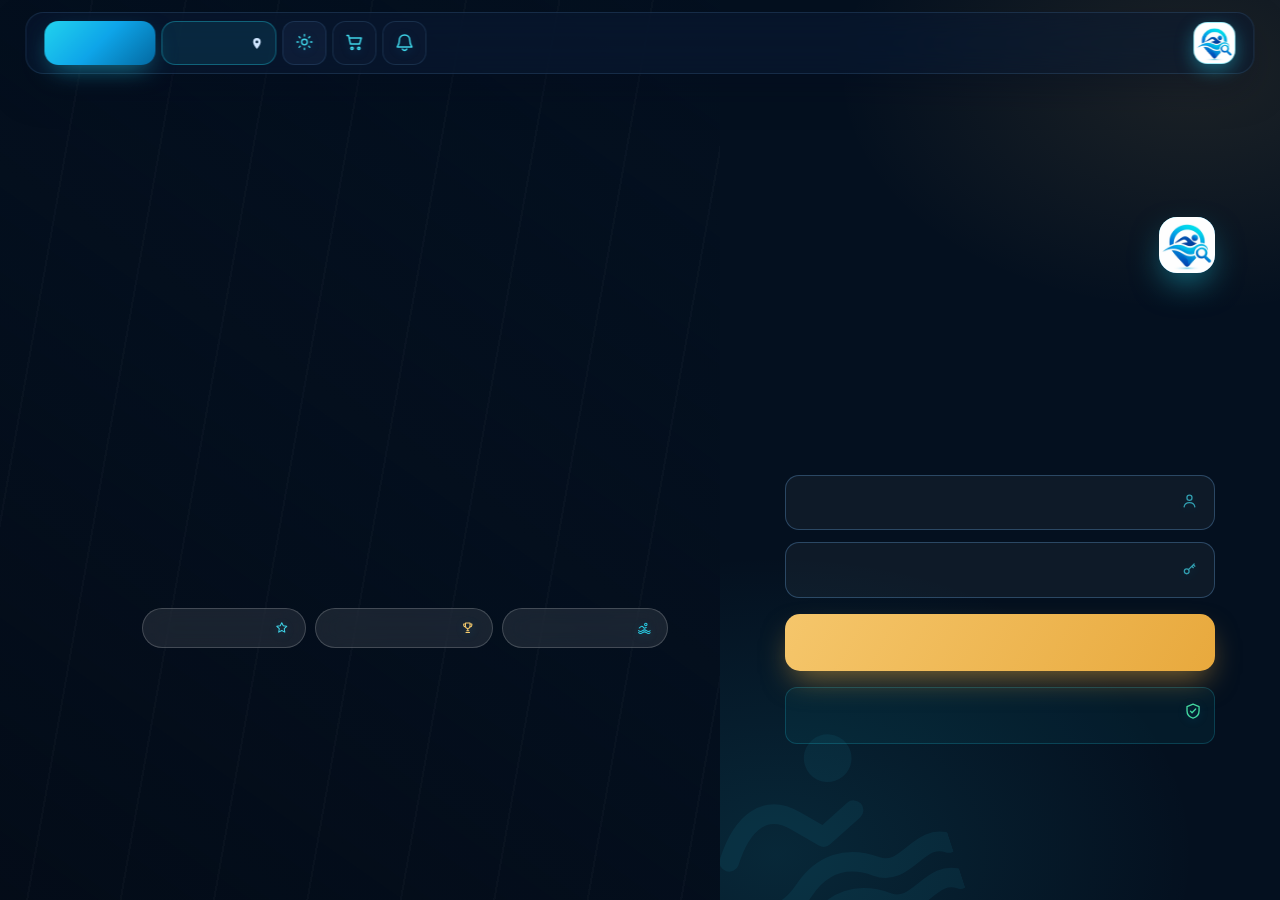
<file: index.html>
<!doctype html><html lang="fa" dir="rtl"><head><meta charset="utf-8">
<meta name="robots" content="noindex, nofollow">
<meta http-equiv="refresh" content="0; url=dashboard.html">
<title>در حال انتقال…</title></head>
<body><a href="dashboard.html">ادامه</a></body></html>
</file>
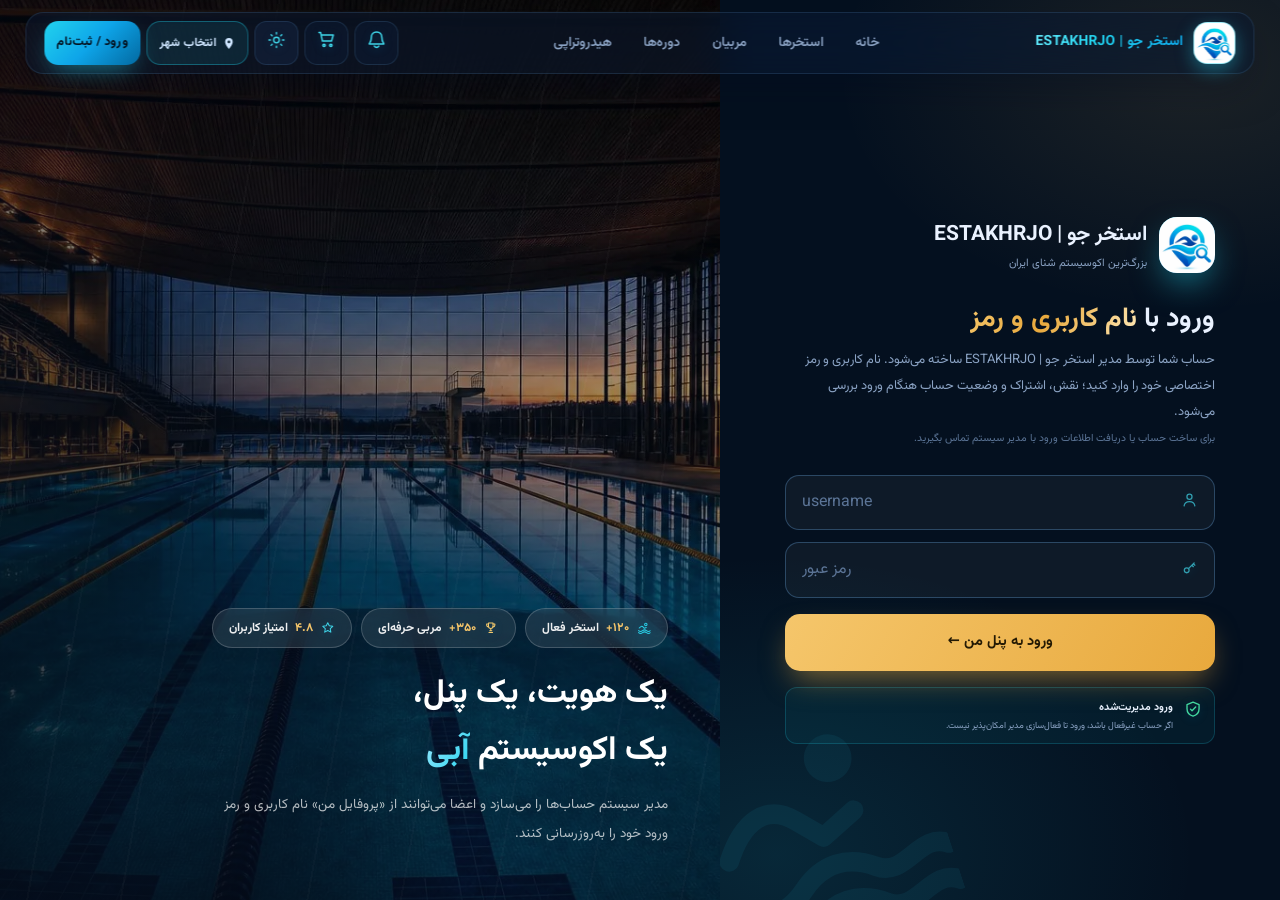
<file: dashboard.html>
<!DOCTYPE html>
<html lang="fa" dir="rtl" data-theme="dark">
<head>
<meta charset="UTF-8">
<meta http-equiv="Cache-Control" content="no-cache, no-store, must-revalidate">
<script>(function(){var u=new URL(location.href);if(u.searchParams.get("build")!=="ppf8"){u.searchParams.set("build","ppf8");location.replace(u.href);}})();</script>
<meta name="viewport" content="width=device-width, initial-scale=1.0, viewport-fit=cover">
<meta http-equiv="Content-Security-Policy" content="default-src 'self'; base-uri 'self'; object-src 'none'; script-src 'self' 'unsafe-inline'; style-src 'self' 'unsafe-inline'; font-src 'self' data:; img-src 'self' data: blob: https:; media-src 'self' data: blob:; connect-src 'self' https://mszrzhoezqrjvonxrefi.supabase.co; frame-src 'self' https://estakhrjo.ir https://www.estakhrjo.ir https://www.openstreetmap.org; worker-src 'self' blob:; form-action 'self'; upgrade-insecure-requests">
<meta name="referrer" content="strict-origin-when-cross-origin">
<meta name="robots" content="noindex, nofollow">
<title>داشبورد من — استخر جو | ESTAKHRJO</title>
<meta name="description" content="استخر جو | ESTAKHRJO — بزرگ‌ترین اکوسیستم شنای ایران؛ استخر، مربی، آموزش، تجهیزات و رزرو آنلاین">
<link rel="canonical" href="https://estakhrjo.ir/dashboard.html">
<meta property="og:site_name" content="استخر جو | ESTAKHRJO">
<meta property="og:locale" content="fa_IR">
<meta property="og:image" content="https://estakhrjo.ir/assets/estakhrjo-logo.webp">
<meta property="og:image:alt" content="لوگوی استخر جو | ESTAKHRJO">
<meta name="theme-color" content="#050d1a">
<meta name="referrer" content="strict-origin-when-cross-origin">
<link rel="icon" type="image/webp" href="assets/estakhrjo-mark.webp">
<link rel="stylesheet" href="css/app.css?v=2426">
<link rel="stylesheet" href="css/page-builder-runtime.css?v=4">
<link rel="stylesheet" href="css/experience-system.css?v=2505">
<link rel="stylesheet" href="css/cv-studio-admin.css?v=2411">
<link rel="stylesheet" href="css/cv-classic-executive.css?v=2411">
<link rel="stylesheet" href="css/page-builder.css?v=3">
<link rel="stylesheet" href="css/public-profile-panel.css?v=14">
<script>(function(){var t=localStorage.getItem('estakhrjo-theme')||localStorage.getItem('swimhub-theme')||'dark';localStorage.setItem('estakhrjo-theme',t);document.documentElement.setAttribute('data-theme',t);})();</script>
  <script src="js/seo-runtime.js?v=15ca7e7227" defer></script>
</head>
<body data-page="dashboard">

<div class="preloader" id="preloader">
  <div class="preloader-content">
    <img class="preloader-logo" src="assets/estakhrjo-mark.webp" width="72" height="72" alt="استخر جو">
    <div class="preloader-brand">استخر جو | ESTAKHRJO</div>
    <div class="preloader-bar"><span></span></div>
  </div>
</div>

<div class="announce">⚡ پیشنهاد ویژه مهر — ۲۰٪ تخفیف همه دوره‌ها با کد <b dir="ltr">MEHR20</b><a href="https://estakhrjo.ir/courses.html">مشاهده ←</a></div>
<div class="scroll-progress" id="scrollProgress"></div>
<header class="nav" id="nav">
  <div class="nav-inner container">
    <a href="https://estakhrjo.ir/index.html" class="nav-brand">
      <span class="nav-logo-w"><img class="nav-logo" src="assets/estakhrjo-mark.webp" width="42" height="42" alt=""></span>
      <span class="nav-name">استخر جو | ESTAKHRJO</span>
    </a>
    <nav class="nav-links" id="navLinks">
      <a href="https://estakhrjo.ir/index.html" data-lbl="nav-home">خانه</a>
      <a href="https://estakhrjo.ir/pools.html" data-lbl="nav-pools">استخرها</a>
      <a href="https://estakhrjo.ir/coaches.html" data-lbl="nav-coaches">مربیان</a>
      <a href="https://estakhrjo.ir/courses.html" data-lbl="nav-courses">دوره‌ها</a>
      <a href="https://estakhrjo.ir/hydro.html" data-lbl="nav-hydro">هیدروتراپی</a>
      <div class="nav-mobile-tools" aria-label="دسترسی‌های سریع موبایل">
        <button type="button" onclick="shLocModal(1)" aria-label="انتخاب شهر">📍 انتخاب شهر</button>
        <button type="button" onclick="toggleTheme()" aria-label="تغییر حالت رنگ">◐ تغییر تم</button>
        <a href="dashboard.html?build=ppf8&tab=inbox">💬 پیام‌ها</a>
        <a href="https://estakhrjo.ir/cart.html">🛒 سبد خرید</a>
      </div>
    </nav>
    <div class="nav-actions">
      <a href="dashboard.html?build=ppf8&tab=inbox" class="hdr-ic" title="صندوق پیام"><span>🔔</span><b class="hdr-badge" id="bellBadge" style="display:none">۳</b></a>
      <a href="https://estakhrjo.ir/cart.html" class="hdr-ic" title="سبد خرید"><span>🛒</span><b class="hdr-badge" id="cartBadge" style="display:none">۰</b></a>
      <button class="theme-toggle" onclick="toggleTheme()" title="تغییر تم"><span class="theme-ic">☀️</span></button>
      <button class="loc-pill" id="navLocBtn" onclick="shLocModal(1)" title="انتخاب استان و شهر" aria-label="انتخاب شهر"><svg viewBox="0 0 24 24" width="13" height="13" fill="currentColor"><path d="M12 2a7 7 0 0 0-7 7c0 5.25 7 13 7 13s7-7.75 7-13a7 7 0 0 0-7-7zm0 9.5A2.5 2.5 0 1 1 12 6.5a2.5 2.5 0 0 1 0 5z"/></svg><b id="navLocTxt">انتخاب شهر</b></button>
      <span id="navAuth"></span>
      <button class="nav-burger" onclick="document.getElementById('navLinks').classList.toggle('open')" aria-label="منو"><span></span><span></span><span></span></button>
    </div>
  </div>
</header>
<div class="orb orb-1"></div><div class="orb orb-2"></div><div class="orb orb-3"></div>
<div class="cursor-glow" id="cursorGlow"></div>
<main id="app"></main>

<footer class="footer">
  <div class="container">
    <div class="footer-glass">
      <div class="footer-grid">
        <div class="footer-brand">
          <div class="nav-brand"><span class="nav-logo-w"><img class="nav-logo" src="assets/estakhrjo-mark.webp" width="42" height="42" alt=""></span><span class="nav-name">استخر جو | ESTAKHRJO</span></div>
          <p>بزرگ‌ترین اکوسیستم شنای ایران — استخرها، مربیان حرفه‌ای، هیدروتراپی و فروشگاه تخصصی تجهیزات، همه در یک پلتفرم.</p>
          <div class="footer-social">
            <a href="#" title="اینستاگرام">📷</a><a href="#" title="تلگرام">✈️</a><a href="#" title="آپارات">▶️</a><a href="#" title="ایکس">𝕏</a>
          </div>
        </div>
        <div class="footer-col"><h4>کشف کنید</h4><a href="https://estakhrjo.ir/pools.html">استخرها</a><a href="https://estakhrjo.ir/coaches.html">مربیان برتر</a><a href="https://estakhrjo.ir/hydro.html">هیدروتراپی</a><a href="https://estakhrjo.ir/events.html">مسابقات</a></div>
        <div class="footer-col"><h4>کسب‌وکار</h4><a href="login.html">ثبت استخر</a><a href="login.html">همکاری مربیان</a><a href="https://estakhrjo.ir/jobs.html">فرصت‌های شغلی</a><a href="https://estakhrjo.ir/suppliers.html">تأمین‌کنندگان B2B</a><a href="https://estakhrjo.ir/resumes.html">برد رزومه</a></div>
        <div class="footer-col"><h4>خدمات</h4><a href="https://estakhrjo.ir/courses.html">دوره‌های آموزشی</a><a href="https://estakhrjo.ir/nearby.html">📍 نزدیک من</a><a href="https://estakhrjo.ir/chat.html">پیام‌رسان</a><a href="https://estakhrjo.ir/articles.html">مجله شنا</a></div>
        <div class="footer-col"><h4>عضویت در خبرنامه</h4>
          <p style="font-size:12px;color:var(--muted);margin-bottom:12px">از تخفیف‌های ویژه باخبر شوید</p>
          <form class="newsletter" onsubmit="event.preventDefault();toasglass('✓ عضو خبرنامه شدید');this.reset()">
            <input type="email" placeholder="ایمیل شما" dir="ltr" required>
            <button class="btn btn-primary" type="submit">→</button>
          </form>
        </div>
      </div>
      <div class="footer-bottom">
        <span>© ۱۴۰۵ استخر جو | ESTAKHRJO — ساخته‌شده با ❤️ برای جامعه شنا</span>
        <div style="display:flex;gap:14px;align-items:center">
          <span class="badge-ver" data-lbl="foot-badge">B.M</span>
        </div>
      </div>
    </div>
  </div>
</footer>
<nav class="bottom-nav">
  <a href="https://estakhrjo.ir/index.html"><span>🏠</span>خانه</a>
  <a href="https://estakhrjo.ir/pools.html"><span>🏊</span>استخرها</a>
  <a href="https://estakhrjo.ir/cart.html"><span>🛒</span>سبد</a>
  <a href="https://estakhrjo.ir/ads.html"><span>🛍️</span>آگهی‌ها</a>
  <a href="dashboard.html?build=ppf8"><span>👤</span>حساب من</a>
</nav>
<div class="m-sheet" id="mSheet" onclick="if(event.target===this)this.classList.remove('open')">
  <div class="m-sheet-card">
    <div class="ms-handle"></div>
    <a href="https://estakhrjo.ir/pools.html" class="ms-item">🏊 رزرو سریع سانس</a>
    <a href="https://estakhrjo.ir/ads.html" class="ms-item">➕ ثبت آگهی فروش رایگان</a>
    <a href="dashboard.html?build=ppf8&tab=inbox" class="ms-item">💬 پیام به پشتیبانی</a>
    <a href="https://estakhrjo.ir/nearby.html" class="ms-item">📍 نزدیک‌ترین‌ها</a>
  </div>
</div>
<button class="m-fab" onclick="document.getElementById('mSheet').classList.toggle('open')" aria-label="دسترسی سریع">✦</button>
<div class="toast" id="toast"></div>
<script src="js/data.js?v=15ca7e7227"></script>
<script src="js/supabase-config.js?v=15ca7e7227"></script>
<script src="js/cloud-auth.js?v=15ca7e7227"></script>
<script src="js/estakhrjo-icons.js?v=15ca7e7227" defer></script>
<script src="js/qrcode.min.js?v=15ca7e7227" defer></script>
<script src="js/sh-webp.js?v=15ca7e7227" defer></script>
<script src="js/profile-image-slots.js?v=15ca7e7227" defer></script>
<script src="js/public-profile-panel.js?v=15ca7e7227" defer></script>
<script src="js/page-builder-runtime.js?v=15ca7e7227" defer></script>
<script src="js/app.js?v=15ca7e7227" defer></script>
<script src="js/page-builder.js?v=15ca7e7227" defer></script>
<script src="js/effects.js?v=15ca7e7227" defer></script>

</body>
</html>
</file>
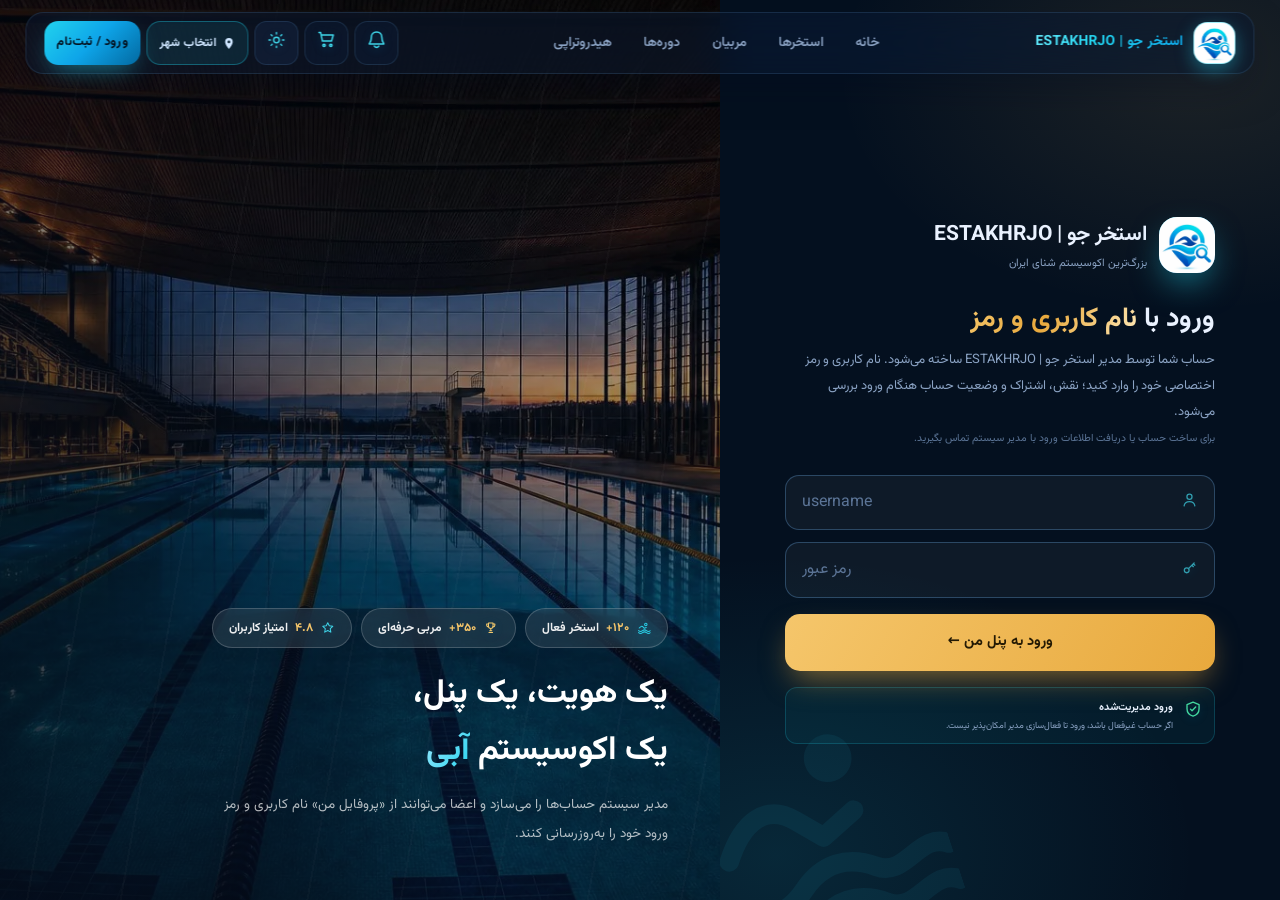
<file: login.html>
<!DOCTYPE html>
<html lang="fa" dir="rtl" data-theme="dark">
<head>
<meta charset="UTF-8">
<meta name="viewport" content="width=device-width, initial-scale=1.0, viewport-fit=cover">
<meta http-equiv="Content-Security-Policy" content="default-src 'self'; base-uri 'self'; object-src 'none'; script-src 'self' 'unsafe-inline'; style-src 'self' 'unsafe-inline'; font-src 'self' data:; img-src 'self' data: blob: https:; media-src 'self' data: blob:; connect-src 'self' https://mszrzhoezqrjvonxrefi.supabase.co; frame-src https://www.openstreetmap.org https://maps.google.com https://www.google.com; worker-src 'self' blob:; form-action 'self'; upgrade-insecure-requests">
<meta name="referrer" content="strict-origin-when-cross-origin">
<meta name="robots" content="noindex, nofollow">
<title>ورود کسب‌وکارها — استخر جو | ESTAKHRJO — استخر جو | ESTAKHRJO</title>
<meta name="description" content="استخر جو | ESTAKHRJO — بزرگ‌ترین اکوسیستم شنای ایران؛ استخر، مربی، آموزش، تجهیزات و رزرو آنلاین">
<link rel="canonical" href="https://estakhrjo.ir/login.html">
<meta property="og:site_name" content="استخر جو | ESTAKHRJO">
<meta property="og:locale" content="fa_IR">
<meta property="og:image" content="https://estakhrjo.ir/assets/estakhrjo-logo.webp">
<meta property="og:image:alt" content="لوگوی استخر جو | ESTAKHRJO">
<meta name="theme-color" content="#050d1a">
<meta name="referrer" content="strict-origin-when-cross-origin">
<link rel="icon" type="image/webp" href="assets/estakhrjo-mark.webp">
<link rel="stylesheet" href="css/app.css?v=2426">
<link rel="stylesheet" href="css/page-builder-runtime.css?v=4">
<link rel="stylesheet" href="css/experience-system.css?v=2505">
<link rel="stylesheet" href="css/cv-studio-admin.css?v=2411">
<link rel="stylesheet" href="css/cv-classic-executive.css?v=2411">
<script>(function(){var t=localStorage.getItem('estakhrjo-theme')||localStorage.getItem('swimhub-theme')||'dark';localStorage.setItem('estakhrjo-theme',t);document.documentElement.setAttribute('data-theme',t);})();</script>
  <script src="js/seo-runtime.js?v=15ca7e7227" defer></script>
</head>
<body data-page="login">

<div class="preloader" id="preloader">
  <div class="preloader-content">
    <img class="preloader-logo" src="assets/estakhrjo-mark.webp" width="72" height="72" alt="استخر جو">
    <div class="preloader-brand">استخر جو | ESTAKHRJO</div>
    <div class="preloader-bar"><span></span></div>
  </div>
</div>

<div class="announce">⚡ پیشنهاد ویژه مهر — ۲۰٪ تخفیف همه دوره‌ها با کد <b dir="ltr">MEHR20</b><a href="https://estakhrjo.ir/courses.html">مشاهده ←</a></div>
<div class="scroll-progress" id="scrollProgress"></div>
<header class="nav" id="nav">
  <div class="nav-inner container">
    <a href="https://estakhrjo.ir/index.html" class="nav-brand">
      <span class="nav-logo-w"><img class="nav-logo" src="assets/estakhrjo-mark.webp" width="42" height="42" alt=""></span>
      <span class="nav-name">استخر جو | ESTAKHRJO</span>
    </a>
    <nav class="nav-links" id="navLinks">
      <a href="https://estakhrjo.ir/index.html" data-lbl="nav-home">خانه</a>
      <a href="https://estakhrjo.ir/pools.html" data-lbl="nav-pools">استخرها</a>
      <a href="https://estakhrjo.ir/coaches.html" data-lbl="nav-coaches">مربیان</a>
      <a href="https://estakhrjo.ir/courses.html" data-lbl="nav-courses">دوره‌ها</a>
      <a href="https://estakhrjo.ir/hydro.html" data-lbl="nav-hydro">هیدروتراپی</a>
      <div class="nav-mobile-tools" aria-label="دسترسی‌های سریع موبایل">
        <button type="button" onclick="shLocModal(1)" aria-label="انتخاب شهر">📍 انتخاب شهر</button>
        <button type="button" onclick="toggleTheme()" aria-label="تغییر حالت رنگ">◐ تغییر تم</button>
        <a href="dashboard.html?build=ppf8&tab=inbox">💬 پیام‌ها</a>
        <a href="https://estakhrjo.ir/cart.html">🛒 سبد خرید</a>
      </div>
    </nav>
    <div class="nav-actions">
      <a href="dashboard.html?build=ppf8&tab=inbox" class="hdr-ic" title="صندوق پیام"><span>🔔</span><b class="hdr-badge" id="bellBadge" style="display:none">۳</b></a>
      <a href="https://estakhrjo.ir/cart.html" class="hdr-ic" title="سبد خرید"><span>🛒</span><b class="hdr-badge" id="cartBadge" style="display:none">۰</b></a>
      <button class="theme-toggle" onclick="toggleTheme()" title="تغییر تم"><span class="theme-ic">☀️</span></button>
      <button class="loc-pill" id="navLocBtn" onclick="shLocModal(1)" title="انتخاب استان و شهر" aria-label="انتخاب شهر"><svg viewBox="0 0 24 24" width="13" height="13" fill="currentColor"><path d="M12 2a7 7 0 0 0-7 7c0 5.25 7 13 7 13s7-7.75 7-13a7 7 0 0 0-7-7zm0 9.5A2.5 2.5 0 1 1 12 6.5a2.5 2.5 0 0 1 0 5z"/></svg><b id="navLocTxt">انتخاب شهر</b></button>
      <span id="navAuth"></span>
      <button class="nav-burger" onclick="document.getElementById('navLinks').classList.toggle('open')" aria-label="منو"><span></span><span></span><span></span></button>
    </div>
  </div>
</header>
<div class="orb orb-1"></div><div class="orb orb-2"></div><div class="orb orb-3"></div>
<div class="cursor-glow" id="cursorGlow"></div>
<main id="app"></main>

<footer class="footer">
  <div class="container">
    <div class="footer-glass">
      <div class="footer-grid">
        <div class="footer-brand">
          <div class="nav-brand"><span class="nav-logo-w"><img class="nav-logo" src="assets/estakhrjo-mark.webp" width="42" height="42" alt=""></span><span class="nav-name">استخر جو | ESTAKHRJO</span></div>
          <p>بزرگ‌ترین اکوسیستم شنای ایران — استخرها، مربیان حرفه‌ای، هیدروتراپی و فروشگاه تخصصی تجهیزات، همه در یک پلتفرم.</p>
          <div class="footer-social">
            <a href="#" title="اینستاگرام">📷</a><a href="#" title="تلگرام">✈️</a><a href="#" title="آپارات">▶️</a><a href="#" title="ایکس">𝕏</a>
          </div>
        </div>
        <div class="footer-col"><h4>کشف کنید</h4><a href="https://estakhrjo.ir/pools.html">استخرها</a><a href="https://estakhrjo.ir/coaches.html">مربیان برتر</a><a href="https://estakhrjo.ir/hydro.html">هیدروتراپی</a><a href="https://estakhrjo.ir/events.html">مسابقات</a></div>
        <div class="footer-col"><h4>کسب‌وکار</h4><a href="login.html">ثبت استخر</a><a href="login.html">همکاری مربیان</a><a href="https://estakhrjo.ir/jobs.html">فرصت‌های شغلی</a><a href="https://estakhrjo.ir/suppliers.html">تأمین‌کنندگان B2B</a><a href="https://estakhrjo.ir/resumes.html">برد رزومه</a></div>
        <div class="footer-col"><h4>خدمات</h4><a href="https://estakhrjo.ir/courses.html">دوره‌های آموزشی</a><a href="https://estakhrjo.ir/nearby.html">📍 نزدیک من</a><a href="https://estakhrjo.ir/chat.html">پیام‌رسان</a><a href="https://estakhrjo.ir/articles.html">مجله شنا</a></div>
        <div class="footer-col"><h4>عضویت در خبرنامه</h4>
          <p style="font-size:12px;color:var(--muted);margin-bottom:12px">از تخفیف‌های ویژه باخبر شوید</p>
          <form class="newsletter" onsubmit="event.preventDefault();toasglass('✓ عضو خبرنامه شدید');this.reset()">
            <input type="email" placeholder="ایمیل شما" dir="ltr" required>
            <button class="btn btn-primary" type="submit">→</button>
          </form>
        </div>
      </div>
      <div class="footer-bottom">
        <span>© ۱۴۰۵ استخر جو | ESTAKHRJO — ساخته‌شده با ❤️ برای جامعه شنا</span>
        <div style="display:flex;gap:14px;align-items:center">
          <span class="badge-ver" data-lbl="foot-badge">B.M</span>
        </div>
      </div>
    </div>
  </div>
</footer>
<nav class="bottom-nav">
  <a href="https://estakhrjo.ir/index.html"><span>🏠</span>خانه</a>
  <a href="https://estakhrjo.ir/pools.html"><span>🏊</span>استخرها</a>
  <a href="https://estakhrjo.ir/cart.html"><span>🛒</span>سبد</a>
  <a href="https://estakhrjo.ir/ads.html"><span>🛍️</span>آگهی‌ها</a>
  <a href="dashboard.html?build=ppf8"><span>👤</span>حساب من</a>
</nav>
<div class="m-sheet" id="mSheet" onclick="if(event.target===this)this.classList.remove('open')">
  <div class="m-sheet-card">
    <div class="ms-handle"></div>
    <a href="https://estakhrjo.ir/pools.html" class="ms-item">🏊 رزرو سریع سانس</a>
    <a href="https://estakhrjo.ir/ads.html" class="ms-item">➕ ثبت آگهی فروش رایگان</a>
    <a href="dashboard.html?build=ppf8&tab=inbox" class="ms-item">💬 پیام به پشتیبانی</a>
    <a href="https://estakhrjo.ir/nearby.html" class="ms-item">📍 نزدیک‌ترین‌ها</a>
  </div>
</div>
<button class="m-fab" onclick="document.getElementById('mSheet').classList.toggle('open')" aria-label="دسترسی سریع">✦</button>
<div class="toast" id="toast"></div>
<script src="js/data.js?v=15ca7e7227"></script>
<script src="js/supabase-config.js?v=15ca7e7227"></script>
<script src="js/cloud-auth.js?v=15ca7e7227"></script>
<script src="js/estakhrjo-icons.js?v=15ca7e7227" defer></script>
<script src="js/page-builder-runtime.js?v=15ca7e7227" defer></script>
<script src="js/sh-webp.js?v=15ca7e7227" defer></script>
<script src="js/app.js?v=15ca7e7227" defer></script>
<script src="js/effects.js?v=15ca7e7227" defer></script>

</body>
</html>
</file>
<file: css/app.css>
/* ════════════════════════════════════════════════════════════
   Estakhrjo — AQUA LUXE Design System v2
   Deep Ocean Luxury — Glassmorphism × Water Physics × Premium
   ════════════════════════════════════════════════════════════ */

/* ----------
   متغیرها
   ---------- */
:root {
  --bg: #050d1a;
  --bg-2: #0a1830;
  --card: rgba(14, 28, 52, .55);
  --card-solid: #0d1b33;
  --card-2: rgba(20, 38, 68, .5);
  --glass: rgba(13, 25, 48, .6);
  --border: rgba(120, 190, 255, .14);
  --border-strong: rgba(120, 190, 255, .28);
  --text: #eaf2ff;
  --muted: #8ba3c4;
  --muted2: #5b7496;
  --brand: #22d3ee;
  --brand-2: #0ea5e9;
  --brand-deep: #0369a1;
  --gold: #f5c66b;
  --pink: #f472b6;
  --ok: #34d399;
  --danger: #fb7185;
  --warn: #fbbf24;
  --grad-brand: linear-gradient(135deg, #22d3ee 0%, #0ea5e9 50%, #0369a1 100%);
  --grad-gold: linear-gradient(135deg, #f5c66b, #e8963c);
  --grad-text: linear-gradient(120deg, #67e8f9 0%, #22d3ee 40%, #0ea5e9 100%);
  --sh-sm: 0 4px 16px rgba(0, 8, 24, .3);
  --sh: 0 16px 44px -12px rgba(0, 10, 30, .5);
  --sh-lg: 0 32px 80px -20px rgba(0, 12, 36, .7);
  --glow-brand: 0 0 40px rgba(34, 211, 238, .35);
  --r-sm: 12px; --r: 18px; --r-lg: 24px; --r-xl: 32px;
  --font: 'Vazirmatn', system-ui, sans-serif;
}
[data-theme="light"] {
  --bg: #eef4fa; --bg-2: #e2ecf6;
  --card: rgba(255, 255, 255, .78); --card-solid: #ffffff; --card-2: rgba(248, 250, 252, .85);
  --glass: rgba(255, 255, 255, .72);
  --border: rgba(10, 80, 140, .12); --border-strong: rgba(10, 80, 140, .25);
  --text: #0b1a2e; --muted: #576d86;  /* 4.81:1 on --bg; the old #5b728c measured 4.48 and missed AA */ --muted2: #8ea5bd;
  --brand: #0891b2; --brand-2: #0284c7; --brand-deep: #0c4a6e;
  --sh-sm: 0 4px 16px rgba(30, 60, 100, .08);
  --sh: 0 16px 44px -12px rgba(30, 60, 100, .14);
  --sh-lg: 0 32px 80px -20px rgba(30, 60, 100, .2);
}

/* ---------- پایه ---------- */
*, *::before, *::after { margin: 0; padding: 0; box-sizing: border-box; }
html {
  scroll-behavior: smooth;
  /* Sideways scroll was only blocked on <body>, which the viewport ignores:
     <html> stayed scrollable, so a touch-drag panned the whole page and
     exposed empty space beside it. Lock it here as well.
     `clip` is preferred over `hidden` because `hidden` turns the element into
     a scroll container and that silently breaks every position:sticky inside
     it; `clip` does not. The `hidden` line above it is the fallback for
     browsers without `clip`. */
  overflow-x: hidden;
  overflow-x: clip;
  /* stop the horizontal rubber-band overscroll on touch */
  overscroll-behavior-x: none;
}
body {
  font-family: var(--font);
  background: var(--bg);
  color: var(--text);
  line-height: 1.75;
  direction: rtl;
  max-width: 100%;
  overflow-x: hidden;
  overflow-x: clip;
  transition: background .4s, color .4s;
}

/* Form controls carry an intrinsic min-width of roughly 210px (the default
   `size` attribute). Inside a grid or flex track that floor wins over
   `1fr`, the track refuses to shrink, and the whole page grows wider than
   the screen. This was the actual cause of the panel overflowing on every
   phone width. Opt every control out of that floor. */
input, select, textarea { min-width: 0; max-width: 100%; }

/* Nothing should be able to push the page sideways. */
img, video, canvas, svg, iframe, table, pre { max-width: 100%; }
a { text-decoration: none; color: inherit; }
button, input, select, textarea { font-family: inherit; }
img { max-width: 100%; display: block; }
::selection { background: var(--brand); color: #04121f; }
.container { max-width: 1240px; margin: 0 auto; padding: 0 24px; }
h1, h2, h3, h4 { line-height: 1.35; }

/* ---------- اسکرول‌بار ---------- */
::-webkit-scrollbar { width: 9px; height: 9px; }
::-webkit-scrollbar-track { background: transparent; }
::-webkit-scrollbar-thumb { background: var(--border-strong); border-radius: 20px; }
::-webkit-scrollbar-thumb:hover { background: var(--brand); }

/* ---------- پس‌زمینه محیطی (اورب‌ها) ---------- */
.orb { position: fixed; border-radius: 50%; filter: blur(90px); pointer-events: none; z-index: 0; opacity: .55; }
.orb-1 { width: 480px; height: 480px; background: radial-gradient(circle, rgba(34,211,238,.22), transparent 70%); top: -160px; left: -120px; animation: orbFloat 16s ease-in-out infinite; }
.orb-2 { width: 420px; height: 420px; background: radial-gradient(circle, rgba(14,165,233,.18), transparent 70%); bottom: 5%; right: -140px; animation: orbFloat 20s ease-in-out infinite reverse; }
.orb-3 { width: 360px; height: 360px; background: radial-gradient(circle, rgba(245,198,107,.1), transparent 70%); top: 45%; left: 30%; animation: orbFloat 24s ease-in-out infinite 4s; }
[data-theme="light"] .orb { opacity: .35; }
@keyframes orbFloat { 0%,100% { transform: translate(0,0) scale(1); } 33% { transform: translate(40px,-30px) scale(1.08); } 66% { transform: translate(-30px,25px) scale(.95); } }

/* ---------- کرسر نورانی ---------- */
.cursor-glow { position: fixed; width: 340px; height: 340px; border-radius: 50%; background: radial-gradient(circle, rgba(34,211,238,.09), transparent 65%); pointer-events: none; z-index: 1; transform: translate(-50%, -50%); transition: opacity .3s; opacity: 0; }
@media (hover: none) { .cursor-glow { display: none; } }

/* ---------- نوار پیشرفت اسکرول ---------- */
.scroll-progress { position: fixed; top: 0; right: 0; height: 3px; width: 0; background: var(--grad-brand); z-index: 300; box-shadow: 0 0 12px rgba(34,211,238,.8); transition: width .1s linear; border-radius: 0 0 0 4px; }

/* ---------- پره‌لودر ---------- */
.preloader { position: fixed; inset: 0; background: var(--bg); z-index: 9999; display: flex; align-items: center; justify-content: center; transition: opacity .7s ease, visibility .7s; }
.preloader.done { opacity: 0; visibility: hidden; }
.preloader-content { text-align: center; }
.preloader-logo { font-size: 54px; animation: preloadSwim 1.4s ease-in-out infinite; }
.preloader-brand { font-size: 26px; font-weight: 900; background: var(--grad-text); -webkit-background-clip: text; background-clip: text; -webkit-text-fill-color: transparent; margin-top: 8px; letter-spacing: .5px; }
.preloader-bar { width: 150px; height: 3px; background: var(--border); border-radius: 10px; margin: 18px auto 0; overflow: hidden; }
.preloader-bar span { display: block; height: 100%; width: 40%; background: var(--grad-brand); border-radius: 10px; animation: preloadBar 1.2s ease-in-out infinite; }
@keyframes preloadSwim { 0%,100% { transform: translateY(0) rotate(0); } 50% { transform: translateY(-14px) rotate(-8deg); } }
@keyframes preloadBar { 0% { transform: translateX(150px); } 100% { transform: translateX(-160px); } }

/* ---------- ناوبری شناور ---------- */
.nav { position: fixed; top: 14px; right: 50%; transform: translateX(50%); width: min(1240px, calc(100% - 32px)); z-index: 200; border-radius: 22px; background: var(--glass); backdrop-filter: blur(24px) saturate(160%); -webkit-backdrop-filter: blur(24px) saturate(160%); border: 1px solid var(--border); box-shadow: var(--sh); transition: all .35s ease; }
.nav.scrolled { top: 8px; border-color: var(--border-strong); box-shadow: var(--sh-lg); }
.nav-inner { display: flex; align-items: center; justify-content: space-between; gap: 14px; padding: 10px 20px; }
.nav-brand { display: flex; align-items: center; gap: 10px; font-weight: 800; font-size: 19px; }
.nav-logo-w { width: 42px; height: 42px; border-radius: 14px; background: var(--grad-brand); display: flex; align-items: center; justify-content: center; box-shadow: 0 6px 18px rgba(34, 211, 238, .4); position: relative; overflow: hidden; }
.nav-logo-w::after { content: ''; position: absolute; inset: 0; background: linear-gradient(105deg, transparent 40%, rgba(255,255,255,.5) 50%, transparent 60%); transform: translateX(120%); animation: sheen 4s ease infinite; }
.nav-logo { font-size: 22px; filter: drop-shadow(0 2px 4px rgba(0,0,0,.3)); }
.nav-name { background: var(--grad-text); -webkit-background-clip: text; background-clip: text; -webkit-text-fill-color: transparent; }
.nav-links { display: flex; gap: 2px; }
.nav-links a { padding: 9px 15px; border-radius: 12px; font-size: 13.5px; color: var(--muted); font-weight: 600; transition: all .25s; position: relative; }
.nav-links a:hover, .nav-links a.active { color: var(--brand); background: rgba(34, 211, 238, .1); }
.nav-actions { display: flex; align-items: center; gap: 9px; }
.theme-toggle { background: var(--card-2); border: 1px solid var(--border); border-radius: 12px; width: 40px; height: 40px; cursor: pointer; font-size: 16px; transition: all .3s; color: var(--text); }
.theme-toggle:hover { border-color: var(--brand); transform: rotate(20deg) scale(1.08); box-shadow: var(--glow-brand); }
.nav-bell { position: relative; width: 40px; height: 40px; display: inline-flex; align-items: center; justify-content: center; border-radius: 12px; background: var(--card-2); border: 1px solid var(--border); }
.badge-dot { position: absolute; top: -5px; left: -5px; background: var(--danger); color: #fff; font-size: 10px; font-weight: 800; min-width: 17px; height: 17px; border-radius: 20px; display: flex; align-items: center; justify-content: center; padding: 0 4px; box-shadow: 0 0 12px rgba(251, 113, 133, .7); }
.avatar { font-size: 19px; }
.nav-burger { display: none; flex-direction: column; gap: 4.5px; background: none; border: none; cursor: pointer; padding: 10px; }
.nav-burger span { width: 21px; height: 2.5px; background: var(--text); border-radius: 3px; transition: all .3s; }
@keyframes sheen { 0% { transform: translateX(120%); } 60%,100% { transform: translateX(-120%); } }

/* ---------- دکمه‌ها ---------- */
.btn { display: inline-flex; align-items: center; justify-content: center; gap: 8px; border: none; cursor: pointer; border-radius: 14px; font-size: 14px; font-weight: 700; padding: 12px 24px; transition: all .28s cubic-bezier(.34,1.56,.64,1); position: relative; overflow: hidden; letter-spacing: .2px; }
.btn::after { content: ''; position: absolute; inset: 0; background: linear-gradient(105deg, transparent 42%, rgba(255,255,255,.25) 50%, transparent 58%); transform: translateX(130%); transition: transform .6s ease; }
.btn:hover::after { transform: translateX(-130%); }
.btn:active { transform: scale(.96); }
.btn-primary { background: var(--grad-brand); color: #041220; box-shadow: 0 10px 26px -8px rgba(34, 211, 238, .55); }
.btn-primary:hover { transform: translateY(-2px); box-shadow: 0 16px 34px -8px rgba(34, 211, 238, .7), var(--glow-brand); }
.btn-gold { background: var(--grad-gold); color: #2a1a04; box-shadow: 0 10px 26px -8px rgba(245, 198, 107, .5); }
.btn-ghost { background: var(--card-2); color: var(--text); border: 1.5px solid var(--border); }
.btn-ghost:hover { border-color: var(--brand); color: var(--brand); transform: translateY(-2px); }
.btn-danger { background: linear-gradient(135deg, #fb7185, #e11d48); color: #fff; }
.btn-success { background: linear-gradient(135deg, #34d399, #059669); color: #fff; }
.btn-sm { padding: 8px 16px; font-size: 12.5px; border-radius: 11px; }
.btn-lg { padding: 15px 32px; font-size: 15.5px; border-radius: 16px; }
.btn-block { width: 100%; }
.badge-ver { font-size: 10.5px; background: rgba(34, 211, 238, .12); color: var(--brand); padding: 3px 12px; border-radius: 20px; font-weight: 800; border: 1px solid rgba(34, 211, 238, .25); }

/* ---------- هرو / قهرمان ---------- */
.hero { position: relative; min-height: 100vh; display: flex; align-items: center; padding: 130px 0 90px; overflow: hidden; }
#gl { position: absolute; inset: 0; z-index: 0; }
.hero-bg { position: absolute; inset: 0; z-index: 0; background-size: cover; background-position: center; opacity: .4; }
.hero-video-fallback { position: absolute; inset: 0; z-index: 1; background: radial-gradient(ellipse at 30% 20%, rgba(34,211,238,.12), transparent 50%), radial-gradient(ellipse at 75% 80%, rgba(14,165,233,.12), transparent 55%); }
.hero-bg::after { content: ''; position: absolute; inset: 0; background: linear-gradient(180deg, rgba(5,13,26,.45) 0%, rgba(5,13,26,.7) 60%, var(--bg) 100%); }
[data-theme="light"] .hero-bg::after { background: linear-gradient(180deg, rgba(238,244,250,.4) 0%, rgba(238,244,250,.75) 60%, var(--bg) 100%); }
.hero-wrap { position: relative; z-index: 3; width: 100%; }
.hero-badge { display: inline-flex; align-items: center; gap: 8px; background: rgba(34, 211, 238, .12); border: 1px solid rgba(34, 211, 238, .3); color: #9de9f8; padding: 9px 20px; border-radius: 40px; font-size: 13px; font-weight: 700; margin-bottom: 24px; backdrop-filter: blur(10px); box-shadow: 0 0 30px rgba(34, 211, 238, .15); animation: badgeGlow 3s ease-in-out infinite; }
[data-theme="light"] .hero-badge { color: var(--brand-deep); }
@keyframes badgeGlow { 0%,100% { box-shadow: 0 0 20px rgba(34, 211, 238, .15); } 50% { box-shadow: 0 0 40px rgba(34, 211, 238, .35); } }
.hero h1 { font-size: clamp(34px, 6.5vw, 72px); font-weight: 900; color: #fff; line-height: 1.2; margin-bottom: 18px; text-shadow: 0 8px 40px rgba(0, 0, 0, .5); letter-spacing: -.5px; }
[data-theme="light"] .hero h1 { color: var(--text); text-shadow: none; }
.hero h1 em { font-style: normal; background: var(--grad-text); -webkit-background-clip: text; background-clip: text; -webkit-text-fill-color: transparent; position: relative; }
.hero h1 .wave-word { display: inline-block; animation: titleWave 3.5s ease-in-out infinite; }
@keyframes titleWave { 0%,100% { transform: translateY(0); } 50% { transform: translateY(-8px); } }
.hero p { font-size: clamp(15px, 2vw, 19px); color: rgba(230, 240, 255, .82); max-width: 580px; margin-bottom: 36px; font-weight: 400; text-shadow: 0 2px 14px rgba(0,0,0,.4); }
[data-theme="light"] .hero p { color: var(--muted); text-shadow: none; }

/* ویجت جستجوی شیشه‌ای */
.glass-widget { background: var(--glass); backdrop-filter: blur(28px) saturate(170%); -webkit-backdrop-filter: blur(28px) saturate(170%); border: 1px solid var(--border-strong); border-radius: var(--r-xl); padding: 26px; box-shadow: var(--sh-lg), inset 0 1px 0 rgba(255,255,255,.08); position: relative; overflow: hidden; }
.glass-widget::before { content: ''; position: absolute; top: 0; right: 0; left: 0; height: 1.5px; background: linear-gradient(90deg, transparent, rgba(34,211,238,.7), transparent); }
.hero-search { max-width: 900px; }
.hero-search form, .hero-search-row { display: grid; grid-template-columns: 2fr 1.2fr 1fr auto; gap: 12px; }
.hero-search input, .hero-search select { padding: 15px 18px; border: 1.5px solid var(--border); border-radius: 15px; background: var(--card-2); font-size: 14.5px; color: var(--text); transition: all .25s; }
.hero-search input::placeholder { color: var(--muted2); }
.hero-search input:focus, .hero-search select:focus { outline: none; border-color: var(--brand); box-shadow: 0 0 0 4px rgba(34, 211, 238, .15); }
.hero-search-tags { display: flex; flex-wrap: wrap; gap: 9px; margin-top: 18px; }
.tag-chip { padding: 8px 16px; background: var(--card-2); border: 1.5px solid var(--border); border-radius: 40px; font-size: 12.5px; color: var(--muted); cursor: pointer; font-weight: 700; transition: all .25s; }
.tag-chip:hover { border-color: var(--brand); color: var(--brand); transform: translateY(-2px); background: rgba(34,211,238,.1); box-shadow: 0 8px 20px rgba(34,211,238,.2); }

/* اسکرول ایندیکیتور */
.scroll-hint { position: absolute; bottom: 28px; right: 50%; transform: translateX(50%); z-index: 3; display: flex; flex-direction: column; align-items: center; gap: 7px; color: var(--muted); font-size: 11px; font-weight: 600; }
.scroll-hint .mouse { width: 26px; height: 42px; border: 2px solid var(--border-strong); border-radius: 20px; position: relative; }
.scroll-hint .mouse::before { content: ''; position: absolute; top: 7px; right: 50%; transform: translateX(50%); width: 4px; height: 9px; background: var(--brand); border-radius: 4px; animation: scrollWheel 1.6s ease infinite; }
@keyframes scrollWheel { 0% { opacity: 1; transform: translateX(50%) translateY(0); } 100% { opacity: 0; transform: translateX(50%) translateY(16px); } }

/* ---------- تیکر برندها (مارکی) ---------- */
.ticker { border-block: 1px solid var(--border); background: var(--card); padding: 20px 0; overflow: hidden; position: relative; }
.ticker::before, .ticker::after { content: ''; position: absolute; top: 0; bottom: 0; width: 130px; z-index: 2; pointer-events: none; }
.ticker::before { right: 0; background: linear-gradient(270deg, transparent, var(--bg)); }
.ticker::after { left: 0; background: linear-gradient(90deg, transparent, var(--bg)); }
.ticker-track { display: flex; gap: 56px; width: max-content; animation: marquee 30s linear infinite; }
.ticker:hover .ticker-track { animation-play-state: paused; }
.ticker-item { display: flex; align-items: center; gap: 10px; font-size: 15px; font-weight: 800; color: var(--muted); white-space: nowrap; }
.ticker-item span { font-size: 22px; }
@keyframes marquee { 0% { transform: translateX(0); } 100% { transform: translateX(50%); } }

/* ---------- بخش‌ها ---------- */
.section { padding: 90px 0; position: relative; z-index: 2; }
.section-sm { padding: 56px 0; position: relative; z-index: 2; }
.sec-head { display: flex; justify-content: space-between; align-items: end; margin-bottom: 40px; flex-wrap: wrap; gap: 16px; }
.sec-title h2 { font-size: clamp(22px, 3.2vw, 34px); font-weight: 900; letter-spacing: -.3px; }
.sec-title h2 .grad { background: var(--grad-text); -webkit-background-clip: text; background-clip: text; -webkit-text-fill-color: transparent; }
.sec-title p { color: var(--muted); font-size: 14.5px; margin-top: 7px; }
.sec-kicker { display: inline-flex; align-items: center; gap: 7px; font-size: 12px; font-weight: 800; color: var(--brand); background: rgba(34,211,238,.1); border: 1px solid rgba(34,211,238,.25); padding: 5px 14px; border-radius: 30px; margin-bottom: 14px; }
.sec-link { color: var(--brand); font-weight: 800; font-size: 14px; display: inline-flex; align-items: center; gap: 6px; transition: all .25s; padding: 9px 18px; border-radius: 12px; border: 1.5px solid transparent; }
.sec-link:hover { gap: 12px; border-color: var(--border-strong); background: var(--card); }

/* ---------- کارت‌های شیشه‌ای ---------- */
.cards { display: grid; grid-template-columns: repeat(auto-fill, minmax(340px, 1fr)); gap: 24px; }
.features-grid { display: grid; grid-template-columns: repeat(auto-fit, minmax(230px, 1fr)); gap: 20px; }
.testi-grid { display: grid; grid-template-columns: repeat(auto-fit, minmax(280px, 1fr)); gap: 20px; }
.hero-eyebrow { display: inline-flex; }
.card { background: var(--card); border: 1px solid var(--border); border-radius: var(--r-lg); overflow: hidden; box-shadow: var(--sh-sm); transition: transform .45s cubic-bezier(.22,1,.36,1), box-shadow .45s, border-color .45s; display: flex; flex-direction: column; backdrop-filter: blur(16px); -webkit-backdrop-filter: blur(16px); position: relative; transform-style: preserve-3d; }
.card::before { content: ''; position: absolute; inset: 0; border-radius: inherit; padding: 1px; background: linear-gradient(135deg, rgba(34,211,238,.5), transparent 30%, transparent 70%, rgba(34,211,238,.3)); -webkit-mask: linear-gradient(#000 0 0) content-box, linear-gradient(#000 0 0); -webkit-mask-composite: xor; mask-composite: exclude; opacity: 0; transition: opacity .45s; pointer-events: none; z-index: 2; }
.card:hover { transform: translateY(-9px); box-shadow: var(--sh-lg), 0 0 50px rgba(34, 211, 238, .12); border-color: var(--border-strong); }
.card:hover::before { opacity: 1; }
.card-img { position: relative; height: 178px; overflow: hidden; }
.card-img .bg { position: absolute; inset: 0; font-size: 74px; display: flex; align-items: center; justify-content: center; transition: transform .6s ease; }
.card:hover .card-img .bg { transform: scale(1.12) rotate(-3deg); }
.card-img::after { content: ''; position: absolute; inset: 0; background: linear-gradient(180deg, transparent 35%, rgba(5, 13, 26, .6) 100%); }
.card-live { position: absolute; top: 13px; right: 13px; display: inline-flex; align-items: center; gap: 6px; background: rgba(4, 18, 32, .6); backdrop-filter: blur(10px); color: #a7f3d0; font-size: 11px; font-weight: 800; padding: 6px 13px; border-radius: 30px; z-index: 2; border: 1px solid rgba(52, 211, 153, .35); }
.card-live .dot { width: 7px; height: 7px; border-radius: 50%; background: #34d399; box-shadow: 0 0 10px #34d399; animation: pulse 1.6s infinite; }
.card-live.off { color: #fda4af; border-color: rgba(251, 113, 133, .35); }
.card-live.off .dot { background: #fb7185; box-shadow: 0 0 10px #fb7185; }
.card-ver { position: absolute; top: 13px; left: 13px; background: rgba(4, 18, 32, .6); backdrop-filter: blur(10px); color: #a5f3fc; font-size: 11px; font-weight: 800; padding: 6px 13px; border-radius: 30px; z-index: 2; border: 1px solid rgba(34, 211, 238, .35); }
.card-fav { position: absolute; bottom: 12px; left: 12px; z-index: 3; background: rgba(255, 255, 255, .92); backdrop-filter: blur(10px); border: none; width: 38px; height: 38px; border-radius: 50%; font-size: 16px; cursor: pointer; transition: all .25s cubic-bezier(.34,1.56,.64,1); box-shadow: 0 4px 14px rgba(0,0,0,.25); }
.card-fav:hover { transform: scale(1.2) rotate(-8deg); }
.card-fav.faved { background: #fb7185; box-shadow: 0 0 20px rgba(251, 113, 133, .6); }
.card-body { padding: 22px; flex: 1; display: flex; flex-direction: column; gap: 11px; }
.card-name { font-size: 17px; font-weight: 800; display: flex; justify-content: space-between; align-items: start; gap: 9px; }
.card-name .link:hover { color: var(--brand); }
.card-loc { font-size: 12.5px; color: var(--muted); }
.card-rate { display: flex; align-items: center; gap: 8px; font-size: 12.5px; }
.stars { color: var(--gold); font-size: 13px; letter-spacing: 1px; text-shadow: 0 0 12px rgba(245, 198, 107, .5); }
.rate-num { font-weight: 900; color: var(--text); }
.rate-cnt { color: var(--muted2); }
.card-tags { display: flex; flex-wrap: wrap; gap: 6px; }
.mini-tag { padding: 4px 11px; background: var(--card-2); border: 1px solid var(--border); border-radius: 30px; font-size: 11px; font-weight: 700; color: var(--muted); }
.card-foot { margin-top: auto; padding-top: 15px; border-top: 1px dashed var(--border); display: flex; justify-content: space-between; align-items: center; }
.price { font-weight: 900; color: var(--text); font-size: 15px; }
.price small { font-weight: 500; color: var(--muted); font-size: 11px; }
.occ-bar { height: 6px; background: var(--border); border-radius: 10px; overflow: hidden; margin-top: 5px; }
.occ-fill { display: block; height: 100%; border-radius: 10px; background: var(--grad-brand); transition: width .7s ease; box-shadow: 0 0 8px rgba(34,211,238,.5); }
.occ-fill.mid { background: linear-gradient(90deg, #fbbf24, #f59e0b); }
.occ-fill.high { background: linear-gradient(90deg, #fb7185, #e11d48); }

/* ---------- کارت مربی ---------- */
.coach-avatar { width: 96px; height: 96px; border-radius: 50%; display: flex; align-items: center; justify-content: center; font-size: 48px; border: 4px solid var(--card-2); box-shadow: 0 0 0 2px var(--border-strong), 0 12px 30px rgba(34, 211, 238, .25); transition: transform .4s; }
.card:hover .coach-avatar { transform: scale(1.07) rotate(4deg); }
.coach-badge { position: absolute; top: 15px; left: 15px; background: rgba(4, 18, 32, .6); backdrop-filter: blur(10px); color: #a5f3fc; font-size: 10.5px; font-weight: 800; padding: 5px 12px; border-radius: 30px; z-index: 2; border: 1px solid rgba(34, 211, 238, .35); }

/* ---------- اسلات سانس ---------- */
.slot { background: var(--card); border: 1px solid var(--border); border-radius: var(--r); padding: 20px; display: flex; flex-direction: column; gap: 9px; transition: all .3s cubic-bezier(.22,1,.36,1); backdrop-filter: blur(14px); position: relative; overflow: hidden; }
.slot::after { content: ''; position: absolute; top: 0; right: 0; width: 3px; height: 100%; background: var(--grad-brand); opacity: 0; transition: opacity .3s; }
.slot:hover { border-color: var(--brand); transform: translateY(-4px); box-shadow: var(--sh), 0 0 30px rgba(34, 211, 238, .12); }
.slot:hover::after { opacity: 1; }
.slot.full { opacity: .5; }
.slot-grid { display: grid; grid-template-columns: repeat(auto-fill, minmax(300px, 1fr)); gap: 16px; }
.slot-top { display: flex; justify-content: space-between; align-items: center; }
.slot-time { font-size: 23px; font-weight: 900; color: var(--text); font-variant-numeric: tabular-nums; }
.slot-kind { padding: 5px 13px; border-radius: 30px; font-size: 11px; font-weight: 800; }
.kind-free { background: rgba(34, 211, 238, .14); color: var(--brand); border: 1px solid rgba(34, 211, 238, .3); }
.kind-class { background: rgba(52, 211, 153, .14); color: var(--ok); border: 1px solid rgba(52, 211, 153, .3); }
.kind-kid { background: rgba(251, 191, 36, .14); color: var(--warn); border: 1px solid rgba(251, 191, 36, .3); }
.kind-women { background: rgba(244, 114, 182, .14); color: var(--pink); border: 1px solid rgba(244, 114, 182, .3); }
.slot-meta { font-size: 12.5px; color: var(--muted); display: flex; gap: 12px; flex-wrap: wrap; }
.cap.low { color: var(--danger); font-weight: 800; }
.slot-foot { display: flex; justify-content: space-between; align-items: center; margin-top: 4px; padding-top: 13px; border-top: 1px dashed var(--border); }

/* ---------- آمار ---------- */
.stats-strip { position: relative; z-index: 3; margin-top: -64px; }
.stats-grid { display: grid; grid-template-columns: repeat(4, 1fr); gap: 15px; }
.stat-pill { background: var(--glass); backdrop-filter: blur(22px); border: 1px solid var(--border-strong); border-radius: var(--r-lg); padding: 24px 18px; text-align: center; box-shadow: var(--sh); transition: all .35s; position: relative; overflow: hidden; }
.stat-pill::before { content: ''; position: absolute; top: 0; right: 0; left: 0; height: 2px; background: var(--grad-brand); opacity: 0; transition: opacity .3s; }
.stat-pill:hover { transform: translateY(-6px); border-color: var(--brand); box-shadow: var(--sh-lg), var(--glow-brand); }
.stat-pill:hover::before { opacity: 1; }
.stat-pill .num { font-size: clamp(26px, 3.4vw, 40px); font-weight: 900; background: var(--grad-text); -webkit-background-clip: text; background-clip: text; -webkit-text-fill-color: transparent; display: block; font-variant-numeric: tabular-nums; }
.stat-pill .lbl { font-size: 12.5px; color: var(--muted); font-weight: 600; }

/* ---------- جزئیات ---------- */
.detail-hero { position: relative; min-height: 360px; display: flex; align-items: flex-end; padding: 120px 0 40px; overflow: hidden; }
.detail-hero-bg { position: absolute; inset: 0; font-size: 90px; display: flex; align-items: center; justify-content: center; opacity: .3; filter: blur(1px); animation: bgFloat 8s ease-in-out infinite; }
@keyframes bgFloat { 0%,100% { transform: scale(1); } 50% { transform: scale(1.06); } }
.detail-hero::after { content: ''; position: absolute; inset: 0; background: linear-gradient(180deg, rgba(5,13,26,.3) 0%, var(--bg) 92%); }
.fact-grid { display: grid; grid-template-columns: repeat(auto-fit, minmax(160px, 1fr)); gap: 13px; margin: 22px 0; }
.fact { background: var(--card-2); border: 1px solid var(--border); border-radius: var(--r); padding: 16px 12px; text-align: center; transition: all .3s; }
.fact:hover { border-color: var(--brand); transform: translateY(-3px); box-shadow: 0 0 24px rgba(34, 211, 238, .14); }
.fact .fv { font-size: 20px; font-weight: 900; color: var(--brand); display: block; }
.fact .fl { font-size: 11.5px; color: var(--muted); }
.day-tabs { display: flex; gap: 9px; overflow-x: auto; padding-bottom: 12px; margin-bottom: 22px; }
.day-tab { flex-shrink: 0; padding: 12px 20px; border-radius: 15px; border: 1.5px solid var(--border); background: var(--card-2); cursor: pointer; font-size: 13.5px; font-weight: 700; color: var(--muted); transition: all .25s; text-align: center; min-width: 96px; }
.day-tab:hover { border-color: var(--brand); color: var(--brand); transform: translateY(-2px); }
.day-tab.active { border-color: var(--brand); background: rgba(34, 211, 238, .12); color: var(--brand); box-shadow: 0 0 22px rgba(34, 211, 238, .25); }
.day-tab .d-lbl { display: block; font-size: 10.5px; font-weight: 500; opacity: .8; }

/* ---------- نقدها ---------- */
.review { background: var(--card-2); border: 1px solid var(--border); border-radius: var(--r); padding: 19px; margin-bottom: 13px; transition: border-color .3s; }
.review:hover { border-color: var(--border-strong); }
.review-head { display: flex; justify-content: space-between; align-items: center; margin-bottom: 9px; flex-wrap: wrap; gap: 8px; }
.review-user { font-weight: 800; font-size: 14px; }
.criteria { display: flex; flex-wrap: wrap; gap: 7px; margin-top: 10px; }
.crit { font-size: 10.5px; padding: 4px 11px; border-radius: 30px; background: var(--card-2); color: var(--muted); border: 1px solid var(--border); }

/* ---------- پنل‌ها ---------- */
.panel { background: var(--card); border: 1px solid var(--border); border-radius: var(--r-lg); padding: 26px; box-shadow: var(--sh-sm); backdrop-filter: blur(16px); position: relative; }
.panel h3 { font-size: 17px; font-weight: 900; margin-bottom: 19px; display: flex; align-items: center; gap: 9px; }
.panel-grid { display: grid; grid-template-columns: repeat(auto-fit, minmax(320px, 1fr)); gap: 20px; }

/* ---------- جداول ---------- */
.table-card { background: var(--card); border: 1px solid var(--border); border-radius: var(--r); overflow: hidden; }
table { width: 100%; border-collapse: collapse; font-size: 13px; }
thead th { background: var(--card-2); padding: 13px 15px; text-align: right; font-size: 11px; color: var(--muted); font-weight: 800; border-bottom: 1px solid var(--border); white-space: nowrap; letter-spacing: .3px; }
tbody td { padding: 13px 15px; border-bottom: 1px solid var(--border); white-space: nowrap; vertical-align: middle; }
tbody tr { transition: background .2s; }
tbody tr:hover { background: rgba(34, 211, 238, .05); }
tbody tr:last-child td { border-bottom: none; }
.t-status { padding: 4px 14px; border-radius: 30px; font-size: 11px; font-weight: 800; }
.st-paid { background: rgba(52, 211, 153, .14); color: var(--ok); border: 1px solid rgba(52, 211, 153, .3); }
.st-cancelled { background: rgba(251, 113, 133, .14); color: var(--danger); border: 1px solid rgba(251, 113, 133, .3); }
.st-used { background: rgba(165, 180, 252, .14); color: #a5b4fc; border: 1px solid rgba(165, 180, 252, .3); }
.st-open { background: rgba(52, 211, 153, .14); color: var(--ok); }
.st-closed { background: rgba(251, 113, 133, .14); color: var(--danger); }

/* ---------- فرم‌ها ---------- */
.fg { margin-bottom: 18px; }
.fg label { display: block; font-size: 13px; font-weight: 800; margin-bottom: 7px; }
.fg input, .fg select, .fg textarea { width: 100%; padding: 13px 16px; border: 1.5px solid var(--border); border-radius: 13px; font-size: 14px; background: var(--card-2); color: var(--text); transition: all .25s; }
.fg input::placeholder { color: var(--muted2); }
.fg input:focus, .fg select:focus, .fg textarea:focus { outline: none; border-color: var(--brand); box-shadow: 0 0 0 4px rgba(34, 211, 238, .15); }
.fg .hint { font-size: 11px; color: var(--muted2); margin-top: 5px; }
.alert { padding: 14px 19px; border-radius: 13px; margin-bottom: 20px; font-size: 13.5px; display: flex; align-items: center; gap: 10px; }
.alert-info { background: rgba(34, 211, 238, .1); color: var(--brand); border: 1px solid rgba(34, 211, 238, .3); }
.alert-error { background: rgba(251, 113, 133, .1); color: var(--danger); border: 1px solid rgba(251, 113, 133, .3); }

/* ---------- نقش‌ها (ثبت‌نام) ---------- */
.role-pick { display: grid; grid-template-columns: repeat(auto-fill, minmax(105px, 1fr)); gap: 9px; margin: 10px 0; }
.role-opt { border: 1.5px solid var(--border); border-radius: 15px; padding: 14px 8px; text-align: center; cursor: pointer; transition: all .25s; background: var(--card-2); }
.role-opt:hover { border-color: var(--brand); transform: translateY(-2px); }
.role-opt.sel { border-color: var(--brand); background: rgba(34, 211, 238, .1); box-shadow: 0 0 24px rgba(34, 211, 238, .2); }
.role-opt .r-ic { font-size: 26px; display: block; margin-bottom: 6px; }
.role-opt .r-lbl { font-size: 11.5px; font-weight: 800; }

/* ---------- داشبورد ---------- */
.dash-head { background: var(--card); border-bottom: 1px solid var(--border); padding: 94px 0 20px; backdrop-filter: blur(16px); position: relative; z-index: 2; }
.dash-user { display: flex; align-items: center; gap: 15px; }
.dash-avatar { width: 58px; height: 58px; border-radius: 18px; background: var(--grad-brand); display: flex; align-items: center; justify-content: center; font-size: 28px; box-shadow: 0 8px 22px rgba(34, 211, 238, .35); }
.dash-tabs { display: flex; gap: 5px; margin-top: 20px; overflow-x: auto; padding-bottom: 4px; }
.d-tab { padding: 10px 20px; border-radius: 13px; font-size: 13px; font-weight: 700; color: var(--muted); white-space: nowrap; transition: all .25s; border: 1px solid transparent; }
.d-tab:hover { color: var(--brand); }
.d-tab.active { background: var(--grad-brand); color: #041220; box-shadow: 0 6px 20px rgba(34, 211, 238, .4); }
.dash-body { padding: 28px 0 50px; position: relative; z-index: 2; }
.kpi-grid { display: grid; grid-template-columns: repeat(auto-fit, minmax(200px, 1fr)); gap: 15px; margin-bottom: 26px; }
.kpi { background: var(--card); border: 1px solid var(--border); border-radius: var(--r); padding: 22px; box-shadow: var(--sh-sm); transition: all .3s; position: relative; overflow: hidden; }
.kpi::after { content: ''; position: absolute; bottom: 0; right: 0; left: 0; height: 2.5px; background: var(--grad-brand); }
.kpi:hover { transform: translateY(-4px); border-color: var(--border-strong); box-shadow: var(--sh); }
.kpi .k-ic { font-size: 24px; margin-bottom: 9px; display: block; }
.kpi .k-num { font-size: 25px; font-weight: 900; display: block; font-variant-numeric: tabular-nums; }
.kpi .k-lbl { font-size: 12px; color: var(--muted); font-weight: 600; }

/* ---------- کیف پول ---------- */
.wallet-hero { background: var(--card); border: 1px solid var(--border-strong); border-radius: var(--r-xl); padding: 32px; display: flex; justify-content: space-between; align-items: center; flex-wrap: wrap; gap: 20px; box-shadow: var(--sh); position: relative; overflow: hidden; }
.wallet-hero::before { content: ''; position: absolute; left: 26px; top: 50%; width: 110px; height: 110px; transform: translateY(-50%); opacity: .09; background: var(--brand); -webkit-mask: url("data:image/svg+xml,%3Csvg xmlns='http://www.w3.org/2000/svg' viewBox='0 0 24 24'%3E%3Cpath fill='none' stroke='black' stroke-width='1.8' stroke-linecap='round' stroke-linejoin='round' d='M4.2 6.1h14.3a1.8 1.8 0 0 1 1.8 1.8v10.2a1.8 1.8 0 0 1-1.8 1.8H5.5a2.3 2.3 0 0 1-2.3-2.3V6.5A2.3 2.3 0 0 1 5.5 4.2h12M15.4 12h4.9v3.2h-4.9a1.6 1.6 0 1 1 0-3.2Z'/%3E%3C/svg%3E") center/contain no-repeat; mask: url("data:image/svg+xml,%3Csvg xmlns='http://www.w3.org/2000/svg' viewBox='0 0 24 24'%3E%3Cpath fill='none' stroke='black' stroke-width='1.8' stroke-linecap='round' stroke-linejoin='round' d='M4.2 6.1h14.3a1.8 1.8 0 0 1 1.8 1.8v10.2a1.8 1.8 0 0 1-1.8 1.8H5.5a2.3 2.3 0 0 1-2.3-2.3V6.5A2.3 2.3 0 0 1 5.5 4.2h12M15.4 12h4.9v3.2h-4.9a1.6 1.6 0 1 1 0-3.2Z'/%3E%3C/svg%3E") center/contain no-repeat; }
.wallet-hero::after { content: ''; position: absolute; top: -60px; right: -60px; width: 220px; height: 220px; border-radius: 50%; background: radial-gradient(circle, rgba(34, 211, 238, .18), transparent 70%); }
.wallet-num { font-size: clamp(30px, 4.5vw, 44px); font-weight: 900; background: var(--grad-text); -webkit-background-clip: text; background-clip: text; -webkit-text-fill-color: transparent; font-variant-numeric: tabular-nums; }
.wallet-lbl { color: var(--muted); font-size: 13px; margin-bottom: 5px; font-weight: 600; }
.charge-row { display: flex; gap: 9px; flex-wrap: wrap; }
.charge-btn { padding: 10px 17px; border: 1.5px solid var(--border); border-radius: 12px; background: var(--card-2); cursor: pointer; font-size: 12.5px; font-weight: 800; transition: all .25s; color: var(--text); }
.charge-btn:hover { border-color: var(--brand); color: var(--brand); transform: translateY(-2px); box-shadow: 0 0 18px rgba(34, 211, 238, .2); }

/* ---------- بلیت ---------- */
.ticket { background: var(--card); border: 1px dashed var(--border-strong); border-radius: var(--r-xl); max-width: 450px; margin: 34px auto; overflow: hidden; box-shadow: var(--sh-lg); position: relative; backdrop-filter: blur(18px); }
.ticket::before, .ticket::after { content: ''; position: absolute; width: 34px; height: 34px; border-radius: 50%; background: var(--bg); top: 50%; border: 1px dashed var(--border-strong); }
.ticket::before { right: -19px; transform: translateY(-50%); }
.ticket::after { left: -19px; transform: translateY(-50%); }
.ticket-head { background: var(--grad-brand); color: #04121f; padding: 22px; text-align: center; font-weight: 800; }
.ticket-head h2 { font-size: 20px; margin-bottom: 4px; }
.ticket-body { padding: 28px; text-align: center; }
.ticket-qr { margin: 16px auto; padding: 14px; background: #fff; border-radius: 18px; display: inline-block; box-shadow: 0 10px 34px rgba(0,0,0,.25); }
.ticket-code { font-size: 22px; font-weight: 900; letter-spacing: 3px; margin-top: 10px; font-family: monospace, var(--font); }
.ticket-meta { display: grid; grid-template-columns: 1fr 1fr; gap: 10px; margin-top: 22px; text-align: right; }
.tm { background: var(--card-2); border-radius: 13px; padding: 11px 15px; border: 1px solid var(--border); }
.tm .tl { font-size: 10.5px; color: var(--muted); }
.tm .tv { font-size: 13px; font-weight: 800; }

/* ---------- فیلترها ---------- */
.filter-bar { background: var(--card); border: 1px solid var(--border); border-radius: var(--r-lg); padding: 18px 22px; margin-bottom: 28px; box-shadow: var(--sh-sm); backdrop-filter: blur(14px); }
.filter-row { display: flex; flex-wrap: wrap; gap: 10px; align-items: center; }
.filter-row .lbl { font-size: 12.5px; font-weight: 800; color: var(--muted); }
.filter-chip { padding: 8px 17px; border: 1.5px solid var(--border); border-radius: 40px; font-size: 12.5px; font-weight: 700; color: var(--muted); cursor: pointer; transition: all .25s; background: var(--card-2); }
.filter-chip:hover { border-color: var(--brand); color: var(--brand); transform: translateY(-2px); }
.filter-chip.on { background: var(--grad-brand); color: #041220; border-color: transparent; box-shadow: 0 6px 18px rgba(34, 211, 238, .45); }
.fd { display: flex; flex-direction: column; gap: 5px; }
.fd label { font-size: 11px; font-weight: 800; color: var(--muted); }
.fd select, .fd input { padding: 10px 14px; border: 1.5px solid var(--border); border-radius: 11px; font-size: 13px; background: var(--card-2); color: var(--text); }
.fd select:focus, .fd input:focus { outline: none; border-color: var(--brand); }

/* ---------- فیچر تایل ---------- */
.feature-tile { background: var(--card); border: 1px solid var(--border); border-radius: var(--r-lg); padding: 30px 24px; text-align: center; transition: all .35s cubic-bezier(.22,1,.36,1); position: relative; overflow: hidden; backdrop-filter: blur(14px); }
.feature-tile::before { content: ''; position: absolute; top: -50%; right: -50%; width: 100%; height: 100%; background: radial-gradient(circle, rgba(34, 211, 238, .12), transparent 70%); opacity: 0; transition: opacity .4s; }
.feature-tile:hover { transform: translateY(-8px); border-color: var(--brand); box-shadow: var(--sh-lg), 0 0 44px rgba(34, 211, 238, .15); }
.feature-tile:hover::before { opacity: 1; }
.feature-tile .f-ic { font-size: 46px; display: block; margin-bottom: 15px; transition: transform .35s; }
.feature-tile:hover .f-ic { transform: scale(1.15) translateY(-4px); }
.feature-tile h3 { font-size: 16px; margin-bottom: 8px; font-weight: 800; }
.feature-tile p { font-size: 12.5px; color: var(--muted); }

/* ---------- بنر CTA ---------- */
.promo-banner { background: var(--card); border: 1px solid var(--border-strong); border-radius: var(--r-xl); padding: 54px 40px; text-align: center; box-shadow: var(--sh-lg); position: relative; overflow: hidden; }
.promo-banner::before { content: ''; position: absolute; width: 300px; height: 300px; border-radius: 50%; background: radial-gradient(circle, rgba(34, 211, 238, .18), transparent 70%); top: -130px; left: -130px; }
.promo-banner::after { content: ''; position: absolute; width: 240px; height: 240px; border-radius: 50%; background: radial-gradient(circle, rgba(245, 198, 107, .12), transparent 70%); bottom: -110px; right: -110px; }
.promo-banner > * { position: relative; z-index: 1; }

/* ---------- نظرات مشتریان ---------- */
.testi { background: var(--card); border: 1px solid var(--border); border-radius: var(--r-lg); padding: 26px; backdrop-filter: blur(14px); position: relative; }
.testi::before { content: '❝'; position: absolute; top: 14px; left: 20px; font-size: 44px; color: var(--brand); opacity: .25; }
.testi-rate { color: var(--gold); font-size: 14px; margin-bottom: 10px; }
.testi-text { font-size: 14px; color: var(--muted); line-height: 1.9; }
.testi-user { display: flex; align-items: center; gap: 12px; margin-top: 16px; }
.testi-avatar { width: 42px; height: 42px; border-radius: 50%; background: var(--grad-brand); display: flex; align-items: center; justify-content: center; font-size: 20px; }
.testi-name { font-size: 13.5px; font-weight: 800; }
.testi-role { font-size: 11px; color: var(--muted2); }

/* ---------- تگ‌ها ---------- */
.tag { display: inline-block; padding: 4px 13px; border-radius: 30px; font-size: 11px; font-weight: 800; }
.tag-ok { background: rgba(52, 211, 153, .14); color: var(--ok); border: 1px solid rgba(52, 211, 153, .3); }
.tag-warn { background: rgba(251, 191, 36, .14); color: var(--warn); border: 1px solid rgba(251, 191, 36, .3); }
.tag-danger { background: rgba(251, 113, 133, .14); color: var(--danger); border: 1px solid rgba(251, 113, 133, .3); }
.tag-brand { background: rgba(34, 211, 238, .14); color: var(--brand); border: 1px solid rgba(34, 211, 238, .3); }
.tag-gray { background: var(--card-2); color: var(--muted); border: 1px solid var(--border); }
.tag-gold { background: rgba(245, 198, 107, .16); color: var(--gold); border: 1px solid rgba(245, 198, 107, .35); }

/* ---------- خالی ---------- */
.empty { text-align: center; padding: 60px 20px; color: var(--muted2); }
.empty .e-ic { font-size: 54px; display: block; margin-bottom: 15px; opacity: .7; }

/* ---------- خبرنامه ---------- */
.newsletter { display: flex; gap: 8px; }
.newsletter input { flex: 1; padding: 11px 15px; border: 1.5px solid var(--border); border-radius: 12px; background: var(--card-2); color: var(--text); font-size: 13px; }
.newsletter input:focus { outline: none; border-color: var(--brand); }

/* ---------- فوتر ---------- */
.footer { margin-top: 80px; padding-bottom: 20px; position: relative; z-index: 2; }
.footer-glass { background: var(--card); border: 1px solid var(--border); border-radius: var(--r-xl); padding: 48px 44px 26px; backdrop-filter: blur(18px); box-shadow: var(--sh); }
.footer-grid { display: grid; grid-template-columns: 2fr 1fr 1fr 1.2fr; gap: 38px; }
.footer-brand p { color: var(--muted); font-size: 13px; margin: 14px 0 18px; }
.footer-social { display: flex; gap: 9px; }
.footer-social a { width: 40px; height: 40px; border-radius: 12px; background: var(--card-2); border: 1px solid var(--border); display: flex; align-items: center; justify-content: center; font-size: 17px; transition: all .25s; }
.footer-social a:hover { border-color: var(--brand); transform: translateY(-3px); box-shadow: 0 0 20px rgba(34, 211, 238, .25); }
.footer-col h4 { font-size: 14px; font-weight: 900; margin-bottom: 17px; color: var(--brand); }
.footer-col a { display: block; font-size: 13px; color: var(--muted); margin-bottom: 10px; transition: all .2s; }
.footer-col a:hover { color: var(--brand); transform: translateX(-4px); display: inline-block; }
.footer-bottom { margin-top: 38px; padding-top: 20px; border-top: 1px solid var(--border); display: flex; justify-content: space-between; align-items: center; font-size: 12px; color: var(--muted); flex-wrap: wrap; gap: 10px; }

/* ---------- ناوبری پایین موبایل ---------- */
.bottom-nav { position: fixed; bottom: 12px; right: 14px; left: 14px; z-index: 250; background: var(--glass); backdrop-filter: blur(26px) saturate(160%); border: 1px solid var(--border-strong); border-radius: 20px; display: none; padding: 6px 4px calc(6px + env(safe-area-inset-bottom)); box-shadow: var(--sh-lg); }
.bottom-nav a { flex: 1; display: flex; flex-direction: column; align-items: center; gap: 3px; font-size: 10px; color: var(--muted); font-weight: 700; padding: 7px 0; border-radius: 14px; transition: all .25s; }
.bottom-nav a span { font-size: 20px; transition: transform .25s; }
.bottom-nav a.active { color: var(--brand); background: rgba(34, 211, 238, .12); }
.bottom-nav a.active span { transform: translateY(-2px) scale(1.1); }

/* ---------- انیمیشن‌های ورود ---------- */
.reveal { opacity: 0; transform: translateY(44px); transition: opacity .8s cubic-bezier(.22,1,.36,1), transform .8s cubic-bezier(.22,1,.36,1); will-change: opacity, transform; }
.reveal.in { opacity: 1; transform: none; }
.reveal-delay-1 { transition-delay: .1s; }
.reveal-delay-2 { transition-delay: .2s; }
.reveal-delay-3 { transition-delay: .3s; }
.reveal-delay-4 { transition-delay: .4s; }
.anim-up { animation: fadeUp .75s cubic-bezier(.22,1,.36,1) both; }
.anim-up-2 { animation: fadeUp .75s .15s cubic-bezier(.22,1,.36,1) both; }
.anim-up-3 { animation: fadeUp .75s .3s cubic-bezier(.22,1,.36,1) both; }
.anim-up-4 { animation: fadeUp .75s .45s cubic-bezier(.22,1,.36,1) both; }
@keyframes fadeUp { from { opacity: 0; transform: translateY(30px); } to { opacity: 1; transform: none; } }
@keyframes pulse { 0%,100% { opacity: 1; } 50% { opacity: .35; } }
@keyframes float { 0%,100% { transform: translateY(0); } 50% { transform: translateY(-9px); } }

/* ---------- Toast ---------- */
.toast { position: fixed; bottom: 100px; right: 50%; transform: translateX(50%) translateY(20px); background: var(--card-solid); color: var(--text); border: 1px solid var(--border-strong); padding: 13px 26px; border-radius: 15px; font-size: 13.5px; font-weight: 700; z-index: 999; opacity: 0; pointer-events: none; transition: all .35s cubic-bezier(.34,1.56,.64,1); box-shadow: var(--sh-lg); }
.toast.show { opacity: 1; transform: translateX(50%) translateY(0); }

/* ---------- شبکه‌ها ---------- */
.grid-4 { display: grid; grid-template-columns: repeat(4, 1fr); gap: 18px; }
.grid-3 { display: grid; grid-template-columns: repeat(3, 1fr); gap: 20px; }
.grid-2 { display: grid; grid-template-columns: repeat(2, 1fr); gap: 20px; }
@media (max-width: 1000px) { .grid-4, .grid-3 { grid-template-columns: repeat(2, 1fr); } }
@media (max-width: 640px) { .grid-4, .grid-3, .grid-2 { grid-template-columns: 1fr; } }

/* ---------- واکنش‌گرا ---------- */
@media (max-width: 860px) {
  .nav { top: 8px; width: calc(100% - 20px); }
  .nav-links { position: fixed; top: 70px; right: 10px; width: min(300px, 88vw); background: var(--card-solid); border: 1px solid var(--border-strong); flex-direction: column; padding: 20px; border-radius: 20px; transform: translateX(115%); transition: transform .35s cubic-bezier(.22,1,.36,1); z-index: 99; box-shadow: var(--sh-lg); }
  .nav-links.open { transform: translateX(0); }
  .nav-links a { padding: 13px 16px; font-size: 15px; border-bottom: 1px solid var(--border); }
  .nav-burger { display: flex; }
  .hero { min-height: auto; padding: 120px 0 100px; }
  .hero-search form, .hero-search-row { grid-template-columns: 1fr; }
  .stats-grid { grid-template-columns: repeat(2, 1fr); }
  .cards { grid-template-columns: 1fr; }
  .footer-grid { grid-template-columns: 1fr 1fr; gap: 26px; }
  .footer-glass { padding: 32px 24px 22px; }
  .bottom-nav { display: flex; }
  body { padding-bottom: 78px; }
  .fact-grid { grid-template-columns: repeat(2, 1fr); }
  .slot-grid { grid-template-columns: 1fr; }
  .ticket-meta { grid-template-columns: 1fr; }
  .dash-head { padding-top: 84px; }
  .sec-head { margin-bottom: 26px; }
}

/* ---------- چاپ بلیت ---------- */
@media print {
  .nav, .footer, .bottom-nav, .cursor-glow, .orb, .scroll-progress, .preloader, button, .toast, .alert { display: none !important; }
  body { padding: 0 !important; background: #fff !important; }
  .ticket { border: 2px dashed #000; box-shadow: none; max-width: 100%; background: #fff; color: #000; }
}

/* ================================================================
   v2 — قابلیت‌های جدید: منوی بیشتر، چت، تقویم مربی، دوره‌ها، B2B
   ================================================================ */

/* ---------- منوی کشویی «بیشتر» ---------- */
.nav-more-wrap { position: relative; }
.nav-more { position: absolute; top: calc(100% + 14px); left: 0; min-width: 220px; background: var(--card-solid); border: 1px solid var(--border-strong); border-radius: 18px; padding: 10px; box-shadow: var(--sh-lg); backdrop-filter: blur(22px); transform: translateY(10px); opacity: 0; pointer-events: none; transition: all .3s cubic-bezier(.22,1,.36,1); z-index: 100; }
.nav-more.open { transform: translateY(0); opacity: 1; pointer-events: auto; }
.nav-more a { display: flex; align-items: center; gap: 10px; padding: 12px 14px; font-size: 13.5px; font-weight: 600; border-radius: 12px; color: var(--text); border-bottom: none !important; transition: all .2s; }
.nav-more a:hover { background: rgba(34,211,238,.1); color: var(--brand); }
.nav-more-link { cursor: pointer; user-select: none; }

/* ---------- چت ---------- */
.chat-shell { display: grid; grid-template-columns: 320px 1fr; gap: 20px; height: min(680px, calc(100vh - 200px)); min-height: 480px; }
.chat-list { background: var(--card); border: 1px solid var(--border); border-radius: var(--r-lg); overflow: hidden; display: flex; flex-direction: column; backdrop-filter: blur(16px); }
.chat-list-head { padding: 18px; border-bottom: 1px solid var(--border); font-weight: 800; display: flex; justify-content: space-between; align-items: center; }
.chat-search { padding: 12px 14px; border-bottom: 1px solid var(--border); }
.chat-search input { width: 100%; padding: 11px 14px; background: var(--card-2); border: 1.5px solid var(--border); border-radius: 12px; font-size: 13px; color: var(--text); }
.chat-threads { flex: 1; overflow-y: auto; }
.chat-thread { display: flex; gap: 12px; padding: 14px 16px; cursor: pointer; border-bottom: 1px solid var(--border); transition: background .2s; align-items: center; }
.chat-thread:hover, .chat-thread.active { background: rgba(34,211,238,.07); }
.chat-thread.active { border-right: 3px solid var(--brand); }
.chat-avatar { width: 44px; height: 44px; border-radius: 50%; background: var(--grad-brand); display: flex; align-items: center; justify-content: center; font-size: 21px; flex-shrink: 0; box-shadow: 0 4px 14px rgba(34,211,238,.3); }
.chat-thread-info { flex: 1; min-width: 0; }
.chat-thread-name { font-size: 14px; font-weight: 700; white-space: nowrap; overflow: hidden; text-overflow: ellipsis; }
.chat-thread-last { font-size: 12px; color: var(--muted); white-space: nowrap; overflow: hidden; text-overflow: ellipsis; margin-top: 3px; }
.chat-thread-meta { text-align: left; flex-shrink: 0; }
.chat-time { font-size: 10.5px; color: var(--muted); }
.chat-unread { background: var(--grad-brand); color: #04202c; font-size: 10.5px; font-weight: 800; min-width: 19px; height: 19px; border-radius: 10px; display: inline-flex; align-items: center; justify-content: center; padding: 0 5px; margin-top: 5px; }

.chat-room { background: var(--card); border: 1px solid var(--border); border-radius: var(--r-lg); display: flex; flex-direction: column; overflow: hidden; backdrop-filter: blur(16px); }
.chat-room-head { padding: 15px 20px; border-bottom: 1px solid var(--border); display: flex; align-items: center; gap: 12px; background: rgba(34,211,238,.04); }
.chat-room-name { font-size: 15px; font-weight: 800; }
.chat-room-status { font-size: 11.5px; color: #34d399; display: flex; align-items: center; gap: 5px; }
.chat-room-status::before { content: ''; width: 7px; height: 7px; border-radius: 50%; background: #34d399; box-shadow: 0 0 8px #34d399; }
.chat-body { flex: 1; overflow-y: auto; padding: 22px; display: flex; flex-direction: column; gap: 14px; }
.chat-day-sep { text-align: center; font-size: 11px; color: var(--muted); margin: 8px 0; position: relative; }
.msg { max-width: 72%; padding: 12px 17px; border-radius: 20px; font-size: 14px; line-height: 1.8; position: relative; animation: msgIn .3s ease both; }
@keyframes msgIn { from { opacity: 0; transform: translateY(8px) scale(.97); } }
.msg-in { background: var(--card-2); border: 1px solid var(--border); border-bottom-right-radius: 6px; align-self: flex-start; }
.msg-out { background: linear-gradient(135deg, rgba(34,211,238,.22), rgba(14,165,233,.16)); border: 1px solid rgba(34,211,238,.4); border-bottom-left-radius: 6px; align-self: flex-end; }
.msg-time { font-size: 10px; color: var(--muted2); margin-top: 5px; display: flex; gap: 4px; align-items: center; justify-content: flex-end; }
.msg-out .msg-time { color: rgba(158,233,248,.8); }
.chat-input-bar { padding: 14px 16px; border-top: 1px solid var(--border); display: flex; gap: 10px; background: rgba(255,255,255,.02); }
.chat-input-bar input { flex: 1; padding: 13px 18px; background: var(--card-2); border: 1.5px solid var(--border); border-radius: 40px; font-size: 14px; color: var(--text); }
.chat-input-bar input:focus { outline: none; border-color: var(--brand); box-shadow: 0 0 0 4px rgba(34,211,238,.12); }
.chat-send { width: 48px; height: 48px; border-radius: 50%; border: none; background: var(--grad-brand); font-size: 19px; cursor: pointer; transition: all .25s; box-shadow: 0 6px 18px rgba(34,211,238,.35); }
.chat-send:hover { transform: scale(1.1) rotate(-12deg); }
.chat-empty { flex: 1; display: flex; flex-direction: column; align-items: center; justify-content: center; gap: 12px; color: var(--muted); }
.chat-empty .big { font-size: 56px; opacity: .5; }

/* ---------- تقویم اوقات آزاد مربی ---------- */
.avail-grid { display: grid; grid-template-columns: repeat(7, 1fr); gap: 10px; }
.avail-day { background: var(--card-2); border: 1px solid var(--border); border-radius: 16px; padding: 12px 10px; min-height: 130px; transition: all .25s; }
.avail-day:hover { border-color: var(--brand); }
.avail-day-name { font-size: 12px; font-weight: 800; color: var(--muted); text-align: center; margin-bottom: 10px; padding-bottom: 8px; border-bottom: 1px solid var(--border); }
.avail-slot { background: rgba(34,211,238,.12); border: 1px solid rgba(34,211,238,.35); color: var(--text); border-radius: 10px; padding: 7px 8px; font-size: 10.5px; margin-bottom: 6px; cursor: pointer; transition: all .2s; }
.avail-slot:hover { background: rgba(34,211,238,.25); transform: scale(1.03); }
.avail-slot .t { font-weight: 800; color: var(--brand); display: block; font-size: 11px; }
.avail-slot .r { color: var(--gold); font-weight: 700; font-size: 10px; }
.avail-slot.picked { background: var(--grad-brand); color: #04202c; border-color: transparent; }
.avail-slot.picked .t, .avail-slot.picked .r { color: #04202c; }
.avail-empty { font-size: 10.5px; color: var(--muted2); text-align: center; padding: 14px 4px; }
@media (max-width: 860px) { .avail-grid { grid-template-columns: repeat(2, 1fr); } }

/* ---------- کارت دوره ---------- */
.course-card { position: relative; }
.course-level { position: absolute; top: 13px; right: 13px; z-index: 2; background: rgba(4,18,32,.65); backdrop-filter: blur(10px); color: #9de9f8; font-size: 11px; font-weight: 800; padding: 6px 13px; border-radius: 30px; border: 1px solid rgba(34,211,238,.35); }
.course-cap { display: flex; align-items: center; gap: 8px; font-size: 11.5px; color: var(--muted); }
.cap-bar { flex: 1; height: 7px; background: var(--card-2); border-radius: 10px; overflow: hidden; border: 1px solid var(--border); }
.cap-fill { height: 100%; background: var(--grad-brand); border-radius: 10px; transition: width 1s cubic-bezier(.22,1,.36,1); box-shadow: 0 0 12px rgba(34,211,238,.5); }
.cap-fill.hot { background: linear-gradient(90deg, #fb7185, #f59e0b); }
.course-meta { display: flex; flex-wrap: wrap; gap: 8px; }
.course-meta span { font-size: 11.5px; color: var(--muted); background: var(--card-2); padding: 5px 11px; border-radius: 9px; border: 1px solid var(--border); }
.cat-swimming { --cat-c: #22d3ee; } .cat-kids { --cat-c: #f5c66b; } .cat-hydro { --cat-c: #2dd4bf; } .cat-lifeguard { --cat-c: #fb7185; } .cat-fitness { --cat-c: #a78bfa; }
.cat-chip { display: inline-flex; align-items: center; gap: 5px; font-size: 11px; font-weight: 800; color: var(--cat-c); background: color-mix(in srgb, var(--cat-c) 12%, transparent); border: 1px solid color-mix(in srgb, var(--cat-c) 40%, transparent); padding: 5px 12px; border-radius: 30px; }

/* ---------- کارت رزومه ---------- */
.resume-card .exp-badge { background: rgba(167,139,250,.14); color: #c4b5fd; border: 1px solid rgba(167,139,250,.4); padding: 5px 12px; border-radius: 30px; font-size: 11px; font-weight: 800; }
.skill-chip { display: inline-block; font-size: 11px; background: var(--card-2); border: 1px solid var(--border); padding: 5px 11px; border-radius: 9px; margin: 0 0 6px 6px; color: var(--muted); }
.seeking-dot { display: inline-flex; align-items: center; gap: 6px; font-size: 11px; color: #34d399; font-weight: 800; }
.seeking-dot::before { content: ''; width: 7px; height: 7px; border-radius: 50%; background: #34d399; box-shadow: 0 0 8px #34d399; animation: pulse 1.6s infinite; }

/* ---------- کارت تأمین‌کننده ---------- */
.sup-card { border: 1px solid var(--border); }
.sup-cat { font-size: 10.5px; font-weight: 800; color: var(--gold); background: rgba(245,198,107,.1); border: 1px solid rgba(245,198,107,.35); padding: 5px 12px; border-radius: 30px; }
.sup-product-list { list-style: none; padding: 0; margin: 0; display: flex; flex-wrap: wrap; gap: 6px; }
.sup-product-list li { font-size: 11px; background: var(--card-2); border: 1px solid var(--border); padding: 5px 10px; border-radius: 8px; color: var(--muted); }
.locked-overlay { position: absolute; inset: 0; border-radius: inherit; backdrop-filter: blur(9px); background: rgba(5,13,26,.45); display: flex; flex-direction: column; align-items: center; justify-content: center; gap: 12px; z-index: 3; }
.lock-ic { font-size: 40px; filter: drop-shadow(0 0 20px rgba(245,198,107,.5)); }
.b2b-banner { background: linear-gradient(135deg, rgba(245,198,107,.1), rgba(34,211,238,.08)); border: 1px solid rgba(245,198,107,.4); border-radius: var(--r-lg); padding: 22px 26px; display: flex; align-items: center; gap: 18px; backdrop-filter: blur(14px); }

/* ---------- نزدیک من ---------- */
.geo-hero { text-align: center; padding: 40px 0 10px; }
.geo-btn { display: inline-flex; align-items: center; gap: 10px; font-size: 16px; padding: 17px 38px; border-radius: 50px; border: none; background: var(--grad-brand); color: #04202c; font-weight: 900; cursor: pointer; box-shadow: 0 10px 34px rgba(34,211,238,.4), 0 0 0 0 rgba(34,211,238,.4); animation: geoPulse 2.2s infinite; transition: transform .25s; }
.geo-btn:hover { transform: translateY(-3px) scale(1.03); }
@keyframes geoPulse { 0% { box-shadow: 0 10px 34px rgba(34,211,238,.4), 0 0 0 0 rgba(34,211,238,.35); } 70% { box-shadow: 0 10px 34px rgba(34,211,238,.4), 0 0 0 22px rgba(34,211,238,0); } 100% { box-shadow: 0 10px 34px rgba(34,211,238,.4), 0 0 0 0 rgba(34,211,238,0); } }
.dist-badge { display: inline-flex; align-items: center; gap: 5px; font-size: 11.5px; font-weight: 800; color: #9de9f8; background: rgba(34,211,238,.14); border: 1px solid rgba(34,211,238,.4); padding: 5px 12px; border-radius: 30px; }
.dist-badge.nearest { background: linear-gradient(135deg, rgba(52,211,153,.25), rgba(34,211,238,.2)); color: #6ee7b7; border-color: rgba(52,211,153,.5); animation: badgeGlow 2s infinite; }
.geo-map { position: relative; background: var(--card); border: 1px solid var(--border-strong); border-radius: var(--r-xl); height: 380px; overflow: hidden; backdrop-filter: blur(14px); box-shadow: var(--sh-lg); }
.geo-map-bg { position: absolute; inset: 0; background:
  radial-gradient(circle at 20% 30%, rgba(34,211,238,.08) 0 8%, transparent 9%),
  radial-gradient(circle at 70% 60%, rgba(14,165,233,.08) 0 10%, transparent 11%),
  radial-gradient(circle at 45% 80%, rgba(45,212,191,.06) 0 7%, transparent 8%),
  repeating-linear-gradient(0deg, transparent 0 39px, rgba(34,211,238,.05) 39px 40px),
  repeating-linear-gradient(90deg, transparent 0 39px, rgba(34,211,238,.05) 39px 40px); }
.geo-pin { position: absolute; transform: translate(-50%, -100%); cursor: pointer; transition: all .3s cubic-bezier(.34,1.56,.64,1); z-index: 2; }
.geo-pin:hover { transform: translate(-50%, -100%) scale(1.25); z-index: 5; }
.geo-pin .pin-ic { font-size: 26px; display: block; filter: drop-shadow(0 4px 10px rgba(0,0,0,.5)); }
.geo-pin .pin-lbl { position: absolute; bottom: calc(100% + 5px); right: 50%; transform: translateX(50%); background: var(--card-solid); border: 1px solid var(--border-strong); padding: 6px 12px; border-radius: 10px; font-size: 11px; font-weight: 700; white-space: nowrap; opacity: 0; pointer-events: none; transition: opacity .2s; box-shadow: var(--sh); }
.geo-pin:hover .pin-lbl { opacity: 1; }
.geo-pin.me { z-index: 4; }
.geo-pin.me .pin-ring { position: absolute; top: -6px; right: 50%; transform: translateX(50%); width: 42px; height: 42px; border-radius: 50%; border: 2.5px solid var(--brand); animation: geoPulse 2s infinite; }

/* ادمین لاگین با بک‌گراند شنا */
.auth-bg { position: fixed; inset: 0; z-index: -1; background-image: url('../assets/swim-bg.webp'); background-size: cover; background-position: center; opacity: .25; }
.auth-bg::after { content: ''; position: absolute; inset: 0; background: linear-gradient(180deg, rgba(5,13,26,.55), var(--bg)); }

@media (max-width: 900px) { .chat-shell { grid-template-columns: 1fr; height: auto; } .chat-list { max-height: 300px; } }

/* ---------- فیلتر چیپ‌ها ---------- */
.filters { display: flex; flex-direction: column; gap: 12px; margin-bottom: 26px; }
.fchips { display: flex; flex-wrap: wrap; gap: 8px; }
.fchip { padding: 9px 17px; border-radius: 40px; font-size: 12.5px; font-weight: 700; background: var(--card); color: var(--muted); border: 1.5px solid var(--border); cursor: pointer; transition: all .25s; }
.fchip:hover { border-color: var(--brand); color: var(--brand); transform: translateY(-2px); }
.fchip.on { background: var(--grad-brand); color: #04202c; border-color: transparent; box-shadow: 0 6px 20px rgba(34,211,238,.35); }

/* ---------- چیپ وضعیت ---------- */
.chip { display: inline-flex; align-items: center; gap: 4px; padding: 4px 11px; border-radius: 30px; font-size: 11px; font-weight: 800; }
.chip.gold { background: rgba(245,198,107,.14); color: var(--gold); border: 1px solid rgba(245,198,107,.4); }
.chip.ok { background: rgba(52,211,153,.14); color: #34d399; border: 1px solid rgba(52,211,153,.4); }

/* ---------- فرم گرید ---------- */
.form-grid { display: flex; flex-direction: column; gap: 12px; }
.form-grid input, .form-grid select, .form-grid textarea { padding: 13px 16px; border: 1.5px solid var(--border); border-radius: 13px; background: var(--card-2); font-size: 14px; color: var(--text); font-family: inherit; transition: all .25s; resize: vertical; }
.form-grid input:focus, .form-grid select:focus, .form-grid textarea:focus { outline: none; border-color: var(--brand); box-shadow: 0 0 0 4px rgba(34,211,238,.12); }
.form-grid input::placeholder, .form-grid textarea::placeholder { color: var(--muted2); }
.btn-block { width: 100%; justify-content: center; }

/* ================================================================
   v3 — ساختار فروشگاهی حرفه‌ای + پنل مدیریت سایدباری + آگهی‌های اعضا
   ================================================================ */

/* ---------- ردیف حلقه‌های دسته‌بندی (الد دسته‌ها) ---------- */
.cat-circles { display: flex; gap: 14px; overflow-x: auto; padding: 26px 6px 14px; scrollbar-width: none; position: relative; z-index: 2; }
.cat-circles::-webkit-scrollbar { display: none; }
.cat-circ { flex-shrink: 0; display: flex; flex-direction: column; align-items: center; gap: 9px; text-decoration: none; cursor: pointer; }
.cat-circ .cc-img { width: 68px; height: 68px; border-radius: 50%; display: flex; align-items: center; justify-content: center; font-size: 30px; background: linear-gradient(145deg, rgba(34,211,238,.14), rgba(14,165,233,.06)); border: 2px solid var(--border-strong); transition: all .35s cubic-bezier(.34,1.56,.64,1); position: relative; box-shadow: 0 4px 16px rgba(0,0,0,.15); }
.cat-circ:hover .cc-img { transform: translateY(-6px) scale(1.08); border-color: var(--brand); box-shadow: 0 12px 30px rgba(34,211,238,.3); }
.cat-circ .cc-lbl { font-size: 11.5px; font-weight: 700; color: var(--muted); white-space: nowrap; }
.cat-circ:hover .cc-lbl { color: var(--brand); }
.cat-circ.hot .cc-img::after { content: ''; position: absolute; top: -5px; left: -4px; width: 17px; height: 17px; background: #f4c96c; -webkit-mask: url("data:image/svg+xml,%3Csvg xmlns='http://www.w3.org/2000/svg' viewBox='0 0 24 24'%3E%3Cpath fill='black' d='m13.3 2.8-8 10h5.5l-.3 8.4 8.2-10.4h-5.6l.2-8Z'/%3E%3C/svg%3E") center/contain no-repeat; mask: url("data:image/svg+xml,%3Csvg xmlns='http://www.w3.org/2000/svg' viewBox='0 0 24 24'%3E%3Cpath fill='black' d='m13.3 2.8-8 10h5.5l-.3 8.4 8.2-10.4h-5.6l.2-8Z'/%3E%3C/svg%3E") center/contain no-repeat; }

/* ---------- اسلات تبلیغات ---------- */
.ad-slot { position: relative; z-index: 2; }
.ad-slot .ad-banner { border-radius: var(--r-xl); min-height: 130px; display: flex; align-items: center; justify-content: space-between; gap: 20px; padding: 30px 36px; position: relative; overflow: hidden; border: 1px solid var(--border-strong); transition: all .3s; }
.ad-slot .ad-banner:hover { transform: translateY(-3px); box-shadow: var(--sh-lg); }
.ad-banner .ad-glow { position: absolute; inset: 0; opacity: .9; }
.ad-banner.g-1 .ad-glow { background: linear-gradient(120deg, rgba(124,58,237,.9), rgba(34,211,238,.75)); }
.ad-banner.g-2 .ad-glow { background: linear-gradient(120deg, rgba(245,158,11,.88), rgba(251,113,133,.8)); }
.ad-banner.g-3 .ad-glow { background: linear-gradient(120deg, rgba(5,150,105,.88), rgba(34,211,238,.7)); }
.ad-banner .ad-tag { position: absolute; top: 12px; left: 14px; background: rgba(0,0,0,.3); backdrop-filter: blur(8px); color: rgba(255,255,255,.8); font-size: 9.5px; padding: 4px 11px; border-radius: 20px; border: 1px solid rgba(255,255,255,.2); z-index: 2; }
.ad-banner .ad-body { position: relative; z-index: 2; color: #fff; }
.ad-banner .ad-title { font-size: clamp(17px, 2.4vw, 24px); font-weight: 900; text-shadow: 0 3px 14px rgba(0,0,0,.3); }
.ad-banner .ad-sub { font-size: 12.5px; opacity: .92; margin-top: 6px; font-weight: 500; }
.ad-banner .ad-cta { position: relative; z-index: 2; background: #fff; color: #1e293b; font-weight: 900; font-size: 13px; padding: 13px 26px; border-radius: 14px; white-space: nowrap; box-shadow: 0 8px 24px rgba(0,0,0,.25); transition: all .25s; }
.ad-banner .ad-cta:hover { transform: scale(1.06); }
.ad-banner .ad-ic { position: relative; z-index: 1; font-size: clamp(42px, 7vw, 74px); filter: drop-shadow(0 10px 22px rgba(0,0,0,.3)); }
@media (max-width: 640px) { .ad-slot .ad-banner { padding: 22px; flex-direction: column; text-align: center; min-height: 0; } }

/* ---------- پنل حرفه‌ای سایدباری ---------- */
.panel-shell { display: grid; grid-template-columns: 264px 1fr; gap: 0; min-height: 100vh; padding-top: 78px; }
.p-side { background: var(--card); border-left: 1px solid var(--border); padding: 24px 14px; display: flex; flex-direction: column; gap: 4px; position: sticky; top: 78px; height: calc(100vh - 78px); overflow-y: auto; backdrop-filter: blur(18px); z-index: 4; }
.p-brand { display: flex; align-items: center; gap: 12px; padding: 8px 12px 22px; border-bottom: 1px solid var(--border); margin-bottom: 16px; }
.p-brand .pb-avatar { width: 46px; height: 46px; border-radius: 14px; background: var(--grad-brand); display: flex; align-items: center; justify-content: center; font-size: 22px; box-shadow: 0 6px 18px rgba(34,211,238,.35); flex-shrink: 0; }
.p-brand .pb-name { font-size: 14.5px; font-weight: 800; }
.p-brand .pb-role { font-size: 11px; color: var(--gold); font-weight: 700; margin-top: 2px; }
.p-nav-lbl { font-size: 10px; color: var(--muted2); font-weight: 800; padding: 14px 12px 6px; letter-spacing: .5px; }
.p-item { display: flex; align-items: center; gap: 11px; padding: 11.5px 14px; border-radius: 13px; font-size: 13.5px; font-weight: 600; color: var(--muted); cursor: pointer; transition: all .22s; border: 1px solid transparent; background: none; text-align: right; width: 100%; font-family: inherit; }
.p-item .pi-ic { font-size: 17px; width: 22px; text-align: center; }
.p-item:hover { color: var(--text); background: rgba(34,211,238,.06); }
.p-item.on { background: linear-gradient(135deg, rgba(34,211,238,.16), rgba(14,165,233,.08)); color: var(--brand); border-color: rgba(34,211,238,.3); font-weight: 800; box-shadow: 0 0 20px rgba(34,211,238,.1); }
.p-item .pi-badge { margin-right: auto; background: #fb7185; color: #fff; font-size: 10px; font-weight: 800; min-width: 19px; height: 19px; padding: 0 6px; border-radius: 10px; display: inline-flex; align-items: center; justify-content: center; box-shadow: 0 3px 10px rgba(251,113,133,.5); }
.p-side-foot { margin-top: auto; padding-top: 16px; border-top: 1px solid var(--border); }

.p-main { padding: 28px clamp(16px, 3.4vw, 44px) 60px; position: relative; z-index: 2; min-width: 0; }
.p-topbar { display: flex; align-items: center; justify-content: space-between; gap: 14px; margin-bottom: 26px; flex-wrap: wrap; }
.p-title h2 { font-size: clamp(20px, 2.6vw, 27px); font-weight: 900; display: flex; align-items: center; gap: 10px; }
.p-title p { font-size: 12.5px; color: var(--muted); margin-top: 5px; }
.p-actions { display: flex; gap: 10px; align-items: center; flex-wrap: wrap; }

/* ویجت‌های پنل */
.w-grid { display: grid; grid-template-columns: repeat(auto-fit, minmax(215px, 1fr)); gap: 15px; margin-bottom: 26px; }
.w-card { background: var(--card); border: 1px solid var(--border); border-radius: 18px; padding: 20px; position: relative; overflow: hidden; transition: all .3s; }
.w-card:hover { transform: translateY(-3px); border-color: var(--border-strong); box-shadow: var(--sh); }
.w-card .w-top { display: flex; justify-content: space-between; align-items: start; margin-bottom: 12px; }
.w-card .w-ic { width: 44px; height: 44px; border-radius: 13px; display: flex; align-items: center; justify-content: center; font-size: 21px; }
.w-card .w-ic.c1 { background: rgba(34,211,238,.14); } .w-card .w-ic.c2 { background: rgba(52,211,153,.14); }
.w-card .w-ic.c3 { background: rgba(245,198,107,.14); } .w-card .w-ic.c4 { background: rgba(167,139,250,.14); }
.w-card .w-ic.c5 { background: rgba(251,113,133,.14); }
.w-card .w-num { font-size: 26px; font-weight: 900; font-variant-numeric: tabular-nums; }
.w-card .w-lbl { font-size: 12px; color: var(--muted); font-weight: 600; margin-top: 3px; }
.w-card .w-delta { font-size: 10.5px; font-weight: 800; padding: 4px 9px; border-radius: 20px; }
.w-delta.up { background: rgba(52,211,153,.14); color: #34d399; }
.w-delta.down { background: rgba(251,113,133,.14); color: #fb7185; }
.w-card .w-spark { display: flex; align-items: end; gap: 3px; height: 30px; margin-top: 12px; }
.w-card .w-spark span { flex: 1; background: linear-gradient(180deg, rgba(34,211,238,.5), rgba(34,211,238,.1)); border-radius: 3px 3px 0 0; transition: height .8s cubic-bezier(.22,1,.36,1); min-height: 3px; }

/* جدول پیشرفته */
.p-table { background: var(--card); border: 1px solid var(--border); border-radius: 18px; overflow: hidden; }
.p-table-head { display: flex; justify-content: space-between; align-items: center; padding: 17px 20px; border-bottom: 1px solid var(--border); }
.p-table-head h3 { font-size: 14.5px; font-weight: 800; }
.p-table table { width: 100%; border-collapse: collapse; }
.p-table th { font-size: 11px; color: var(--muted); font-weight: 800; padding: 13px 20px; text-align: right; border-bottom: 1px solid var(--border); background: rgba(255,255,255,.015); }
.p-table td { padding: 14px 20px; font-size: 13px; border-bottom: 1px solid var(--border); }
.p-table tr:last-child td { border-bottom: none; }
.p-table tr:hover td { background: rgba(34,211,238,.03); }
.st { display: inline-flex; align-items: center; gap: 5px; font-size: 10.5px; font-weight: 800; padding: 4px 11px; border-radius: 20px; }
.st::before { content: '●'; font-size: 8px; }
.st.ok { background: rgba(52,211,153,.14); color: #34d399; }
.st.warn { background: rgba(245,198,107,.14); color: var(--gold); }
.st.err { background: rgba(251,113,133,.14); color: #fb7185; }
.st.info { background: rgba(34,211,238,.14); color: var(--brand); }

/* صندوق پیام داخل پنل */
.inbox-shell { display: grid; grid-template-columns: 300px 1fr; gap: 0; background: var(--card); border: 1px solid var(--border); border-radius: 20px; overflow: hidden; height: min(560px, calc(100vh - 260px)); min-height: 420px; }
.inbox-list { border-left: 1px solid var(--border); overflow-y: auto; background: rgba(255,255,255,.012); }
.inbox-item { padding: 14px 16px; border-bottom: 1px solid var(--border); cursor: pointer; transition: background .2s; display: flex; gap: 11px; align-items: center; }
.inbox-item:hover, .inbox-item.on { background: rgba(34,211,238,.07); }
.inbox-item.on { border-right: 3px solid var(--brand); }
.inbox-item.unread .inbox-name { font-weight: 900; }
.inbox-item.unread .inbox-last { color: var(--text); font-weight: 700; }
.inbox-avatar { width: 40px; height: 40px; border-radius: 12px; background: var(--grad-brand); display: flex; align-items: center; justify-content: center; font-size: 19px; flex-shrink: 0; }
.inbox-name { font-size: 13px; font-weight: 700; }
.inbox-last { font-size: 11.5px; color: var(--muted); white-space: nowrap; overflow: hidden; text-overflow: ellipsis; margin-top: 2px; max-width: 150px; }
.inbox-dot { width: 9px; height: 9px; border-radius: 50%; background: #fb7185; box-shadow: 0 0 10px #fb7185; flex-shrink: 0; margin-right: auto; }
.inbox-room { display: flex; flex-direction: column; }
.inbox-body { flex: 1; overflow-y: auto; padding: 20px; display: flex; flex-direction: column; gap: 12px; }

/* ---------- کارت آگهی خرید و فروش ---------- */
.adc { position: relative; }
.adc-cond { position: absolute; top: 13px; right: 13px; z-index: 2; font-size: 10px; font-weight: 800; padding: 5px 12px; border-radius: 20px; backdrop-filter: blur(8px); }
.adc-cond.new { background: rgba(52,211,153,.85); color: #052e1b; }
.adc-cond.used { background: rgba(4,18,32,.75); color: #9de9f8; border: 1px solid rgba(34,211,238,.35); }
.adc-cond.used-like-new { background: rgba(245,198,107,.88); color: #3d2b05; }
.adc-neg { position: absolute; top: 13px; left: 13px; z-index: 2; background: rgba(251,113,133,.88); color: #fff; font-size: 10px; font-weight: 800; padding: 5px 11px; border-radius: 20px; }
.adc-seller { display: flex; align-items: center; gap: 9px; }
.adc-seller .sav { width: 32px; height: 32px; border-radius: 10px; background: linear-gradient(135deg, rgba(34,211,238,.3), rgba(14,165,233,.15)); display: flex; align-items: center; justify-content: center; font-size: 15px; }
.adc-seller .sn { font-size: 12px; font-weight: 700; }
.adc-seller .sl { font-size: 10.5px; color: var(--muted2); }

/* دکمه چسبان موبایل */
@media (max-width: 900px) {
  .panel-shell { grid-template-columns: 1fr; padding-top: 68px; }
  .p-side { position: fixed; bottom: 0; right: 0; left: 0; top: auto; height: auto; flex-direction: row; overflow-x: auto; padding: 8px 10px; gap: 6px; border-left: none; border-top: 1px solid var(--border-strong); z-index: 60; align-items: center; }
  .p-brand, .p-nav-lbl, .p-side-foot { display: none; }
  .p-item { flex-direction: column; gap: 3px; padding: 8px 12px; font-size: 10px; border-radius: 12px; min-width: 62px; text-align: center; white-space: nowrap; }
  .p-item .pi-ic { font-size: 19px; width: auto; }
  .p-item .pi-badge { position: absolute; top: 4px; left: 8px; margin: 0; }
  .p-main { padding: 20px 14px 100px; }
  .inbox-shell { grid-template-columns: 1fr; height: auto; }
  .inbox-list { max-height: 200px; border-left: none; border-bottom: 1px solid var(--border); }
}
@media (min-width: 901px) { .bottom-nav { display: none !important; } }

/* واکنش‌گرایی ستون‌های پنل */
@media (max-width: 860px) {
  .dash-cols { grid-template-columns: 1fr !important; }
  .panel-grid { grid-template-columns: 1fr !important; }
}

/* ================================================================
   v4 — ساختار فروشگاهی کامل: سبد خرید، شگفت‌انگیز، شیت موبایل
   ================================================================ */

/* ---------- نوار اعلان بالا ---------- */
.announce { position: relative; z-index: 96; background: linear-gradient(90deg, rgba(124,58,237,.92), rgba(34,211,238,.85)); color: #fff; text-align: center; font-size: 12.5px; font-weight: 600; padding: 9px 16px; display: flex; align-items: center; justify-content: center; gap: 10px; flex-wrap: wrap; }
.announce b { background: rgba(255,255,255,.2); padding: 2px 9px; border-radius: 7px; font-family: monospace, var(--font); }
.announce a { color: #fff; font-weight: 800; text-decoration: underline; }
.announce .a-x { position: absolute; left: 12px; background: none; border: none; color: rgba(255,255,255,.75); font-size: 16px; cursor: pointer; }
body { padding-top: 0; }
.nav { top: 12px; }

/* ---------- آیکون‌های هدر (سبد/زنگوله) ---------- */
.hdr-ic { position: relative; width: 40px; height: 40px; border-radius: 13px; display: flex; align-items: center; justify-content: center; font-size: 18px; background: var(--card); border: 1.5px solid var(--border); transition: all .25s; color: var(--text); }
.hdr-ic:hover { border-color: var(--brand); color: var(--brand); transform: translateY(-2px); box-shadow: 0 8px 20px rgba(34,211,238,.2); }
.hdr-badge { position: absolute; top: -6px; left: -6px; background: #fb7185; color: #fff; font-size: 10px; font-weight: 900; min-width: 18px; height: 18px; padding: 0 5px; border-radius: 10px; display: flex; align-items: center; justify-content: center; border: 2px solid var(--bg); box-shadow: 0 3px 10px rgba(251,113,133,.5); animation: pulse 2s infinite; }
@media (max-width: 860px) { .hdr-ic { width: 37px; height: 37px; font-size: 16px; } }

/* ---------- سکشن شگفت‌انگیز (پیشنهاد روز) ---------- */
.deal-strip { background: linear-gradient(100deg, #7c3aed 0%, #db2777 55%, #f59e0b 115%); border-radius: var(--r-xl); padding: 26px 28px; position: relative; overflow: hidden; box-shadow: var(--sh-lg), 0 0 60px rgba(219,39,119,.25); border: 1px solid rgba(255,255,255,.15); }
.deal-strip::before { content: '⚡'; position: absolute; left: -10px; top: -18px; font-size: 150px; opacity: .12; transform: rotate(-18deg); }
.deal-head { display: flex; align-items: center; justify-content: space-between; gap: 16px; margin-bottom: 18px; position: relative; z-index: 2; flex-wrap: wrap; }
.deal-head .d-t { color: #fff; font-size: clamp(19px, 2.8vw, 26px); font-weight: 900; display: flex; align-items: center; gap: 10px; text-shadow: 0 3px 14px rgba(0,0,0,.3); }
.deal-count { display: flex; gap: 6px; direction: ltr; }
.deal-count span { background: rgba(0,0,0,.35); backdrop-filter: blur(8px); color: #fff; font-weight: 900; font-size: 17px; min-width: 40px; text-align: center; padding: 7px 4px; border-radius: 9px; border: 1px solid rgba(255,255,255,.2); font-variant-numeric: tabular-nums; }
.deal-count i { color: rgba(255,255,255,.7); font-style: normal; font-size: 18px; align-self: center; }
.deal-row { display: flex; gap: 14px; overflow-x: auto; padding: 4px 2px 10px; scrollbar-width: thin; position: relative; z-index: 2; }
.deal-row::-webkit-scrollbar { height: 6px; }
.deal-row::-webkit-scrollbar-thumb { background: rgba(255,255,255,.3); border-radius: 10px; }
.deal-card { flex: 0 0 200px; background: rgba(255,255,255,.96); border-radius: 18px; padding: 14px; transition: all .3s cubic-bezier(.34,1.56,.64,1); cursor: pointer; position: relative; color: #1e293b; }
.deal-card:hover { transform: translateY(-6px) scale(1.02); box-shadow: 0 18px 40px rgba(0,0,0,.3); }
.deal-card .dc-off { position: absolute; top: 10px; right: 10px; background: #db2777; color: #fff; font-size: 11px; font-weight: 900; padding: 4px 10px; border-radius: 20px; z-index: 2; box-shadow: 0 4px 12px rgba(219,39,119,.4); }
.deal-card .dc-img { width: 100%; height: 98px; border-radius: 13px; display: flex; align-items: center; justify-content: center; font-size: 50px; background: linear-gradient(145deg, #e0f7fd, #f0fcff); margin-bottom: 10px; }
.deal-card .dc-name { font-size: 12.5px; font-weight: 800; line-height: 1.5; height: 38px; overflow: hidden; }
.deal-card .dc-price { display: flex; align-items: baseline; gap: 8px; margin-top: 8px; }
.deal-card .dc-new { font-size: 15px; font-weight: 900; color: #db2777; }
.deal-card .dc-old { font-size: 11px; color: #94a3b8; text-decoration: line-through; }

/* ---------- ردیف اسکرول افقی کارت‌ها (مثل دیجی‌کالا) ---------- */
.h-scroll { display: flex; gap: 16px; overflow-x: auto; padding: 8px 4px 18px; scrollbar-width: none; scroll-snap-type: x mandatory; }
.h-scroll::-webkit-scrollbar { display: none; }
.h-scroll .card { flex: 0 0 310px; scroll-snap-align: start; }
@media (max-width: 640px) { .h-scroll .card { flex: 0 0 268px; } }
.hs-nav { display: flex; gap: 8px; }
.hs-btn { width: 38px; height: 38px; border-radius: 50%; border: 1.5px solid var(--border-strong); background: var(--card); color: var(--text); font-size: 16px; cursor: pointer; transition: all .25s; display: flex; align-items: center; justify-content: center; }
.hs-btn:hover { border-color: var(--brand); color: var(--brand); box-shadow: 0 0 16px rgba(34,211,238,.25); }

/* ---------- سبد خرید ---------- */
.cart-layout { display: grid; grid-template-columns: 1fr 330px; gap: 22px; align-items: start; }
.cart-item { display: flex; gap: 15px; padding: 18px; background: var(--card); border: 1px solid var(--border); border-radius: 18px; margin-bottom: 13px; transition: all .25s; position: relative; }
.cart-item:hover { border-color: var(--border-strong); }
.cart-item .ci-img { width: 76px; height: 76px; border-radius: 15px; background: var(--card-2); display: flex; align-items: center; justify-content: center; font-size: 37px; flex-shrink: 0; border: 1px solid var(--border); }
.cart-item .ci-name { font-size: 14px; font-weight: 800; }
.cart-item .ci-meta { font-size: 11.5px; color: var(--muted); margin-top: 4px; }
.cart-item .ci-price { font-size: 14px; font-weight: 900; color: var(--brand); margin-top: 7px; }
.qty-ctl { display: inline-flex; align-items: center; gap: 0; border: 1.5px solid var(--border); border-radius: 12px; overflow: hidden; background: var(--card-2); }
.qty-ctl button { width: 33px; height: 33px; border: none; background: none; font-size: 16px; cursor: pointer; color: var(--text); transition: all .2s; font-weight: 800; }
.qty-ctl button:hover { background: rgba(34,211,238,.14); color: var(--brand); }
.qty-ctl b { min-width: 34px; text-align: center; font-size: 13px; font-variant-numeric: tabular-nums; }
.ci-del { background: none; border: none; color: var(--muted2); font-size: 17px; cursor: pointer; transition: color .2s; padding: 4px; }
.ci-del:hover { color: #fb7185; }
.cart-sum { background: var(--card); border: 1px solid var(--border-strong); border-radius: 20px; padding: 24px; position: sticky; top: 100px; box-shadow: var(--sh); }
.cart-sum .cs-row { display: flex; justify-content: space-between; font-size: 13.5px; padding: 9px 0; color: var(--muted); }
.cart-sum .cs-total { display: flex; justify-content: space-between; font-size: 17px; font-weight: 900; padding: 15px 0 4px; border-top: 1px dashed var(--border-strong); margin-top: 10px; }
.promo-row { display: flex; gap: 8px; margin-top: 14px; }
.promo-row input { flex: 1; padding: 11px 14px; background: var(--card-2); border: 1.5px solid var(--border); border-radius: 12px; font-size: 13px; color: var(--text); }
.promo-row input:focus { outline: none; border-color: var(--brand); }
.promo-ok { color: #34d399; font-size: 11.5px; font-weight: 800; margin-top: 7px; }
@media (max-width: 860px) { .cart-layout { grid-template-columns: 1fr; } .cart-sum { position: static; } }
.cart-empty { text-align: center; padding: 70px 20px; }
.cart-empty .big { font-size: 74px; opacity: .45; display: block; margin-bottom: 18px; }

/* ---------- شیت پایین موبایل ---------- */
.m-sheet { position: fixed; inset: 0; background: rgba(4,12,24,.62); backdrop-filter: blur(6px); z-index: 98; opacity: 0; pointer-events: none; transition: opacity .3s; display: flex; align-items: flex-end; }
.m-sheet.open { opacity: 1; pointer-events: auto; }
.m-sheet-card { width: 100%; background: var(--card-solid); border-radius: 26px 26px 0 0; padding: 14px 20px calc(20px + env(safe-area-inset-bottom)); transform: translateY(100%); transition: transform .38s cubic-bezier(.22,1,.36,1); border-top: 1px solid var(--border-strong); box-shadow: 0 -20px 60px rgba(0,0,0,.4); }
.m-sheet.open .m-sheet-card { transform: translateY(0); }
.ms-handle { width: 44px; height: 4.5px; border-radius: 10px; background: var(--border-strong); margin: 0 auto 18px; }
.ms-item { display: flex; align-items: center; gap: 13px; padding: 15px 16px; border-radius: 16px; font-size: 14.5px; font-weight: 700; color: var(--text); border-bottom: 1px solid var(--border); transition: background .2s; }
.ms-item:active { background: rgba(34,211,238,.1); }
.m-fab { position: fixed; bottom: calc(92px + env(safe-area-inset-bottom)); left: 18px; width: 56px; height: 56px; border-radius: 50%; border: none; background: var(--grad-brand); color: #04202c; font-size: 23px; font-weight: 900; cursor: pointer; z-index: 70; box-shadow: 0 12px 32px rgba(34,211,238,.45), 0 0 0 0 rgba(34,211,238,.4); animation: geoPulse 2.6s infinite; display: none; transition: transform .3s; }
.m-fab:active { transform: scale(.92) rotate(45deg); }
@media (max-width: 900px) { .m-fab { display: flex; align-items: center; justify-content: center; } }
@media (min-width: 901px) { .m-sheet { display: none; } }

/* نمایش منوی «بیشتر» در دسکتاپ */
@media (max-width: 1100px) { .nav-links a { padding: 9px 10px; font-size: 12.5px; } }
.nav-more-wrap:hover .nav-more { transform: translateY(0); opacity: 1; pointer-events: auto; }

/* ================================================================
   v5 — پنل سایدباری راست استاتیک (ثابت) به سبک PuttClub + وضعیت عضویت
   ================================================================ */
.panel-shell { grid-template-columns: 300px 1fr; }
.p-side { border-right: none; border-left: 1px solid var(--border); }
.p-main { order: 0; }

/* کارت برند + تاریخ + وضعیت */
.p-brand { flex-direction: column; align-items: stretch; gap: 14px; padding-bottom: 18px; }
.p-brand-top { display: flex; align-items: center; gap: 12px; }
.p-date-bar { display: flex; gap: 7px; flex-wrap: wrap; }
.p-chip { display: inline-flex; align-items: center; gap: 6px; background: var(--card-2); border: 1px solid var(--border); border-radius: 10px; padding: 7px 12px; font-size: 11px; font-weight: 700; color: var(--muted); font-variant-numeric: tabular-nums; }
.p-chip.today { border-color: rgba(245,198,107,.45); color: var(--gold); background: rgba(245,198,107,.07); }
.p-chip .online-dot { width: 8px; height: 8px; border-radius: 50%; background: #34d399; box-shadow: 0 0 10px #34d399; animation: pulse 1.8s infinite; }

.membership-card { position: relative; border-radius: 16px; padding: 15px 15px 13px; overflow: hidden; }
.membership-card.verified { background: linear-gradient(135deg, rgba(5,150,105,.2), rgba(34,211,238,.07)); border: 1px solid rgba(52,211,153,.45); box-shadow: 0 0 24px rgba(52,211,153,.1); }
.membership-card.pending { background: linear-gradient(135deg, rgba(245,158,11,.16), rgba(251,113,133,.06)); border: 1px solid rgba(245,198,107,.45); }
.membership-card .mc-ic { position: absolute; left: -8px; bottom: -12px; font-size: 74px; opacity: .1; }
.mc-status { display: flex; align-items: center; gap: 8px; font-size: 13px; font-weight: 900; }
.mc-status .mc-badge { width: 24px; height: 24px; border-radius: 50%; display: flex; align-items: center; justify-content: center; font-size: 13px; }
.membership-card.verified .mc-badge { background: #34d399; color: #052e1b; box-shadow: 0 0 14px rgba(52,211,153,.6); }
.membership-card.verified .mc-status { color: #6ee7b7; }
.membership-card.pending .mc-badge { background: var(--gold); color: #3d2b05; }
.membership-card.pending .mc-status { color: var(--gold); }
.mc-sub { font-size: 10.5px; color: var(--muted); margin-top: 5px; padding-right: 32px; }
.mc-sub2 { font-size: 10px; color: var(--muted2); margin-top: 8px; display: flex; justify-content: space-between; }
.mc-sub2 b { color: var(--gold); font-variant-numeric: tabular-nums; }

/* هدر تصویری پنل */
.panel-hero { position: relative; border-radius: var(--r-xl); overflow: hidden; min-height: 210px; display: flex; align-items: flex-end; padding: 26px; margin-bottom: 26px; border: 1px solid var(--border-strong); box-shadow: var(--sh-lg); }
.panel-hero-bg { position: absolute; inset: 0; background-size: cover; background-position: center 35%; transition: transform 6s ease; }
.panel-hero:hover .panel-hero-bg { transform: scale(1.05); }
.panel-hero::after { content: ''; position: absolute; inset: 0; background: linear-gradient(180deg, rgba(5,13,26,.25) 0%, rgba(5,13,26,.55) 50%, rgba(5,13,26,.92) 100%); }
.panel-hero-content { position: relative; z-index: 2; width: 100%; }
.panel-hero h2 { color: #fff; font-size: clamp(20px, 2.6vw, 27px); text-shadow: 0 4px 20px rgba(0,0,0,.5); display: flex; align-items: center; gap: 10px; flex-wrap: wrap; }
.panel-hero p { color: rgba(226,240,255,.85); font-size: 13px; margin-top: 6px; text-shadow: 0 2px 10px rgba(0,0,0,.5); }
.panel-hero .ph-chips { display: flex; gap: 8px; margin-top: 14px; flex-wrap: wrap; }
.panel-hero .ph-chip { background: rgba(8,20,40,.55); backdrop-filter: blur(10px); border: 1px solid rgba(255,255,255,.2); color: #e0f2fe; padding: 8px 15px; border-radius: 12px; font-size: 12px; font-weight: 700; }
.panel-hero .ph-chip.gold { border-color: rgba(245,198,107,.45); color: var(--gold); }
.panel-hero .ph-chip.green { border-color: rgba(52,211,153,.45); color: #6ee7b7; }

/* ---------- مدیریت کار مربی: استخر + سانس ---------- */
.work-pool { background: var(--card); border: 1px solid var(--border); border-radius: 20px; padding: 20px; margin-bottom: 18px; position: relative; overflow: hidden; }
.work-pool::before { content: ''; position: absolute; top: 0; right: 0; left: 0; height: 3px; background: var(--grad-brand); }
.wp-head { display: flex; justify-content: space-between; align-items: center; gap: 12px; margin-bottom: 14px; flex-wrap: wrap; }
.wp-name { font-size: 15px; font-weight: 900; display: flex; align-items: center; gap: 9px; }
.wp-name .wpn-ic { width: 40px; height: 40px; border-radius: 12px; background: rgba(34,211,238,.14); display: flex; align-items: center; justify-content: center; font-size: 20px; }
.wsn-grid { display: grid; grid-template-columns: repeat(auto-fill, minmax(250px, 1fr)); gap: 12px; }
.wsn { background: var(--card-2); border: 1px solid var(--border); border-radius: 15px; padding: 13px 14px; position: relative; transition: all .25s; }
.wsn:hover { border-color: var(--brand); transform: translateY(-2px); }
.wsn .t { font-size: 12.5px; font-weight: 900; color: var(--brand); }
.wsn .d { font-size: 10.5px; color: var(--muted); margin-top: 3px; display: flex; gap: 10px; flex-wrap: wrap; }
.wsn .cap-row { display: flex; align-items: center; gap: 8px; margin-top: 9px; }
.wsn .cap-bar2 { flex: 1; height: 6px; background: rgba(0,0,0,.25); border-radius: 8px; overflow: hidden; border: 1px solid var(--border); }
.wsn .cap-fill2 { height: 100%; background: var(--grad-brand); border-radius: 8px; }
.wsn .cap-fill2.almost { background: linear-gradient(90deg, #f59e0b, #fb7185); }
.wsn .cap-txt { font-size: 10px; font-weight: 800; color: var(--muted); white-space: nowrap; }
.wsn .c-free { color: #34d399; }
.wsn .pr { font-size: 12px; font-weight: 900; color: var(--gold); margin-top: 8px; }
.wsn .del { position: absolute; top: 10px; left: 10px; background: none; border: none; color: var(--muted2); cursor: pointer; font-size: 14px; }
.wsn .del:hover { color: #fb7185; }
.wsn-add { border: 2px dashed var(--border-strong); border-radius: 15px; padding: 18px; text-align: center; color: var(--muted); cursor: pointer; transition: all .25s; font-size: 13px; font-weight: 700; }
.wsn-add:hover { border-color: var(--brand); color: var(--brand); background: rgba(34,211,238,.05); }
.add-pool-bar { background: var(--card); border: 1px solid var(--border-strong); border-radius: 18px; padding: 18px 20px; display: flex; gap: 12px; align-items: center; margin-bottom: 22px; flex-wrap: wrap; }
.add-pool-bar select { flex: 1; min-width: 200px; padding: 13px 16px; background: var(--card-2); border: 1.5px solid var(--border); border-radius: 13px; color: var(--text); font-family: inherit; }

/* سانس مربی در صفحه استخر (مشتری) */
.coach-presence { background: var(--card); border: 1px solid var(--border); border-radius: 20px; padding: 20px; }
.cp-item { display: flex; gap: 14px; padding: 15px; border: 1px solid var(--border); border-radius: 16px; margin-bottom: 11px; background: var(--card-2); align-items: center; flex-wrap: wrap; }
.cp-item:last-child { margin-bottom: 0; }
.cp-av { width: 48px; height: 48px; border-radius: 14px; background: var(--grad-brand); display: flex; align-items: center; justify-content: center; font-size: 23px; flex-shrink: 0; }
.cp-info { flex: 1; min-width: 180px; }
.cp-name { font-size: 14px; font-weight: 800; }
.cp-meta { font-size: 11px; color: var(--muted); margin-top: 3px; display: flex; gap: 10px; flex-wrap: wrap; }

/* سایدبار در موبایل → نوار پایینِ بدون تغییر در ترتیب DOM */
@media (max-width: 900px) {
  .panel-shell { grid-template-columns: 1fr; }
  .p-side { order: 1; border-right: none; }
  .p-brand { flex-direction: row; align-items: center; justify-content: space-between; }
  .p-brand-top { order: 2; }
  .p-date-bar { display: none; }
  .membership-card { display: none; }
}
/* در دسکتاپ وقتی پنل باز است فوتر را پنهان کن تا سایدبار تمام صفحه باشد */
body[data-page="dashboard"] .footer, body[data-page="login"] .footer, body[data-page="login"] .announce,
body[data-page="dashboard"] .nav, body[data-page="dashboard"] .announce, body[data-page="dashboard"] .scroll-progress,
body[data-page="admin"] .nav, body[data-page="admin"] .announce, body[data-page="admin"] .scroll-progress, body[data-page="admin"] .footer { display: none; }
body[data-page="dashboard"] .panel-shell { padding-top: 0; }
@media (min-width: 901px) { body[data-page="dashboard"] .p-side { top: 0; height: 100vh; } }
body[data-page="admin"] .bottom-nav { display: none !important; }
body[data-page="dashboard"] .bottom-nav { display: none !important; }
body[data-page="dashboard"] .announce { display: none; }
body[data-page="dashboard"] .nav { top: 10px; }
.panel-shell { padding-top: 68px; }
.p-side { top: 68px; height: calc(100vh - 68px); }


/* ================================================================
   v6 — صفحه ورود لاکچری (split-screen + طلایی + شیشه‌ای)
   ================================================================ */
.lx-shell { min-height: 100vh; display: grid; grid-template-columns: minmax(430px, 560px) 1fr; background: #04101f; }
.lx-form-side { position: relative; display: flex; align-items: center; justify-content: center; padding: 116px 44px 56px; overflow: hidden; }
.lx-form-side::before { content: ''; position: absolute; inset: 0; background: radial-gradient(600px 400px at 85% 8%, rgba(245,198,107,.10), transparent 60%), radial-gradient(700px 500px at 10% 95%, rgba(34,211,238,.12), transparent 60%); pointer-events: none; }
.lx-form-side::after { content: ''; position: absolute; bottom: -60px; left: -40px; width: 260px; height: 260px; opacity: .07; transform: rotate(-18deg); pointer-events: none; background: #22c7e6; -webkit-mask: url("data:image/svg+xml,%3Csvg xmlns='http://www.w3.org/2000/svg' viewBox='0 0 24 24'%3E%3Ccircle cx='15.6' cy='6.2' r='2.2'/%3E%3Cpath fill='none' stroke='black' stroke-width='1.8' stroke-linecap='round' stroke-linejoin='round' d='M4 12.5c2.3-3.2 4.9-4.1 7-1.7l2 2.2 3.4-1.5M2.8 17.1c2.3 1.8 4.7 1.8 7 0s4.7-1.8 7 0 4.7-1.8 7 0M2.8 20.6c2.3 1.8 4.7 1.8 7 0s4.7-1.8 7 0 4.7-1.8 7 0'/%3E%3C/svg%3E") center/contain no-repeat; mask: url("data:image/svg+xml,%3Csvg xmlns='http://www.w3.org/2000/svg' viewBox='0 0 24 24'%3E%3Ccircle cx='15.6' cy='6.2' r='2.2'/%3E%3Cpath fill='none' stroke='black' stroke-width='1.8' stroke-linecap='round' stroke-linejoin='round' d='M4 12.5c2.3-3.2 4.9-4.1 7-1.7l2 2.2 3.4-1.5M2.8 17.1c2.3 1.8 4.7 1.8 7 0s4.7-1.8 7 0 4.7-1.8 7 0M2.8 20.6c2.3 1.8 4.7 1.8 7 0s4.7-1.8 7 0 4.7-1.8 7 0'/%3E%3C/svg%3E") center/contain no-repeat; }
.lx-card-lux { position: relative; z-index: 2; width: 100%; max-width: 430px; }
.lx-logo-row { display: flex; align-items: center; gap: 12px; margin-bottom: 26px; }
.lx-logo-badge { width: 56px; height: 56px; border-radius: 18px; background: var(--grad-brand); display: flex; align-items: center; justify-content: center; font-size: 28px; box-shadow: 0 14px 34px -8px rgba(34,211,238,.6); position: relative; overflow: hidden; }
.lx-logo-badge img { width:100%; height:100%; object-fit:cover; position:relative; z-index:1; }
.lx-logo-badge::after { content: ''; position: absolute; inset: 0; background: linear-gradient(105deg, transparent 40%, rgba(255,255,255,.55) 50%, transparent 60%); transform: translateX(120%); animation: sheen 4.5s ease infinite; }
.lx-title { font-size: 27px; font-weight: 900; line-height: 1.4; }
.lx-title b { background: linear-gradient(120deg, #f5c66b, #e8a93d 45%, #ffe9b8); -webkit-background-clip: text; background-clip: text; -webkit-text-fill-color: transparent; }
.lx-sub { color: var(--muted); font-size: 13px; margin: 8px 0 24px; line-height: 2; }
.lx-field { position: relative; margin-bottom: 12px; }
.lx-field > span { position: absolute; top: 50%; transform: translateY(-50%); right: 16px; font-size: 15px; opacity: .7; }
.lx-inp { width: 100%; background: rgba(255,255,255,.045); border: 1px solid var(--border-strong); border-radius: 15px; padding: 14px 46px 14px 16px; color: var(--text); font-family: inherit; font-size: 13.5px; transition: all .25s; }
.lx-inp::placeholder { color: var(--muted2); }
.lx-inp:focus { outline: none; border-color: rgba(245,198,107,.55); box-shadow: 0 0 0 4px rgba(245,198,107,.12); background: rgba(255,255,255,.07); }
.lx-btn-gold { width: 100%; margin-top: 4px; background: linear-gradient(120deg, #f5c66b, #e8a93d); color: #241a04; border: none; border-radius: 15px; padding: 15px; font-family: inherit; font-size: 14.5px; font-weight: 900; cursor: pointer; box-shadow: 0 14px 30px -8px rgba(232,169,61,.55); transition: all .28s cubic-bezier(.34,1.56,.64,1); position: relative; overflow: hidden; }
.lx-btn-gold::after { content: ''; position: absolute; inset: 0; background: linear-gradient(105deg, transparent 42%, rgba(255,255,255,.4) 50%, transparent 58%); transform: translateX(130%); transition: transform .6s; }
.lx-btn-gold:hover { transform: translateY(-2px); box-shadow: 0 20px 40px -8px rgba(232,169,61,.7); }
.lx-btn-gold:hover::after { transform: translateX(-130%); }
.lx-or { display: flex; align-items: center; gap: 12px; margin: 22px 0 16px; color: var(--muted2); font-size: 11.5px; font-weight: 700; }
.lx-or::before, .lx-or::after { content: ''; flex: 1; height: 1px; background: linear-gradient(90deg, transparent, var(--border-strong), transparent); }
.lx-roles { display: grid; grid-template-columns: 1fr 1fr; gap: 10px; }
.lx-role { position: relative; display: flex; align-items: center; gap: 11px; background: rgba(255,255,255,.04); border: 1px solid var(--border); border-radius: 16px; padding: 13px 13px; cursor: pointer; transition: all .3s cubic-bezier(.22,1,.36,1); font-family: inherit; color: var(--text); text-align: right; }
.lx-role:hover { border-color: rgba(245,198,107,.55); background: rgba(245,198,107,.06); transform: translateY(-2px); box-shadow: 0 12px 26px -10px rgba(245,198,107,.35); }
.lx-role.wide { grid-column: 1 / -1; }
.lx-ic { width: 42px; height: 42px; flex-shrink: 0; border-radius: 13px; display: flex; align-items: center; justify-content: center; font-size: 21px; background: var(--glass); border: 1px solid var(--border-strong); position: relative; }
.lx-role:hover .lx-ic { border-color: rgba(245,198,107,.5); box-shadow: 0 0 16px rgba(245,198,107,.25); }
.lx-rl { display: flex; flex-direction: column; gap: 2px; }
.lx-rl b { font-size: 12.5px; font-weight: 800; }
.lx-rl small { font-size: 10px; color: var(--muted2); }
.lx-visual { position: relative; overflow: hidden; }
.lx-visual-img { position: absolute; inset: 0; background: url('../assets/panel-hero.webp') center/cover no-repeat; transform: scale(1.07); animation: lxZoom 22s ease-in-out infinite alternate; }
@keyframes lxZoom { to { transform: scale(1.18); } }
.lx-visual-veil { position: absolute; inset: 0; background: linear-gradient(215deg, rgba(4,20,38,.12) 0%, rgba(4,14,28,.55) 55%, rgba(4,12,24,.92) 100%); }
.lx-visual-content { position: absolute; inset-inline: 0; bottom: 0; padding: 52px; z-index: 3; }
.lx-chip-row { display: flex; gap: 9px; flex-wrap: wrap; margin-bottom: 18px; }
.lx-chip { background: rgba(255,255,255,.09); backdrop-filter: blur(14px); border: 1px solid rgba(255,255,255,.18); border-radius: 999px; padding: 8px 16px; font-size: 12px; font-weight: 700; color: rgba(255,255,255,.92); display: inline-flex; align-items: center; gap: 7px; }
.lx-chip b { color: #f5c66b; }
.lx-visual-title { font-size: clamp(24px, 2.6vw, 36px); font-weight: 900; color: #fff; line-height: 1.7; max-width: 560px; }
.lx-visual-title em { font-style: normal; background: linear-gradient(120deg, #9fe8ff, #22d3ee); -webkit-background-clip: text; background-clip: text; -webkit-text-fill-color: transparent; }
.lx-visual-sub { color: rgba(255,255,255,.7); font-size: 13.5px; margin-top: 12px; max-width: 460px; line-height: 2.1; }
.lx-waves { position: absolute; top: 0; right: 0; left: 0; height: 100%; z-index: 2; pointer-events: none; background: repeating-linear-gradient(100deg, transparent 0 90px, rgba(255,255,255,.02) 90px 92px); }
@media (max-width: 980px) {
  .lx-shell { grid-template-columns: 1fr; }
  .lx-visual { display: none; }
  .lx-form-side { padding: 104px 20px 48px; min-height: 100vh; }
  .lx-roles { grid-template-columns: 1fr; }
  .lx-ic { width: 38px; height: 38px; font-size: 18px; }
}


/* ================================================================
   v7 — پنل SPA (تعویض تب بدون رفرش) + کنترل نمایش/فروش ادمین
   ================================================================ */
.p-main { transition: opacity .16s ease, transform .16s ease; }
.pm-fade { opacity: 0; transform: translateY(10px); }
@keyframes shakeX { 0%,100% { transform: translateX(0); } 20% { transform: translateX(-9px); } 45% { transform: translateX(8px); } 70% { transform: translateX(-5px); } 90% { transform: translateX(3px); } }
.price-lock { font-size: 11.5px; color: var(--muted); font-weight: 800; }

/* جدول قوانین سراسری */
.cfg-head { display: grid; grid-template-columns: 1.4fr repeat(3, .62fr) 1.05fr; gap: 8px; font-size: 10.5px; color: var(--muted2); font-weight: 800; padding: 0 8px 10px; border-bottom: 1px solid var(--border); text-align: center; }
.cfg-head span:first-child { text-align: right; }
.cfg-row { display: grid; grid-template-columns: 1.4fr repeat(3, .62fr) 1.05fr; gap: 8px; align-items: center; padding: 11px 8px; border-bottom: 1px solid var(--border); }
.cfg-row:last-child { border-bottom: none; }
.cfg-row > span:not(:first-child) { text-align: center; }
.cfg-sec { font-weight: 800; font-size: 13px; }
.cfg-tgl { width: 44px; height: 24px; border-radius: 99px; background: var(--card-2); border: 1px solid var(--border-strong); position: relative; cursor: pointer; transition: all .25s; vertical-align: middle; }
.cfg-tgl i { position: absolute; top: 2px; right: 2px; width: 18px; height: 18px; border-radius: 50%; background: var(--muted); transition: all .25s cubic-bezier(.34,1.56,.64,1); }
.cfg-tgl.on { background: rgba(52,211,153,.18); border-color: rgba(52,211,153,.6); }
.cfg-tgl.on i { background: #34d399; transform: translateX(-20px); box-shadow: 0 0 10px rgba(52,211,153,.8); }
.cfg-mode { font-size: 10.5px; font-weight: 800; padding: 5px 10px; border-radius: 99px; display: inline-block; white-space: nowrap; }
.cfg-mode.sell { background: rgba(52,211,153,.13); color: #34d399; border: 1px solid rgba(52,211,153,.4); }
.cfg-mode.price { background: rgba(245,198,107,.12); color: var(--gold); border: 1px solid rgba(245,198,107,.4); }
.cfg-mode.contact { background: var(--card-2); color: var(--muted); border: 1px solid var(--border); }

/* کارت‌های استثنای کاربر */
.cfg-acc { border: 1px solid var(--border); border-radius: 16px; padding: 14px; margin-bottom: 12px; background: var(--card-2); background: color-mix(in srgb, var(--card-2) 55%, transparent); }
.cfg-acc-head { display: flex; align-items: center; gap: 10px; margin-bottom: 8px; }
.cfg-acc-ic { width: 38px; height: 38px; border-radius: 12px; background: var(--glass); border: 1px solid var(--border-strong); display: flex; align-items: center; justify-content: center; font-size: 19px; flex-shrink: 0; }
.cfg-acc-head small { display: block; font-size: 10.5px; color: var(--muted2); margin-top: 1px; }
.cfg-ov-chip { font-size: 10px; background: rgba(245,198,107,.14); color: var(--gold); border: 1px solid rgba(245,198,107,.4); border-radius: 99px; padding: 4px 10px; margin-right: auto; white-space: nowrap; }
.cfg-acc-row { display: flex; align-items: center; gap: 8px; flex-wrap: wrap; padding: 8px 0; border-top: 1px dashed var(--border); font-size: 12px; }
.cfg-acc-sec { flex: 1; min-width: 90px; font-weight: 700; color: var(--muted); font-size: 12px; }
.cfg-tri { display: inline-flex; align-items: center; gap: 5px; background: var(--card-2); border: 1px solid var(--border); border-radius: 10px; padding: 6px 10px; font-size: 11px; cursor: pointer; color: var(--muted); transition: all .2s; font-family: inherit; }
.cfg-tri small { font-size: 10px; }
.cfg-tri:hover { transform: translateY(-1px); }
.cfg-tri.ok { border-color: rgba(52,211,153,.55); color: #34d399; background: rgba(52,211,153,.1); }
.cfg-tri.no { border-color: rgba(251,113,133,.55); color: #fb7185; background: rgba(251,113,133,.08); }
@media (max-width: 720px) {
  .cfg-head { display: none; }
  .cfg-row { grid-template-columns: 1fr auto auto auto; row-gap: 8px; }
  .cfg-mode { grid-column: 1 / -1; text-align: right; }
}

/* ================================================================
   v8 — پنل موبایل: نوار بالای شناور + تب‌بار پایین + شیت منوی کامل
   ================================================================ */
.p-mtop, .p-mbar, .p-msheet, .p-msheet-bg { display: none; }
@media (max-width: 900px) {
  /* سایدبار دسکتاپ مخفی، کروم موبایل جایگزین */
  body[data-page="dashboard"] .p-side { display: none !important; }
  body[data-page="dashboard"] .panel-shell { padding-top: 0; grid-template-columns: 1fr; }
  body[data-page="dashboard"] .p-main { padding: 14px 14px calc(108px + env(safe-area-inset-bottom)); }
  body[data-page="dashboard"] .m-fab { display: none !important; }

  /* ── نوار بالای موبایل ── */
  .p-mtop { display: flex; align-items: center; gap: 10px; background: var(--glass); backdrop-filter: blur(22px) saturate(160%); -webkit-backdrop-filter: blur(22px) saturate(160%); border: 1px solid var(--border-strong); border-radius: 18px; padding: 10px 13px; margin-bottom: 18px; position: sticky; top: 8px; z-index: 50; box-shadow: var(--sh); }
  .pmt-r { display: flex; align-items: center; gap: 9px; min-width: 0; }
  .pmt-av { width: 40px; height: 40px; flex-shrink: 0; border-radius: 13px; background: var(--grad-brand); display: flex; align-items: center; justify-content: center; font-size: 20px; box-shadow: 0 5px 14px rgba(34,211,238,.35); }
  .pmt-r b { display: block; font-size: 12.5px; white-space: nowrap; }
  .pmt-status { font-size: 10px; font-weight: 800; }
  .pmt-status.verified { color: #34d399; }
  .pmt-status.pending { color: var(--gold); }
  .pmt-tab { font-size: 11.5px; font-weight: 800; color: var(--muted2); white-space: nowrap; overflow: hidden; text-overflow: ellipsis; }
  .pmt-l { margin-right: auto; display: flex; align-items: center; gap: 7px; flex-shrink: 0; }
  .pmt-date { font-size: 9.5px; font-weight: 800; color: var(--muted); background: var(--card-2); border: 1px solid var(--border); padding: 6px 9px; border-radius: 9px; white-space: nowrap; }
  .pmt-bell { position: relative; width: 36px; height: 36px; border-radius: 11px; background: var(--card-2); border: 1px solid var(--border); font-size: 15px; cursor: pointer; }
  .pmt-bell b { position: absolute; top: -5px; left: -5px; background: var(--danger); color: #fff; font-size: 9px; min-width: 15px; height: 15px; border-radius: 20px; display: flex; align-items: center; justify-content: center; font-weight: 800; }

  /* ── تب‌بار پایین ── */
  .p-mbar { display: flex; align-items: flex-end; justify-content: space-around; position: fixed; bottom: calc(10px + env(safe-area-inset-bottom)); right: 12px; left: 12px; z-index: 90; background: var(--glass); backdrop-filter: blur(26px) saturate(170%); -webkit-backdrop-filter: blur(26px) saturate(170%); border: 1px solid var(--border-strong); border-radius: 24px; padding: 9px 10px; box-shadow: 0 18px 44px rgba(2,10,20,.55); }
  .pm-item { display: flex; flex-direction: column; align-items: center; gap: 3px; background: none; border: none; color: var(--muted); font-family: inherit; cursor: pointer; padding: 6px 10px; border-radius: 13px; min-width: 56px; position: relative; transition: all .22s; }
  .pm-item span { font-size: 21px; }
  .pm-item small { font-size: 10px; font-weight: 800; }
  .pm-item.on { color: var(--brand); }
  .pm-item.on::before { content: ''; position: absolute; top: -10px; right: 50%; transform: translateX(50%); width: 22px; height: 3.5px; border-radius: 3px; background: var(--grad-brand); box-shadow: 0 0 10px rgba(34,211,238,.8); }
  .pm-badge { position: absolute; top: 2px; left: 6px; background: var(--danger); color: #fff; font-size: 9px; min-width: 15px; height: 15px; border-radius: 20px; display: flex; align-items: center; justify-content: center; font-weight: 800; }
  .pm-fab { width: 58px; height: 58px; margin-top: -30px; border-radius: 19px; background: var(--grad-brand); border: none; cursor: pointer; display: flex; flex-direction: column; align-items: center; justify-content: center; font-size: 24px; box-shadow: 0 14px 30px -6px rgba(34,211,238,.6), 0 0 0 5px var(--bg); transition: transform .2s; position: relative; }
  .pm-fab:active { transform: scale(.9); }
  .pm-fab small { position: absolute; bottom: -15px; font-size: 9px; font-weight: 800; color: var(--muted); white-space: nowrap; }

  /* ── شیت منوی کامل ── */
  .p-msheet-bg { display: block; position: fixed; inset: 0; background: rgba(3,10,20,.62); backdrop-filter: blur(5px); z-index: 94; opacity: 0; pointer-events: none; transition: opacity .3s; }
  .p-msheet-bg.open { opacity: 1; pointer-events: auto; }
  .p-msheet { display: block; position: fixed; right: 0; left: 0; bottom: 0; z-index: 95; background: var(--card-solid); border: 1px solid var(--border-strong); border-bottom: none; border-radius: 26px 26px 0 0; padding: 12px 16px calc(18px + env(safe-area-inset-bottom)); max-height: 82vh; overflow-y: auto; transform: translateY(104%); transition: transform .38s cubic-bezier(.22,1,.36,1); box-shadow: 0 -20px 60px rgba(2,10,20,.6); }
  .p-msheet.open { transform: translateY(0); }
  .pms-grab { width: 44px; height: 4.5px; border-radius: 4px; background: var(--border-strong); margin: 0 auto 14px; }
  .pms-mc { display: flex; align-items: center; gap: 11px; background: var(--card-2); border: 1px solid var(--border); border-radius: 16px; padding: 12px 13px; margin-bottom: 6px; }
  .pms-lbl { font-size: 10.5px; font-weight: 800; color: var(--muted2); margin: 14px 4px 8px; }
  .pms-grid { display: grid; grid-template-columns: repeat(4, 1fr); gap: 9px; }
  .pms-item { display: flex; flex-direction: column; align-items: center; justify-content: center; gap: 7px; background: var(--card-2); border: 1px solid var(--border); border-radius: 15px; padding: 13px 6px; font-family: inherit; font-size: 10.5px; font-weight: 800; color: var(--text); cursor: pointer; transition: all .22s; text-align: center; }
  .pms-item span { font-size: 22px; }
  .pms-item:active { transform: scale(.94); }
  .pms-item.on { border-color: var(--brand); color: var(--brand); background: rgba(34,211,238,.07); box-shadow: var(--glow-brand); }
  .pms-item.danger { color: #fb7185; }
  .pms-item.danger:active { background: rgba(251,113,133,.1); }

  /* ── محتوا ── */
  .w-grid { grid-template-columns: 1fr 1fr; gap: 11px; }
  .dash-cols { grid-template-columns: 1fr !important; }
  .p-table { overflow-x: auto; -webkit-overflow-scrolling: touch; }
  .p-table table { min-width: 560px; }
  .panel-hero { border-radius: 20px !important; }
  .panel-hero-content h2 { font-size: 20px !important; }
  .panel-hero-content p { font-size: 12px !important; }
  .ph-chips { flex-wrap: wrap; }
  .wallet-hero { flex-direction: column; align-items: flex-start; padding: 24px 22px; }
  .charge-row { flex-wrap: wrap; }
  .add-pool-bar { flex-direction: column; align-items: stretch; }
  .wsn-form .fd { min-width: 0; }
  .cfg-row { grid-template-columns: 1fr auto; gap: 10px; }
  .cfg-row > span:nth-child(n+2) { grid-column: auto; }
  .cfg-head { display: none; }
  .pms-grid .pms-item { -webkit-tap-highlight-color: transparent; }
  .lx-roles { grid-template-columns: 1fr; }
  .ads-wrap { grid-template-columns: 1fr !important; }
}
@media (max-width: 420px) {
  .w-grid { grid-template-columns: 1fr; }
  .pmt-date { display: none; }
  .pms-grid { grid-template-columns: repeat(3, 1fr); }
}

/* ================= V9 — صندوق پیام تلگرامی + تب‌های جدید پنل ================= */
.tg-shell { display: grid; gap: 14px; }
.tg-search { display: flex; align-items: center; gap: 9px; padding: 11px 16px; background: var(--card); border: 1px solid var(--border); border-radius: 99px; backdrop-filter: blur(14px); }
.tg-search input { flex: 1; border: 0; background: transparent; color: var(--text); font: inherit; font-size: 13px; outline: none; }
.tg-cols { display: grid; grid-template-columns: 330px 1fr; gap: 16px; align-items: start; }
.tg-list { display: grid; gap: 4px; padding: 8px; background: var(--card); border: 1px solid var(--border); border-radius: var(--r-lg, 22px); backdrop-filter: blur(16px); max-height: 72vh; overflow-y: auto; scrollbar-width: thin; }
.tg-item { display: flex; gap: 11px; align-items: center; padding: 10px 11px; border-radius: 16px; cursor: pointer; transition: background .2s ease, transform .2s ease; border: 1px solid transparent; }
.tg-item:hover { background: rgba(34, 211, 238, .07); transform: translateX(-2px); }
.tg-item.on { background: linear-gradient(120deg, rgba(34, 211, 238, .16), rgba(14, 165, 233, .10)); border-color: rgba(34, 211, 238, .35); }
.tg-av { position: relative; width: 47px; height: 47px; flex: 0 0 auto; border-radius: 50%; display: grid; place-items: center; font-size: 21px; background: linear-gradient(135deg, rgba(34, 211, 238, .25), rgba(14, 165, 233, .18)); border: 1.5px solid rgba(34, 211, 238, .35); }
.tg-on { position: absolute; bottom: 1px; left: 2px; width: 11px; height: 11px; background: #34d399; border: 2.5px solid var(--card-solid, #0c1c36); border-radius: 50%; animation: tgPulse 2.4s ease-in-out infinite; }
@keyframes tgPulse { 0%, 100% { box-shadow: 0 0 0 0 rgba(52, 211, 153, .45); } 55% { box-shadow: 0 0 0 5px rgba(52, 211, 153, 0); } }
.tg-info { flex: 1; min-width: 0; }
.tg-row1 { display: flex; justify-content: space-between; align-items: center; gap: 8px; }
.tg-name { font-weight: 800; font-size: 13.5px; white-space: nowrap; overflow: hidden; text-overflow: ellipsis; }
.tg-time { font-size: 10px; color: var(--muted); flex: 0 0 auto; font-weight: 700; }
.tg-row2 { display: flex; justify-content: space-between; align-items: center; gap: 8px; margin-top: 4px; }
.tg-last { font-size: 11.5px; color: var(--muted); white-space: nowrap; overflow: hidden; text-overflow: ellipsis; }
.tg-you { color: var(--brand); font-weight: 800; }
.tg-un { flex: 0 0 auto; min-width: 20px; height: 20px; padding: 0 6px; border-radius: 99px; display: grid; place-items: center; background: linear-gradient(135deg, var(--brand), #0891b2); color: #fff; font-size: 10.5px; font-weight: 900; box-shadow: 0 4px 10px rgba(34, 211, 238, .4); }
.tg-room { display: flex; flex-direction: column; background: var(--card); border: 1px solid var(--border); border-radius: var(--r-lg, 22px); backdrop-filter: blur(16px); overflow: hidden; min-height: 560px; }
.tg-room-head { display: flex; align-items: center; gap: 10px; padding: 11px 15px; border-bottom: 1px solid var(--border); background: rgba(34, 211, 238, .05); }
.tg-room-name { font-weight: 800; font-size: 13.5px; }
.tg-room-sub { font-size: 10.5px; color: #34d399; font-weight: 700; margin-top: 2px; }
.tg-hact { cursor: pointer; opacity: .7; font-size: 16px; padding: 6px; border-radius: 10px; transition: .2s; }
.tg-hact:hover { opacity: 1; background: rgba(34, 211, 238, .12); }
.tg-back { display: none; border: 0; background: rgba(34, 211, 238, .14); color: var(--brand); width: 34px; height: 34px; border-radius: 12px; font-size: 15px; cursor: pointer; font-weight: 900; }
.tg-body { flex: 1; display: flex; flex-direction: column; gap: 7px; padding: 16px; overflow-y: auto; max-height: 58vh; background: radial-gradient(120% 90% at 50% 0%, rgba(34, 211, 238, .05), transparent 60%); }
.tg-day { align-self: center; font-size: 10.5px; font-weight: 800; color: var(--muted); background: var(--card-2, rgba(255, 255, 255, .5)); border: 1px solid var(--border); padding: 4px 14px; border-radius: 99px; margin-bottom: 6px; }
.msg .msg-txt { display: block; }
.msg-meta { display: flex; gap: 4px; align-items: center; justify-content: flex-end; font-size: 10px; color: var(--muted2, var(--muted)); margin-top: 4px; font-weight: 700; }
.tk { font-style: normal; font-size: 9.5px; opacity: .65; }
.tk.tk2 { color: #38bdf8; opacity: 1; text-shadow: 0 0 8px rgba(56, 189, 248, .55); }
.tg-input-bar { display: flex; align-items: center; gap: 7px; padding: 10px 13px; border-top: 1px solid var(--border); }
.tg-input-bar input { flex: 1; border: 0; background: var(--card-2, rgba(255, 255, 255, .55)); border-radius: 99px; padding: 11px 17px; font: inherit; font-size: 13px; color: var(--text); outline: none; border: 1.5px solid transparent; transition: .2s; }
.tg-input-bar input:focus { border-color: rgba(34, 211, 238, .5); box-shadow: 0 0 0 4px rgba(34, 211, 238, .13); }
.tg-send { width: 43px; height: 43px; flex: 0 0 auto; border-radius: 50%; border: 0; cursor: pointer; color: #fff; font-size: 16px; background: linear-gradient(135deg, var(--brand), #0891b2); box-shadow: 0 6px 16px rgba(34, 211, 238, .38); transition: .2s; transform: rotate(180deg); }
.tg-send:hover { transform: rotate(180deg) scale(1.09); }
.tg-empty { min-height: 480px; display: grid; place-content: center; justify-items: center; gap: 8px; color: var(--muted); text-align: center; }
.tg-empty span { font-size: 54px; opacity: .5; animation: floaty 3s ease-in-out infinite; }
@media (max-width: 900px) {
  .tg-cols { grid-template-columns: 1fr; }
  .tg-list { max-height: none; }
  .tg-room { display: none; position: fixed; inset: 0; z-index: 500; border-radius: 0; border: 0; min-height: 0; padding-bottom: env(safe-area-inset-bottom); background: var(--bg, #060d1c); backdrop-filter: none; }
  .tg-shell.in-room .tg-room { display: flex; }
  #tgRoom.in-room { display: flex; }
  .tg-back { display: grid; place-items: center; }
  .tg-body { max-height: none; }
}

/* ---------- ردیف‌های لیست پنلی (B2B/استخدام/رزومه/هیدرو/رویداد/مقاله) ---------- */
.plist { display: grid; gap: 10px; margin-top: 18px; }
.pl-row { display: flex; align-items: center; gap: 13px; padding: 13px 15px; background: var(--card); border: 1px solid var(--border); border-radius: 18px; backdrop-filter: blur(14px); transition: transform .22s ease, box-shadow .22s ease, border-color .22s ease; }
.pl-row:hover { transform: translateY(-2px); border-color: rgba(34, 211, 238, .38); box-shadow: 0 12px 28px rgba(2, 18, 43, .14); }
.pl-ic { width: 45px; height: 45px; flex: 0 0 auto; border-radius: 15px; display: grid; place-items: center; font-size: 20px; background: linear-gradient(135deg, rgba(34, 211, 238, .18), rgba(14, 165, 233, .10)); border: 1px solid rgba(34, 211, 238, .28); }
.pl-t { flex: 1; min-width: 0; }
.pl-t b { display: block; font-size: 13.5px; margin-bottom: 3px; white-space: nowrap; overflow: hidden; text-overflow: ellipsis; }
.pl-t span { font-size: 11px; color: var(--muted); }
.pl-a { display: flex; gap: 7px; flex-wrap: wrap; justify-content: flex-end; }
.mini-tag { font-size: 10px; font-weight: 800; color: var(--muted); padding: 6px 10px; border-radius: 99px; border: 1px dashed var(--border); display: inline-flex; align-items: center; }
@media (max-width: 640px) {
  .pl-row { flex-wrap: wrap; }
  .pl-a { width: 100%; justify-content: stretch; }
  .pl-a .btn { flex: 1; justify-content: center; }
}

/* ================= V10 — انتخاب آدرس، جستجوی بزرگ، فروشگاه B2B، ویرایشگر مدیر ================= */
#app { transition: opacity .18s ease, transform .18s ease; min-height: 60vh; }
body.ui-no-announce .announce { display: none !important; }
.is-off .cat-circles, body.ui-no-quick .cat-circles { display: none !important; }

/* --- نوار انتخاب آدرس (استان/شهر) --- */
.locbar { display: flex; align-items: center; flex-wrap: wrap; gap: 9px; justify-content: center; margin: 0 auto 14px; padding: 9px 14px; background: rgba(9, 22, 44, .55); border: 1px solid rgba(34, 211, 238, .28); border-radius: 18px; backdrop-filter: blur(14px); max-width: 980px; }
.locbar-ic { font-size: 15px; }
.locbar select { background: rgba(255, 255, 255, .07); color: #fff; border: 1px solid rgba(34, 211, 238, .3); border-radius: 12px; padding: 8px 12px; font: inherit; font-size: 12.5px; font-weight: 800; outline: none; cursor: pointer; }
.locbar select option { color: #0f172a; }
.loc-cities { display: flex; gap: 6px; flex-wrap: wrap; }
.loc-city { border: 1px solid rgba(34, 211, 238, .25); background: rgba(255, 255, 255, .05); color: #cfe9ff; padding: 6px 13px; border-radius: 99px; font: inherit; font-size: 11.5px; font-weight: 800; cursor: pointer; transition: .18s; }
.loc-city:hover { background: rgba(34, 211, 238, .16); }
.loc-city.on { background: linear-gradient(135deg, var(--brand), #0891b2); color: #04121f; border-color: transparent; box-shadow: 0 5px 14px rgba(34, 211, 238, .35); }
.loc-now { font-size: 11.5px; font-weight: 900; color: var(--gold); }
@media (max-width: 700px) { .locbar { gap: 6px; padding: 8px 10px; } .locbar select { font-size: 11.5px; } }

/* --- جستجوی بزرگ وسط‌چین --- */
.hero-search-xl { max-width: 960px; margin: 0 auto !important; width: 100%; }
.hero-search-xl form { display: grid; grid-template-columns: 1fr auto auto; gap: 10px; }
.hero-search-xl form input { padding: 16px 20px !important; font-size: 15px !important; border-radius: 16px !important; }
.hero-search-xl form select { padding: 14px 14px !important; font-size: 13px !important; border-radius: 16px !important; }
.hero-search-xl form .btn { padding: 14px 30px !important; font-size: 15px !important; border-radius: 16px !important; }
.hero-search-xl .hero-search-tags { justify-content: center; }
@media (max-width: 680px) { .hero-search-xl form { grid-template-columns: 1fr; } }

/* --- زیرنویس پایین هیرو (در نمای اول بدون اسکرول) --- */
.hero { min-height: 100svh; }
.hero-wrap { padding-bottom: 110px !important; }
.hero-foot { position: absolute; bottom: 14px; left: 0; right: 0; z-index: 4; text-align: center; padding: 0 16px; }
.hero-foot .hero-sub { max-width: 660px; margin: 0 auto; font-size: clamp(12px, 2.6vw, 15.5px); font-weight: 600; line-height: 1.9; color: #d7eafd; text-shadow: 0 2px 14px rgba(2, 10, 24, .8); }
.hero-foot .scroll-hint { position: static; transform: none; margin-top: 10px; }
@media (max-height: 700px) { .hero-foot .scroll-hint { display: none; } }

/* --- فروشگاه تأمین‌کنندگان (پنل) --- */
.shop-cats { display: flex; gap: 8px; flex-wrap: wrap; margin-top: 18px; }
.shop-cat { display: flex; flex-direction: column; align-items: center; gap: 3px; min-width: 74px; padding: 10px 9px; border-radius: 16px; border: 1px solid rgba(34, 211, 238, .22); background: rgba(9, 22, 44, .5); color: #cfe9ff; cursor: pointer; font: inherit; transition: .2s; }
.shop-cat span { font-size: 19px; }
.shop-cat small { font-size: 10px; font-weight: 800; }
.shop-cat:hover { transform: translateY(-2px); background: rgba(34, 211, 238, .1); }
.shop-cat.on { background: linear-gradient(135deg, rgba(34, 211, 238, .25), rgba(14, 165, 233, .15)); border-color: var(--brand); color: #fff; box-shadow: 0 8px 20px rgba(34, 211, 238, .2); }
.shop-sups { display: flex; gap: 10px; overflow-x: auto; padding: 14px 2px 8px; scrollbar-width: thin; }
.shop-sup { display: flex; flex-direction: column; align-items: center; gap: 5px; min-width: 82px; padding: 10px 8px; border-radius: 16px; border: 1px solid var(--border); background: var(--card); cursor: pointer; font: inherit; color: inherit; transition: .2s; }
.ss-av { width: 46px; height: 46px; border-radius: 50%; display: grid; place-items: center; font-size: 22px; background: linear-gradient(135deg, rgba(34, 211, 238, .2), rgba(14, 165, 233, .12)); border: 2px solid rgba(34, 211, 238, .3); }
.shop-sup small { font-size: 10px; font-weight: 800; max-width: 76px; white-space: nowrap; overflow: hidden; text-overflow: ellipsis; }
.shop-sup.on { border-color: var(--brand); box-shadow: 0 0 0 3px rgba(34, 211, 238, .18); }
.shop-sup.on .ss-av { border-color: #34d399; }
.shop-grid { display: grid; grid-template-columns: repeat(auto-fill, minmax(215px, 1fr)); gap: 13px; margin-top: 16px; }
.shop-card { display: flex; flex-direction: column; background: var(--card); border: 1px solid var(--border); border-radius: 20px; overflow: hidden; backdrop-filter: blur(14px); transition: .22s; }
.shop-card:hover { transform: translateY(-3px); border-color: rgba(34, 211, 238, .4); box-shadow: 0 14px 32px rgba(2, 18, 43, .18); }
.shc-img { height: 92px; display: grid; place-items: center; background: linear-gradient(135deg, rgba(34, 211, 238, .13), rgba(14, 165, 233, .06)); font-size: 38px; overflow: hidden; }
.shc-img img { width: 100%; height: 100%; object-fit: cover; }
.shc-body { padding: 12px 13px; }
.shc-body b { font-size: 12.5px; display: block; line-height: 1.7; }
.shc-meta { font-size: 10.5px; color: var(--muted); margin-top: 3px; }
.shc-foot { display: flex; align-items: center; justify-content: space-between; margin-top: 9px; }
.shc-price { font-size: 12px; font-weight: 900; color: #34d399; }
.pend-tag { font-size: 9.5px; font-weight: 800; color: var(--gold); border: 1px dashed var(--gold); padding: 2px 8px; border-radius: 99px; }

/* --- چیپ در انتظار تأیید --- */
.pend-chip { font-size: 10.5px; font-weight: 800; color: var(--gold); background: rgba(251, 191, 36, .1); border: 1px dashed rgba(251, 191, 36, .45); padding: 6px 12px; border-radius: 12px; margin-bottom: 8px; text-align: center; }

/* --- ویرایشگرهای مدیر --- */
.ui-row { display: flex; align-items: center; justify-content: space-between; padding: 10px 4px; border-bottom: 1px dashed var(--border); font-size: 12.5px; font-weight: 700; }
.ui-row:last-child { border-bottom: 0; }
.lbl-grid { display: grid; grid-template-columns: 1fr 1fr; gap: 10px; }
.lbl-row { display: flex; flex-direction: column; gap: 5px; }
.lbl-key { font-size: 10.5px; color: var(--muted); font-weight: 800; }
.lbl-key small { opacity: .6; font-weight: 600; }
.lbl-row input { background: var(--card-2, rgba(255, 255, 255, .5)); border: 1px solid var(--border); border-radius: 11px; padding: 9px 12px; font: inherit; font-size: 12px; color: var(--text); outline: none; }
.lbl-row input:focus { border-color: rgba(34, 211, 238, .5); }
.img-grid { display: grid; grid-template-columns: 1fr 1fr; gap: 12px; }
.img-row { display: flex; gap: 11px; align-items: flex-start; padding: 10px; border: 1px solid var(--border); border-radius: 15px; background: var(--card-2, rgba(255, 255, 255, .4)); }
.img-pv { width: 76px; height: 56px; flex: 0 0 auto; border-radius: 11px; overflow: hidden; position: relative; background: #0c1c36; display: grid; place-items: center; font-size: 22px; }
.img-pv img { width: 100%; height: 100%; object-fit: cover; }
.img-custom { position: absolute; bottom: 3px; left: 4px; background: rgba(0, 0, 0, .65); color: #34d399; font-size: 8px; font-weight: 800; padding: 1.5px 7px; border-radius: 99px; }
.img-url { flex: 1; min-width: 120px; background: var(--card); border: 1px solid var(--border); border-radius: 10px; padding: 7px 10px; font: inherit; font-size: 11px; color: var(--text); outline: none; }
@media (max-width: 800px) { .lbl-grid, .img-grid { grid-template-columns: 1fr; } }

/* --- V10 tweak: زیرنویس هیرو در نمای اول (حتی بالای تب‌بار موبایل) --- */
.hero-wrap { display: flex; flex-direction: column; justify-content: center; }
@media (max-width: 900px) {
  .hero { min-height: 100dvh; padding-top: 62px; }
  .hero h1 { font-size: clamp(26px, 8.2vw, 40px) !important; line-height: 1.5 !important; }
  .hero-wrap { padding-bottom: 150px !important; }
  .hero-foot { bottom: calc(78px + env(safe-area-inset-bottom)); }
  .hero-sub { font-size: 12px; line-height: 1.85; }
}
@media (max-width: 900px) and (max-height: 760px) {
  .hero-wrap { padding-bottom: 132px !important; }
  .loc-cities { display: none; }
}


/* ================= V11 — رزومه‌ساز + آگهی جایگزینی + کتابخانه رسانه ================= */
/* --- ویزارد رزومه --- */
.cv-shell { display: grid; grid-template-columns: 1.15fr .85fr; gap: 20px; align-items: start; }
@media (max-width: 1100px) { .cv-shell { grid-template-columns: 1fr; } }
.cv-steps { display: flex; gap: 6px; margin: 16px 0 18px; align-items: center; flex-wrap: wrap; }
.cv-step-pill { display: flex; align-items: center; gap: 6px; padding: 8px 13px; border-radius: 99px; border: 1px solid var(--border); background: var(--card); font-size: 11.5px; font-weight: 800; color: var(--muted); cursor: pointer; transition: .2s; }
.cv-step-pill.on { background: linear-gradient(135deg, var(--brand), #0891b2); color: #04121f; border-color: transparent; box-shadow: 0 6px 16px rgba(34, 211, 238, .3); }
.cv-step-pill.done { border-color: #34d399; color: #34d399; }
.cv-bar { flex: 1; min-width: 44px; height: 4px; border-radius: 99px; background: var(--border); overflow: hidden; }
.cv-bar i { display: block; height: 100%; background: linear-gradient(90deg, var(--brand), #34d399); transition: width .4s ease; }
.cv-panel h3 { font-size: 15px; margin-bottom: 4px; }
.cv-note { font-size: 11px; color: var(--muted); margin-bottom: 14px; }
.cv-grid2 { display: grid; grid-template-columns: 1fr 1fr; gap: 10px; }
.cv-grid2 input, .cv-grid2 select, .cv-full textarea, .cv-full input { background: var(--card-2, rgba(255, 255, 255, .5)); border: 1px solid var(--border); border-radius: 12px; padding: 11px 13px; font: inherit; font-size: 13px; color: var(--text); outline: none; width: 100%; }
.cv-full { grid-column: 1/-1; margin-top: 9px; }
.cv-skill-row { display: flex; align-items: center; gap: 10px; padding: 9px 11px; border: 1px solid var(--border); border-radius: 13px; margin-bottom: 7px; background: var(--card); cursor: pointer; transition: .18s; }
.cv-skill-row.on { border-color: var(--brand); background: rgba(34, 211, 238, .08); }
.cv-skill-row .sname { flex: 1; font-size: 12.5px; font-weight: 700; }
.cv-dots { display: flex; gap: 4px; }
.cv-dot { width: 15px; height: 15px; border-radius: 50%; border: 2px solid var(--border-strong, rgba(150, 180, 220, .4)); cursor: pointer; transition: .18s; }
.cv-dot.on { background: linear-gradient(135deg, var(--brand), #0891b2); border-color: transparent; box-shadow: 0 0 8px rgba(34, 211, 238, .5); }
.cv-cert-chip { display: inline-flex; align-items: center; gap: 6px; padding: 8px 12px; border-radius: 99px; border: 1px solid var(--border); background: var(--card); font-size: 11px; font-weight: 700; cursor: pointer; margin: 3px; transition: .18s; }
.cv-cert-chip.on { background: rgba(52, 211, 153, .14); border-color: #34d399; color: #34d399; }
.cv-exp { border: 1px dashed var(--border); border-radius: 15px; padding: 12px; margin-bottom: 10px; position: relative; }
.cv-exp .form-grid { display: grid; grid-template-columns: 1fr 1fr; gap: 8px; margin-top: 8px; }
.cv-exp .form-grid input, .cv-exp .form-grid textarea { background: var(--card-2, rgba(255, 255, 255, .5)); border: 1px solid var(--border); border-radius: 11px; padding: 9px 11px; font: inherit; font-size: 12px; color: var(--text); outline: none; }
.cv-exp .cv-del { position: absolute; top: 9px; left: 9px; border: 0; background: rgba(244, 63, 94, .14); color: #fb7185; border-radius: 9px; font-size: 11px; padding: 4px 8px; cursor: pointer; }
.cv-nav { display: flex; gap: 9px; justify-content: space-between; margin-top: 18px; }
.cv-tpls { display: grid; grid-template-columns: repeat(3, 1fr); gap: 9px; }
.cv-tpl { border: 2px solid var(--border); border-radius: 15px; padding: 11px 7px; text-align: center; cursor: pointer; transition: .2s; background: var(--card); font: inherit; color: var(--text); }
.cv-tpl.on { border-color: var(--brand); box-shadow: 0 0 0 3px rgba(34, 211, 238, .18); }
.cv-tpl .cv-mini { height: 64px; border-radius: 9px; margin-bottom: 7px; overflow: hidden; }
.cv-lang { display: flex; gap: 6px; }
.cv-lang button { flex: 1; padding: 9px; border-radius: 12px; border: 1px solid var(--border); background: var(--card); font: inherit; font-size: 12px; font-weight: 800; color: var(--text); cursor: pointer; }
.cv-lang button.on { background: rgba(34, 211, 238, .14); border-color: var(--brand); color: var(--brand); }

/* --- پیش‌نمایش کاغذ --- */
.cv-preview-col { position: sticky; top: 16px; }
.cv-paper-wrap { background: linear-gradient(160deg, #1a2c4e, #0d1a33); border-radius: 18px; padding: 16px; border: 1px solid rgba(34, 211, 238, .18); }
.cv-paper { background: #fff; border-radius: 8px; overflow: hidden; box-shadow: 0 14px 40px rgba(0, 0, 0, .35); transform-origin: top center; min-height: 320px; }
.cv-paper > * { direction: rtl; }
.cv-paper.en > * { direction: ltr; text-align: left; }
.cv-pv-btns { display: flex; gap: 7px; margin-top: 13px; }
.cv-pv-btns .btn { flex: 1; font-size: 12px; }

/* ═══ قالب‌های رزومه (PDF) ═══ */
.cvdoc { font-family:var(--cv-font-fa,'Vazirmatn'),Tahoma,sans-serif; color:var(--cv-text,#1e293b); background:#fff; display:grid; grid-template-columns:27% 73%; min-height:100%; }
.cvdoc[dir="ltr"] { font-family:var(--cv-font-en,'Inter'),Arial,sans-serif; }
/* ستون اطلاعات شخصی عمداً باریک و هم‌اندازه فرم حرفه‌ای مرجع است. */
.cvd-side { background:var(--cv-side,#0a2540); color:#eaf6ff; padding:19px 14px; }
.cvd-photo { width:90px; height:90px; border-radius:50%; object-fit:cover; border:3px solid rgba(255,255,255,.35); display:block; margin:0 auto 9px; }
.cvd-side h1 { font-size:16px; text-align:center; margin:0 0 2px; line-height:1.45; }
.cvd-role { text-align:center; font-size:9.5px; color:var(--cv-accent,#9fd9ff); font-weight:800; margin-bottom:10px; }
.cvd-sec { margin-bottom:12px; }
.cvd-sec h3 { font-size:11px; letter-spacing:1px; color:var(--cv-accent,#7dd3fc); border-bottom:1px solid rgba(255,255,255,.28); padding-bottom:5px; margin-bottom:8px; font-weight:800; }
.cvd-kv { font-size: 11px; line-height: 2.1; }
/* کارت مشخصات تکمیلی، مستقیم زیر تصویر/نام رزومه قرار می‌گیرد. */
.cvd-profile-details { margin:9px 0 12px; padding:8px 0; border-top:1px solid rgba(255,255,255,.24); border-bottom:1px solid rgba(255,255,255,.24); }
.cvd-profile-details h3 { margin:0 0 5px; padding-bottom:4px; border-bottom:1px solid rgba(255,255,255,.2); color:var(--cv-accent,#7dd3fc); font-size:9.5px; font-weight:800; }
.cvd-profile-row { display:flex; flex-direction:column; align-items:flex-start; gap:0; padding:3px 0; }
.cvd-profile-row > span { color:rgba(255,255,255,.73); font-size:7.8px; font-weight:600; }
.cvd-profile-row > b { color:#fff; font-size:9.5px; line-height:1.45; overflow-wrap:anywhere; }
.cvd-profile-job { display:flex; flex-direction:column; gap:1px; padding:3px 0 5px; }.cvd-profile-job b { color:#fff; font-size:10px; }.cvd-profile-job small { color:rgba(255,255,255,.75); font-size:8.2px; }
.cvd-profile-divider { height:1px; margin:4px 0; background:rgba(255,255,255,.22); }
.cvd-skill { margin-bottom: 7px; }
.cvd-sname { font-size: 11px; font-weight: 700; }
.cvd-meter { height: 4px; border-radius: 99px; background: rgba(255, 255, 255, .18); margin-top: 3px; overflow: hidden; }
.cvd-meter i { display:block; height:100%; background:var(--cv-accent,#0ea5e9); }
.cvd-main { padding:26px 24px; background:#fff; }
.cvd-msec { margin-bottom:17px; }
.cvd-msec h2 { font-size:13.5px; color:var(--cv-heading,#0a2540); font-weight:900; display:flex; align-items:center; gap:7px; margin-bottom:10px; }
.cvd-msec h2::before { content:''; width:5px; height:17px; border-radius:3px; background:var(--cv-accent,#0ea5e9); }
.cvd-item { margin-bottom:12px; padding-inline-start:13px; border-inline-start:2px solid var(--cv-accent,#dbeafe); }
.cvd-it-h { display:flex; justify-content:space-between; align-items:baseline; gap:8px; }
.cvd-it-t { font-size:12.5px; font-weight:900; color:var(--cv-heading,#0f172a); }
.cvd-it-o { font-size:10.5px; color:var(--cv-accent,#0284c7); font-weight:700; }
.cvd-item-sub { color:var(--cv-muted,#64748b); }
.cvd-it-d { font-size:10.5px; color:var(--cv-muted,#64748b); line-height:1.95; margin-top:3px; text-align:justify; }
.cvd-cert { font-size:11px; padding:4px 10px; border-radius:99px; background:#eff6ff; color:var(--cv-heading,#1d4ed8); border:1px solid var(--cv-accent,#cfe2ff); display:inline-block; margin:2.5px; font-weight:700; }
.cvd-cert-row { font-size:10.5px; line-height:2; }
.cvd-bio { font-size:11.5px; color:var(--cv-text,#334155); line-height:2.05; text-align:justify; }
.cv-brand-strip { grid-column:1/-1; margin-top:10px; padding:7px 15px; font-size:8.5px; color:var(--cv-muted,#94a3b8); display:flex; justify-content:space-between; align-items:center; border-top:1px dashed #e2e8f0; }
.cv-brand-strip b,.cv-brand-mark { color:var(--cv-accent,#0ea5e9); font-weight:900; }
/* قالب مینیمال */
.cvdoc.t-min { grid-template-columns: 1fr; }
.cvdoc.t-min .cvd-side { display: none; }
.cvdoc.t-min .cvd-main { padding: 30px 32px; }
.tmin-h { text-align:center; margin-bottom:20px; border-bottom:2px solid var(--cv-accent,#0ea5e9); padding-bottom:14px; }
.tmin-h h1 { font-size:24px; color:var(--cv-heading,#0f172a); }
.tmin-h .cvd-role { color:var(--cv-accent,#0284c7); font-size:12px; margin:4px 0; }
.tmin-kv { font-size:10.5px; color:var(--cv-muted,#64748b); }
.cvdoc.t-min .cvd-sec h3 { color:var(--cv-heading,#0a2540); border-color:var(--cv-accent,#cbd5e1); }
.cvdoc.t-min .cvd-cert-row { color:var(--cv-text,#1e293b); }
.cvdoc.t-min .cvd-profile-details { display:grid; grid-template-columns:repeat(2,minmax(0,1fr)); gap:0 16px; margin:0 0 18px; padding:12px 0; border-color:#dbe6ef; }
.cvdoc.t-min .cvd-profile-details h3 { grid-column:1/-1; color:var(--cv-heading,#0a2540); border-color:#dbe6ef; }.cvdoc.t-min .cvd-profile-row > span,.cvdoc.t-min .cvd-profile-job small { color:var(--cv-muted,#64748b); }.cvdoc.t-min .cvd-profile-row > b,.cvdoc.t-min .cvd-profile-job b { color:var(--cv-text,#1e293b); }.cvdoc.t-min .cvd-profile-divider { display:none; }
/* قالب کلاسیک دوستونه */
.cvdoc.t-cls { grid-template-columns:73% 27%; }
.cvdoc.t-cls .cvd-side { order:1; background:var(--cv-side,#0a2540); color:#fff; }
.cvdoc.t-cls .cvd-sec h3 { color:var(--cv-accent,#7dd3fc); border-color:rgba(255,255,255,.28); }
.cvdoc.t-cls .cvd-meter { background:rgba(255,255,255,.18); }
.cvdoc.t-cls .cvd-main { order:2; background:#fff; }
.cvdoc.t-cls .cvd-role { color:var(--cv-accent,#0369a1); }
.cvdoc.t-cls .cvd-kv,.cvdoc.t-cls .cvd-sname { color:#fff; }

/* --- آگهی جایگزینی --- */
.sub-card { border: 1px solid var(--border); border-radius: 18px; padding: 15px; background: var(--card); backdrop-filter: blur(14px); position: relative; overflow: hidden; transition: .2s; }
.sub-card::before { content: ''; position: absolute; top: 0; right: 0; width: 4px; height: 100%; background: linear-gradient(180deg, var(--brand), #34d399); }
.sub-card:hover { transform: translateY(-2px); border-color: rgba(34, 211, 238, .4); }
.sub-h { display: flex; justify-content: space-between; align-items: baseline; gap: 8px; }
.sub-h b { font-size: 13.5px; }
.sub-pill { font-size: 9.5px; font-weight: 800; padding: 3px 9px; border-radius: 99px; background: rgba(52, 211, 153, .14); color: #34d399; border: 1px solid rgba(52, 211, 153, .35); }
.sub-meta { font-size: 11px; color: var(--muted); margin-top: 5px; line-height: 2; }
.sub-tags { display: flex; gap: 5px; flex-wrap: wrap; margin-top: 9px; }
.sub-tag { font-size: 9.5px; font-weight: 800; padding: 4px 9px; border-radius: 99px; background: rgba(34, 211, 238, .1); color: var(--brand); border: 1px solid rgba(34, 211, 238, .3); }
.sub-foot { display: flex; justify-content: space-between; align-items: center; margin-top: 11px; }
.sub-price { font-size: 12px; font-weight: 900; color: #34d399; }

/* --- کتابخانه رسانه --- */
.mu-row { display: flex; align-items: center; gap: 10px; padding: 8px; border: 1px solid var(--border); border-radius: 13px; margin-bottom: 7px; background: var(--card-2, rgba(255, 255, 255, .4)); }
.mu-pv { width: 52px; height: 38px; border-radius: 8px; overflow: hidden; flex: 0 0 auto; background: #0c1c36; }
.mu-pv img { width: 100%; height: 100%; object-fit: cover; }
.mu-mid { flex: 1; min-width: 0; font-size: 10.5px; color: var(--muted); }
.mu-mid b { display: block; color: var(--text); font-size: 11px; }
.mu-size { font-size: 9.5px; font-weight: 800; color: #34d399; }

/* --- PDF print --- */
#cvPrint { display: none; }
@media print {
  body.cv-printing > *:not(#cvPrint) { display: none !important; }
  body.cv-printing #cvPrint { display: block !important; }
  body.cv-printing { background: #fff !important; }
  @page { size: A4; margin: 12mm; }
}


/* ============================ v13-loc-gnd: انتخاب شهر + جنسیت + صندوق پیام تمام‌صفحه ============================ */
.loc-pill { display: inline-flex; align-items: center; gap: 6px; background: rgba(34, 211, 238, .1); border: 1px solid rgba(34, 211, 238, .35); color: var(--txt2, #cfe6ff); border-radius: 14px; padding: 8px 12px; font: inherit; font-size: 12px; font-weight: 800; cursor: pointer; transition: .25s; }
.loc-pill:hover { border-color: rgba(34, 211, 238, .7); box-shadow: 0 6px 18px -8px rgba(34, 211, 238, .5); transform: translateY(-1px); }
.loc-pill.on { background: linear-gradient(135deg, #0e7490, #0891b2); color: #fff; border-color: transparent; box-shadow: 0 8px 20px -8px rgba(8, 145, 178, .6); }
.loc-pill svg { flex-shrink: 0; }
.loc-pill b { font-size: 12px; max-width: 90px; overflow: hidden; text-overflow: ellipsis; white-space: nowrap; }
@media (max-width: 900px) { .loc-pill b { max-width: 64px; font-size: 11px; } .loc-pill { padding: 7px 10px; } }

.loc-ov { position: fixed; inset: 0; z-index: 900; display: flex; align-items: flex-start; justify-content: center; padding: max(64px, 10vh) 14px 20px; background: rgba(4, 12, 26, .72); backdrop-filter: blur(10px); animation: fadeIn .2s; }
.loc-modal { width: min(620px, 100%); max-height: min(78vh, 640px); display: flex; flex-direction: column; background: var(--surface, #0b1a30); border: 1px solid rgba(34, 211, 238, .3); border-radius: 22px; box-shadow: 0 30px 80px -20px rgba(2, 8, 20, .9); overflow: hidden; animation: upIn .28s cubic-bezier(.2, .9, .3, 1.1); }
@keyframes upIn { from { transform: translateY(26px) scale(.97); opacity: 0; } }
.locm-head { display: flex; align-items: center; gap: 10px; padding: 14px 16px; border-bottom: 1px solid rgba(34, 211, 238, .16); background: linear-gradient(90deg, rgba(34, 211, 238, .08), transparent); }
.locm-head b { flex: 1; font-size: 14px; }
.locm-back, .locm-x { width: 32px; height: 32px; border-radius: 10px; border: 1px solid rgba(34, 211, 238, .3); background: rgba(34, 211, 238, .07); color: var(--txt2, #cfe6ff); font: inherit; font-size: 15px; font-weight: 900; cursor: pointer; transition: .2s; }
.locm-back:hover, .locm-x:hover { background: rgba(34, 211, 238, .18); }
.locm-now { display: flex; align-items: center; justify-content: space-between; gap: 10px; padding: 10px 16px; border-bottom: 1px dashed rgba(34, 211, 238, .2); }
.loc-now-chip { display: inline-flex; align-items: center; gap: 6px; padding: 7px 14px; border-radius: 999px; background: rgba(52, 211, 153, .12); border: 1px solid rgba(52, 211, 153, .45); color: #6ee7b7; font-size: 12.5px; font-weight: 900; }
.locm-grid { display: grid; grid-template-columns: repeat(auto-fill, minmax(120px, 1fr)); gap: 8px; padding: 14px 16px 18px; overflow-y: auto; }
.locm-grid.cities { grid-template-columns: repeat(auto-fill, minmax(140px, 1fr)); }
.locm-cell { padding: 12px 10px; border-radius: 14px; border: 1px solid rgba(34, 211, 238, .18); background: rgba(255, 255, 255, .03); color: var(--txt2, #cfe6ff); font: inherit; font-size: 12.5px; font-weight: 800; cursor: pointer; transition: .18s; text-align: center; }
.locm-cell:hover { border-color: rgba(34, 211, 238, .65); background: rgba(34, 211, 238, .08); transform: translateY(-2px); }
.locm-cell.on { background: linear-gradient(135deg, #0e7490, #0891b2); color: #fff; border-color: transparent; }

/* انتخاب حالت نمایش جنسیتی */
.gnd-sw { display: flex; align-items: center; gap: 6px; margin: 6px 4px 12px; padding: 8px 10px; border-radius: 16px; background: rgba(255, 255, 255, .04); border: 1px solid var(--border, rgba(148, 163, 184, .18)); }
.gnd-sw .gnd-t { font-size: 10px; color: var(--muted); font-weight: 800; white-space: nowrap; }
.gnd-sw .gnd { flex: 1; padding: 7px 4px; border-radius: 10px; border: 1px solid transparent; background: transparent; color: var(--muted); font: inherit; font-size: 11.5px; font-weight: 900; cursor: pointer; transition: .2s; }
.gnd-sw .gnd:hover { background: rgba(34, 211, 238, .1); }
.gnd-sw .gnd.on { background: linear-gradient(135deg, #0e7490, #0891b2); color: #fff; box-shadow: 0 6px 14px -6px rgba(8, 145, 178, .6); }
.gnd-sw .gnd.on:nth-child(3) { background: linear-gradient(135deg, #be185d, #db2777); box-shadow: 0 6px 14px -6px rgba(219, 39, 119, .6); }
.gnd-sw.tight { margin: 10px 0 14px; }
.gnd-sw.tight .gnd-t { font-size: 11px; }
.gnd-note { margin: 6px 4px 12px; padding: 9px 12px; border-radius: 14px; font-size: 10.5px; font-weight: 800; color: #6ee7b7; background: rgba(52, 211, 153, .09); border: 1px dashed rgba(52, 211, 153, .35); }
.gnd-note.tight { margin: 10px 0 14px; }
.sub-tag.gnd { border-color: rgba(219, 39, 119, .5); color: #f9a8d4; }

/* صندوق پیام تمام‌صفحه */
body.tgp-mode { overflow: hidden; }
body.tgp-mode header.nav { display: none; }
body.tgp-mode .orb, body.tgp-mode .cursor-glow { display: none; }
.tgp { height: 100dvh; display: flex; flex-direction: column; background: var(--bg, #06101f); }
.tgp-head { display: flex; align-items: center; gap: 12px; padding: 10px clamp(12px, 3vw, 28px); border-bottom: 1px solid rgba(34, 211, 238, .2); background: linear-gradient(180deg, rgba(9, 21, 41, .95), rgba(9, 21, 41, .78)); backdrop-filter: blur(16px); flex-shrink: 0; min-height: 62px; }
.tgp-back { display: inline-flex; align-items: center; gap: 7px; padding: 9px 16px; border-radius: 14px; border: 1px solid rgba(34, 211, 238, .3); background: rgba(34, 211, 238, .07); color: var(--txt2, #cfe6ff); font: inherit; font-size: 12.5px; font-weight: 900; cursor: pointer; transition: .2s; }
.tgp-back:hover { background: rgba(34, 211, 238, .16); transform: translateY(-1px); }
.tgp-back .tb-ar { font-size: 15px; }
.tgp-brand { display: flex; align-items: center; gap: 11px; }
.tgp-icw { position: relative; width: 44px; height: 44px; border-radius: 16px; display: grid; place-items: center; background: linear-gradient(135deg, #0e7490, #0891b2); box-shadow: 0 8px 22px -8px rgba(8, 145, 178, .7); }
.tgp-ic { font-size: 22px; }
.tgp-badge { position: absolute; top: -6px; left: -6px; min-width: 19px; height: 19px; padding: 0 4px; border-radius: 10px; background: #f43f5e; color: #fff; font-size: 10.5px; font-weight: 900; display: grid; place-items: center; border: 2px solid #0b1a30; }
.tgp-tt b { display: block; font-size: 14.5px; }
.tgp-tt small { color: var(--muted); font-size: 10.5px; font-weight: 700; }
.tgp-hint { font-size: 10.5px; color: var(--muted); font-weight: 700; white-space: nowrap; }
.tgp-body { flex: 1; min-height: 0; display: flex; overflow: hidden; }
.tgp-body .tg-shell { flex: 1; min-height: 0; margin: 0; border-radius: 0; border: none; }
.tgp-body .tg-cols { min-height: 0; flex: 1; }
.tgp-body .tg-list, .tgp-body .tg-room { min-height: 0; }
@media (max-width: 700px) { .tgp-hint, .tgp-tt small { display: none; } .tgp-back .tb-t { display: none; } .tgp-back { padding: 9px 12px; } }

/* هیرو: زیرعنوان بدون اسکرول */
.hero-sub-inline { margin: 22px auto 0; max-width: 700px; text-align: center; font-size: clamp(12.5px, 2.4vw, 16px); font-weight: 600; line-height: 1.9; color: #d7eafd; text-shadow: 0 2px 14px rgba(2, 10, 24, .85); }
.hero-wrap { padding-bottom: 64px !important; }
@media (max-width: 900px) { .hero-wrap { padding-bottom: 40px !important; } .hero-sub-inline { margin-top: 16px; } }
/* ============================ v13b: اصلاحات بصری هیرو و اینباکس ============================ */
/* هیرو همیشه تیره — تا متن و فرم جستجو در هر دو تم خوانا باشد */
[data-theme="light"] .hero { background: #05101f; }
[data-theme="light"] .hero-bg::after { background: linear-gradient(180deg, rgba(5, 13, 26, .5) 0%, rgba(5, 13, 26, .75) 60%, rgba(5, 13, 26, .92) 100%); }
.hero .glass-widget { background: rgba(9, 22, 44, .58) !important; border: 1px solid rgba(34, 211, 238, .3) !important; backdrop-filter: blur(18px); -webkit-backdrop-filter: blur(18px); color: #eaf6ff; }
.hero .glass-widget input, .hero .glass-widget select { background: rgba(255, 255, 255, .09); color: #fff; border: 1px solid rgba(34, 211, 238, .28); }
.hero .glass-widget input::placeholder { color: #9fc4e8; }
.hero .glass-widget select option { color: #0f172a; }

/* اینباکس تمام‌صفحه: قاب‌بندی تمیز دسکتاپ */
body.tgp-mode .bottom-nav, body.tgp-mode .m-fab, body.tgp-mode .scroll-progress { display: none !important; }
.tgp-body { padding: 14px clamp(10px, 2.4vw, 28px); }
.tgp-body .tg-shell { height: 100%; width: 100%; max-width: 1240px; margin: 0 auto; display: flex; flex-direction: column; border-radius: 20px; border: 1px solid rgba(34, 211, 238, .22); overflow: hidden; background: var(--card, rgba(9, 20, 38, .75)); }
.tgp-body .tg-cols { flex: 1; min-height: 0; grid-template-columns: minmax(300px, 350px) 1fr; }
.tgp-body .tg-list { height: 100%; overflow-y: auto; overflow-x: hidden; }
.tgp-body .tg-room { height: 100%; min-width: 0; overflow: hidden; display: flex; flex-direction: column; }
.tgp-body .tg-room .tg-body { flex: 1; overflow-y: auto; }
@media (max-width: 700px) {
  .tgp-body { padding: 0; }
  .tgp-body .tg-shell { border: none; border-radius: 0; }
}

/* ============================ v14 — پیام‌رسان واقعی‌تر، PDF مستقیم و فیلتر B2B ============================ */
/* برند رزومه: مهر کوچک و حرفه‌ای در اندازه‌ای نزدیک به نمونه‌ی رزومه‌های شرکتی؛ نه تبلیغ بزرگ */
.cv-brand-strip { min-height: 18px; margin-top: 4px; padding: 4px 10px; border-top: 1px solid #edf2f7; color: #a1afbf; font-size: 6.4px; line-height: 1; justify-content: flex-end; gap: 6px; }
.cv-brand-mark { display: inline-flex; align-items: center; gap: 3px; color: #64748b; font-weight: 700; letter-spacing: .05px; }
.cv-brand-mark img { display:block; width: 18px; height: 18px; object-fit:cover; border-radius:5px; }
.cv-brand-strip b { color: #0284c7; font-weight: 900; font-size: 7.3px; }
.cv-brand-strip small { font-size: 6.2px; color: #94a3b8; }
.cvdoc.t-cls[dir="rtl"] .cvd-side { order: 1; }
.cvdoc.t-cls[dir="rtl"] .cvd-main { order: 2; }
.cvdoc.t-cls[dir="ltr"] .cvd-side { order: 1; }
.cvdoc.t-cls[dir="ltr"] .cvd-main { order: 2; }

/* پنجره انتخاب مالک استخر برای رزومه */
.cvsend-ov { position: fixed; inset: 0; z-index: 1200; display: grid; place-items: center; padding: 18px; background: rgba(3, 10, 24, .72); backdrop-filter: blur(9px); animation: fadeIn .18s ease; }
.cvsend-modal { width: min(610px, 100%); max-height: min(78dvh, 680px); display: flex; flex-direction: column; overflow: hidden; border-radius: 22px; background: var(--surface, #0b1a30); border: 1px solid rgba(34,211,238,.34); box-shadow: 0 30px 80px rgba(0,0,0,.42); }
.cvsend-head { display: flex; align-items: center; gap: 12px; padding: 16px 18px; background: linear-gradient(110deg,rgba(34,211,238,.12),transparent); border-bottom: 1px solid var(--border); }
.cvsend-head > div { flex: 1; min-width: 0; }
.cvsend-head b { display: block; font-size: 15px; }
.cvsend-head small { display: block; margin-top: 4px; color: var(--muted); font-size: 11px; line-height: 1.7; }
.cvsend-x { width: 34px; height: 34px; border-radius: 11px; border: 1px solid rgba(34,211,238,.35); background: rgba(34,211,238,.08); color: var(--text); font-size: 22px; line-height: 1; cursor: pointer; }
.cvsend-note { margin: 13px 16px 8px; padding: 9px 11px; border-radius: 12px; color: #8adff0; background: rgba(14,165,233,.09); border: 1px dashed rgba(34,211,238,.3); font-size: 11px; line-height: 1.8; }
.cvsend-list { flex: 1; overflow-y: auto; padding: 8px 16px 16px; display: grid; gap: 8px; }
.cvsend-row { display: flex; align-items: center; gap: 10px; padding: 10px; border: 1px solid var(--border); border-radius: 15px; cursor: pointer; transition: .18s; background: rgba(255,255,255,.025); }
.cvsend-row:hover { border-color: rgba(34,211,238,.52); background: rgba(34,211,238,.07); }
.cvsend-row input { position: absolute; opacity: 0; pointer-events: none; }
.cvsend-row input:checked ~ .cvsend-check { background: #059669; border-color: #34d399; color: #fff; }
.cvsend-row input:checked + .cvsend-pool-ic { border-color: #34d399; box-shadow: 0 0 0 3px rgba(52,211,153,.12); }
.cvsend-pool-ic { width: 42px; height: 42px; display: grid; place-items: center; border-radius: 13px; flex: 0 0 auto; font-size: 20px; background: rgba(34,211,238,.1); border: 1px solid rgba(34,211,238,.25); }
.cvsend-row > span:nth-child(3) { flex: 1; min-width: 0; }
.cvsend-row b { display: block; font-size: 12.5px; }
.cvsend-row small { display: block; margin-top: 3px; color: var(--muted); font-size: 10.5px; white-space: nowrap; overflow: hidden; text-overflow: ellipsis; }
.cvsend-check { width: 21px; height: 21px; display: grid; place-items: center; border-radius: 8px; flex: 0 0 auto; border: 1px solid var(--border); color: transparent; background: var(--card-2); font-size: 12px; font-weight: 900; }
.cvsend-actions { display: flex; justify-content: flex-end; gap: 8px; padding: 13px 16px; border-top: 1px solid var(--border); }

/* پیام‌رسان: یک کادر تمام‌قد با جست‌وجو + انتخاب وضعیت */
.tgp-homebrand { display: inline-flex; align-items: center; gap: 8px; color: var(--txt2, #dff5ff); text-decoration: none; font-size: 15px; font-weight: 900; letter-spacing: -.2px; padding-left: 4px; }
.tgp-homebrand .nav-logo-w { width: 34px; height: 34px; border-radius: 12px; }
.tgp-homebrand .nav-logo { font-size: 18px; }
.tgp-head { gap: 14px; box-shadow: 0 6px 24px rgba(1,8,22,.16); }
.tgp-back { order: -1; }
.tg-tools { display: flex; align-items: stretch; gap: 10px; flex: 0 0 auto; }
.tgp-body .tg-search { flex: 1; min-width: 0; border-radius: 14px; min-height: 48px; }
.tg-presence { display: inline-flex; align-items: center; gap: 6px; padding: 6px 8px; flex: 0 0 auto; background: var(--card); border: 1px solid var(--border); border-radius: 14px; }
.tg-presence-title { color: var(--muted); font-size: 10px; font-weight: 800; white-space: nowrap; padding: 0 3px; }
.tg-presence-title b { color: var(--text); }
.tg-presence-btn { display: inline-flex; align-items: center; gap: 4px; min-height: 32px; border-radius: 9px; border: 1px solid transparent; padding: 4px 8px; background: transparent; color: var(--muted); font: inherit; font-size: 10.5px; font-weight: 800; cursor: pointer; transition: .18s; }
.tg-presence-btn i { width: 7px; height: 7px; border-radius: 50%; background: #94a3b8; display: inline-block; }
.tg-presence-btn.online i { background: #34d399; }.tg-presence-btn.offline i { background: #94a3b8; }
.tg-presence-btn.on { color: #fff; background: rgba(14,165,233,.18); border-color: rgba(34,211,238,.37); }
.tg-presence-btn.on.offline { background: rgba(100,116,139,.25); border-color: rgba(148,163,184,.38); }
.tgp-body .tg-cols { gap: 0; border-top: 1px solid var(--border); }
.tgp-body .tg-list { display: block; padding: 7px; border: 0; border-radius: 0; border-left: 1px solid var(--border); background: color-mix(in srgb, var(--card) 88%, transparent); }
.tgp-body .tg-item { min-height: 70px; margin-bottom: 3px; padding: 10px 10px; }
.tg-item.unread .tg-name { color: var(--brand, #22d3ee); }.tg-item.unread .tg-last { color: var(--text); font-weight: 700; }
.tg-off { position:absolute; bottom:2px; left:2px; width:10px; height:10px; border:2px solid var(--card-solid,#0c1c36); border-radius:50%; background:#94a3b8; }
.tg-room-sub.off { color: #94a3b8; }
.tgp-body .tg-room { border: 0; border-radius: 0; min-height: 0; }
.tgp-body .tg-room-head { min-height: 64px; padding: 10px 18px; background: rgba(34,211,238,.045); }
.tgp-body .tg-body { max-height: none; padding: 18px clamp(14px,2vw,26px); }
.tg-input-bar { position: relative; min-height: 64px; padding: 10px 13px; background: color-mix(in srgb, var(--card) 96%, transparent); }
.tg-composer-field { position: relative; display: flex; flex: 1; min-width: 0; }
.tg-composer-field input { min-height: 42px; }
.tg-composer-btn { border: 0; background: transparent; color: var(--muted); font: inherit; }
.tg-composer-btn:hover { color: var(--brand); }
.tg-emoji-pop, .tg-attach-pop { position: absolute; bottom: calc(100% + 8px); z-index: 30; box-shadow: 0 18px 42px rgba(0,0,0,.3); }
.tg-emoji-pop { right: 0; width: min(370px, calc(100vw - 38px)); padding: 9px; border: 1px solid rgba(34,211,238,.32); border-radius: 17px; background: var(--surface,#0b1a30); }
.tg-emoji-pop[hidden], .tg-attach-pop[hidden] { display: none; }
.tg-emoji-tabs { display: flex; justify-content: space-around; gap: 3px; padding-bottom: 7px; border-bottom: 1px solid var(--border); }
.tg-emoji-tabs button { border: 0; padding: 5px 8px; border-radius: 8px; background: transparent; cursor: pointer; font-size: 16px; opacity: .62; }.tg-emoji-tabs button.on { opacity: 1; background: rgba(34,211,238,.12); }
.tg-emoji-grid { display: grid; grid-template-columns: repeat(8,1fr); gap: 3px; max-height: 214px; overflow-y: auto; padding-top: 8px; }
.tg-emoji-grid button { height: 31px; border: 0; border-radius: 8px; background: transparent; cursor: pointer; font-size: 19px; line-height: 1; transition: .14s; }.tg-emoji-grid button:hover { background: rgba(34,211,238,.13); transform: scale(1.15); }
.tg-attach-pop { left: 62px; width: 245px; padding: 10px; border: 1px solid rgba(34,211,238,.32); border-radius: 16px; background: var(--surface,#0b1a30); }
.tg-attach-pop > b { display:block; margin:2px 4px 7px; font-size:11px; color:var(--muted); }
.tg-attach-pop button { width:100%; display:flex; align-items:center; gap:9px; padding:9px; border:0; border-radius:11px; background:transparent; color:var(--text); text-align:right; cursor:pointer; font:inherit; }.tg-attach-pop button:hover { background:rgba(34,211,238,.1); }
.tg-attach-pop button > span:first-child { font-size:21px; }.tg-attach-pop strong,.tg-attach-pop small { display:block; }.tg-attach-pop strong { font-size:12px; }.tg-attach-pop small { margin-top:2px; color:var(--muted); font-size:9.5px; }.tg-att-safe { display:block; padding:7px 4px 1px; color:#8adff0 !important; line-height:1.65; }.tg-att-empty { padding:8px; font-size:11px; color:var(--muted); }
.msg-attachment { min-width: 180px; }.msg-att-note { display:block; padding:5px 7px; margin-top:6px; border-radius:7px; color:#9fd9ff; background:rgba(34,211,238,.08); font-size:9.5px; }.msg-out .msg-att-note { color:#ecfeff; background:rgba(255,255,255,.13); }
.p-inbox-fixed { margin-top: 6px; background: rgba(34,211,238,.07) !important; border: 1px solid rgba(34,211,238,.2) !important; }
.p-inbox-fixed .pi-badge { margin-right: auto; }

/* فروشگاه تأمین‌کنندگان: یک خط افقی و زیر‌فیلتر بازشونده بین/کنار دو گروه اصلی */
.shop-filter-line { display: flex; align-items: center; gap: 7px; margin-top: 18px; padding: 5px 2px 11px; overflow-x: auto; overscroll-behavior-inline: contain; scrollbar-width: thin; white-space: nowrap; }
.shop-filter-main, .shop-filter-sub { flex: 0 0 auto; display: inline-flex; align-items: center; gap: 6px; min-height: 47px; border-radius: 14px; font: inherit; cursor: pointer; transition: .18s; }
.shop-filter-main { padding: 7px 12px; border: 1px solid rgba(34,211,238,.25); background: var(--card); color: var(--text); }.shop-filter-main span { font-size:20px; }.shop-filter-main small { font-size:11px; font-weight:900; }.shop-filter-main:hover,.shop-filter-main.on { background:linear-gradient(135deg,rgba(14,165,233,.25),rgba(34,211,238,.12)); border-color:var(--brand); color:#fff; box-shadow:0 7px 17px rgba(8,145,178,.16); }
.shop-sub-group { display: inline-flex; align-items: center; gap: 6px; padding: 0 2px; animation: shopExpand .22s ease both; }.shop-sub-group::before { content:''; width:1px; height:30px; background:rgba(34,211,238,.35); margin:0 1px; }
.shop-filter-sub { padding:6px 9px; min-height:40px; border:1px solid var(--border); background:rgba(255,255,255,.035); color:var(--muted); }.shop-filter-sub span { font-size:16px; }.shop-filter-sub small { font-size:10px; font-weight:800; }.shop-filter-sub:hover,.shop-filter-sub.on { color:#fff; border-color:rgba(34,211,238,.55); background:rgba(34,211,238,.12); }
.shop-filter-state { margin: -2px 0 8px; color:var(--muted); font-size:11.5px; }.shop-filter-state b { color:var(--brand); }.shop-filter-state button { border:0; background:transparent; color:#fda4af; cursor:pointer; font:inherit; font-size:10.5px; margin-right:6px; }
@keyframes shopExpand { from { opacity:0; transform:translateX(10px); } to { opacity:1; transform:none; } }

@media (max-width: 760px) {
  .tgp-homebrand > span:last-child { display:none; }.tgp-homebrand { padding:0; }.tgp-head { gap:9px; }.tgp-head .tgp-brand { gap:7px; }.tgp-hint { display:none; }
  .tg-tools { flex-wrap:wrap; gap:7px; }.tgp-body .tg-search { flex-basis:100%; }.tg-presence { width:100%; justify-content:space-between; }.tg-presence-title { margin-left:auto; }
  .tgp-body .tg-list { border-left:0; }.tg-emoji-grid { grid-template-columns:repeat(7,1fr); }.tg-attach-pop { left:11px; width:min(245px,calc(100vw - 46px)); }
  .cvsend-ov { padding:10px; }.cvsend-modal { max-height:88dvh; }.cvsend-head { padding:14px; }.cvsend-actions { padding:11px 14px; }
  .shop-filter-line { margin-inline: -2px; }.shop-filter-main { min-height:44px; padding:6px 10px; }.shop-filter-sub { min-height:38px; padding:5px 8px; }
}
@media (min-width: 901px) {
  /* میانبر صندوق پیام زیر خروج از حساب در منوی راست، حتی با اسکرول منو در دسترس می‌ماند */
  .p-side-foot { position: sticky; bottom: 0; z-index: 7; background: var(--card); box-shadow: 0 -10px 20px rgba(2, 12, 28, .16); }
}
@media (max-width: 900px) {
  /* در موبایل ابتدا فقط فهرست گفتگوها دیده می‌شود؛ اتاق گفتگو پس از لمس مخاطب تمام‌صفحه باز می‌شود. */
  .tgp-body .tg-cols { display: grid; grid-template-columns: 1fr; }
  .tgp-body .tg-room { display: none !important; position: fixed; inset: 0; z-index: 1000; height: 100dvh; min-height: 0; background: var(--bg,#06101f); }
  .tgp-body .tg-shell.in-room .tg-room, #tgRoom.in-room { display: flex !important; }
}

/* ============================ v15 — شهر یکپارچه، پنل منظم و هیروی متمرکز ============================ */
/* آیکن‌های میانبر بزرگ صفحه اصلی فعلاً پنهان‌اند؛ لینک‌ها و قابلیت‌ها حفظ شده‌اند. */
.home-quick, .container:has(.home-quick) { display: none !important; }

/* تیتر، متن روان و جستجو در مرکز نمای اول قرار می‌گیرند. */
.hero { min-height: calc(100svh - 68px); padding: 74px 0 38px; }
.hero-wrap { display: flex; flex-direction: column; align-items: center; justify-content: center; text-align: center; padding: 22px 0 54px !important; }
.hero h1 { margin: 0 auto 10px; text-align: center; }
.hero-sub-inline { order: 1; max-width: 720px; margin: 10px auto 16px !important; text-align: center; font-size: clamp(13px, 2vw, 16px); line-height: 1.9; }
.hero-wrap .anim-up-4 { order: 2; width: min(960px, 100%); }
.hero-search-tags { justify-content: center; margin-top: 12px; }
.hero-foot { bottom: 9px; }
@media (max-width: 900px) {
  .hero { min-height: calc(100svh - 62px); padding: 64px 0 26px; }
  .hero-wrap { padding: 10px 0 36px !important; }
  .hero h1 { font-size: clamp(25px, 7.8vw, 38px) !important; line-height: 1.38 !important; }
  .hero-sub-inline { margin: 8px auto 12px !important; font-size: 12.5px; line-height: 1.8; }
  .hero-search-tags { display: none; }
  .hero-foot { display: none; }
}

/* نوار انتخاب شهر در فهرست‌های مکان‌محور */
.city-scope-bar, .city-scope-note { display:flex; align-items:center; justify-content:space-between; gap:10px; margin:0 0 16px; padding:10px 13px; border:1px solid rgba(34,211,238,.22); border-radius:13px; color:var(--muted); background:rgba(34,211,238,.055); font-size:11.5px; font-weight:700; }
.city-scope-bar select { min-width:130px; padding:7px 9px; border:1px solid var(--border); border-radius:9px; background:var(--card); color:var(--text); font:inherit; font-size:11px; }
.city-scope-note { justify-content:flex-start; }

/* منوی پنل: ابتدا داشبورد و صندوق پیام؛ هویت و وضعیت به پایین منتقل شد. */
@media (min-width: 901px) {
  .p-side { padding: 14px 12px 12px; gap: 2px; }
  .p-nav-top { padding-top: 4px; }
  .p-item { min-height: 42px; gap: 10px; padding: 7px 10px; border-radius: 12px; font-size: 12.5px; }
  .p-item .pi-ic { width: 27px; height: 27px; display:grid; place-items:center; flex:0 0 auto; border-radius:9px; font-size:15px; font-family: ui-rounded, "Vazirmatn", sans-serif; color:#bcefff; background:linear-gradient(145deg,rgba(34,211,238,.18),rgba(14,165,233,.06)); border:1px solid rgba(34,211,238,.24); box-shadow:inset 0 1px 0 rgba(255,255,255,.1),0 4px 10px rgba(2,12,30,.12); }
  .p-item:hover .pi-ic { border-color:rgba(34,211,238,.62); color:#fff; transform:translateY(-1px); }
  .p-item.on { color:#dfffff; background:linear-gradient(100deg,rgba(14,165,233,.24),rgba(34,211,238,.08)); box-shadow:inset 3px 0 0 var(--brand),0 8px 18px rgba(4,75,115,.12); }
  .p-item.on .pi-ic { color:#041927; background:linear-gradient(145deg,#35e5f3,#1599dc); border-color:transparent; box-shadow:0 6px 14px rgba(34,211,238,.33); }
  .p-nav-lbl { padding: 11px 10px 4px; font-size: 9px; }
  .p-side-profile { margin-top:auto; position:sticky; bottom:0; z-index:9; padding:10px 3px 0; border-top:1px solid rgba(148,163,184,.15); background:linear-gradient(180deg,rgba(7,19,39,.78),var(--card) 18%); box-shadow:0 -10px 18px rgba(2,12,28,.13); }
  .p-bottom-person { display:flex; align-items:center; gap:8px; padding:7px 8px; border-radius:13px; background:rgba(255,255,255,.035); border:1px solid var(--border); }
  .p-bottom-person .pb-avatar { width:31px; height:31px; display:grid; place-items:center; flex:0 0 auto; border-radius:10px; background:linear-gradient(145deg,#1ccbe8,#177bc7); font-size:16px; box-shadow:0 4px 10px rgba(34,211,238,.2); }
  .p-bottom-person > div { flex:1; min-width:0; }.p-bottom-person b,.p-bottom-person small { display:block; overflow:hidden; white-space:nowrap; text-overflow:ellipsis; }.p-bottom-person b { font-size:11.5px; }.p-bottom-person small { margin-top:2px; color:var(--gold); font-size:9px; }
  .p-verify { width:20px; height:20px; display:grid; place-items:center; border-radius:50%; font-size:11px; font-weight:900; }.p-verify.verified { background:#34d399; color:#053e32; }.p-verify.pending { background:var(--gold); color:#3d2b05; }
  .p-bottom-meta { display:grid; grid-template-columns:1fr 1fr 1fr; gap:3px; margin-top:6px; }.p-bottom-meta span { min-width:0; padding:5px 3px; border-radius:7px; text-align:center; color:var(--muted); background:rgba(255,255,255,.035); font-size:8.5px; font-weight:700; white-space:nowrap; overflow:hidden; }.p-bottom-meta .p-system { color:#70efbe; }.p-system i { display:inline-block; width:5px; height:5px; margin-left:4px; border-radius:50%; background:#34d399; box-shadow:0 0 8px #34d399; }
  .p-bottom-status { display:flex; align-items:center; justify-content:space-between; gap:5px; padding:6px 4px 2px; font-size:9.5px; color:#7ee6bb; }.p-bottom-status small { color:var(--muted); font-size:9px; }
  .p-bottom-actions { display:flex; gap:5px; padding-top:5px; }.p-bottom-actions button { flex:1; min-height:27px; padding:4px 6px; border:1px solid var(--border); border-radius:8px; background:transparent; color:var(--muted); font:inherit; font-size:9px; font-weight:800; cursor:pointer; }.p-bottom-actions button:hover { color:var(--text); border-color:rgba(34,211,238,.45); }.p-bottom-actions .exit { color:#fda4af; }
}

/* صندوق پیام، یک تب از همان پوسته پنل است — منوی راست همیشه دیده می‌شود. */
@media (min-width: 901px) {
  .p-main .tg-shell { min-height:calc(100vh - 152px); height:calc(100vh - 152px); grid-template-rows:auto 1fr; gap:10px; }
  .p-main .tg-cols { min-height:0; height:100%; grid-template-columns:310px minmax(0,1fr); align-items:stretch; }
  .p-main .tg-list { max-height:none; height:100%; }
  .p-main .tg-room { min-height:0; height:100%; }
  .p-main .tg-body { max-height:none; }
  .p-main .tg-tools { margin-bottom:0; }
}
@media (max-width: 900px) { .city-scope-bar { flex-wrap:wrap; }.city-scope-bar select { flex:1; }.pms-mc { margin-bottom:10px; } }

/* نسخه موبایل همان منطق سایدبار را حفظ می‌کند: منو جلو، هویت و وضعیت فشرده در انتها. */
@media (max-width: 900px) {
  .p-msheet { padding-bottom: 18px; }
  .pms-grid .pms-item > span { width:27px; height:27px; display:grid; place-items:center; border-radius:9px; background:linear-gradient(145deg,rgba(34,211,238,.16),rgba(14,165,233,.05)); border:1px solid rgba(34,211,238,.18); box-shadow:inset 0 1px rgba(255,255,255,.08); font-size:14px; }
  .pms-grid .pms-item.on > span { background:linear-gradient(145deg,#35e5f3,#168fd5); border-color:transparent; box-shadow:0 4px 12px rgba(34,211,238,.25); }
  .pms-mobile-foot { margin-top:15px; padding:11px; border:1px solid var(--border); border-radius:16px; background:linear-gradient(145deg,rgba(34,211,238,.09),rgba(255,255,255,.025)); }
  .pms-mobile-person { display:flex; align-items:center; gap:8px; }.pms-mobile-person .pmt-av { width:34px; height:34px; font-size:17px; }.pms-mobile-person > div { flex:1; min-width:0; }.pms-mobile-person b,.pms-mobile-person small { display:block; overflow:hidden; white-space:nowrap; text-overflow:ellipsis; }.pms-mobile-person b { font-size:12px; }.pms-mobile-person small { margin-top:2px; color:#79e7c0; font-size:9.5px; font-weight:700; }
  .pms-v { width:20px; height:20px; display:grid; place-items:center; border-radius:50%; font-size:10px; font-weight:900; }.pms-v.verified { background:#34d399; color:#063f33; }.pms-v.pending { background:var(--gold); color:#3d2b05; }
  .pms-mobile-meta { display:grid; grid-template-columns:1.3fr .75fr 1.15fr 1.1fr; gap:4px; margin-top:9px; }.pms-mobile-meta span { padding:5px 3px; min-width:0; overflow:hidden; white-space:nowrap; text-align:center; border-radius:7px; background:rgba(255,255,255,.05); color:var(--muted); font-size:8.5px; font-weight:700; }.pms-mobile-meta i { width:5px; height:5px; display:inline-block; margin-left:3px; border-radius:50%; background:#34d399; box-shadow:0 0 7px #34d399; }
  .pms-mobile-actions { display:flex; gap:6px; margin-top:8px; }.pms-mobile-actions button { flex:1; min-height:28px; border:1px solid var(--border); border-radius:8px; background:transparent; color:var(--muted); font:inherit; font-size:9px; font-weight:800; }.pms-mobile-actions .danger { color:#fda4af; }
}
@media (min-width: 901px) {
  .p-bottom-meta { grid-template-columns: minmax(0,1.65fr) minmax(0,1fr); }
  .p-bottom-meta .p-date-time { letter-spacing:-.15px; }
  .p-bottom-meta .p-system.offline { color:#fbbf24; }.p-system.offline i { background:#fbbf24; box-shadow:0 0 8px #fbbf24; }
}
@media (max-width:900px) { .pms-mobile-meta .offline { color:#fbbf24; }.pms-mobile-meta .offline i { background:#fbbf24; box-shadow:0 0 7px #fbbf24; } }

/* ============================ v16 — رزومه حرفه‌ای و پنل یکپارچه ============================ */
/* وزیرمتن به‌صورت محلی بسته‌بندی شده تا وب، پیش‌نمایش و PDF یک تایپوگرافی پایدار داشته باشند. */
@font-face { font-family:'Vazirmatn'; src:url('../assets/fonts/Vazirmatn-400.ttf') format('truetype'); font-weight:400; font-style:normal; font-display:block; }
@font-face { font-family:'Vazirmatn'; src:url('../assets/fonts/Vazirmatn-600.ttf') format('truetype'); font-weight:600; font-style:normal; font-display:block; }
@font-face { font-family:'Vazirmatn'; src:url('../assets/fonts/Vazirmatn-700.ttf') format('truetype'); font-weight:700; font-style:normal; font-display:block; }
@font-face { font-family:'Noto Sans Arabic'; src:url('../assets/fonts/NotoSansArabic-400.ttf') format('truetype'); font-weight:400; font-style:normal; font-display:block; }
@font-face { font-family:'Noto Sans Arabic'; src:url('../assets/fonts/NotoSansArabic-600.ttf') format('truetype'); font-weight:600; font-style:normal; font-display:block; }
@font-face { font-family:'Noto Sans Arabic'; src:url('../assets/fonts/NotoSansArabic-700.ttf') format('truetype'); font-weight:700; font-style:normal; font-display:block; }
@font-face { font-family:'Noto Naskh Arabic'; src:url('../assets/fonts/NotoNaskhArabic-400.ttf') format('truetype'); font-weight:400; font-style:normal; font-display:block; }
@font-face { font-family:'Noto Naskh Arabic'; src:url('../assets/fonts/NotoNaskhArabic-600.ttf') format('truetype'); font-weight:600; font-style:normal; font-display:block; }
@font-face { font-family:'Noto Naskh Arabic'; src:url('../assets/fonts/NotoNaskhArabic-700.ttf') format('truetype'); font-weight:700; font-style:normal; font-display:block; }
@font-face { font-family:'Inter'; src:url('../assets/fonts/Inter-400.ttf') format('truetype'); font-weight:400; font-style:normal; font-display:block; }
@font-face { font-family:'Inter'; src:url('../assets/fonts/Inter-600.ttf') format('truetype'); font-weight:600; font-style:normal; font-display:block; }
@font-face { font-family:'Inter'; src:url('../assets/fonts/Inter-700.ttf') format('truetype'); font-weight:700; font-style:normal; font-display:block; }
@font-face { font-family:'DM Sans'; src:url('../assets/fonts/DMSans-400.ttf') format('truetype'); font-weight:400; font-style:normal; font-display:block; }
@font-face { font-family:'DM Sans'; src:url('../assets/fonts/DMSans-600.ttf') format('truetype'); font-weight:600; font-style:normal; font-display:block; }
@font-face { font-family:'DM Sans'; src:url('../assets/fonts/DMSans-700.ttf') format('truetype'); font-weight:700; font-style:normal; font-display:block; }
@font-face { font-family:'Playfair Display'; src:url('../assets/fonts/PlayfairDisplay-600.ttf') format('truetype'); font-weight:400; font-style:normal; font-display:block; }
@font-face { font-family:'Playfair Display'; src:url('../assets/fonts/PlayfairDisplay-600.ttf') format('truetype'); font-weight:600; font-style:normal; font-display:block; }
@font-face { font-family:'Playfair Display'; src:url('../assets/fonts/PlayfairDisplay-700.ttf') format('truetype'); font-weight:700; font-style:normal; font-display:block; }
.cvdoc, #cvPdfRender, .cv-paper { font-synthesis:none; }

/* زیرنویس هیرو مستقل از ارتفاع و عرض نمایشگر همیشه خوانا و در نمای اول است. */
.hero-wrap > .hero-sub-inline { display:block !important; visibility:visible !important; opacity:1 !important; width:min(92vw,720px); min-height:1em; }
@media (max-width:680px) { .hero-wrap > .hero-sub-inline { width:min(92vw,480px); font-size:clamp(12px,3.45vw,14px) !important; line-height:1.78 !important; } }
@media (max-height:680px) and (min-width:681px) { .hero { min-height:calc(100svh - 54px); padding:60px 0 20px; }.hero-wrap { padding-bottom:26px !important; }.hero-search-tags { display:none; } }

/* هدر داخلی صندوق پیام؛ گفتگو همچنان در پوسته پنل باقی می‌ماند. */
@media (min-width:901px) { .p-main .panel-hero + .tg-shell { min-height:480px; height:calc(100vh - 334px); } }

/* پروفایل یکپارچه عضو */
.profile-shell { display:grid; grid-template-columns:280px minmax(0,1fr); gap:16px; align-items:start; }
.profile-card { padding:18px; border:1px solid var(--border); border-radius:18px; background:linear-gradient(145deg,rgba(255,255,255,.055),rgba(255,255,255,.018)); box-shadow:var(--sh); }
.profile-identity { display:flex; flex-direction:column; align-items:center; text-align:center; position:sticky; top:14px; }.profile-identity h3 { margin:12px 0 5px; font-size:17px; }.profile-identity p { margin:0 0 13px; color:var(--muted); font-size:11px; }
.profile-avatar { width:112px; height:112px; display:grid; place-items:center; overflow:hidden; border-radius:32px; background:linear-gradient(145deg,#2dd4e7,#136cb7); border:3px solid rgba(255,255,255,.16); box-shadow:0 14px 32px rgba(34,211,238,.27); color:#fff; font-size:50px; }.profile-avatar img { width:100%; height:100%; object-fit:cover; }
.profile-photo-btn { position:relative; overflow:hidden; }.profile-photo-btn input { position:absolute; inset:0; opacity:0; cursor:pointer; }
.profile-card-head { display:flex; align-items:flex-start; justify-content:space-between; gap:12px; margin-bottom:15px; }.profile-card-head h3 { margin:0 0 4px; font-size:15px; }.profile-card-head p { margin:0; color:var(--muted); font-size:11px; line-height:1.7; }.profile-card-head > span { display:grid; place-items:center; width:32px; height:32px; border-radius:10px; color:var(--brand); background:rgba(34,211,238,.1); }
.profile-form { grid-template-columns:repeat(2,minmax(0,1fr)); }.profile-gallery { display:grid; grid-template-columns:repeat(3,minmax(0,1fr)); gap:9px; }.profile-gallery-item { position:relative; aspect-ratio:1.25; border-radius:12px; overflow:hidden; border:1px solid var(--border); }.profile-gallery-item img { width:100%; height:100%; object-fit:cover; }.profile-gallery-item button { position:absolute; top:5px; left:5px; width:23px; height:23px; border:0; border-radius:50%; background:rgba(30,41,59,.78); color:#fff; cursor:pointer; }.profile-gallery-empty { grid-column:1/-1; min-height:90px; display:grid; place-items:center; border:1px dashed var(--border); border-radius:12px; color:var(--muted); font-size:11px; }
@media(max-width:900px) { .profile-shell{grid-template-columns:1fr}.profile-identity{position:static;flex-direction:row;text-align:right;gap:13px}.profile-identity h3{margin:0 0 3px}.profile-identity p{margin:0}.profile-identity .profile-photo-btn{margin-right:auto}.profile-avatar{width:61px;height:61px;border-radius:19px;font-size:29px}.profile-form{grid-template-columns:1fr}.profile-gallery{grid-template-columns:repeat(2,1fr)} }

/* فیلتر ساختاری رزومه برای تصمیم سریع کارفرما */
.resume-filter-panel { margin:0 0 15px; padding:14px; border:1px solid rgba(34,211,238,.24); border-radius:16px; background:linear-gradient(125deg,rgba(34,211,238,.1),rgba(15,23,42,.08)); }.resume-filter-title { display:flex; align-items:baseline; justify-content:space-between; gap:10px; margin-bottom:11px; }.resume-filter-title span{font-size:13px;font-weight:900;color:var(--text)}.resume-filter-title small{color:var(--muted);font-size:10px}.resume-filter-grid { display:grid; grid-template-columns:1.45fr repeat(3,minmax(105px,1fr)) auto; gap:8px; }.resume-filter-grid input,.resume-filter-grid select { width:100%; min-width:0; min-height:39px; padding:8px 10px; border:1px solid var(--border); border-radius:10px; background:var(--card); color:var(--text); font:inherit; font-size:11px; }.resume-filter-grid .btn { min-height:39px; white-space:nowrap; }
@media(max-width:900px){.resume-filter-grid{grid-template-columns:1fr 1fr}.resume-filter-grid input,.resume-filter-grid .btn{grid-column:1/-1}.resume-filter-title{align-items:flex-start;flex-direction:column;gap:3px}}

/* پاپ‌آپ‌های جزئیات داخلی — بدون خروج از پوسته پنل */
.sh-detail-ov { position:fixed; inset:0; z-index:1200; display:grid; place-items:center; padding:18px; background:rgba(2,10,24,.72); backdrop-filter:blur(9px); animation:detailIn .18s ease; }.sh-detail { width:min(720px,100%); max-height:min(780px,calc(100dvh - 36px)); display:flex; flex-direction:column; overflow:hidden; border:1px solid rgba(34,211,238,.34); border-radius:22px; background:var(--card-solid); box-shadow:0 28px 80px rgba(0,0,0,.47); }.sh-detail-head{display:flex;justify-content:space-between;align-items:center;gap:10px;padding:15px 18px;border-bottom:1px solid var(--border);font-size:15px}.sh-detail-head button{width:29px;height:29px;border:1px solid var(--border);border-radius:9px;background:transparent;color:var(--muted);font-size:21px;line-height:1;cursor:pointer}.sh-detail-body{padding:19px;overflow-y:auto}.sh-detail-foot{display:flex;justify-content:flex-end;padding:11px 18px;border-top:1px solid var(--border)}@keyframes detailIn{from{opacity:0;transform:scale(.97)}to{opacity:1;transform:scale(1)}}
.resume-view-top,.supplier-view-top{display:flex;align-items:center;gap:13px;padding-bottom:15px;border-bottom:1px solid var(--border)}.resume-view-av,.supplier-view-top>span{width:58px;height:58px;flex:0 0 auto;display:grid;place-items:center;border-radius:18px;background:linear-gradient(145deg,#25d5e7,#177cc5);font-size:28px}.resume-view-top h2,.supplier-view-top h2{margin:0 0 5px;font-size:18px}.resume-view-top p,.supplier-view-top p{margin:0 0 4px;color:var(--brand);font-size:12px;font-weight:800}.resume-view-top span:not(.resume-view-av),.supplier-view-top small{color:var(--muted);font-size:11px}.supplier-view-top em{font-style:normal;color:#34d399;font-size:10px}.resume-view-about{margin:16px 0}.resume-view-about b,.resume-view-grid b{font-size:12px}.resume-view-about p,.supplier-view-desc{margin:7px 0 0;color:var(--muted);font-size:12px;line-height:1.95}.resume-view-grid{display:grid;grid-template-columns:1fr 1fr;gap:12px;margin-top:15px}.resume-view-grid>div{padding:12px;border:1px solid var(--border);border-radius:13px;background:rgba(255,255,255,.028)}.resume-view-chips{display:flex;flex-wrap:wrap;gap:5px;margin-top:9px}.resume-view-chips span{padding:4px 8px;border-radius:20px;background:rgba(34,211,238,.1);color:#a5f3fc;font-size:10px}.resume-view-chips.cert span{background:rgba(245,198,107,.1);color:var(--gold)}.resume-view-chips small{color:var(--muted);font-size:10px}.resume-view-facts{display:flex;gap:8px;flex-wrap:wrap;margin-top:14px}.resume-view-facts span,.detail-note{padding:8px 10px;border-radius:9px;background:rgba(255,255,255,.045);color:var(--muted);font-size:11px}.detail-note{margin-top:13px}.detail-contact{display:flex;gap:8px;align-items:center;flex-wrap:wrap;margin-top:16px}.detail-list{padding:0 17px 0 0;margin:8px 0 0;color:var(--muted);font-size:11px;line-height:2}.detail-list li::marker{color:var(--brand)}
@media(max-width:600px){.sh-detail-ov{padding:10px}.sh-detail{max-height:calc(100dvh - 20px);border-radius:18px}.sh-detail-body{padding:14px}.resume-view-grid{grid-template-columns:1fr}.resume-view-top h2,.supplier-view-top h2{font-size:16px}}

/* ============================ v17 — مرکز فرمان مدیر سیستم ============================ */
/* مرکز مدیریت، عمداً از تجربهٔ عضو جداست: فرمان‌های عملیاتی، عضوها و سطح اشتراک در یک قاب. */
.admin-command-grid { display:grid; grid-template-columns:repeat(5,minmax(0,1fr)); gap:10px; margin:0 0 18px; }
.admin-command { min-height:132px; display:flex; flex-direction:column; align-items:flex-start; justify-content:center; gap:5px; padding:15px; border:1px solid rgba(34,211,238,.23); border-radius:17px; background:linear-gradient(145deg,rgba(34,211,238,.105),rgba(14,165,233,.025)); color:var(--text); text-align:right; font:inherit; cursor:pointer; transition:transform .2s ease,border-color .2s ease,box-shadow .2s ease,background .2s ease; }
.admin-command > span { width:35px; height:35px; display:grid; place-items:center; margin-bottom:2px; border-radius:11px; background:rgba(34,211,238,.14); color:#a5f3fc; font-size:18px; }
.admin-command b { font-size:13px; font-weight:900; }.admin-command small { color:var(--muted); font-size:10px; line-height:1.65; }
.admin-command:hover { transform:translateY(-3px); border-color:rgba(34,211,238,.66); background:linear-gradient(145deg,rgba(34,211,238,.19),rgba(14,165,233,.07)); box-shadow:0 13px 27px rgba(2,100,142,.18); }
.admin-members,.admin-plans,.admin-governance { margin-top:20px; padding:19px; scroll-margin-top:18px; }
.admin-sec-head { display:flex; align-items:flex-start; justify-content:space-between; gap:14px; margin-bottom:14px; }.admin-sec-head h3,.admin-governance h3 { margin:0 0 5px; font-size:15px; }.admin-sec-head p { max-width:620px; margin:0; color:var(--muted); font-size:11px; line-height:1.8; }.admin-sec-head > span { flex:0 0 auto; padding:6px 9px; border:1px solid rgba(34,211,238,.22); border-radius:20px; background:rgba(34,211,238,.08); color:#a5f3fc; font-size:10px; font-weight:800; }
.admin-member-list { display:grid; gap:8px; }.admin-member-row { display:grid; grid-template-columns:40px minmax(150px,1fr) max-content max-content; align-items:center; gap:10px; min-height:62px; padding:9px 10px; border:1px solid var(--border); border-radius:13px; background:rgba(255,255,255,.025); }.admin-member-row:hover { border-color:rgba(34,211,238,.32); background:rgba(34,211,238,.045); }.admin-member-ic { width:38px; height:38px; display:grid; place-items:center; border-radius:12px; background:linear-gradient(145deg,rgba(34,211,238,.23),rgba(14,165,233,.1)); font-size:19px; }.admin-member-row b,.admin-member-row small { display:block; }.admin-member-row b { margin-bottom:3px; font-size:12px; }.admin-member-row small { overflow:hidden; color:var(--muted); font-size:10px; line-height:1.5; text-overflow:ellipsis; white-space:nowrap; }.admin-member-row .btn { min-height:33px; padding:7px 10px; border-radius:10px; font-size:10px; }
.admin-state,.admin-plan { min-width:80px; padding:6px 8px; border-radius:20px; text-align:center; font-size:9.5px; font-weight:900; white-space:nowrap; }.admin-state.active { color:#74f2c2; background:rgba(52,211,153,.12); }.admin-state.inactive,.admin-state.suspended { color:#fda4af; background:rgba(251,113,133,.12); }.admin-state.review { color:#f8d777; background:rgba(245,198,107,.13); }.admin-plan { color:#fde7a5; border:1px solid rgba(245,198,107,.25); background:rgba(245,198,107,.09); }
.admin-note { margin:12px 2px 0; color:var(--muted); font-size:10.5px; line-height:1.8; }.admin-governance { background:linear-gradient(135deg,rgba(34,211,238,.08),rgba(245,198,107,.045)); }.admin-governance-grid { display:grid; grid-template-columns:repeat(4,minmax(0,1fr)); gap:9px; }.admin-governance-grid > div { min-height:84px; padding:11px; border:1px solid rgba(148,163,184,.16); border-radius:12px; background:rgba(3,16,35,.16); }.admin-governance-grid b,.admin-governance-grid span { display:block; }.admin-governance-grid b { margin-bottom:5px; font-size:10.5px; }.admin-governance-grid span { color:var(--muted); font-size:9.5px; line-height:1.65; }
#control-site,#control-panel,#control-moderation { scroll-margin-top:18px; }
@media (max-width:1100px) { .admin-command-grid { grid-template-columns:repeat(3,minmax(0,1fr)); }.admin-governance-grid { grid-template-columns:repeat(2,minmax(0,1fr)); } }
@media (max-width:650px) { .admin-command-grid { grid-template-columns:repeat(2,minmax(0,1fr)); gap:8px; }.admin-command { min-height:116px; padding:12px; }.admin-command > span { width:31px; height:31px; font-size:16px; }.admin-command b { font-size:12px; }.admin-command small { font-size:9px; }.admin-members,.admin-plans,.admin-governance { margin-top:13px; padding:13px; }.admin-sec-head { align-items:flex-start; }.admin-sec-head > span { font-size:9px; }.admin-member-row { grid-template-columns:34px minmax(0,1fr) max-content; gap:7px; padding:8px; }.admin-member-ic { width:33px; height:33px; border-radius:10px; font-size:16px; }.admin-member-row small { font-size:9px; }.admin-member-row .admin-state,.admin-member-row .admin-plan { grid-column:2; justify-self:start; min-width:0; padding:4px 7px; font-size:8.5px; }.admin-member-row .btn { grid-column:3; grid-row:1 / span 2; font-size:9px; padding:7px; }.admin-governance-grid { grid-template-columns:1fr; }.admin-governance-grid > div { min-height:0; }.admin-note { font-size:9.5px; } }

/* ============================ v18 — صندوق همگام و جریان‌های ثبت مرحله‌ای ============================ */
/* پیش‌نمایش هر گفتگو در همان عرض باقی می‌ماند و نشان نخوانده هیچ‌وقت با متن بلند پنهان نمی‌شود. */
.tg-row1,.tg-row2 { min-width:0; }.tg-name,.tg-last { min-width:0; flex:1 1 auto; }.tg-time,.tg-un { flex:0 0 auto; }.tg-last { display:block; overflow:hidden; text-overflow:ellipsis; }.tg-un { position:relative; z-index:1; }
.tg-start-message { width:min(430px,calc(100% - 28px)); display:grid; gap:9px; margin-top:9px; padding:14px; border:1px solid rgba(34,211,238,.3); border-radius:16px; background:linear-gradient(135deg,rgba(34,211,238,.09),rgba(14,165,233,.04)); text-align:right; }.tg-start-message > div:first-child b,.tg-start-message > div:first-child small { display:block; }.tg-start-message > div:first-child b { color:var(--text); font-size:12px; }.tg-start-message > div:first-child small { margin-top:3px; color:var(--muted); font-size:10px; }.tg-start-message select { width:100%; min-width:0; min-height:38px; padding:7px 9px; border:1px solid var(--border); border-radius:10px; background:var(--card-solid,var(--card)); color:var(--text); font:inherit; font-size:11px; }.tg-start-compose { display:flex; align-items:center; gap:7px; }.tg-start-compose input { min-width:0; flex:1; min-height:42px; padding:8px 12px; border:1px solid var(--border); border-radius:12px; background:var(--card-solid,var(--card)); color:var(--text); font:inherit; font-size:11px; outline:none; }.tg-start-compose input:focus { border-color:rgba(34,211,238,.55); box-shadow:0 0 0 3px rgba(34,211,238,.1); }.tg-start-compose .tg-send { width:40px; height:40px; }
.profile-direct-toggle { display:flex; align-items:center; justify-content:space-between; gap:12px; padding:11px 12px; border:1px solid rgba(34,211,238,.24); border-radius:13px; background:rgba(34,211,238,.055); cursor:pointer; }.profile-direct-toggle span { min-width:0; }.profile-direct-toggle b,.profile-direct-toggle small { display:block; }.profile-direct-toggle b { font-size:11.5px; }.profile-direct-toggle small { margin-top:4px; color:var(--muted); font-size:9.5px; line-height:1.65; }.profile-direct-toggle input { position:absolute; opacity:0; pointer-events:none; }.profile-direct-toggle i { position:relative; flex:0 0 auto; width:39px; height:22px; border-radius:99px; background:#64748b; transition:.2s; }.profile-direct-toggle i::after { content:''; position:absolute; top:3px; right:3px; width:16px; height:16px; border-radius:50%; background:#fff; box-shadow:0 1px 4px rgba(0,0,0,.25); transition:.2s; }.profile-direct-toggle input:checked + i { background:#14b8a6; }.profile-direct-toggle input:checked + i::after { transform:translateX(-17px); }
.panel-compose-empty { display:grid; justify-items:center; padding:34px !important; text-align:center; }.panel-compose-empty > span { font-size:48px; opacity:.62; }.panel-compose-empty h3 { margin:10px 0 5px; font-size:15px; }.panel-compose-empty p { max-width:430px; margin:0 0 15px; color:var(--muted); font-size:11.5px; line-height:1.8; }.panel-compose-form { margin-top:18px; padding:18px; animation:detailIn .18s ease both; }.panel-compose-head { display:flex; justify-content:space-between; align-items:flex-start; gap:12px; margin-bottom:15px; }.panel-compose-head h3 { margin:0 0 4px; font-size:15px; }.panel-compose-head p { margin:0; color:var(--muted); font-size:10.5px; line-height:1.7; }
@media(max-width:650px) { .tg-start-message { width:calc(100% - 18px); padding:11px; }.tg-start-message select { font-size:10px; }.profile-direct-toggle { align-items:flex-start; }.panel-compose-form { padding:13px; }.panel-compose-head { gap:8px; }.panel-compose-head .btn { flex:0 0 auto; padding:7px 9px; font-size:10px; } }
.tg-start-mobile { display:none; }
@media(max-width:900px) { .tg-list .tg-start-mobile { display:grid; gap:8px; margin:8px 3px 3px; padding:11px; border:1px solid rgba(34,211,238,.25); border-radius:13px; background:rgba(34,211,238,.06); }.tg-start-mobile b { font-size:11px; }.tg-start-mobile select,.tg-start-mobile input { min-width:0; min-height:37px; padding:7px 9px; border:1px solid var(--border); border-radius:10px; background:var(--card-solid,var(--card)); color:var(--text); font:inherit; font-size:10px; }.tg-start-mobile > div { display:flex; align-items:center; gap:7px; }.tg-start-mobile input { flex:1; }.tg-start-mobile .tg-send { width:37px; height:37px; font-size:14px; } }

/* ============================ v20 — مرکز عملیات و مدیریت سازمانی ============================ */
.admin-shell { display:grid; grid-template-columns:205px minmax(0,1fr); gap:16px; align-items:start; }
.admin-nav { position:sticky; top:14px; display:grid; gap:5px; padding:8px; border:1px solid var(--border); border-radius:18px; background:linear-gradient(165deg,rgba(13,34,61,.78),rgba(5,18,37,.56)); box-shadow:var(--sh); }
.admin-nav-item { width:100%; min-height:43px; display:flex; align-items:center; gap:8px; padding:8px 9px; border:1px solid transparent; border-radius:12px; background:transparent; color:var(--muted); text-align:right; font:inherit; font-size:11px; cursor:pointer; transition:.18s; }.admin-nav-item > span { width:25px; height:25px; display:grid; place-items:center; border-radius:8px; background:rgba(34,211,238,.1); color:#9cecf5; }.admin-nav-item b { flex:1; font-weight:800; }.admin-nav-item i { min-width:19px; padding:2px 5px; border-radius:10px; background:rgba(245,198,107,.16); color:#fde68a; font-size:8px; font-style:normal; text-align:center; }.admin-nav-item:hover,.admin-nav-item.on { color:#effeff; border-color:rgba(34,211,238,.28); background:linear-gradient(100deg,rgba(14,165,233,.22),rgba(34,211,238,.07)); }.admin-nav-item.on > span { background:linear-gradient(145deg,#33dcec,#168bd2); color:#07213b; box-shadow:0 4px 12px rgba(34,211,238,.25); }
.admin-workspace { min-width:0; }.admin-overview-grid { display:grid; grid-template-columns:repeat(4,minmax(0,1fr)); gap:10px; }.admin-score { position:relative; min-height:142px; display:flex; flex-direction:column; align-items:flex-start; padding:15px; overflow:hidden; border:1px solid var(--border); border-radius:17px; background:linear-gradient(145deg,rgba(255,255,255,.06),rgba(255,255,255,.018)); }.admin-score::after { content:''; position:absolute; width:90px; height:90px; left:-30px; bottom:-40px; border-radius:50%; background:rgba(34,211,238,.08); }.admin-score > span { font-size:21px; }.admin-score > b { margin-top:8px; font-size:25px; line-height:1; }.admin-score > small { margin-top:6px; color:var(--muted); font-size:9.5px; line-height:1.6; }.admin-score > em,.admin-score > button { position:relative; z-index:1; margin-top:auto; padding:5px 8px; border:0; border-radius:8px; background:rgba(34,211,238,.09); color:#9cecf5; font:inherit; font-size:9px; font-style:normal; cursor:pointer; }.admin-score.warning { border-color:rgba(245,198,107,.32); }.admin-score.warning::after { background:rgba(245,198,107,.09); }.admin-score.warning > button { color:#fde68a; background:rgba(245,198,107,.1); }
.admin-command-deck,.admin-priority,.admin-billing-table,.admin-audit,.admin-process { margin-top:16px; padding:18px; border:1px solid var(--border); border-radius:18px; background:var(--card); box-shadow:var(--sh); }.admin-command-deck > div:last-child { display:grid; grid-template-columns:repeat(5,minmax(0,1fr)); gap:8px; }.admin-command-deck button { position:relative; min-height:130px; display:flex; flex-direction:column; align-items:flex-start; gap:5px; padding:13px; border:1px solid rgba(34,211,238,.19); border-radius:14px; background:rgba(34,211,238,.035); color:var(--text); text-align:right; font:inherit; cursor:pointer; transition:.18s; }.admin-command-deck button:hover { transform:translateY(-2px); border-color:rgba(34,211,238,.54); background:rgba(34,211,238,.1); }.admin-command-deck button > span { font-size:19px; }.admin-command-deck button b { font-size:11.5px; }.admin-command-deck button small { color:var(--muted); font-size:9px; line-height:1.65; }.admin-command-deck button i { position:absolute; left:10px; bottom:9px; color:var(--brand); font-style:normal; }.admin-priority { display:flex; align-items:center; justify-content:space-between; gap:20px; background:linear-gradient(125deg,rgba(14,165,233,.17),rgba(245,198,107,.055)); }.admin-priority span,.admin-view-head > div:first-child > span { color:#7dd3fc; font-size:9px; font-weight:900; letter-spacing:.3px; }.admin-priority h3 { margin:5px 0; font-size:16px; }.admin-priority p { max-width:650px; margin:0; color:var(--muted); font-size:11px; line-height:1.8; }
.admin-view-head { display:flex; justify-content:space-between; align-items:flex-start; gap:14px; margin-bottom:14px; padding:3px 2px; }.admin-view-head h3 { margin:5px 0 4px; font-size:19px; }.admin-view-head p { max-width:620px; margin:0; color:var(--muted); font-size:11px; line-height:1.8; }.admin-view-actions { display:flex; align-items:center; gap:7px; flex-wrap:wrap; justify-content:flex-end; }.admin-live,.admin-alert { padding:7px 9px; border-radius:10px; color:#83efbf; background:rgba(52,211,153,.1); font-size:9.5px; font-weight:800; white-space:nowrap; }.admin-live i { display:inline-block; width:6px; height:6px; margin-left:4px; border-radius:50%; background:#34d399; box-shadow:0 0 8px #34d399; }.admin-alert { color:#fde68a; background:rgba(245,198,107,.12); }
.admin-filter-bar { display:flex; align-items:center; gap:7px; margin-bottom:10px; padding:8px; border:1px solid var(--border); border-radius:14px; background:var(--card); overflow-x:auto; }.admin-filter-bar label { flex:1; min-width:190px; display:flex; align-items:center; gap:6px; padding:6px 8px; border-radius:9px; background:rgba(255,255,255,.045); color:var(--muted); }.admin-filter-bar input { width:100%; min-width:0; border:0; background:transparent; color:var(--text); outline:0; font:inherit; font-size:10px; }.admin-filter-bar button { flex:0 0 auto; padding:7px 9px; border:1px solid transparent; border-radius:9px; background:transparent; color:var(--muted); font:inherit; font-size:9px; cursor:pointer; }.admin-filter-bar button.on { color:#a5f3fc; border-color:rgba(34,211,238,.27); background:rgba(34,211,238,.1); }
.admin-member-directory { display:grid; gap:8px; }.admin-member-card { display:grid; grid-template-columns:42px minmax(160px,1fr) max-content max-content; align-items:center; gap:10px; min-height:73px; padding:10px; border:1px solid var(--border); border-radius:15px; background:var(--card); transition:.18s; }.admin-member-card:hover { transform:translateY(-1px); border-color:rgba(34,211,238,.42); box-shadow:var(--sh); }.admin-member-main { min-width:0; }.admin-member-main b,.admin-member-main small,.admin-member-sections { display:block; }.admin-member-main b { overflow:hidden; text-overflow:ellipsis; white-space:nowrap; font-size:12.5px; }.admin-member-main small { margin-top:3px; color:var(--muted); font-size:9.5px; }.admin-member-sections { margin-top:5px; color:#9cecf5; font-size:8.5px; }.admin-member-meta { display:flex; flex-direction:column; gap:4px; align-items:flex-end; }.admin-member-actions { display:flex; gap:5px; }.admin-member-actions .btn { min-height:30px; padding:6px 8px; font-size:9px; }
.admin-plan-grid { display:grid; grid-template-columns:repeat(3,minmax(0,1fr)); gap:10px; }.admin-plan-card { position:relative; display:grid; grid-template-columns:42px 1fr; gap:8px; padding:15px; border:1px solid var(--border); border-radius:17px; background:var(--card); overflow:hidden; }.admin-plan-card.featured { border-color:rgba(245,198,107,.42); background:linear-gradient(145deg,rgba(245,198,107,.1),rgba(34,211,238,.04)); }.admin-plan-card > span { width:38px; height:38px; display:grid; place-items:center; border-radius:12px; background:rgba(34,211,238,.12); font-size:18px; }.admin-plan-card b,.admin-plan-card small { display:block; }.admin-plan-card b { font-size:14px; }.admin-plan-card small { margin-top:3px; color:var(--muted); font-size:9px; }.admin-plan-card strong { grid-column:1/-1; font-size:21px; }.admin-plan-card p { grid-column:1/-1; min-height:34px; margin:0; color:var(--muted); font-size:10px; line-height:1.7; }.admin-plan-card .btn { grid-column:1/-1; justify-self:start; min-height:31px; padding:6px 9px; font-size:9px; }.admin-billing-row { display:grid; grid-template-columns:31px minmax(130px,1fr) 100px 125px max-content; align-items:center; gap:8px; padding:10px 0; border-top:1px solid var(--border); font-size:10.5px; }.admin-billing-row > span { font-size:17px; }.admin-billing-row b { font-size:11px; }.admin-billing-row small { color:var(--muted); }.admin-billing-row .btn { min-height:30px; padding:6px 8px; font-size:9px; }
.admin-queue-grid,.admin-experience-grid { display:grid; grid-template-columns:repeat(4,minmax(0,1fr)); gap:10px; }.admin-queue-card,.admin-experience-grid article { min-height:150px; display:grid; align-content:start; gap:7px; padding:14px; border:1px solid var(--border); border-radius:16px; background:var(--card); }.admin-queue-card { grid-template-columns:34px 1fr; }.admin-queue-card > span,.admin-experience-grid article > span { font-size:20px; }.admin-queue-card b,.admin-queue-card small { display:block; }.admin-queue-card b { font-size:11px; }.admin-queue-card small { margin-top:3px; color:var(--muted); font-size:9px; line-height:1.5; }.admin-queue-card strong { grid-column:1/-1; margin-top:auto; font-size:22px; }.admin-queue-card button { grid-column:1/-1; justify-self:start; padding:5px 0; border:0; background:transparent; color:var(--brand); font:inherit; font-size:9.5px; font-weight:900; cursor:pointer; }.admin-queue-card.waiting { border-color:rgba(245,198,107,.35); }.admin-queue-card.clear { opacity:.75; }.admin-process h3 { margin:0 0 12px; font-size:13px; }.admin-process > div { display:flex; align-items:center; gap:8px; flex-wrap:wrap; }.admin-process > div span { padding:7px 9px; border-radius:9px; background:rgba(34,211,238,.09); color:#bff8fb; font-size:9.5px; font-weight:800; }.admin-process > div i { width:20px; height:1px; background:rgba(34,211,238,.35); }.admin-process p { margin:12px 0 0; color:var(--muted); font-size:10px; line-height:1.8; }.admin-experience-grid article h3 { margin:0; font-size:12px; }.admin-experience-grid article p { margin:0; color:var(--muted); font-size:9.5px; line-height:1.75; }.admin-experience-grid article .btn { justify-self:start; margin-top:auto; min-height:30px; padding:6px 8px; font-size:9px; }.admin-governance-grid.modern { margin:0; }.admin-audit-row { display:flex; align-items:center; gap:9px; padding:10px 0; border-top:1px solid var(--border); }.admin-audit-row > span { width:22px; height:22px; display:grid; place-items:center; border-radius:8px; background:rgba(52,211,153,.13); color:#74f2c2; font-size:10px; }.admin-audit-row b,.admin-audit-row small { display:block; }.admin-audit-row b { font-size:10.5px; }.admin-audit-row small { margin-top:3px; color:var(--muted); font-size:9px; }
#control-content,#control-media { scroll-margin-top:18px; }
@media(max-width:1120px) { .admin-shell { grid-template-columns:1fr; }.admin-nav { position:static; display:flex; overflow-x:auto; padding:7px; }.admin-nav-item { width:auto; flex:0 0 auto; }.admin-overview-grid,.admin-queue-grid,.admin-experience-grid { grid-template-columns:repeat(2,minmax(0,1fr)); }.admin-command-deck > div:last-child { grid-template-columns:repeat(3,minmax(0,1fr)); } }
@media(max-width:680px) { .admin-overview-grid,.admin-plan-grid,.admin-queue-grid,.admin-experience-grid { grid-template-columns:1fr 1fr; }.admin-command-deck > div:last-child { grid-template-columns:1fr 1fr; }.admin-score { min-height:123px; padding:12px; }.admin-score > b { font-size:21px; }.admin-member-card { grid-template-columns:38px minmax(0,1fr) max-content; gap:7px; }.admin-member-meta { grid-column:2; justify-self:start; flex-direction:row; align-items:center; }.admin-member-actions { grid-column:3; grid-row:1 / span 2; flex-direction:column; }.admin-member-actions .btn { min-width:48px; padding:5px; font-size:8px; }.admin-view-head,.admin-priority { align-items:flex-start; flex-direction:column; }.admin-view-actions { justify-content:flex-start; }.admin-billing-row { grid-template-columns:27px minmax(0,1fr) max-content; }.admin-billing-row small { grid-column:2; }.admin-billing-row .btn { grid-column:3; grid-row:1 / span 2; }.admin-process > div { gap:5px; }.admin-process > div i { display:none; }.admin-plan-card { padding:11px; }.admin-plan-card strong { font-size:18px; } }

/* ============================ v21 — تحصیلات و انتخاب زنده رزومه‌ساز ============================ */
.cv-skill-row { width:100%; color:var(--text); text-align:right; font:inherit; }.cv-skill-row .cv-dots { margin-right:auto; }.cv-details-form-title { display:flex; align-items:baseline; gap:8px; padding:9px 11px; border:1px solid rgba(34,211,238,.26); border-radius:11px; background:rgba(34,211,238,.055); }.cv-details-form-title b { font-size:11px; color:#a5f3fc; }.cv-details-form-title small { color:var(--muted); font-size:9px; }.cv-salary-input { display:grid; gap:4px; min-width:0; }.cv-salary-input small { color:var(--muted); font-size:9px; line-height:1.55; padding:0 2px; }.cv-salary-input input { direction:rtl; font-variant-numeric:tabular-nums; }.cv-offline-translate { display:flex; align-items:center; justify-content:space-between; gap:10px; margin:11px 0; padding:9px 11px; border:1px solid rgba(52,211,153,.32); border-radius:12px; background:rgba(52,211,153,.06); color:var(--muted); font-size:10px; line-height:1.7; }.cv-offline-translate span { flex:1; }.cv-offline-translate .btn { flex:0 0 auto; white-space:nowrap; }.cv-skill-row:focus-visible,.cv-cert-chip:focus-visible { outline:2px solid var(--brand); outline-offset:2px; }.cv-skill-row.on .sname { color:#baf5f8; }.cv-education { position:relative; padding:13px; margin-bottom:10px; border:1px dashed rgba(34,211,238,.38); border-radius:15px; background:linear-gradient(145deg,rgba(34,211,238,.055),rgba(255,255,255,.018)); }.cv-education > b { display:block; margin-bottom:9px; font-size:11.5px; }.cv-education .form-grid { display:grid; grid-template-columns:1fr 1fr; gap:8px; }.cv-education input,.cv-education select { min-width:0; padding:9px 10px; border:1px solid var(--border); border-radius:10px; background:var(--card-2,rgba(255,255,255,.5)); color:var(--text); font:inherit; font-size:11px; }.cv-education .cv-del { position:absolute; top:8px; left:8px; border:0; border-radius:8px; padding:4px 7px; background:rgba(244,63,94,.14); color:#fb7185; font:inherit; font-size:9px; cursor:pointer; }.cv-education-empty { display:grid; place-items:center; min-height:90px; margin-bottom:10px; border:1px dashed var(--border); border-radius:14px; color:var(--muted); font-size:11px; }
@media(max-width:600px){.cv-education .form-grid{grid-template-columns:1fr}.cv-step-pill{padding:7px 10px;font-size:10px}.cv-steps{gap:5px}.cv-bar{display:none}}

/* ============================ v22 — هویت مدیریت‌شده، نام کاربری و رمز ============================ */
.login-managed-note { display:flex; align-items:flex-start; gap:9px; margin-top:16px; padding:10px 11px; border:1px solid rgba(34,211,238,.2); border-radius:12px; background:rgba(34,211,238,.055); color:var(--muted); }
.login-managed-note > span { font-size:16px; }.login-managed-note b,.login-managed-note small { display:block; }.login-managed-note b { color:var(--text); font-size:10.5px; }.login-managed-note small { margin-top:2px; font-size:9px; line-height:1.6; }
.profile-credentials { border-color:rgba(245,198,107,.26); background:linear-gradient(135deg,rgba(245,198,107,.07),rgba(34,211,238,.025)); }.credential-profile-note { padding:9px 10px; border-radius:10px; background:rgba(255,255,255,.045); color:var(--muted); font-size:9.5px; line-height:1.7; }
.admin-create-member { margin-bottom:12px; padding:16px; border:1px solid rgba(34,211,238,.32); border-radius:18px; background:linear-gradient(135deg,rgba(34,211,238,.09),rgba(245,198,107,.045)); box-shadow:var(--sh); }.admin-create-head { display:flex; align-items:flex-start; justify-content:space-between; gap:12px; margin-bottom:12px; }.admin-create-head > div > span { color:#8debf5; font-size:9px; font-weight:900; }.admin-create-head h3 { margin:3px 0 4px; font-size:13px; }.admin-create-head p { max-width:620px; margin:0; color:var(--muted); font-size:10px; line-height:1.7; }.admin-create-grid,.admin-member-edit-grid { display:grid; grid-template-columns:repeat(4,minmax(0,1fr)); gap:8px; }.admin-create-grid input,.admin-create-grid select,.admin-member-edit-grid input,.admin-member-edit-grid select { min-width:0; min-height:37px; padding:8px 10px; border:1px solid var(--border); border-radius:10px; outline:0; background:rgba(255,255,255,.055); color:var(--text); font:inherit; font-size:10px; }.admin-create-grid input:focus,.admin-create-grid select:focus,.admin-member-edit-grid input:focus,.admin-member-edit-grid select:focus { border-color:var(--brand); box-shadow:0 0 0 3px rgba(34,211,238,.11); }.admin-create-grid .btn { min-height:37px; font-size:9.5px; }.admin-password-field { display:flex; min-width:0; gap:5px; }.admin-password-field input { width:100%; }.admin-password-field button { flex:0 0 auto; border:1px solid rgba(245,198,107,.32); border-radius:10px; padding:0 8px; background:rgba(245,198,107,.1); color:#fde68a; font:inherit; font-size:8.5px; font-weight:900; cursor:pointer; white-space:nowrap; }.admin-member-card-auth { grid-template-rows:auto auto auto; }.admin-member-card-auth > .admin-credential-strip,.admin-member-card-auth > .admin-member-edit { grid-column:1/-1; }.admin-credential-strip { display:flex; align-items:center; gap:6px; flex-wrap:wrap; padding:8px 9px; border:1px solid rgba(245,198,107,.19); border-radius:10px; background:rgba(245,198,107,.055); color:#ddd6c0; font-size:9.5px; }.admin-credential-strip span { display:inline-flex; align-items:center; gap:4px; padding:3px 5px; border-radius:6px; background:rgba(255,255,255,.035); }.admin-credential-strip b { font-family:ui-monospace,SFMono-Regular,Consolas,monospace; font-size:10px; color:#fff4c7; letter-spacing:.15px; }.admin-member-edit { border:1px solid var(--border); border-radius:11px; background:rgba(255,255,255,.025); overflow:hidden; }.admin-member-edit summary { padding:9px 10px; color:#a8edf4; font-size:9.5px; font-weight:900; cursor:pointer; list-style:none; }.admin-member-edit summary::-webkit-details-marker { display:none; }.admin-member-edit summary:before { content:'⌄'; display:inline-block; margin-left:5px; transition:.15s; }.admin-member-edit[open] summary:before { transform:rotate(180deg); }.admin-member-edit-grid { padding:0 10px 10px; grid-template-columns:repeat(4,minmax(0,1fr)); }.admin-member-edit-grid .btn { min-height:37px; font-size:9.5px; }
@media(max-width:900px) { .admin-create-grid,.admin-member-edit-grid { grid-template-columns:repeat(2,minmax(0,1fr)); } }
@media(max-width:680px) { .admin-create-member { padding:12px; }.admin-create-head { flex-direction:column; }.admin-create-grid,.admin-member-edit-grid { grid-template-columns:1fr; }.admin-member-card-auth { display:grid; grid-template-columns:36px minmax(0,1fr) max-content; }.admin-member-card-auth .admin-member-actions { grid-column:3; grid-row:1 / span 2; }.admin-member-card-auth .admin-credential-strip,.admin-member-card-auth .admin-member-edit { grid-column:1/-1; }.admin-credential-strip { gap:4px; font-size:8.5px; }.admin-credential-strip span { max-width:100%; overflow-wrap:anywhere; }.admin-member-edit-grid { padding:0 8px 8px; }.admin-password-field { min-height:37px; }.admin-create-grid .btn,.admin-member-edit-grid .btn { width:100%; }.profile-credentials .profile-card-head { align-items:flex-start; } }

/* ============================ v23 — خروجی A4 و تایپوگرافی فارسی رزومه ============================ */
/* فاصله‌گذاری بین حروف، اتصال حروف فارسی را در Canvas/PDF می‌شکند؛ فقط نسخهٔ انگلیسی می‌تواند فاصله داشته باشد. */
.cvdoc[dir="rtl"] .cvd-sec h3,
.cvdoc[dir="rtl"] .cvd-kv,
.cvdoc[dir="rtl"] .cvd-sname,
.cvdoc[dir="rtl"] .cvd-cert,
.cvdoc[dir="rtl"] .cvd-msec h2,
.cvdoc[dir="rtl"] .cvd-it-t,
.cvdoc[dir="rtl"] .cvd-it-o,
.cvdoc[dir="rtl"] .cvd-it-d,
.cvdoc[dir="rtl"] .cvd-bio,
.cvdoc[dir="rtl"] .cv-brand-strip small { letter-spacing:normal !important; word-spacing:normal; font-kerning:normal; }
.cvdoc[dir="ltr"] .cvd-sec h3 { letter-spacing:.55px; }
.cvdoc .cvd-side h1,.cvdoc .cvd-role,.cvdoc .cvd-sec h3,.cvdoc .cvd-sname,.cvdoc .cvd-msec h2,.cvdoc .cvd-it-t,.cvdoc .cvd-it-o,.cvdoc .cvd-cert,.cvdoc .cv-brand-mark b { font-weight:700; }
.cvd-sec h3 { letter-spacing:normal; }
.cvd-sname { display:block; line-height:1.55; }
.cvd-meter { position:relative; clear:both; margin-top:7px; }
.cvd-skill { margin-bottom:10px; }
/* پاورقی با لوگوی بزرگ‌تر و متن برند دقیقاً زیر آن؛ از فضای خالی انتهای PDF جلوگیری می‌شود. */
.cv-brand-strip { box-sizing:border-box; min-height:48px; height:48px; margin:0; padding:3px 16px; display:flex; align-items:center; justify-content:flex-start; border-top:1px solid #dbe6ef; background:#fff; }
.cv-brand-lockup { width:142px; display:flex; flex-direction:column; align-items:center; justify-content:center; gap:2px; text-align:center; }
.cv-brand-mark { width:100%; display:inline-flex; align-items:center; justify-content:center; gap:5px; line-height:1; letter-spacing:normal; }
.cv-brand-mark img { width:34px; height:34px; flex:0 0 auto; object-fit:cover; border-radius:8px; }
.cv-brand-strip b { font-size:13.5px; line-height:1; }
.cv-brand-strip small { display:block; width:100%; color:var(--cv-muted,#728298); font-size:6.5px; line-height:1.3; white-space:normal; }
/* صفحهٔ رندر صادراتی همیشه با نسبت دقیق A4 (794 × 1123px در 96dpi) ساخته می‌شود. */
#cvPdfRender { width:794px !important; min-height:1123px; height:auto; overflow:visible; background:#fff; }
#cvPdfRender .cvdoc { box-sizing:border-box; width:794px; min-height:1123px; grid-template-rows:minmax(0,1fr) auto; align-content:stretch; }
#cvPdfRender .cvd-side,#cvPdfRender .cvd-main { min-height:0; }

/* ============================ مالک استخر — مدیریت مجموعه‌های آبی ============================ */
.op-manager,.op-editor { display:grid; gap:16px; }
.op-manager { padding:20px; border:1px solid var(--border); border-radius:20px; background:var(--card); }
.op-manager-head,.op-editor-head,.op-save-bar { display:flex; align-items:center; justify-content:space-between; gap:16px; }
.op-manager-head h3,.op-editor-head h3 { margin:0 0 5px; font-size:17px; }.op-manager-head p,.op-editor-head p { margin:0; color:var(--muted); font-size:11px; line-height:1.85; }.op-editor-head > span { display:grid; place-items:center; width:56px; height:56px; flex:0 0 auto; border-radius:18px; background:linear-gradient(145deg,rgba(34,211,238,.2),rgba(16,185,129,.12)); font-size:28px; }
.op-card-grid { display:grid; grid-template-columns:repeat(auto-fit,minmax(310px,1fr)); gap:13px; }.op-card { padding:15px; border:1px solid var(--border); border-radius:17px; background:var(--card-2); }.op-card-top { display:flex; align-items:flex-start; gap:10px; }.op-card-icon { display:grid; place-items:center; width:45px; height:45px; flex:0 0 auto; border-radius:14px; font-size:23px; background:rgba(34,211,238,.1); }.op-card-top > div { flex:1; min-width:0; }.op-card-top h3 { margin:0; font-size:13px; }.op-card-top p { margin:4px 0 0; color:var(--muted); font-size:10.5px; white-space:nowrap; overflow:hidden; text-overflow:ellipsis; }.op-status { flex:0 0 auto; padding:4px 7px; border-radius:99px; font-size:9px; font-weight:800; border:1px solid rgba(251,191,36,.32); background:rgba(251,191,36,.12); color:#f6c95a; }.op-status.draft { border-color:rgba(148,163,184,.3); background:rgba(148,163,184,.1); color:var(--muted); }.op-card-stats { display:grid; grid-template-columns:repeat(4,1fr); gap:5px; margin:13px 0 10px; padding:9px 0; border-block:1px solid var(--border); color:var(--muted); font-size:9.5px; text-align:center; }.op-card-tags { display:flex; gap:5px; min-height:23px; flex-wrap:wrap; }.op-card-tags span { padding:3px 6px; border-radius:7px; background:rgba(34,211,238,.08); color:#8ee8f1; font-size:8.5px; }.op-card-actions { display:flex; gap:6px; flex-wrap:wrap; margin-top:13px; }.op-empty { display:grid; justify-items:center; max-width:630px; margin:15px auto 4px; padding:35px 20px; text-align:center; border:1px dashed rgba(34,211,238,.35); border-radius:18px; background:linear-gradient(135deg,rgba(34,211,238,.045),rgba(16,185,129,.04)); }.op-empty > span { font-size:45px; }.op-empty h3 { margin:10px 0 5px; font-size:15px; }.op-empty p { max-width:500px; margin:0 0 15px; color:var(--muted); font-size:11.5px; line-height:1.9; }
.op-editor { padding:18px; border:1px solid var(--border); border-radius:21px; background:var(--card); }.op-editor-head { align-items:flex-start; padding:3px 3px 15px; border-bottom:1px solid var(--border); }.op-editor-head .sec-link { display:inline-flex; margin-bottom:8px; border:0; background:none; color:var(--brand); cursor:pointer; font:inherit; font-size:10px; }.op-section { padding:15px; border:1px solid var(--border); border-radius:16px; background:var(--card-2); }.op-section-title { display:flex; align-items:flex-start; gap:9px; margin-bottom:13px; }.op-section-title > span { display:grid; place-items:center; width:23px; height:23px; flex:0 0 auto; border-radius:8px; background:var(--brand); color:#063040; font-size:11px; font-weight:900; }.op-section-title b { display:block; font-size:12.5px; }.op-section-title small { display:block; margin-top:2px; color:var(--muted); font-size:9.5px; line-height:1.6; }.op-grid { grid-template-columns:repeat(3,minmax(0,1fr)); }.op-grid input,.op-grid select,.op-section textarea,.op-repeat input,.op-repeat select { width:100%; min-width:0; border:1px solid var(--border); border-radius:10px; padding:9px 10px; outline:none; background:var(--surface,#0b1830); color:var(--text); font:inherit; font-size:10.5px; }.op-section textarea { display:block; margin-top:9px; resize:vertical; line-height:1.85; }.op-inline-check { display:flex; align-items:center; gap:7px; padding:8px 2px; color:var(--muted); font-size:10.5px; }.op-inline-check input,.op-check input { accent-color:#22d3ee; }.op-map-empty { display:grid; place-items:center; min-height:95px; margin-top:11px; padding:12px; border:1px dashed var(--border); border-radius:12px; color:var(--muted); font-size:10.5px; text-align:center; }.op-map-frame { position:relative; overflow:hidden; height:200px; margin-top:11px; border:1px solid var(--border); border-radius:13px; background:#dbeafe; }.op-map-frame iframe { width:100%; height:100%; border:0; }.op-map-frame a { position:absolute; left:8px; bottom:8px; padding:5px 8px; border-radius:8px; background:rgba(7,18,37,.9); color:#d8f8ff; text-decoration:none; font-size:9px; font-weight:800; }.op-amenities { display:grid; grid-template-columns:repeat(2,minmax(0,1fr)); gap:9px; }.op-amenity-group { padding:11px; border:1px solid var(--border); border-radius:12px; background:rgba(255,255,255,.025); }.op-amenity-group h4 { margin:0 0 8px; color:#9fd9ff; font-size:10.5px; }.op-amenity-group > div { display:flex; flex-wrap:wrap; gap:5px; }.op-check { display:inline-flex; align-items:center; gap:4px; padding:4px 6px; border:1px solid var(--border); border-radius:8px; color:var(--muted); font-size:9px; cursor:pointer; }.op-check:has(input:checked) { border-color:rgba(34,211,238,.7); color:#c6f8ff; background:rgba(34,211,238,.1); }.op-repeat-head { display:flex; align-items:center; justify-content:space-between; gap:10px; margin:13px 0 7px; font-size:10.5px; }.op-repeat-list { display:grid; gap:7px; }.op-repeat { position:relative; display:grid; grid-template-columns:repeat(6,minmax(0,1fr)); gap:7px; padding:19px 8px 8px; border:1px dashed rgba(34,211,238,.34); border-radius:12px; background:rgba(34,211,238,.035); }.op-repeat[data-op-row="coach"] { grid-template-columns:1.15fr 1fr 1.3fr .8fr; }.op-repeat[data-op-row="course"] { grid-template-columns:1.3fr 1fr 1fr .8fr 1fr; }.op-row-del { position:absolute; top:4px; left:5px; width:20px; height:20px; border:0; border-radius:7px; background:rgba(244,63,94,.16); color:#fb7185; cursor:pointer; font-size:14px; line-height:1; }.op-empty-inline { padding:12px; border:1px dashed var(--border); border-radius:11px; color:var(--muted); font-size:10px; text-align:center; }.op-save-bar { position:sticky; bottom:10px; z-index:4; margin-top:2px; padding:13px; border:1px solid rgba(34,211,238,.32); border-radius:15px; background:rgba(8,22,43,.94); box-shadow:0 12px 28px rgba(0,0,0,.22); }.op-save-bar b { display:block; font-size:11px; }.op-save-bar small { display:block; max-width:520px; margin-top:3px; color:var(--muted); font-size:9.5px; line-height:1.55; }.op-save-bar > div:last-child { display:flex; gap:7px; flex:0 0 auto; }
@media(max-width:760px) { .op-manager,.op-editor { padding:12px; border-radius:16px; }.op-manager-head,.op-editor-head,.op-save-bar { align-items:flex-start; flex-direction:column; }.op-grid,.op-amenities { grid-template-columns:1fr; }.op-repeat,.op-repeat[data-op-row="coach"],.op-repeat[data-op-row="course"] { grid-template-columns:1fr 1fr; }.op-repeat > :nth-last-child(1):nth-child(odd) { grid-column:1/-1; }.op-save-bar > div:last-child { width:100%; }.op-save-bar .btn { flex:1; padding-inline:7px; font-size:10px; }.op-card-stats { grid-template-columns:repeat(2,1fr); gap:7px; }.op-card-actions .btn { flex:1; }.op-map-frame { height:180px; } }

/* ============================ تأمین‌کننده — کاتالوگ B2B ============================ */
.sc-manager,.sc-editor { display:grid; gap:16px; }.sc-manager { padding:20px; border:1px solid var(--border); border-radius:20px; background:var(--card); }.sc-manager-head,.sc-editor-head,.sc-save { display:flex; align-items:center; justify-content:space-between; gap:16px; }.sc-manager-head h3,.sc-editor-head h3 { margin:0 0 5px; font-size:17px; }.sc-manager-head p,.sc-editor-head p { margin:0; color:var(--muted); font-size:11px; line-height:1.85; }.sc-editor { padding:18px; border:1px solid var(--border); border-radius:21px; background:var(--card); }.sc-editor-head { align-items:flex-start; padding:3px 3px 15px; border-bottom:1px solid var(--border); }.sc-editor-head .sec-link { display:inline-flex; margin-bottom:8px; border:0; background:none; color:var(--brand); cursor:pointer; font:inherit; font-size:10px; }.sc-editor-head > span { display:grid; place-items:center; width:56px; height:56px; flex:0 0 auto; border-radius:18px; background:linear-gradient(145deg,rgba(251,191,36,.19),rgba(34,211,238,.12)); font-size:27px; }.sc-section { padding:15px; border:1px solid var(--border); border-radius:16px; background:var(--card-2); }.sc-section-title { display:flex; align-items:flex-start; gap:9px; margin-bottom:13px; }.sc-section-title > span { display:grid; place-items:center; width:23px; height:23px; flex:0 0 auto; border-radius:8px; background:var(--gold); color:#3d2b05; font-size:11px; font-weight:900; }.sc-section-title b { display:block; font-size:12.5px; }.sc-section-title small { display:block; margin-top:2px; color:var(--muted); font-size:9.5px; line-height:1.6; }.sc-grid { grid-template-columns:repeat(3,minmax(0,1fr)); }.sc-grid input,.sc-grid select,.sc-section textarea { width:100%; min-width:0; padding:9px 10px; border:1px solid var(--border); border-radius:10px; outline:none; background:var(--surface,#0b1830); color:var(--text); font:inherit; font-size:10.5px; }.sc-section textarea { display:block; margin-top:9px; resize:vertical; line-height:1.85; }.sc-image-row { display:flex; flex-wrap:wrap; align-items:center; gap:10px; }.sc-image-row > div { display:grid; place-items:center; width:76px; height:76px; overflow:hidden; border:1px dashed var(--border-strong); border-radius:14px; background:rgba(251,191,36,.06); font-size:26px; }.sc-image-row > div img { width:100%; height:100%; object-fit:cover; }.sc-image-row input { flex:1; min-width:180px; padding:9px 10px; border:1px solid var(--border); border-radius:10px; background:var(--surface,#0b1830); color:var(--text); font:inherit; font-size:10px; }.sc-save { position:sticky; bottom:10px; z-index:4; margin-top:2px; padding:13px; border:1px solid rgba(251,191,36,.38); border-radius:15px; background:rgba(8,22,43,.94); box-shadow:0 12px 28px rgba(0,0,0,.22); }.sc-save b { display:block; font-size:11px; }.sc-save small { display:block; max-width:520px; margin-top:3px; color:var(--muted); font-size:9.5px; line-height:1.55; }.sc-save > div:last-child { display:flex; gap:7px; flex:0 0 auto; }.sc-card-grid { display:grid; grid-template-columns:repeat(auto-fit,minmax(330px,1fr)); gap:13px; }.sc-card { display:flex; gap:12px; padding:13px; border:1px solid var(--border); border-radius:16px; background:var(--card-2); }.sc-card-image { display:grid; place-items:center; width:68px; height:68px; overflow:hidden; flex:0 0 auto; border-radius:13px; background:rgba(34,211,238,.1); font-size:28px; }.sc-card-image img { width:100%; height:100%; object-fit:cover; }.sc-card-main { min-width:0; flex:1; }.sc-card-top { display:flex; justify-content:space-between; gap:8px; }.sc-kind,.sc-status { padding:3px 6px; border-radius:7px; font-size:8.5px; font-weight:800; }.sc-kind { background:rgba(34,211,238,.1); color:#9beaf4; }.sc-status { border:1px solid rgba(148,163,184,.3); color:var(--muted); }.sc-status.pending { border-color:rgba(251,191,36,.35); color:#f6c95a; background:rgba(251,191,36,.1); }.sc-status.ok { border-color:rgba(52,211,153,.35); color:#68e8b3; background:rgba(52,211,153,.09); }.sc-card h3 { margin:7px 0 3px; font-size:12px; white-space:nowrap; overflow:hidden; text-overflow:ellipsis; }.sc-card p { margin:0; color:var(--muted); font-size:9.5px; white-space:nowrap; overflow:hidden; text-overflow:ellipsis; }.sc-meta { display:flex; gap:10px; margin-top:8px; color:#a7bdca; font-size:9px; }.sc-card-actions { display:flex; gap:6px; margin-top:10px; }.sc-empty { display:grid; justify-items:center; max-width:630px; margin:15px auto 4px; padding:35px 20px; text-align:center; border:1px dashed rgba(251,191,36,.42); border-radius:18px; background:linear-gradient(135deg,rgba(251,191,36,.055),rgba(34,211,238,.035)); }.sc-empty > span { font-size:44px; }.sc-empty h3 { margin:10px 0 5px; font-size:15px; }.sc-empty p { max-width:500px; margin:0 0 15px; color:var(--muted); font-size:11.5px; line-height:1.9; }
@media(max-width:760px) { .sc-manager,.sc-editor { padding:12px; border-radius:16px; }.sc-manager-head,.sc-editor-head,.sc-save { align-items:flex-start; flex-direction:column; }.sc-grid { grid-template-columns:1fr; }.sc-save > div:last-child { width:100%; }.sc-save .btn { flex:1; padding-inline:7px; font-size:10px; }.sc-card-actions .btn { flex:1; }.sc-card-grid { grid-template-columns:1fr; } }

/* Keyboard users need a visible target for horizontal/virtualized scroll regions. */
.keyboard-scroll:focus { outline: 3px solid var(--brand); outline-offset: 3px; border-radius: 12px; }

/* Estakhrjo official artwork: compact mark in all static navigation/footer/preloader shells. */
.nav-logo-w { background: #fff; border: 1px solid rgba(34,211,238,.42); }
.nav-logo { width: 100%; height: 100%; object-fit: cover; filter: none; position: relative; z-index: 1; }
.nav-name { font-size: 14px; white-space: nowrap; letter-spacing: 0; }
.preloader-logo { width: 72px; height: 72px; object-fit: cover; border-radius: 22px; background: #fff; box-shadow: 0 10px 28px rgba(14,165,233,.24); }
@media (max-width: 560px) { .nav-name { font-size: 11px; } }

/* --- group permission matrix (admin) ----------------------------------- */
.perm-legend { display: flex; gap: 18px; flex-wrap: wrap; align-items: center; margin-bottom: 14px; font-size: 12px; color: var(--muted); }
.perm-legend span { display: inline-flex; align-items: center; gap: 7px; }
.perm-legend i { display: inline-grid; place-items: center; width: 22px; height: 22px; font-style: normal; }
.perm-scroll { overflow-x: auto; -webkit-overflow-scrolling: touch; }
.perm-table { border-collapse: separate; border-spacing: 0; width: 100%; min-width: 620px; font-size: 12.5px; }
.perm-table th, .perm-table td { padding: 9px 10px; text-align: center; border-bottom: 1px solid var(--border); }
.perm-table tr > th:first-child { text-align: right; white-space: nowrap; font-weight: 600; position: sticky; right: 0; background: var(--card); z-index: 1; }
.perm-table thead th, .perm-table tr:first-child th { vertical-align: bottom; }
.perm-table tr:first-child th b { display: block; font-size: 12px; white-space: nowrap; }
.perm-table tr:first-child th small { display: block; color: var(--muted); font-size: 10px; font-weight: 400; margin-top: 2px; }
.perm-corner { background: transparent !important; }
.perm-bulk { display: flex; gap: 4px; justify-content: center; margin-top: 6px; }
.perm-bulk button { font: inherit; font-size: 10px; padding: 3px 8px; min-height: 26px; border-radius: 7px; border: 1px solid var(--border); background: transparent; color: var(--muted); cursor: pointer; }
.perm-bulk button:hover { border-color: var(--brand); color: var(--brand); }
.perm-cell { width: 30px; height: 30px; border-radius: 9px; border: 1.5px solid var(--border); background: transparent; color: transparent; cursor: pointer; font-size: 14px; font-weight: 800; line-height: 1; transition: .16s; }
.perm-cell:hover { border-color: var(--brand); }
.perm-cell.on { background: linear-gradient(135deg, var(--brand), var(--brand-2)); border-color: transparent; color: #04202f; }
.perm-core th:first-child { opacity: .85; }
.perm-lock { display: inline-grid; place-items: center; min-width: 46px; height: 30px; padding: 0 8px; border-radius: 9px; background: color-mix(in srgb, var(--brand) 14%, transparent); color: var(--brand); font-size: 10.5px; font-weight: 700; font-style: normal; white-space: nowrap; }
@media (max-width: 640px) { .perm-table { min-width: 560px; } .perm-table th, .perm-table td { padding: 7px 6px; } }

/* --- bottom-bar picker (admin) ------------------------------------------ */
.bnav-box { border: 1px solid var(--border); border-radius: 16px; padding: 16px; margin-bottom: 18px; background: var(--card-2); }
.bnav-head b { display: block; font-size: 13.5px; }
.bnav-head small { display: block; color: var(--muted); font-size: 11.5px; margin-top: 3px; line-height: 1.7; }
.bnav-chips { display: flex; flex-wrap: wrap; gap: 7px; margin: 14px 0 12px; }
.bnav-chip { display: inline-flex; align-items: center; gap: 6px; font: inherit; font-size: 12px; font-weight: 600; min-height: 38px; padding: 6px 12px; border-radius: 11px; border: 1.5px solid var(--border); background: transparent; color: var(--muted); cursor: pointer; transition: .16s; }
.bnav-chip:hover { border-color: var(--brand); color: var(--brand); }
.bnav-chip.on { border-color: transparent; background: linear-gradient(135deg, var(--brand), var(--brand-2)); color: #04202f; }
.bnav-chip i { display: inline-grid; place-items: center; width: 18px; height: 18px; border-radius: 50%; background: rgba(4,32,47,.25); font-style: normal; font-size: 10px; font-weight: 800; }
.bnav-max { display: flex; align-items: center; gap: 8px; flex-wrap: wrap; font-size: 12px; color: var(--muted); }
.bnav-count { font: inherit; font-size: 12px; font-weight: 700; min-width: 38px; min-height: 38px; border-radius: 10px; border: 1.5px solid var(--border); background: transparent; color: inherit; cursor: pointer; }
.bnav-count.on { border-color: transparent; background: linear-gradient(135deg, var(--brand), var(--brand-2)); color: #04202f; }
.bnav-max em { margin-right: auto; font-style: normal; font-size: 11.5px; }

/* --- admin console (admine.estakhrjo.ir) --------------------------------
   Deliberately not the member panel: different chrome, different hero, so
   an operator can never mistake one surface for the other. */
body[data-page="admin"] .lx-visual-img,
body[data-page="console"] .lx-visual-img { background-image: url('../assets/admin-hero.webp'); }
body[data-page="admin"] .lx-visual-veil {
  background: linear-gradient(215deg, rgba(2,10,20,.30) 0%, rgba(3,10,20,.72) 55%, rgba(2,8,16,.96) 100%);
}
body[data-page="admin"] .lx-logo-badge { background: linear-gradient(145deg, #f5c66b, #b8860b); color: #2b1d02; }

.ac-shell { min-height: 100vh; display: flex; flex-direction: column; }
.ac-top {
  display: flex; align-items: center; justify-content: space-between; gap: 14px;
  padding: 12px 20px; border-bottom: 1px solid var(--border);
  background: color-mix(in srgb, var(--card) 80%, transparent);
  backdrop-filter: blur(12px); position: sticky; top: 0; z-index: 40;
}
.ac-brand { display: flex; align-items: center; gap: 10px; min-width: 0; }
.ac-badge { display: grid; place-items: center; width: 38px; height: 38px; border-radius: 12px;
  background: linear-gradient(145deg, #f5c66b, #b8860b); font-size: 18px; flex: 0 0 auto; }
.ac-brand b { display: block; font-size: 14px; }
.ac-brand small { display: block; font-size: 10.5px; color: var(--muted); }
.ac-who { display: flex; align-items: center; gap: 8px; flex-wrap: wrap; justify-content: flex-end; }
.ac-who-txt { text-align: left; }
.ac-who-txt b { display: block; font-size: 12.5px; }
.ac-who-txt small { display: block; font-size: 10.5px; color: var(--muted); }
.ac-who .btn { min-height: 38px; }
.ac-main { padding: 20px; min-width: 0; }
.ac-denied { max-width: 460px; margin: 16vh auto; text-align: center; padding: 30px; }
.ac-denied span { font-size: 46px; }
.ac-denied h2 { margin: 12px 0 6px; font-size: 19px; }
.ac-denied p { color: var(--muted); font-size: 13px; margin-bottom: 18px; }
.p-item-out { text-decoration: none; }
@media (max-width: 860px) {
  .ac-top { padding: 10px 14px; }
  .ac-main { padding: 14px; }
}

/* --- grouped admin navigation ------------------------------------------- */
.admin-nav { display: flex; flex-direction: column; gap: 8px; }
.an-group { border: 1px solid var(--border); border-radius: 15px; overflow: hidden; background: var(--card-2); }
.an-group.open { border-color: color-mix(in srgb, var(--brand) 40%, var(--border)); }
.an-head {
  display: flex; align-items: center; gap: 10px; width: 100%; padding: 12px 13px;
  min-height: 56px; border: 0; background: none; color: inherit; font: inherit;
  cursor: pointer; text-align: start;
}
.an-head:hover { background: color-mix(in srgb, var(--brand) 7%, transparent); }
.an-group.open .an-head { background: color-mix(in srgb, var(--brand) 10%, transparent); }
.an-ic { display: grid; place-items: center; width: 34px; height: 34px; flex: 0 0 auto;
  border-radius: 11px; background: color-mix(in srgb, var(--brand) 16%, transparent); font-size: 16px; }
.an-txt { flex: 1; min-width: 0; }
.an-txt b { display: block; font-size: 13.5px; }
.an-txt small { display: block; font-size: 10.5px; color: var(--muted); margin-top: 1px;
  white-space: nowrap; overflow: hidden; text-overflow: ellipsis; }
.an-caret { color: var(--muted); font-size: 12px; flex: 0 0 auto; }
.an-badge { display: inline-grid; place-items: center; min-width: 20px; height: 20px; padding: 0 6px;
  border-radius: 99px; background: var(--gold, #f5c66b); color: #3d2b05;
  font-size: 10.5px; font-weight: 800; font-style: normal; flex: 0 0 auto; }
.an-items { display: none; padding: 4px 8px 9px; flex-direction: column; gap: 3px; }
.an-group.open .an-items { display: flex; }
.an-item {
  display: flex; align-items: center; gap: 9px; width: 100%; min-height: 42px;
  padding: 8px 11px; border: 1px solid transparent; border-radius: 11px; background: none;
  color: var(--muted); font: inherit; font-size: 12.5px; font-weight: 600;
  cursor: pointer; text-align: start;
}
.an-item span { font-size: 14px; }
.an-item .an-badge { margin-inline-start: auto; }
.an-item:hover { color: var(--text); background: color-mix(in srgb, var(--brand) 8%, transparent); }
.an-item.on { color: var(--text); background: color-mix(in srgb, var(--brand) 15%, transparent);
  border-color: color-mix(in srgb, var(--brand) 35%, transparent); }
@media (max-width: 900px) {
  .admin-nav { flex-direction: column; }
  .an-txt small { display: none; }
  .an-head { min-height: 50px; }
}

/* Uploaded avatars are data URLs, not text. Keep their pixels inside every
   piece of panel chrome; the previous text rendering exposed the base64. */
.user-avatar-img { display: block; width: 100%; height: 100%; object-fit: cover; border-radius: inherit; }
.avatar:has(.user-avatar-img) { display: block; width: 32px; height: 32px; border-radius: 9px; overflow: hidden; }
/* Account avatars can be large data URLs. Every admin account surface must
   contain the image instead of ever exposing that value as visible text. */
.admin-member-ic, .cfg-acc-ic, .admin-billing-avatar { overflow: hidden; }
.admin-billing-avatar { display: grid; place-items: center; width: 29px; height: 29px; border-radius: 9px; background: rgba(34,211,238,.1); }
.admin-billing-avatar .user-avatar-img { width: 100%; height: 100%; }
.pmt-av, .pb-avatar { overflow: hidden; }
/* No :has() dependency: old iOS releases must get the same containment. */
.avatar { display: grid; place-items: center; width: 32px; height: 32px; border-radius: 9px; overflow: hidden; }

/* Support center v1 — first-class member helpdesk + shared admin queue */
.support-member,.support-admin{display:grid;grid-template-columns:minmax(230px,31%) 1fr;min-height:560px;border:1px solid var(--border);border-radius:20px;overflow:hidden;background:var(--card);box-shadow:var(--sh)}
.support-cases{padding:14px;border-left:1px solid var(--border);background:color-mix(in srgb,var(--card) 86%,#020817);overflow:auto}.support-case{position:relative;width:100%;display:flex;flex-direction:column;gap:5px;margin-top:8px;padding:12px;border:1px solid transparent;border-radius:13px;background:transparent;color:var(--text);font:inherit;text-align:right;cursor:pointer}.support-case:hover,.support-case.on{border-color:color-mix(in srgb,var(--brand) 42%,transparent);background:color-mix(in srgb,var(--brand) 10%,transparent)}.support-case b{padding-left:58px;font-size:11.5px}.support-case span{color:var(--muted);font-size:9.5px}.support-case time{position:absolute;left:10px;top:12px;color:var(--muted2);font-size:8px}.support-loading{padding:30px 10px;color:var(--muted);font-size:11px;text-align:center}.support-main{min-width:0;display:flex;flex-direction:column;max-height:720px}.support-empty{margin:auto;padding:50px;text-align:center;color:var(--muted)}.support-empty span{display:block;font-size:42px}.support-empty b{display:block;margin:12px;color:var(--text)}.support-empty p{font-size:11px}.support-intake{margin:auto;width:min(700px,100%);padding:30px}.support-kicker{color:var(--brand);font-size:10px;font-weight:900}.support-intake h3{margin:7px 0;font-size:22px}.support-intake>p{color:var(--muted);font-size:12px}.support-fields{display:grid;grid-template-columns:1fr 1fr;gap:12px;margin-top:20px}.support-fields label{display:flex;flex-direction:column;gap:6px;color:var(--muted);font-size:10px;font-weight:800}.support-fields .wide{grid-column:1/-1}.support-fields input,.support-fields select,.support-fields textarea,.support-compose textarea,.support-controls select,.admin-view-actions select{width:100%;padding:11px;border:1px solid var(--border);border-radius:11px;background:var(--bg2);color:var(--text);font:inherit;font-size:11px}.support-actions{display:flex;gap:8px;margin-top:14px}.support-head{display:flex;align-items:center;justify-content:space-between;gap:12px;padding:16px 18px;border-bottom:1px solid var(--border)}.support-head span{color:var(--brand);font-size:9px;font-weight:900}.support-head h3{margin:4px 0;font-size:16px}.support-head p{margin:0;color:var(--muted);font-size:10px}.support-priority{padding:6px 10px;border-radius:9px;background:rgba(34,211,238,.1);color:var(--brand);font-style:normal;font-size:9px;font-weight:900}.support-priority.high,.support-priority.urgent{color:#fbbf24;background:rgba(251,191,36,.12)}.support-thread{flex:1;overflow:auto;padding:18px}.support-msg{max-width:76%;margin:8px auto 8px 0;padding:10px 12px;border:1px solid var(--border);border-radius:14px 14px 4px 14px;background:var(--bg2)}.support-msg.mine{margin-right:auto;margin-left:0;border-radius:14px 14px 14px 4px;background:color-mix(in srgb,var(--brand) 13%,var(--bg2))}.support-msg.note{max-width:88%;margin-inline:auto;border-color:rgba(245,198,107,.3);background:rgba(245,198,107,.08)}.support-msg small{color:var(--brand);font-size:8px;font-weight:900}.support-msg p{margin:5px 0;white-space:pre-wrap;font-size:11.5px;line-height:1.8}.support-msg time{display:block;color:var(--muted2);font-size:8px;text-align:left}.support-compose{display:grid;grid-template-columns:1fr auto;gap:7px;padding:12px;border-top:1px solid var(--border)}.support-compose textarea{resize:vertical}.support-controls{display:flex;gap:6px}.support-context{display:flex;gap:8px;align-items:center;flex-wrap:wrap;padding:10px 18px;border-bottom:1px solid var(--border);background:color-mix(in srgb,var(--brand) 5%,transparent);font-size:9px}.support-context span{padding:4px 7px;border-radius:7px;background:var(--bg2);color:var(--muted)}.support-context p{flex-basis:100%;margin:2px 0;color:var(--muted)}
@media(max-width:760px){.support-member,.support-admin{grid-template-columns:1fr;min-height:0}.support-cases{max-height:240px;border-left:0;border-bottom:1px solid var(--border)}.support-main{min-height:480px}.support-fields{grid-template-columns:1fr}.support-intake{padding:20px}.support-head{align-items:flex-start}.support-controls{flex-direction:column}.support-msg{max-width:90%}.support-compose{grid-template-columns:1fr}.support-compose .btn{width:100%}}
/* Complete support operations */
.support-file{display:block;margin-top:7px;padding:7px 9px;border:1px solid color-mix(in srgb,var(--brand) 28%,transparent);border-radius:9px;color:var(--brand);font-size:9px;text-decoration:none}.support-file small{float:left;color:var(--muted)}.support-outcome{display:flex;align-items:center;justify-content:center;gap:8px;flex-wrap:wrap;padding:11px;border-top:1px solid var(--border);background:color-mix(in srgb,var(--brand) 6%,transparent);font-size:10px}.support-star{border:0;background:transparent;color:#f5c66b;font-size:20px;cursor:pointer}.support-attach{display:grid;place-items:center;width:38px;border:1px solid var(--border);border-radius:10px;cursor:pointer}.support-attach input{display:none}.support-admin-tools{display:flex;gap:8px;margin-bottom:10px}.support-admin-tools select,.support-admin-tools input,.support-compose select,.support-editor input,.support-editor select,.support-editor textarea{padding:9px;border:1px solid var(--border);border-radius:10px;background:var(--bg2);color:var(--text);font:inherit;font-size:10px}.support-admin-tools input{flex:1}.support-tabs{display:flex;gap:5px;margin-bottom:12px;padding:5px;border:1px solid var(--border);border-radius:13px;background:var(--card);overflow:auto}.support-tabs button{padding:8px 12px;border:0;border-radius:9px;background:transparent;color:var(--muted);font:inherit;font-size:10px;font-weight:800;white-space:nowrap;cursor:pointer}.support-tabs button.on{background:color-mix(in srgb,var(--brand) 15%,transparent);color:var(--text)}.support-admin-grid{display:grid;grid-template-columns:minmax(280px,38%) 1fr;gap:12px}.support-editor{display:flex;flex-direction:column;gap:9px;padding:16px}.support-editor h3{margin:0 0 5px}.support-kb-list{display:flex;flex-direction:column;gap:7px;max-height:650px;overflow:auto}.support-kb-list button{padding:12px;border:1px solid var(--border);border-radius:12px;background:var(--card);color:var(--text);text-align:right;font:inherit;cursor:pointer}.support-kb-list button:hover{border-color:color-mix(in srgb,var(--brand) 45%,transparent)}.support-kb-list b,.support-kb-list span{display:block}.support-kb-list b{font-size:11px}.support-kb-list span{margin-top:3px;color:var(--brand);font-size:8px}.support-kb-list p{margin:6px 0 0;color:var(--muted);font-size:9px;line-height:1.7}.support-report-grid{display:grid;grid-template-columns:repeat(4,1fr);gap:10px}.support-report-grid article{padding:18px;border:1px solid var(--border);border-radius:15px;background:var(--card)}.support-report-grid b{display:block;font-size:22px;color:var(--brand)}.support-report-grid span{color:var(--muted);font-size:9px}.support-topic-report{margin-top:12px;padding:16px}.support-topic-report h3{margin-top:0}.support-topic-report>div{display:flex;justify-content:space-between;padding:9px;border-bottom:1px solid var(--border);font-size:10px}.support-settings{padding:20px}.support-settings>p{color:var(--muted);font-size:10px}.support-mode-cards{display:grid;grid-template-columns:repeat(3,1fr);gap:10px;margin-top:16px}.support-mode-cards button{padding:18px;border:1px solid var(--border);border-radius:14px;background:var(--bg2);color:var(--text);font:inherit;text-align:right;cursor:pointer}.support-mode-cards button.on{border-color:var(--brand);background:color-mix(in srgb,var(--brand) 12%,var(--bg2))}.support-mode-cards b,.support-mode-cards span{display:block}.support-mode-cards span{margin-top:5px;color:var(--muted);font-size:9px}.support-role-list{display:flex;flex-wrap:wrap;gap:8px;margin-top:15px}.support-role-list label{padding:8px 10px;border:1px solid var(--border);border-radius:9px;font-size:9px}.support-role-list input{margin-left:6px}
@media(max-width:760px){.support-admin-grid{grid-template-columns:1fr}.support-report-grid{grid-template-columns:1fr 1fr}.support-mode-cards{grid-template-columns:1fr}.support-admin-tools{flex-direction:column}.support-compose{grid-template-columns:1fr}.support-attach{width:100%;height:38px}}
.support-context .support-agent{max-width:100%;overflow:hidden;text-overflow:ellipsis;white-space:nowrap}

/* Role-specific mobile bottom navigation editor */
.bnav-role-tabs { display:flex; gap:7px; margin:15px 0 12px; padding:5px; overflow-x:auto; border:1px solid var(--border); border-radius:13px; background:color-mix(in srgb,var(--card) 76%,transparent); scrollbar-width:thin; }
.bnav-role-tab { flex:0 0 auto; min-width:126px; display:flex; flex-direction:column; gap:3px; padding:9px 11px; border:0; border-radius:10px; background:transparent; color:var(--muted); text-align:right; font:inherit; cursor:pointer; transition:.16s; }
.bnav-role-tab b { font-size:11px; color:inherit; }
.bnav-role-tab small { font-size:8.5px; color:var(--muted2); }
.bnav-role-tab:hover { background:color-mix(in srgb,var(--brand) 8%,transparent); color:var(--text); }
.bnav-role-tab.on { color:var(--text); background:linear-gradient(135deg,color-mix(in srgb,var(--brand) 22%,transparent),color-mix(in srgb,var(--brand-2) 13%,transparent)); box-shadow:inset 0 0 0 1px color-mix(in srgb,var(--brand) 42%,transparent); }
.bnav-role-tab.on small { color:var(--brand); }
.bnav-selected-role { display:flex; align-items:center; gap:7px; flex-wrap:wrap; padding:10px 12px; border-radius:11px; background:color-mix(in srgb,var(--brand) 7%,transparent); font-size:10px; }
.bnav-selected-role span,.bnav-selected-role small { color:var(--muted); }
.bnav-selected-role b { color:var(--brand); font-size:11px; }
.bnav-selected-role small { margin-right:auto; }
@media(max-width:640px){.bnav-box{padding:12px}.bnav-role-tab{min-width:116px}.bnav-selected-role small{width:100%;margin-right:0}.bnav-chips{gap:5px}.bnav-chip{font-size:10px;padding:6px 9px}}

/* Live support attention state */
.support-case.unread { border-color:color-mix(in srgb,var(--brand) 48%,transparent); background:color-mix(in srgb,var(--brand) 9%,transparent); }
.support-case.unread::after { content:''; position:absolute; left:9px; bottom:10px; width:7px; height:7px; border-radius:50%; background:var(--brand); box-shadow:0 0 10px color-mix(in srgb,var(--brand) 75%,transparent); }

/* ═══════════ پاپ‌آپ نقشه/مسیریابی + جنسیت و امکانات رجیستری ═══════════ */
.sh-pm-ov{position:fixed;inset:0;background:rgba(4,8,18,.72);backdrop-filter:blur(4px);display:none;align-items:center;justify-content:center;z-index:120;padding:16px}
.sh-pm-ov.open{display:flex}
.sh-pm{background:var(--card);border:1px solid var(--border);border-radius:20px;max-width:620px;width:100%;max-height:92vh;overflow-y:auto;box-shadow:0 24px 80px rgba(0,0,0,.6)}
.sh-pm-head{display:flex;justify-content:space-between;align-items:flex-start;padding:18px 22px 12px;gap:10px}
.sh-pm-title{font-size:18px;font-weight:800;display:flex;align-items:center;gap:9px;flex-wrap:wrap}
.sh-pm-close{background:var(--card-2);border:1px solid var(--border);color:var(--muted);border-radius:10px;width:34px;height:34px;font-size:16px;cursor:pointer;flex-shrink:0}
.sh-pm-sub{color:var(--muted);font-size:12.5px;padding:0 22px;line-height:1.9}
.sh-pm-map{margin:14px 22px 0;height:250px;border-radius:14px;overflow:hidden;border:1px solid var(--border);background:#1a2438}
.sh-map-fallback{height:100%;display:flex;align-items:center;justify-content:center;color:var(--muted);font-size:13px;text-align:center;padding:16px}
.sh-pm-nav{padding:16px 22px 6px}
.sh-pm-nav-title{font-size:14px;font-weight:800;color:var(--brand-2,var(--brand));margin-bottom:12px}
.sh-pm-nav-grid{display:grid;grid-template-columns:repeat(4,1fr);gap:10px}
@media(max-width:520px){.sh-pm-nav-grid{grid-template-columns:repeat(2,1fr)}}
.sh-pm-nav-btn{display:flex;flex-direction:column;align-items:center;gap:7px;background:var(--card-2);border:1px solid var(--border);border-radius:14px;padding:14px 8px 12px;text-decoration:none;cursor:pointer;transition:.15s}
.sh-pm-nav-btn:hover{border-color:var(--brand);transform:translateY(-2px)}
.sh-pm-nav-logo{width:52px;height:52px;border-radius:14px;overflow:hidden;box-shadow:0 4px 14px rgba(0,0,0,.35)}
.sh-pm-nav-logo img{width:100%;height:100%;display:block}
.sh-pm-nav-name{font-size:12.5px;font-weight:700;color:var(--text)}
.sh-pm-nav-desc{font-size:10px;color:var(--muted2)}
.sh-pm-body{padding:14px 22px 22px}
.sh-pm-meta{display:flex;gap:16px;flex-wrap:wrap;align-items:center;font-size:13px;font-weight:700;margin-bottom:6px}
.sh-pm-sec{font-size:13px;font-weight:700;margin:8px 0}
.sh-pm-note{font-size:11.5px;color:var(--muted);background:var(--card-2);border:1px dashed var(--border);border-radius:10px;padding:8px 12px;margin-top:12px}
.sh-pm-actions{display:flex;gap:8px;flex-wrap:wrap;margin-top:16px}
.sh-route-row{display:flex;gap:8px;flex-wrap:wrap;margin-top:14px;align-items:center}
.sh-route-btn{display:inline-flex;align-items:center;gap:8px;background:var(--card-2);border:1px solid var(--border);border-radius:10px;padding:6px 14px;text-decoration:none;color:var(--text);font-size:12.5px;font-weight:700;transition:.15s}
.sh-route-btn:hover{border-color:var(--brand);transform:translateY(-1px)}
.sh-route-btn img{width:22px;height:22px;border-radius:6px;display:block}
.sh-dims{display:flex;gap:10px;flex-wrap:wrap;margin-top:10px}
.sh-dim{display:flex;flex-direction:column;gap:2px;background:var(--card-2);border:1px solid var(--border);border-radius:12px;padding:10px 20px;min-width:110px;text-align:center;font-size:12px;color:var(--muted)}
.sh-dim b{font-size:16px;color:var(--brand-2,var(--brand))}

/* ---------- پروفایل حرفه‌ای مربی (تب پروفایل من) ---------- */
.cpf-hint{font-size:11.5px;color:var(--muted);background:rgba(34,211,238,.07);border:1px dashed rgba(34,211,238,.35);border-radius:10px;padding:9px 12px;margin:0 0 13px;line-height:1.8}
.cpf-career{margin-top:16px;border-top:1px solid var(--border);padding-top:14px}
.cpf-career-head{display:flex;align-items:center;justify-content:space-between;gap:10px;margin-bottom:4px}
.cpf-career-head b{font-size:13px}
.cpf-career-note{font-size:11px;color:var(--muted);margin:0 0 10px;line-height:1.7}
.cpf-career-row{display:grid;grid-template-columns:130px 1fr 40px;gap:8px;margin-bottom:8px}
.cpf-career-row input{min-width:0}
@media(max-width:680px){.cpf-career-row{grid-template-columns:1fr 1fr 40px}}

/* ---------- لاگ فعالیت‌ها (کنسول مدیریت) ---------- */
.al-panel{padding:16px 18px}
.al-filter{display:flex;align-items:center;gap:12px;flex-wrap:wrap;margin-bottom:14px;padding-bottom:12px;border-bottom:1px solid var(--border)}
.al-filter select{min-width:280px;max-width:100%;padding:9px 12px;border:1px solid var(--border);border-radius:10px;background:var(--bg);color:var(--text);font-family:inherit;font-size:13px}
.al-loading{color:var(--muted);font-size:12px}
.al-list{display:flex;flex-direction:column;gap:3px}
.al-row{display:flex;align-items:baseline;gap:10px;flex-wrap:wrap;padding:8px 12px;border:1px solid var(--border);border-radius:10px;background:var(--card);font-size:12.5px;line-height:1.8}
.al-row.fail{border-color:rgba(239,68,68,.45);background:rgba(239,68,68,.06)}
.al-time{color:var(--muted);font-size:11px;min-width:128px;white-space:nowrap}
.al-ic{font-size:13px}
.al-who{font-weight:800;white-space:nowrap}
.al-who small{color:var(--muted);font-weight:500;font-size:11px}
.al-anon{color:var(--muted);font-style:italic;font-weight:500}
.al-act{color:var(--brand);font-weight:600}
.al-ok{color:#34d399;font-weight:700}
.al-err{color:#f87171;font-weight:700;flex:1;min-width:120px}
.al-ip{color:var(--muted);font-size:10.5px;margin-inline-start:auto;font-family:ui-monospace,monospace}
.al-more{display:flex;justify-content:center;margin-top:14px}
.al-end{text-align:center;color:var(--muted);font-size:11.5px;padding:14px 0 4px}

/* ---------- بلوک محتوای استاتیک (سئو + اطلاعات کاربر) ---------- */
.seo-block{max-width:1200px;margin:30px auto 36px;padding:0 20px}
.seo-card{background:var(--card-2,var(--card));border:1px solid var(--border);border-radius:18px;padding:24px 26px}
.seo-block .seo-h{font-size:clamp(19px,2.6vw,25px);margin:0 0 12px;font-weight:900}
.seo-block p{color:var(--muted);font-size:13.5px;line-height:2.15;margin:0 0 10px}
.seo-block p a{color:var(--brand);text-decoration:none;border-bottom:1px dashed color-mix(in srgb,var(--brand) 45%,transparent)}
.seo-links{display:flex;flex-wrap:wrap;gap:9px;margin:14px 0 4px}
.seo-links a{font-size:12px;font-weight:700;padding:7px 14px;border:1px solid var(--border);border-radius:999px;background:var(--card);color:var(--text);text-decoration:none;transition:.2s}
.seo-links a:hover{border-color:var(--brand);color:var(--brand)}
details.seo-faq{border:1px solid var(--border);border-radius:12px;background:var(--card);margin-top:9px;overflow:hidden}
details.seo-faq summary{cursor:pointer;padding:13px 16px;font-weight:700;font-size:13px;list-style:none;display:flex;align-items:center;justify-content:space-between;gap:10px}
details.seo-faq summary::-webkit-details-marker{display:none}
details.seo-faq summary::after{content:'▾';color:var(--muted);font-size:11px}
details.seo-faq[open] summary::after{content:'▴'}
details.seo-faq .seo-a{padding:0 16px 14px;color:var(--muted);font-size:12.5px;line-height:2.1}
@media(max-width:640px){.seo-block{padding:0 14px}.seo-card{padding:18px 16px}}
</file>
<file: css/page-builder-runtime.css>
/* Published Builder component runtime styles. */
/* Public-rendered blocks */.shb-block{box-sizing:border-box;position:relative;direction:rtl}.shb-layout{max-width:1180px;margin:28px auto;padding:28px 32px;border:1px dashed rgba(34,211,238,.35);border-radius:18px;background:rgba(8,33,57,.48)}.shb-layout h3{margin:0 0 8px}.shb-layout p{margin:0;color:var(--muted);line-height:1.9}.shb-layout-row{display:flex;gap:16px;align-items:center}.shb-layout-flex{display:flex;gap:16px;flex-wrap:wrap}.shb-banner{margin:28px auto;max-width:min(1180px,calc(100% - 32px));min-height:260px;padding:44px;display:flex;flex-direction:column;justify-content:center;align-items:flex-start;gap:10px;border-radius:22px;background:#073054 center/cover no-repeat;color:#fff;overflow:hidden}.shb-banner h2{margin:0;font-size:clamp(25px,4vw,46px);line-height:1.35}.shb-banner p{max-width:620px;margin:0;line-height:2;color:#d4ecf5}.shb-kicker{padding:4px 9px;border-radius:999px;background:rgba(34,211,238,.18);color:#b8fbff;font-size:11px}.shb-button{display:inline-flex;align-items:center;justify-content:center;min-height:42px;padding:8px 16px;border-radius:11px;background:linear-gradient(135deg,#22d3ee,#168bd2);color:#03213d!important;text-decoration:none;font-weight:900;font-size:12px}.shb-heading,.shb-text,.shb-button-standalone{display:block;max-width:1180px;margin:24px auto;padding-inline:16px}.shb-heading{font-size:clamp(21px,3vw,34px)}.shb-text{line-height:2;color:var(--muted)}.shb-button-standalone{width:max-content;margin-inline:16px}.shb-icon{display:inline-flex;align-items:center;justify-content:center;min-width:48px;min-height:48px;margin:20px 16px;padding:10px;border-radius:16px;background:rgba(21,112,166,.16);border:1px solid rgba(34,211,238,.25);font-size:34px}.shb-icon .ej-icon{font-size:1em;margin:0}.shb-image{max-width:900px;margin:28px auto}.shb-image img{width:100%;display:block;border-radius:18px}.shb-image figcaption{padding:8px;color:var(--muted);font-size:11px}.shb-card{max-width:410px;margin:24px auto;padding:22px;border:1px solid rgba(34,211,238,.2);border-radius:18px;background:rgba(9,35,61,.75);box-shadow:0 12px 32px rgba(0,0,0,.15)}.shb-card h3{margin:0 0 9px}.shb-card p{line-height:1.9;color:var(--muted)}.shb-card-icon{font-size:25px}.shb-text-link{color:#78eaf5}.shb-grid,.shb-stats,.shb-gallery{max-width:1180px;margin:28px auto;padding:0 16px;display:grid;gap:14px}.shb-grid{grid-template-columns:repeat(3,minmax(0,1fr))}.shb-grid-card,.shb-stat{padding:18px;border-radius:16px;background:rgba(8,33,57,.72);border:1px solid rgba(117,185,209,.16)}.shb-grid-card h3{margin:0 0 7px}.shb-grid-card p{margin:0;color:var(--muted);line-height:1.9}.shb-stats{grid-template-columns:repeat(3,1fr)}.shb-stat{text-align:center}.shb-stat strong,.shb-stat span{display:block}.shb-stat strong{font-size:28px;color:#8bf2fb}.shb-stat span{font-size:11px;color:var(--muted);margin-top:4px}.shb-gallery{grid-template-columns:repeat(3,1fr)}.shb-gallery img{width:100%;aspect-ratio:1.2;object-fit:cover;border-radius:14px}.shb-animate{animation:shbIn var(--shb-duration,.65s) both var(--shb-delay,0ms)}.shb-animate-fade{animation-name:shbFade}.shb-animate-fade-down{animation-name:shbDown}.shb-animate-slide{animation-name:shbSlide}.shb-animate-zoom{animation-name:shbZoom}.shb-animate-bounce{animation-name:shbBounce}.shb-animate-rotate{animation-name:shbRotate}@keyframes shbIn{from{opacity:0;transform:translateY(24px)}to{opacity:1;transform:none}}@keyframes shbFade{from{opacity:0}to{opacity:1}}@keyframes shbDown{from{opacity:0;transform:translateY(-24px)}to{opacity:1;transform:none}}@keyframes shbSlide{from{opacity:0;transform:translateX(30px)}to{opacity:1;transform:none}}@keyframes shbZoom{from{opacity:0;transform:scale(.9)}to{opacity:1;transform:none}}@keyframes shbBounce{0%,100%{transform:none}40%{transform:translateY(-10px)}}@keyframes shbRotate{from{opacity:0;transform:rotate(-7deg)}to{opacity:1;transform:none}}.shb-hover-scale:hover{transform:scale(1.025)}.shb-hover-lift:hover{transform:translateY(-5px)}.shb-hover-glow:hover{box-shadow:0 0 28px rgba(34,211,238,.5)}.shb-hover-rotate:hover{transform:rotate(1deg)}.shb-hover-scale,.shb-hover-lift,.shb-hover-glow,.shb-hover-rotate{transition:.25s ease}

@media(max-width:720px){.shb-layout{margin:18px 16px;padding:22px}.shb-banner{min-height:220px;padding:28px}.shb-grid,.shb-stats,.shb-gallery{grid-template-columns:1fr}.shb-banner h2{font-size:27px}}
@media(prefers-reduced-motion:reduce){.shb-animate{animation:none}.shb-hover-scale,.shb-hover-lift,.shb-hover-glow,.shb-hover-rotate{transition:none}}

/* The visual editor chooses a device explicitly. These rules are deliberately
   stronger than public media queries so Safari cannot keep mobile navigation
   chrome after switching the iframe back to Desktop. They only apply to a
   builderPreview URL; normal public visitors are unaffected. */
html[data-shb-preview-device="desktop"] body{padding-bottom:0!important}
html[data-shb-preview-device="desktop"] .bottom-nav,
html[data-shb-preview-device="desktop"] .m-fab,
html[data-shb-preview-device="desktop"] .m-sheet{display:none!important}
html[data-shb-preview-device="desktop"] .nav-burger,
html[data-shb-preview-device="desktop"] .nav-mobile-tools{display:none!important}
html[data-shb-preview-device="desktop"] .nav{top:14px!important;width:min(1240px,calc(100% - 32px))!important}
html[data-shb-preview-device="desktop"] .nav-inner{padding:10px 20px!important}
html[data-shb-preview-device="desktop"] .nav-links{display:flex!important;position:static!important;top:auto!important;right:auto!important;width:auto!important;padding:0!important;border:0!important;border-radius:0!important;background:transparent!important;box-shadow:none!important;transform:none!important;flex-direction:row!important}
html[data-shb-preview-device="desktop"] .nav-links a{padding:9px 10px!important;font-size:12.5px!important;border-bottom:0!important}
html[data-shb-preview-device="desktop"] .nav-actions{display:flex!important}
</file>
<file: css/experience-system.css>
/* ===========================================================================
   Estakhrjo Experience System — Persian RTL / Fluid / Touch-first
   A focused layer over the existing application: semantic tokens, flexible
   layouts, accessible interaction states and an admin-editable visual system.
   =========================================================================== */

:root {
  --content-max: 1280px;
  --sidebar-width: 272px;
  --touch-target: 44px;
  --tap-gap: clamp(8px, 1.4vw, 14px);
  --space-1: clamp(6px, .7vw, 10px);
  --space-2: clamp(10px, 1.2vw, 16px);
  --space-3: clamp(16px, 2vw, 24px);
  --space-4: clamp(24px, 4vw, 48px);
  --page-inline: clamp(16px, 3.8vw, 52px);
  --radius-control: 14px;
  --radius-surface: 20px;
  --base-font-size: 16px;
  --body-leading: 1.85;
  --heading-scale: 1;
  --card-min: 272px;
  --surface-elevation: 0 14px 38px rgba(1, 12, 29, .18);
  --focus-ring: 0 0 0 3px color-mix(in srgb, var(--brand) 34%, transparent);
}

/* ---- Foundations: Persian legibility and a calmer visual hierarchy ---- */
html { font-size: var(--base-font-size); text-size-adjust: 100%; -webkit-text-size-adjust: 100%; }
body {
  font-family: var(--font);
  font-size: 1rem;
  line-height: var(--body-leading);
  letter-spacing: 0;
  text-rendering: optimizeLegibility;
  background: radial-gradient(circle at 94% -8%, color-mix(in srgb, var(--brand) 10%, transparent), transparent 32rem), var(--bg);
}
body::before { content: ''; position: fixed; inset: 0; pointer-events: none; z-index: 0; opacity: .34; background-image: linear-gradient(color-mix(in srgb, var(--border) 42%, transparent) 1px, transparent 1px), linear-gradient(90deg, color-mix(in srgb, var(--border) 32%, transparent) 1px, transparent 1px); background-size: 48px 48px; mask-image: linear-gradient(to bottom, #000, transparent 60%); }
body > * { position: relative; }
::selection { background: var(--brand); color: #032330; }

h1, h2, h3, h4, h5, h6 { font-weight: 800; letter-spacing: 0; text-wrap: balance; }
h1 { font-size: clamp(2rem, 4.8vw, 4.4rem); }
h2 { font-size: clamp(1.45rem, 2.65vw, 2.2rem); }
h3 { font-size: clamp(1.05rem, 1.7vw, 1.35rem); }
p, li { max-inline-size: 76ch; }
small, .hint { line-height: 1.7; }

.container { width: min(var(--content-max), 100%); max-width: none; margin-inline: auto; padding-inline: var(--page-inline); }
main#app { min-width: 0; }
.orb { opacity: .28; filter: blur(110px); }
.cursor-glow { display: none; }

/* ---- Reusable controls: all operation controls receive a reliable hit area ---- */
button, input:not([type="checkbox"]):not([type="radio"]):not([type="color"]), select, textarea { font: inherit; }
button, .btn, .hdr-ic, .theme-toggle, .loc-pill, .nav-burger, .nav-bell, .p-item, .pm-item, .pm-fab, .pms-item, .tg-send, .tg-hact, .cfg-tgl, .cfg-tri, .admin-nav-item, .admin-command, .admin-command-deck button, .shop-filter-main, .shop-filter-sub, .tag-chip, .day-tab, .role-opt, .card-fav, .cv-step-pill, .cv-cert-chip {
  min-block-size: var(--touch-target);
  min-inline-size: var(--touch-target);
}
button, .btn, .p-item, .pm-item, .pm-fab, .pms-item, .admin-nav-item, .admin-command, .admin-command-deck button, .shop-filter-main, .shop-filter-sub, .tag-chip, .day-tab, .role-opt { touch-action: manipulation; }
.btn { min-height: var(--touch-target); padding: 10px clamp(14px, 2vw, 22px); border-radius: var(--radius-control); line-height: 1.25; white-space: normal; }
.btn-sm { min-height: var(--touch-target); padding: 8px 12px; font-size: .78rem; }
.btn-lg { min-height: 52px; }
.btn:focus-visible, button:focus-visible, a:focus-visible, input:focus-visible, select:focus-visible, textarea:focus-visible, summary:focus-visible { outline: 3px solid var(--brand); outline-offset: 3px; box-shadow: var(--focus-ring); }
button:disabled, .btn:disabled { cursor: not-allowed; opacity: .52; transform: none !important; }

input:not([type="checkbox"]):not([type="radio"]):not([type="color"]), select, textarea, .fg input, .fg select, .fg textarea, .hero-search input, .hero-search select {
  min-block-size: var(--touch-target);
  border-radius: var(--radius-control);
  line-height: 1.6;
}
textarea { min-height: 112px; resize: vertical; }
input[type="checkbox"], input[type="radio"] { inline-size: 20px; block-size: 20px; accent-color: var(--brand); }

/* ---- Public shell: avoid fragile widths and improve scanability ---- */
.announce { min-height: 40px; padding: 8px max(16px, env(safe-area-inset-right)) 8px max(16px, env(safe-area-inset-left)); font-size: clamp(.72rem, 1.8vw, .82rem); }
.nav { width: min(var(--content-max), calc(100% - clamp(20px, 4vw, 56px))); border-radius: 18px; background: color-mix(in srgb, var(--glass) 88%, transparent); }
.nav-inner { width: 100%; max-width: none; min-height: 60px; padding: 8px clamp(10px, 1.8vw, 18px); }
.nav-brand { flex: 0 0 auto; font-size: 1.08rem; }
.nav-links { min-width: 0; overflow-x: auto; scrollbar-width: none; }
.nav-links::-webkit-scrollbar { display: none; }
.nav-links a { min-block-size: var(--touch-target); display: inline-flex; align-items: center; padding-inline: clamp(10px, 1.3vw, 15px); }
.nav-actions { gap: 6px; }
.nav-actions > * { flex: 0 0 auto; }
.nav-mobile-tools { display: none; }
.hdr-ic, .theme-toggle, .loc-pill, .nav-bell { min-width: var(--touch-target); min-height: var(--touch-target); }
.loc-pill { padding-inline: 12px; }

.hero { min-height: min(780px, calc(100svh - 36px)); padding-block: clamp(112px, 16vh, 160px) clamp(52px, 7vh, 88px); }
.hero-wrap { width: min(100%, 980px); padding-inline: var(--page-inline) !important; }
.hero h1 { font-size: clamp(2rem, 7vw, 4.75rem) !important; max-width: 16ch; }
.hero p, .hero-sub-inline { max-width: min(100%, 700px); font-size: clamp(.93rem, 1.8vw, 1.1rem); }
.glass-widget { padding: clamp(14px, 2.4vw, 26px); border-radius: clamp(18px, 2.5vw, 28px); }
.hero-search form, .hero-search-row { grid-template-columns: minmax(0, 2fr) minmax(150px, 1fr) minmax(130px, .85fr) auto; }
.section { padding-block: clamp(52px, 8vw, 96px); }
.section-sm { padding-block: clamp(36px, 5vw, 64px); }
.sec-head { gap: var(--space-2); margin-bottom: clamp(22px, 3vw, 38px); }
.sec-title p { max-width: 64ch; }
.cards { grid-template-columns: repeat(auto-fit, minmax(min(100%, var(--card-min)), 1fr)); gap: clamp(12px, 2vw, 24px); }
.features-grid, .testi-grid { grid-template-columns: repeat(auto-fit, minmax(min(100%, 230px), 1fr)); gap: clamp(12px, 1.8vw, 20px); }
.card, .panel, .table-card, .p-table, .op-manager, .op-editor, .sc-manager, .sc-editor { border-radius: var(--radius-surface); }
.card { min-width: 0; box-shadow: var(--surface-elevation); }
.card:hover { transform: translateY(-4px); }
.card-body { padding: clamp(16px, 2vw, 22px); }
.card-img { height: clamp(150px, 18vw, 196px); }
.card-fav { width: var(--touch-target); height: var(--touch-target); }
.card-foot { gap: var(--space-1); flex-wrap: wrap; }
.card-foot .btn { margin-inline-start: auto; }

/* ---- Fluid application shell and dashboard hierarchy ---- */
.panel-shell { grid-template-columns: minmax(228px, var(--sidebar-width)) minmax(0, 1fr); min-height: 100dvh; padding-top: 78px; }
.p-side { width: auto; min-width: 0; padding: 14px 12px; top: 78px; height: calc(100dvh - 78px); background: color-mix(in srgb, var(--card) 92%, transparent); }
.p-item { min-height: var(--touch-target); padding: 8px 10px; border-radius: 12px; font-size: .82rem; }
.p-item .pi-ic { width: 28px; height: 28px; }
.p-nav-lbl { padding-top: 14px; }
.p-main { min-width: 0; padding: clamp(18px, 3.4vw, 48px) clamp(16px, 3.8vw, 54px) max(84px, env(safe-area-inset-bottom)); }
.panel-hero { min-height: clamp(156px, 20vw, 220px); border-radius: var(--radius-surface); }
.panel-hero-content { padding: clamp(18px, 3vw, 34px); }
.panel-hero-content h2 { font-size: clamp(1.35rem, 2.8vw, 2rem); }
.ph-chips { gap: 7px; }
.ph-chip { min-height: 32px; display: inline-flex; align-items: center; }
.w-grid { grid-template-columns: repeat(auto-fit, minmax(min(100%, 205px), 1fr)); gap: clamp(10px, 1.5vw, 16px); }
.w-card { min-height: 162px; padding: clamp(16px, 2vw, 22px); border-radius: var(--radius-surface); }
.w-card .w-ic { width: var(--touch-target); height: var(--touch-target); }
.p-table { overflow-x: auto; overscroll-behavior-inline: contain; }
.p-table table { min-width: 620px; }
.p-table-head { min-height: 64px; padding: 10px clamp(14px, 2vw, 20px); gap: 12px; }
.p-table td, .p-table th { padding: 13px clamp(12px, 1.8vw, 20px); }
.panel-grid { grid-template-columns: repeat(auto-fit, minmax(min(100%, 290px), 1fr)); }
.form-grid { grid-template-columns: repeat(auto-fit, minmax(min(100%, 190px), 1fr)); gap: var(--space-2); }

/* ---- Admin: a clear operational workspace, with no tiny controls ---- */
.admin-shell { grid-template-columns: minmax(210px, 250px) minmax(0, 1fr); gap: clamp(12px, 2vw, 22px); }
.admin-nav { border-radius: var(--radius-surface); padding: 9px; }
.admin-nav-item { min-height: var(--touch-target); padding: 8px 10px; font-size: .78rem; }
.admin-nav-item > span { width: 28px; height: 28px; }
.admin-overview-grid { grid-template-columns: repeat(auto-fit, minmax(min(100%, 180px), 1fr)); gap: var(--space-2); }
.admin-score { min-height: 158px; padding: 18px; border-radius: var(--radius-surface); }
.admin-command-deck, .admin-priority, .admin-billing-table, .admin-audit, .admin-process { padding: clamp(16px, 2.4vw, 24px); border-radius: var(--radius-surface); }
.admin-command-deck > div:last-child { grid-template-columns: repeat(auto-fit, minmax(min(100%, 150px), 1fr)); }
.admin-command-deck button { min-height: 144px; padding: 15px; border-radius: 16px; }
.admin-view-head { margin-bottom: var(--space-3); }
.admin-view-head h3 { font-size: clamp(1.18rem, 2.5vw, 1.6rem); }
.admin-member-card { grid-template-columns: 46px minmax(180px, 1fr) max-content max-content; min-height: 84px; padding: 12px; border-radius: 16px; }
.admin-member-ic { width: 42px; height: 42px; }
.admin-member-actions .btn { min-height: var(--touch-target); }
.admin-credential-strip { min-height: var(--touch-target); padding: 9px 11px; font-size: .72rem; }
.admin-create-member { padding: clamp(16px, 2.4vw, 24px); border-radius: var(--radius-surface); }
.admin-create-grid, .admin-member-edit-grid { grid-template-columns: repeat(auto-fit, minmax(min(100%, 165px), 1fr)); gap: var(--space-2); }
.admin-create-grid input, .admin-create-grid select, .admin-member-edit-grid input, .admin-member-edit-grid select { min-height: var(--touch-target); font-size: .82rem; }
.admin-create-grid .btn, .admin-member-edit-grid .btn { min-height: var(--touch-target); }
.admin-password-field button { min-height: var(--touch-target); }
.admin-filter-bar { min-height: 60px; padding: 8px; border-radius: 16px; }
.admin-filter-bar label { min-height: var(--touch-target); }
.admin-filter-bar button { min-height: var(--touch-target); }

/* ---- Design studio, powered by the admin setting contract ---- */
.design-studio { display: grid; gap: var(--space-3); }
.design-studio-head { display:flex; justify-content:space-between; align-items:flex-start; gap:var(--space-2); padding:clamp(18px,2.7vw,28px); border:1px solid color-mix(in srgb,var(--brand) 30%,var(--border)); border-radius:var(--radius-surface); background:linear-gradient(125deg,color-mix(in srgb,var(--brand) 16%,transparent),color-mix(in srgb,var(--gold) 7%,transparent)); }
.design-studio-head h3 { margin:4px 0 6px; font-size:clamp(1.25rem,2.4vw,1.7rem); }
.design-studio-head p { margin:0; color:var(--muted); font-size:.84rem; }
.design-studio-head .admin-view-actions { align-self:center; }
.design-studio-grid { display:grid; grid-template-columns:repeat(12,minmax(0,1fr)); gap:var(--space-2); }
.design-card { grid-column:span 4; min-width:0; padding:clamp(16px,2vw,22px); border:1px solid var(--border); border-radius:var(--radius-surface); background:var(--card); box-shadow:var(--surface-elevation); }
.design-card.wide { grid-column:span 8; }
.design-card.full { grid-column:1/-1; }
.design-card-head { display:flex; align-items:flex-start; gap:10px; margin-bottom:15px; }
.design-card-head > span { width:var(--touch-target); height:var(--touch-target); display:grid; place-items:center; flex:0 0 auto; border-radius:14px; background:color-mix(in srgb,var(--brand) 14%,transparent); font-size:1.25rem; }
.design-card h4 { margin:0 0 3px; font-size:1rem; }
.design-card p { margin:0; color:var(--muted); font-size:.75rem; line-height:1.75; }
.design-fields { display:grid; grid-template-columns:repeat(auto-fit,minmax(min(100%, 150px),1fr)); gap:12px; }
.design-field { display:grid; gap:6px; min-width:0; color:var(--muted); font-size:.76rem; font-weight:700; }
.design-field input, .design-field select { width:100%; min-width:0; min-height:var(--touch-target); padding:8px 10px; border:1px solid var(--border); border-radius:12px; background:var(--card-2); color:var(--text); }
.design-color { display:grid; grid-template-columns:36px minmax(0,1fr); align-items:center; gap:8px; }
.design-color input[type="color"] { width:36px; min-width:36px; height:36px; min-height:36px; padding:2px; border-radius:10px; cursor:pointer; }
.design-color input[type="text"] { direction:ltr; }
.design-module-links { display:grid; grid-template-columns:repeat(auto-fit,minmax(min(100%, 150px),1fr)); gap:8px; }.design-module-links .btn { width:100%; justify-content:flex-start; }
.design-preview { display:grid; grid-template-columns:minmax(0,1.3fr) minmax(220px,.7fr); gap:var(--space-2); align-items:stretch; }
.design-preview-canvas { min-height:210px; display:grid; align-content:center; gap:12px; padding:clamp(18px,3vw,32px); overflow:hidden; border:1px solid var(--border); border-radius:18px; background:radial-gradient(circle at 88% 10%,color-mix(in srgb,var(--brand) 22%,transparent),transparent 12rem),var(--bg-2); }
.design-preview-canvas h5 { margin:0; font-size:clamp(1.1rem,2vw,1.5rem); }.design-preview-canvas p { margin:0; color:var(--muted); }
.design-preview-canvas > div { display:flex; flex-wrap:wrap; gap:8px; }.design-preview-canvas .btn { min-width:130px; }
.design-preview-notes { display:grid; align-content:start; gap:8px; padding:16px; border:1px dashed color-mix(in srgb,var(--brand) 35%,var(--border)); border-radius:18px; background:color-mix(in srgb,var(--brand) 6%,transparent); }.design-preview-notes b { font-size:.9rem; }.design-preview-notes span { color:var(--muted); font-size:.74rem; line-height:1.75; }
.design-actions { position:sticky; bottom:14px; z-index:8; display:flex; align-items:center; justify-content:space-between; gap:var(--space-2); padding:12px; border:1px solid color-mix(in srgb,var(--brand) 35%,var(--border)); border-radius:16px; background:color-mix(in srgb,var(--card-solid) 94%,transparent); box-shadow:0 12px 32px rgba(1,8,23,.28); backdrop-filter:blur(16px); }.design-actions p { margin:0; color:var(--muted); font-size:.74rem; }.design-actions > div { display:flex; flex-wrap:wrap; gap:8px; }

/* ---- Breakpoint policy: components reflow; no hard desktop-only geometry ---- */
@media (max-width: 1120px) {
  :root { --sidebar-width: 238px; }
  .hero-search form, .hero-search-row { grid-template-columns: minmax(0, 1fr) minmax(130px, .7fr) auto; }
  .hero-search form > :first-child, .hero-search-row > :first-child { grid-column: 1 / -1; }
  .admin-shell { grid-template-columns: 1fr; }
  .admin-nav { position: static; display:flex; overflow-x:auto; overscroll-behavior-inline:contain; }
  .admin-nav-item { flex:0 0 auto; }
  .design-card { grid-column:span 6; }.design-card.wide { grid-column:span 6; }
}

@media (max-width: 900px) {
  .nav { top: 8px; width: calc(100% - 20px); }
  .nav-inner { min-height: 56px; }
  .nav-name, .loc-pill b { display:none; }
  .nav-logo-w { width:40px; height:40px; }
  .nav-links { position:fixed; top:calc(100% + 8px); right:0; left:0; display:none; padding:10px; border:1px solid var(--border); border-radius:18px; background:var(--card-solid); box-shadow:var(--sh-lg); }
  .nav-links.open { display:grid; grid-template-columns:repeat(2,minmax(0,1fr)); }
  .nav-links a { justify-content:center; }
  .nav-burger { display:flex; min-width:var(--touch-target); min-height:var(--touch-target); align-items:center; justify-content:center; }
  .nav-actions #navAuth .btn { min-width:var(--touch-target); padding-inline:10px; font-size:0; }.nav-actions #navAuth .btn::before { content:'↪'; font-size:1.15rem; }
  .hero { min-height: min(700px, calc(100svh - 24px)); padding-block:106px 54px; }
  .panel-shell { display:block; padding-top:70px; }
  .p-side { display:none; }
  .p-main { padding:16px 16px calc(96px + env(safe-area-inset-bottom)); }
  .p-mbar { min-height:64px; padding-bottom:max(6px, env(safe-area-inset-bottom)); }
  .pm-item, .pm-fab { min-height:52px; min-width:52px; }
  .panel-hero { min-height:148px; }.panel-hero-content { padding:18px; }
  .ph-chips { overflow-x:auto; flex-wrap:nowrap; padding-bottom:2px; }.ph-chip { white-space:nowrap; }
  .profile-shell { grid-template-columns:1fr; }
  .design-preview { grid-template-columns:1fr; }
}

@media (max-width: 680px) {
  :root { --page-inline: 16px; --card-min: 100%; }
  body { font-size: .95rem; }
  .announce { padding-inline:12px; }.announce a { min-height:var(--touch-target); display:inline-flex; align-items:center; }
  .nav-actions { gap:3px; }.hdr-ic, .theme-toggle, .loc-pill { width:var(--touch-target); height:var(--touch-target); }
  .hero h1 { font-size:clamp(1.85rem,9vw,2.7rem) !important; }.hero-search form, .hero-search-row { grid-template-columns:1fr; }.hero-search form > *, .hero-search-row > * { grid-column:auto !important; }.hero-search .btn { width:100%; }
  .section { padding-block:44px; }.sec-head { align-items:flex-start; }.sec-link { min-height:var(--touch-target); align-items:center; }
  .card-foot .btn { width:100%; margin-inline-start:0; }.card-img { height:168px; }
  .panel, .op-manager, .op-editor, .sc-manager, .sc-editor { padding:16px; }
  .w-grid, .panel-grid, .cards { grid-template-columns:1fr; }.w-card { min-height:148px; }
  .p-topbar, .admin-view-head, .admin-priority, .design-studio-head, .design-actions { align-items:flex-start; flex-direction:column; }.p-actions, .admin-view-actions, .design-actions > div { width:100%; }.p-actions .btn, .admin-view-actions .btn { flex:1; }
  .admin-overview-grid, .admin-queue-grid, .admin-experience-grid, .admin-plan-grid { grid-template-columns:1fr; }.admin-command-deck > div:last-child { grid-template-columns:1fr 1fr; }
  .admin-member-card { grid-template-columns:42px minmax(0,1fr); }.admin-member-meta { grid-column:2; justify-self:start; align-items:flex-start; flex-direction:row; }.admin-member-actions { grid-column:1/-1; width:100%; }.admin-member-actions .btn { flex:1; }.admin-member-card-auth > .admin-credential-strip,.admin-member-card-auth > .admin-member-edit { grid-column:1/-1; }
  .admin-create-grid,.admin-member-edit-grid { grid-template-columns:1fr; }.admin-filter-bar { align-items:stretch; flex-wrap:wrap; overflow:visible; }.admin-filter-bar label { flex-basis:100%; }
  .design-studio-grid { grid-template-columns:1fr; }.design-card,.design-card.wide,.design-card.full { grid-column:auto; }.design-fields { grid-template-columns:1fr; }.design-actions { position:static; }.design-actions .btn { flex:1; }
  .op-repeat,.op-repeat[data-op-row="coach"],.op-repeat[data-op-row="course"] { grid-template-columns:1fr; }
}

/* Admin-selected density / motion preferences are applied from safe visual tokens. */
:root[data-ui-density="compact"] .p-item { min-block-size: 40px; padding-block: 6px; }
:root[data-ui-density="compact"] .w-card, :root[data-ui-density="compact"] .admin-score { min-height: 136px; padding: 14px; }
:root[data-ui-density="relaxed"] .p-item { min-block-size: 50px; }
:root[data-ui-density="relaxed"] .w-grid, :root[data-ui-density="relaxed"] .cards { gap: clamp(16px, 2.4vw, 28px); }
:root[data-ui-contrast="high"] { --border: color-mix(in srgb, var(--brand) 45%, #ffffff 18%); --muted: color-mix(in srgb, var(--text) 74%, var(--bg)); }
:root[data-ui-motion="reduced"] *, :root[data-ui-motion="reduced"] *::before, :root[data-ui-motion="reduced"] *::after { animation-duration: .01ms !important; animation-iteration-count: 1 !important; transition-duration: .01ms !important; scroll-behavior: auto !important; }

/* ---- Mobile repair: one clear header, no overflowing icon rail, readable footer ---- */
@media (max-width: 760px) {
  /* A phone has room for brand + identity/login + menu only. Secondary actions
     move into the opened menu instead of overflowing the viewport. */
  .nav { top: 8px; width: calc(100% - 16px); overflow: visible; }
  .nav-inner { min-height: 58px; gap: 5px; padding-inline: 8px; }
  .nav-brand { min-width: var(--touch-target); gap: 0; }
  .nav-name { display: none; }
  .nav-actions { min-width: 0; margin-inline-start: auto; gap: 4px; }
  .nav-actions > .hdr-ic, .nav-actions > .theme-toggle, .nav-actions > .loc-pill { display: none !important; }
  .nav-actions #navAuth .btn.btn-ghost { display: none !important; }
  .nav-actions #navAuth .btn.btn-primary { min-width: var(--touch-target); min-height: var(--touch-target); padding-inline: 10px; font-size: .76rem; white-space: nowrap; }
  .nav-actions #navAuth .btn.btn-primary::before { content: none; }
  .nav-actions #navAuth .nav-bell { width: var(--touch-target); height: var(--touch-target); }
  .nav-burger { display: flex; width: var(--touch-target); height: var(--touch-target); min-width: var(--touch-target); min-height: var(--touch-target); padding: 0; align-items: center; justify-content: center; }
  .nav-links { position: absolute; top: calc(100% + 8px); right: 0; left: 0; width: auto; display: none; grid-template-columns: 1fr 1fr; gap: 6px; padding: 9px; transform: none; border-radius: 18px; background: var(--card-solid); box-shadow: var(--sh-lg); }
  .nav-links.open { display: grid; }
  .nav-links a { min-height: var(--touch-target); justify-content: flex-start; padding: 8px 12px; border: 1px solid var(--border); border-radius: 12px; font-size: .8rem; }
  .nav-mobile-tools { grid-column: 1 / -1; display: grid; grid-template-columns: repeat(2, minmax(0, 1fr)); gap: 6px; padding-top: 6px; border-top: 1px solid var(--border); }
  .nav-mobile-tools > * { min-height: var(--touch-target); display: inline-flex; align-items: center; justify-content: center; gap: 7px; padding: 8px; border: 1px solid var(--border); border-radius: 12px; background: var(--card-2); color: var(--text); font: inherit; font-size: .76rem; font-weight: 700; }
  .nav-mobile-tools button { cursor: pointer; }

  /* Footer is content, not a squeezed desktop spreadsheet. */
  .footer { margin-top: 48px; padding-bottom: calc(126px + env(safe-area-inset-bottom)); }
  .footer .container { padding-inline: 12px; }
  .footer-glass { padding: 22px 18px 20px; border-radius: 22px; }
  .footer-grid { grid-template-columns: 1fr; gap: 14px; }
  .footer-brand { padding-bottom: 6px; }
  .footer-brand p { max-width: 42ch; margin: 10px 0 14px; font-size: .82rem; line-height: 1.9; }
  .footer-social { gap: 8px; }
  .footer-social a { width: var(--touch-target); height: var(--touch-target); }
  .footer-col { padding: 14px; border: 1px solid var(--border); border-radius: 15px; background: color-mix(in srgb, var(--card-2) 74%, transparent); }
  .footer-col h4 { margin-bottom: 7px; font-size: .95rem; }
  .footer-col a { min-height: var(--touch-target); display: flex; align-items: center; margin: 0; font-size: .86rem; }
  .footer-bottom { margin-top: 20px; padding-top: 16px; font-size: .72rem; line-height: 1.8; }
  .newsletter { display: grid; grid-template-columns: minmax(0, 1fr) var(--touch-target); gap: 8px; }
  .newsletter .btn { min-width: var(--touch-target); padding: 0; }

  /* Keep fixed navigation clear of the last footer/control content. */
  body { padding-bottom: calc(116px + env(safe-area-inset-bottom)) !important; }
  .bottom-nav { right: 8px; left: 8px; bottom: max(8px, env(safe-area-inset-bottom)); min-height: 72px; padding: 5px 3px max(5px, env(safe-area-inset-bottom)); border-radius: 18px; }
  .bottom-nav a { min-height: 58px; justify-content: center; padding: 5px 1px; font-size: .67rem; }
  .bottom-nav a span { font-size: 1.22rem; }
  .m-fab, .m-sheet { display: none !important; }
}

@media (max-width: 380px) {
  .nav-actions #navAuth .btn.btn-primary { font-size: 0; width: var(--touch-target); padding: 0; }
  .nav-actions #navAuth .btn.btn-primary::after { content: '↪'; font-size: 1.05rem; }
  .nav-links { grid-template-columns: 1fr; }
  .nav-mobile-tools { grid-template-columns: 1fr 1fr; }
  .bottom-nav a { font-size: .62rem; }
}

/* ---- Dashboard mobile shell and session management form ---- */
@media (max-width: 900px) {
  body[data-page="dashboard"] .p-main { padding: 10px 14px calc(122px + env(safe-area-inset-bottom)); }
  body[data-page="dashboard"] .p-main :is(input, select, textarea) { max-inline-size: 100%; min-height: var(--touch-target); font-size: max(16px, 1rem); }
  body[data-page="dashboard"] .p-main :is(input, select) { color-scheme: dark; }
  body[data-page="dashboard"] .p-main textarea { min-height: 112px; }

  /* The compact panel header has one job: identity, context, inbox. */
  .p-mtop { top: max(8px, env(safe-area-inset-top)); min-height: 64px; margin-bottom: 14px; padding: 8px 10px; gap: 8px; }
  .pmt-r { flex: 1 1 auto; min-width: 0; gap: 8px; }
  .pmt-r > div { min-width: 0; }
  .pmt-r b { overflow: hidden; text-overflow: ellipsis; }
  .pmt-status { display: block; margin-top: 2px; }
  .pmt-tab { flex: 0 1 auto; max-width: 11ch; font-size: .7rem; text-overflow: ellipsis; }
  .pmt-l { margin-right: 0; gap: 4px; }
  .pmt-bell { width: var(--touch-target); height: var(--touch-target); min-width: var(--touch-target); min-height: var(--touch-target); }

  /* Five equal actions; no elevated centre button that hides its own label. */
  .p-mbar { min-height: 76px; right: 8px; left: 8px; bottom: max(8px, env(safe-area-inset-bottom)); align-items: center; gap: 2px; padding: 6px 4px; border-radius: 20px; }
  .pm-item, .pm-fab { flex: 1 1 0; width: auto; min-width: var(--touch-target); min-height: 60px; height: 60px; margin: 0; padding: 5px 2px; border-radius: 14px; box-shadow: none; transform: none; }
  .pm-fab { position: relative; flex-direction: column; gap: 3px; background: rgba(34,211,238,.12); color: var(--brand); border: 1px solid rgba(34,211,238,.26); font-size: 1.15rem; }
  .pm-fab:active { transform: scale(.96); }
  .pm-fab small { position: static; bottom: auto; color: inherit; font-size: .64rem; line-height: 1.2; white-space: nowrap; }
  .pm-item small { font-size: .64rem; line-height: 1.2; white-space: nowrap; }
  .pm-item span, .pm-fab span { font-size: 1.16rem; line-height: 1; }

  .work-pool { padding: 16px; margin-bottom: 14px; }
  .wp-head { align-items: flex-start; margin-bottom: 12px; }
  .wp-head > div:last-child { width: 100%; justify-content: space-between; }
  .wp-head > div:last-child .btn { min-height: var(--touch-target); }
  .wsn-grid { grid-template-columns: 1fr; gap: 10px; }
  .wsn { min-height: 158px; padding: 15px 16px; }
  .wsn .t { padding-left: 46px; line-height: 1.8; }
  .wsn .d { margin-top: 5px; }
  .wsn .del { top: 9px; left: 9px; width: var(--touch-target); height: var(--touch-target); display: grid; place-items: center; padding: 0; border: 1px solid var(--border); border-radius: 12px; background: var(--card); font-size: 1rem; }
  .wsn .pr { margin-top: 11px; font-size: .9rem; }
  .wsn .pr small { color: var(--muted); font-weight: 500; }
  .wsn-add { width: 100%; min-height: 76px; display: flex; align-items: center; justify-content: center; gap: 8px; padding: 14px; background: transparent; font: inherit; font-size: .95rem; }
  .wsn-add span { font-size: 1.4rem; }

  .wsn-session-form { margin-top: 14px; padding: 16px; border: 1px dashed var(--border-strong); border-radius: 18px; background: var(--card-2); }
  .wsn-session-form[hidden] { display: none; }
  .wsn-session-form-head { display: flex; align-items: flex-start; justify-content: space-between; gap: 10px; margin-bottom: 14px; }
  .wsn-session-form-head h3 { margin: 0; font-size: 1rem; }
  .wsn-session-form-head p { margin: 4px 0 0; color: var(--muted); font-size: .76rem; line-height: 1.75; }
  .wsn-session-form-head .btn { flex: 0 0 auto; }
  .wsn-session-fields { display: grid; grid-template-columns: repeat(2, minmax(0, 1fr)); gap: 12px; }
  .wsn-session-fields .fd { min-width: 0; gap: 6px; }
  .wsn-session-fields .fd > span { color: var(--muted); font-size: .76rem; font-weight: 800; }
  .wsn-session-fields .fd :is(input, select) { width: 100%; padding: 9px 10px; border: 1px solid var(--border); border-radius: 12px; background: var(--card-solid); color: var(--text); font: inherit; }
  .wsn-session-fields .fd :is(input, select):focus-visible { outline: none; border-color: var(--brand); box-shadow: 0 0 0 3px rgba(34,211,238,.14); }
  .wsn-session-price { grid-column: 1 / -1; }
  .wsn-session-price small { color: var(--muted2); font-size: .7rem; }
  .wsn-session-actions { display: flex; gap: 8px; margin-top: 16px; }
  .wsn-session-actions .btn { flex: 1; justify-content: center; }
}

@media (max-width: 540px) {
  .pmt-date, .pmt-tab { display: none; }
  .wsn-session-form-head { align-items: stretch; flex-direction: column; }
  .wsn-session-form-head .btn { align-self: flex-start; }
}

@media (max-width: 380px) {
  .wsn-session-fields { grid-template-columns: 1fr; }
  .wsn-session-price { grid-column: auto; }
  .pm-item small, .pm-fab small { font-size: .58rem; }
}

/* ---- Public mobile: reveal one task at a time, never a cropped desktop row ---- */
@media (max-width: 680px) {
  body[data-page="index"] .deal-strip { padding: 18px 16px; border-radius: 20px; }
  body[data-page="index"] .deal-head { align-items: flex-start; gap: 10px; margin-bottom: 12px; }
  body[data-page="index"] .deal-head .d-t { font-size: 1.08rem; gap: 6px; }
  body[data-page="index"] .deal-count { gap: 3px; }
  body[data-page="index"] .deal-count span { min-width: 31px; padding: 6px 2px; font-size: .82rem; }
  body[data-page="index"] .deal-count i { font-size: .9rem; }
  body[data-page="index"] .deal-row { gap: 10px; padding: 3px 1px 8px; scroll-snap-type: inline mandatory; scroll-padding-inline: 1px; }
  body[data-page="index"] .deal-card { flex-basis: calc(100% - 2px); min-width: 0; min-height: 238px; padding: 13px; scroll-snap-align: start; }
  body[data-page="index"] .deal-card .dc-img { height: 112px; }
  body[data-page="index"] .stats-grid { grid-template-columns: 1fr 1fr; gap: 10px; }
  body[data-page="index"] .stat-pill { min-height: 118px; padding: 16px 10px; }

  /* Ad filters become a predictable two-column control matrix, not scattered pills. */
  body[data-page="ads"] .sec-head { align-items: stretch; margin-bottom: 20px; }
  body[data-page="ads"] .sec-head .btn { width: 100%; }
  body[data-page="ads"] .city-scope-bar { align-items: stretch; flex-direction: column; padding: 12px; }
  body[data-page="ads"] .city-scope-bar select { width: 100%; min-height: var(--touch-target); }
  body[data-page="ads"] .filters { gap: 10px; margin-bottom: 18px; }
  body[data-page="ads"] .fchips { display: grid; grid-template-columns: repeat(2, minmax(0, 1fr)); gap: 8px; }
  body[data-page="ads"] .fchip { min-width: 0; min-height: var(--touch-target); display: flex; align-items: center; justify-content: center; padding: 8px; border-radius: 14px; text-align: center; line-height: 1.35; }
  body[data-page="ads"] .panel-grid { grid-template-columns: 1fr !important; gap: 16px !important; }

  /* A fixed navigator must not visually expose the content underneath it. */
  .bottom-nav { background: color-mix(in srgb, var(--card-solid) 97%, var(--bg)) !important; box-shadow: 0 12px 32px rgba(1,8,23,.46); }
  .bottom-nav + * { scroll-margin-bottom: 132px; }
  body { scroll-padding-bottom: calc(132px + env(safe-area-inset-bottom)); }
}

/* ---- Messaging: an empty inbox is an actionable state, not a broken void ---- */
.tg-thread-empty { flex: 1; min-height: 260px; display: grid; align-content: center; justify-items: center; gap: 10px; padding: 24px; text-align: center; color: var(--muted); }
.tg-thread-empty > span { width: 58px; height: 58px; display: grid; place-items: center; border: 1px solid color-mix(in srgb, var(--brand) 38%, var(--border)); border-radius: 19px; background: color-mix(in srgb, var(--brand) 10%, transparent); font-size: 1.7rem; }
.tg-thread-empty b { color: var(--text); font-size: 1rem; }.tg-thread-empty p { margin: 0; max-width: 28ch; font-size: .8rem; line-height: 1.8; }
@media (max-width: 900px) {
  .tg-room-head { min-height: 76px; padding: 12px 14px; }
  .tg-room-name { font-size: .95rem; }.tg-room-sub { line-height: 1.65; white-space: nowrap; overflow: hidden; text-overflow: ellipsis; }
  .tg-body { padding: 16px 14px calc(16px + env(safe-area-inset-bottom)); }
  .tg-input-bar { min-height: 72px; padding: 10px 12px max(10px, env(safe-area-inset-bottom)); }
  .tg-thread-empty { min-height: min(46svh, 360px); }
}

@media (prefers-reduced-motion: reduce) {
  *, *::before, *::after { animation-duration: .01ms !important; animation-iteration-count: 1 !important; scroll-behavior: auto !important; transition-duration: .01ms !important; }
}

/* ---- Estakhrjo Icon Families: global admin selector and three live previews ---- */
.design-icon-card { background:linear-gradient(135deg,color-mix(in srgb,var(--brand) 9%,var(--card)),color-mix(in srgb,var(--gold) 6%,var(--card))); }
.design-icon-card .design-card-head > span .ej-icon { margin:0; font-size:1.45rem; }
.design-icon-series { display:grid; grid-template-columns:repeat(3,minmax(0,1fr)); gap:9px; }
.design-icon-series button { min-height:142px; display:grid; align-content:start; gap:7px; padding:12px; border:1px solid var(--border); border-radius:16px; background:color-mix(in srgb,var(--card-2) 78%,transparent); color:var(--text); font:inherit; text-align:right; cursor:pointer; transition:border-color .2s ease,background .2s ease,transform .2s ease,box-shadow .2s ease; }
.design-icon-series button:hover { transform:translateY(-2px); border-color:color-mix(in srgb,var(--brand) 62%,var(--border)); }
.design-icon-series button.on { border-color:var(--brand); background:linear-gradient(145deg,color-mix(in srgb,var(--brand) 18%,var(--card-2)),color-mix(in srgb,var(--brand-2) 9%,var(--card-2))); box-shadow:0 10px 24px color-mix(in srgb,var(--brand) 16%,transparent); }
.design-icon-series b { font-size:.82rem; }.design-icon-series small { min-height:34px; color:var(--muted); font-size:.69rem; line-height:1.65; }
.design-icon-samples { min-height:38px; display:flex; align-items:center; gap:7px; direction:ltr; }.design-icon-samples .ej-icon { margin:0; font-size:1.45rem; }
@media (max-width:680px) { .design-icon-series { grid-template-columns:1fr; }.design-icon-series button { min-height:104px; grid-template-columns:auto 1fr; align-items:center; }.design-icon-series small { grid-column:2; min-height:0; }.design-icon-samples { grid-row:1 / span 2; flex-direction:column; align-items:center; } }
</file>
<file: css/cv-studio-admin.css>
/* ============================ v24 — استودیوی قابل‌طراحی رزومه برای مدیر ============================ */
.cv-admin-head { border-color:rgba(167,139,250,.28); background:linear-gradient(135deg,rgba(139,92,246,.11),rgba(34,211,238,.05)); }
.cv-admin-design { display:grid; grid-template-columns:repeat(3,minmax(0,1fr)); gap:12px; margin-bottom:14px; }
.cv-admin-design-card,.cv-admin-footer,.cv-admin-stage,.cv-admin-catalog,.cv-admin-note { border:1px solid rgba(167,139,250,.22); border-radius:17px; background:linear-gradient(145deg,rgba(139,92,246,.08),rgba(15,23,42,.08)); box-shadow:var(--sh); }
.cv-admin-design-card { min-height:150px; padding:14px; display:flex; flex-direction:column; gap:7px; }
.cv-admin-design-card > span,.cv-admin-footer > div > span,.cv-admin-stage-head > div > span,.cv-admin-catalog-head > div > span { color:#c4b5fd; font-size:9px; font-weight:900; }
.cv-admin-design-card b { font-size:12px; }.cv-admin-design-card select,.cv-admin-section-fields input,.cv-admin-section-fields select,.cv-admin-footer input,.cv-admin-catalog-row input { width:100%; min-width:0; border:1px solid var(--border); border-radius:10px; background:rgba(255,255,255,.055); color:var(--text); padding:9px 10px; font:inherit; font-size:10px; outline:0; }
.cv-admin-design-card small { margin-top:auto; min-height:27px; display:flex; align-items:center; color:#f1f5f9; font-size:12px; }
.cv-admin-colors > div { display:grid; grid-template-columns:1fr 1fr; gap:4px 8px; margin-top:2px; }.cv-admin-colors label { display:flex; align-items:center; gap:5px; color:var(--muted); font-size:9px; }.cv-admin-colors label > i { width:10px; height:10px; border-radius:50%; border:1px solid rgba(255,255,255,.4); }.cv-admin-colors input { margin-right:auto; width:23px; height:23px; padding:0; border:0; background:none; cursor:pointer; }
.cv-admin-footer { padding:14px; margin-bottom:14px; display:grid; grid-template-columns:minmax(180px,1.2fr) auto minmax(150px,1fr) minmax(150px,1fr); gap:10px; align-items:center; }.cv-admin-footer h4,.cv-admin-stage h4,.cv-admin-catalog h4 { margin:3px 0 4px; font-size:13px; }.cv-admin-footer p,.cv-admin-stage p,.cv-admin-catalog p { margin:0; font-size:9.5px; line-height:1.7; color:var(--muted); }
.cv-admin-toggle { display:inline-flex; align-items:center; justify-content:center; gap:6px; color:var(--muted); font-size:9px; font-weight:800; white-space:nowrap; cursor:pointer; }.cv-admin-toggle input { position:absolute; opacity:0; pointer-events:none; }.cv-admin-toggle i { width:29px; height:17px; border-radius:99px; background:#334155; position:relative; transition:.2s; }.cv-admin-toggle i:after { content:''; position:absolute; width:11px; height:11px; top:3px; right:3px; border-radius:50%; background:#fff; transition:.2s; }.cv-admin-toggle input:checked + i { background:#8b5cf6; }.cv-admin-toggle input:checked + i:after { transform:translateX(-12px); }
.cv-admin-stage { padding:14px; margin-bottom:14px; }.cv-admin-stage-head,.cv-admin-catalog-head { display:flex; align-items:flex-start; justify-content:space-between; gap:12px; margin-bottom:12px; }.cv-admin-section-list { display:grid; gap:8px; }.cv-admin-section { padding:10px; border:1px solid rgba(255,255,255,.1); border-radius:13px; background:rgba(2,6,23,.17); }.cv-admin-section.is-off,.cv-admin-catalog-row.is-off { opacity:.52; }.cv-admin-section-top { display:grid; grid-template-columns:27px minmax(0,1fr) auto auto; align-items:center; gap:8px; }.cv-admin-section-top b,.cv-admin-section-top small { display:block; }.cv-admin-section-top b { font-size:11px; }.cv-admin-section-top small { margin-top:1px; font-size:9px; color:var(--muted); direction:ltr; text-align:right; }.cv-admin-order { display:grid; place-items:center; width:26px; height:26px; border-radius:8px; background:rgba(139,92,246,.18); color:#ddd6fe; font-weight:900; font-size:10px; }.cv-admin-move { display:flex; gap:3px; }.cv-admin-move button { width:24px; height:24px; padding:0; border:1px solid var(--border); border-radius:7px; background:rgba(255,255,255,.05); color:var(--text); cursor:pointer; }.cv-admin-move button:disabled { opacity:.35; cursor:not-allowed; }.cv-admin-section-fields { display:grid; grid-template-columns:1fr 1fr 112px minmax(130px,1fr) minmax(130px,1fr) auto; gap:7px; margin-top:9px; }.cv-admin-section-fields .btn { min-height:34px; padding:5px 8px; font-size:9px; }
.cv-admin-catalogs { display:grid; grid-template-columns:1fr 1fr; gap:14px; }.cv-admin-catalog { padding:14px; }.cv-admin-catalog-list { max-height:440px; overflow:auto; padding-left:3px; display:grid; gap:6px; }.cv-admin-catalog-row { display:grid; grid-template-columns:auto minmax(0,1fr) minmax(0,1fr) auto; gap:6px; align-items:center; padding:6px; border:1px solid rgba(255,255,255,.08); border-radius:10px; background:rgba(2,6,23,.16); }.cv-admin-catalog-row .btn { min-height:32px; padding:4px 7px; font-size:8.5px; }.cv-admin-note { display:flex; align-items:flex-start; gap:9px; padding:12px 14px; color:var(--muted); font-size:10px; line-height:1.75; }.cv-admin-note b { color:#c4b5fd; white-space:nowrap; }
.cv-custom-fields { display:grid; gap:9px; margin-top:16px; }.cv-custom-fields h3 { font-size:13px; margin:0; }.cv-custom-fields label { display:grid; gap:5px; font-size:10px; color:var(--muted); }.cv-custom-fields textarea { width:100%; min-height:72px; border:1px solid var(--border); border-radius:11px; background:var(--card-2); color:var(--text); padding:10px; font:inherit; font-size:11px; resize:vertical; }
@media(max-width:980px) { .cv-admin-design { grid-template-columns:1fr 1fr; }.cv-admin-colors { grid-column:1/-1; }.cv-admin-footer { grid-template-columns:1fr auto 1fr; }.cv-admin-footer input:last-child { grid-column:1/-1; }.cv-admin-section-fields { grid-template-columns:1fr 1fr 110px auto; }.cv-admin-section-fields input:nth-of-type(3),.cv-admin-section-fields input:nth-of-type(4) { grid-column:auto; }.cv-admin-catalogs { grid-template-columns:1fr; } }
@media(max-width:640px) { .cv-admin-design,.cv-admin-catalogs { grid-template-columns:1fr; }.cv-admin-colors { grid-column:auto; }.cv-admin-footer { grid-template-columns:1fr; }.cv-admin-footer .cv-admin-toggle { justify-content:flex-start; }.cv-admin-section-top { grid-template-columns:27px minmax(0,1fr) auto; }.cv-admin-section-top .cv-admin-toggle { grid-column:2; justify-content:flex-start; }.cv-admin-move { grid-column:3; grid-row:1 / span 2; }.cv-admin-section-fields { grid-template-columns:1fr; }.cv-admin-section-fields select,.cv-admin-section-fields .btn { width:100%; }.cv-admin-catalog-row { grid-template-columns:auto minmax(0,1fr); }.cv-admin-catalog-row input:nth-of-type(2) { grid-column:2; }.cv-admin-catalog-row .btn { grid-column:1/-1; width:100%; }.cv-admin-note { flex-direction:column; } }
</file>
<file: css/cv-classic-executive.css>
/* ============================ v26 — قالب اجرایی حرفه‌ای رزومه ============================ */
/* جایگزین قالب کلاسیک قدیمی: ساختار کاغذی، ستون اطلاعات کم‌عرض و تایم‌لاین سازمانی. */
.cvdoc.t-cls { display:grid; direction:ltr; grid-template-columns:minmax(0,1fr) 27%; grid-template-rows:minmax(0,1fr) auto; grid-template-areas:"main side" "footer footer"; background:#fff; }
.cvdoc.t-cls .cvd-main { grid-area:main; order:unset; min-width:0; padding:34px 36px 26px; background:#fff; }
.cvdoc.t-cls .cvd-side { grid-area:side; order:unset; min-width:0; padding:27px 17px 22px; background:#f3f6f8; color:#172c42; border-left:1px solid #dbe3e9; }
.cvdoc.t-cls .cv-brand-strip { grid-area:footer; grid-column:auto; order:unset; margin:0; background:#fff; border-top:1px solid #dbe3e9; }
.cvdoc.t-cls[dir="rtl"] .cvd-main,.cvdoc.t-cls[dir="rtl"] .cvd-side,.cvdoc.t-cls[dir="rtl"] .cv-brand-strip { direction:rtl; text-align:right; }
.cvdoc.t-cls[dir="ltr"] .cvd-main,.cvdoc.t-cls[dir="ltr"] .cvd-side,.cvdoc.t-cls[dir="ltr"] .cv-brand-strip { direction:ltr; text-align:left; }
.tcls-main-head { display:flex; align-items:center; justify-content:space-between; gap:16px; margin:0 0 25px; padding:0 0 15px; border-bottom:2px solid #e4eaf0; }
.tcls-main-head > div { display:grid; gap:3px; }.tcls-main-head span { color:var(--cv-accent,#0ea5e9); font-size:8.5px; font-weight:800; letter-spacing:.6px; }.tcls-main-head h2 { margin:0; color:var(--cv-heading,#0a2540); font-size:19px; line-height:1.25; }.tcls-main-head i { width:43px; height:4px; flex:0 0 auto; border-radius:99px; background:var(--cv-accent,#0ea5e9); }
.cvdoc.t-cls .cvd-side .cvd-photo { width:84px; height:84px; margin:0 auto 12px; border:3px solid #c8d5df; border-radius:12px; box-shadow:0 5px 13px rgba(15,39,66,.12); }
.cvdoc.t-cls .cvd-side h1 { margin:0 0 3px; color:#102d48; font-size:15px; text-align:right; line-height:1.45; }.cvdoc.t-cls .cvd-role { margin:0 0 13px; color:var(--cv-accent,#0277bd); font-size:9px; text-align:right; }
.cvdoc.t-cls .cvd-profile-details { margin:0 0 14px; padding:10px 0; border-color:#d4dee6; }.cvdoc.t-cls .cvd-profile-details h3 { color:#1a4b70; border-color:#d4dee6; font-size:9.5px; }.cvdoc.t-cls .cvd-profile-row { padding:3px 0; }.cvdoc.t-cls .cvd-profile-row > span,.cvdoc.t-cls .cvd-profile-job small { color:#718292; font-size:7.8px; }.cvdoc.t-cls .cvd-profile-row > b,.cvdoc.t-cls .cvd-profile-job b { color:#1d3449; font-size:9.3px; }.cvdoc.t-cls .cvd-profile-divider { background:#d4dee6; }
.cvdoc.t-cls .cvd-sec { margin:0 0 13px; }.cvdoc.t-cls .cvd-sec h3 { color:#1a4b70; border-color:#d4dee6; font-size:9.5px; }.cvdoc.t-cls .cvd-sname,.cvdoc.t-cls .cvd-cert-row { color:#263e53; font-size:9px; }.cvdoc.t-cls .cvd-meter { height:3px; background:#d7e1e8; }.cvdoc.t-cls .cvd-meter i { background:var(--cv-accent,#0ea5e9); }
.cvdoc.t-cls .cvd-msec { margin-bottom:22px; }.cvdoc.t-cls .cvd-msec h2 { margin:0 0 12px; color:#173a58; font-size:14px; }.cvdoc.t-cls .cvd-msec h2::before { width:4px; height:18px; background:var(--cv-accent,#0ea5e9); }
.cvdoc.t-cls .cvd-item { position:relative; margin:0 0 14px; padding:0 13px 12px; border-inline-start:2px solid #d6e1e8; }.cvdoc.t-cls .cvd-item::before { content:''; position:absolute; inset-inline-start:-5px; top:2px; width:8px; height:8px; border:2px solid #fff; border-radius:50%; background:var(--cv-accent,#0ea5e9); box-shadow:0 0 0 1px #9ab1c3; }.cvdoc.t-cls .cvd-it-t { color:#1c3248; font-size:12px; }.cvdoc.t-cls .cvd-it-o { color:#4f718e; font-size:9.7px; }.cvdoc.t-cls .cvd-it-d { color:#455d71; font-size:10px; line-height:2; }.cvdoc.t-cls .cvd-bio { color:#3c5368; font-size:10.5px; line-height:2.1; }
.cvdoc.t-cls .cv-brand-lockup { width:100%; align-items:flex-end; text-align:end; }.cvdoc.t-cls .cv-brand-strip small { width:auto; }.cvdoc.t-cls .cv-brand-mark { justify-content:flex-end; }
@media(max-width:600px) { .cvdoc.t-cls .cvd-main { padding:22px 20px; }.cvdoc.t-cls .cvd-side { padding:20px 12px; }.tcls-main-head { margin-bottom:17px; }.tcls-main-head h2 { font-size:16px; } }
</file>
<file: css/page-builder.css>
/* Estakhrjo Visual Website Builder — isolated admin workspace */
.page-builder{--pb-line:rgba(133,185,218,.16);--pb-panel:#071a30;--pb-panel2:#0a213b;--pb-ink:#e9f8ff;--pb-muted:#90acc0;--pb-brand:#22d3ee;--pb-accent:#f5c66b;direction:rtl;color:var(--pb-ink);border:1px solid var(--pb-line);border-radius:22px;overflow:hidden;background:#061727;box-shadow:0 26px 70px rgba(0,0,0,.28);min-height:min(780px,calc(100vh - 120px));font-family:Vazirmatn,inherit}.pb-topbar{min-height:62px;padding:9px 13px;display:flex;gap:14px;align-items:center;border-bottom:1px solid var(--pb-line);background:linear-gradient(100deg,#081f37,#071628)}.pb-brand{display:flex;align-items:center;gap:8px;min-width:185px}.pb-brand>span{display:grid;place-items:center;width:34px;height:34px;border-radius:11px;background:linear-gradient(145deg,#34dcec,#168bd2);color:#062038;font-size:21px}.pb-brand b,.pb-brand small{display:block;line-height:1.2}.pb-brand b{font-size:12px}.pb-brand small{font-size:8.5px;color:var(--pb-muted);margin-top:3px;letter-spacing:.04em}.pb-toolbar{margin-inline:auto;display:flex;align-items:center;gap:4px}.pb-toolbar button,.pb-right header button,.pb-canvas-head button{border:1px solid transparent;border-radius:9px;min-height:34px;padding:6px 9px;background:transparent;color:var(--pb-muted);font:inherit;font-size:10px;cursor:pointer}.pb-toolbar button:hover,.pb-toolbar button.on,.pb-right header button:hover,.pb-canvas-head button:hover{color:#fff;background:rgba(34,211,238,.12);border-color:rgba(34,211,238,.24)}.pb-toolbar .pb-publish{background:linear-gradient(135deg,#20b9d4,#0e8ed2);color:#03203b;border-color:transparent;font-weight:900;padding-inline:13px}.pb-divider{height:22px;width:1px;background:var(--pb-line);margin:0 4px}.pb-save-state{font-size:9px;color:var(--pb-muted);min-width:115px;text-align:left}.pb-workspace{display:grid;grid-template-columns:220px minmax(380px,1fr) 285px;min-height:710px}.pb-left,.pb-right{background:linear-gradient(180deg,#071b30,#061527);min-width:0}.pb-left{border-left:1px solid var(--pb-line)}.pb-right{border-right:1px solid var(--pb-line)}.pb-side-tabs{display:grid;grid-template-columns:repeat(4,1fr);padding:8px;border-bottom:1px solid var(--pb-line);gap:3px}.pb-side-tabs button{border:0;background:transparent;color:var(--pb-muted);font:inherit;font-size:8px;padding:7px 2px;cursor:pointer;border-radius:7px}.pb-side-tabs button.on{background:rgba(34,211,238,.13);color:#c9faff}.pb-side-content{overflow:auto;max-height:640px;padding:9px}.pb-library-group{padding-bottom:13px;margin-bottom:10px;border-bottom:1px solid rgba(133,185,218,.1)}.pb-library-group h4{font-size:8px;letter-spacing:.11em;color:#75a2bf;margin:2px 3px 7px}.pb-library-group button{display:grid;grid-template-columns:23px minmax(0,1fr) auto;align-items:center;gap:7px;width:100%;padding:7px 5px;border:1px solid transparent;border-radius:9px;background:transparent;color:var(--pb-ink);text-align:right;font:inherit;cursor:grab}.pb-library-group button:hover{background:rgba(34,211,238,.08);border-color:rgba(34,211,238,.18)}.pb-library-group button span{display:grid;place-items:center;width:22px;height:22px;border-radius:7px;background:rgba(34,211,238,.1);color:#9af5ff;font-size:12px}.pb-library-group button b{font-size:9.5px;overflow:hidden;text-overflow:ellipsis;white-space:nowrap}.pb-library-group button small{font-size:7px;color:#7291a8}.pb-pages{display:grid;gap:3px}.pb-page{display:flex;align-items:center;gap:7px;padding:8px 6px;border:1px solid transparent;border-radius:9px;background:transparent;color:var(--pb-muted);font:inherit;font-size:10px;text-align:right;cursor:pointer}.pb-page:hover,.pb-page.on{background:rgba(34,211,238,.1);border-color:rgba(34,211,238,.2);color:#effdff}.pb-page span{color:#76dce8}.pb-page i{font-style:normal;margin-right:auto;font-size:8px;color:#9bddea}.pb-layers{list-style:none;margin:0;padding:0;display:grid;gap:2px}.pb-layers li button{display:flex;gap:5px;align-items:center;width:100%;padding:7px 3px;border:1px solid transparent;background:transparent;color:var(--pb-muted);font:inherit;text-align:right;cursor:pointer;border-radius:8px}.pb-layers li.on button,.pb-layers li button:hover{background:rgba(34,211,238,.1);border-color:rgba(34,211,238,.2);color:#eaffff}.pb-layers i{font-style:normal;letter-spacing:-2px;color:#547c96}.pb-layers span{color:#86e5f0}.pb-layers b{font-size:9px;overflow:hidden;text-overflow:ellipsis;white-space:nowrap}.pb-layers em{margin-right:auto;font-style:normal;font-size:8px}.pb-empty{font-size:9px;color:#7fa0b4;line-height:1.9;padding:10px}.pb-assets{display:grid;gap:8px}.pb-upload{display:block;border:1px dashed rgba(34,211,238,.4);border-radius:10px;padding:11px;text-align:center;color:#b9f7fc;font-size:10px;cursor:pointer}.pb-upload input{display:none}.pb-assets p{font-size:8.5px;line-height:1.8;color:#7e9caf;margin:0}.pb-assets button{display:grid;grid-template-columns:38px minmax(0,1fr);gap:7px;align-items:center;border:0;border-radius:8px;background:rgba(255,255,255,.035);color:#c4e6f3;padding:4px;font:inherit;font-size:8px;text-align:right;cursor:pointer}.pb-assets img{width:38px;height:30px;object-fit:cover;border-radius:5px}.pb-canvas{display:grid;grid-template-rows:auto minmax(0,1fr) auto;min-width:0;background:radial-gradient(circle at 50% 20%,rgba(35,119,159,.16),transparent 42%),#05121f}.pb-canvas-head,.pb-right header{min-height:48px;padding:8px 11px;display:flex;align-items:center;gap:10px;border-bottom:1px solid var(--pb-line)}.pb-canvas-head>div{display:grid;gap:1px}.pb-canvas-head span{font-size:8px;color:var(--pb-muted)}.pb-canvas-head b{font-size:11px}.pb-canvas-head small{margin-right:auto;color:#83a4ba;font-size:8px}.pb-canvas-head button{font-size:9px}.pb-canvas-scroll{overflow:auto;padding:22px;display:grid;place-items:start center;background-image:linear-gradient(rgba(90,145,178,.055) 1px,transparent 1px),linear-gradient(90deg,rgba(90,145,178,.055) 1px,transparent 1px);background-size:20px 20px}.pb-canvas-device{width:var(--shb-canvas-width,100%);min-width:300px;max-width:100%;height:560px;background:#050d1a;border:1px solid rgba(154,225,237,.25);border-radius:15px;overflow:hidden;box-shadow:0 18px 42px rgba(0,0,0,.38);transition:width .25s}.pb-canvas-device iframe{display:block;width:100%;height:100%;border:0;background:#050d1a}.pb-canvas-foot{display:flex;justify-content:space-between;gap:10px;padding:8px 12px;border-top:1px solid var(--pb-line);color:#8caabd;font-size:8px}.pb-right header{justify-content:space-between;color:#c8f4fa;font-size:10px}.pb-properties{padding:10px;overflow:auto;max-height:660px}.pb-no-selection{text-align:center;padding:45px 18px;color:#90acbd}.pb-no-selection span{display:grid;place-items:center;width:46px;height:46px;border:1px solid rgba(34,211,238,.25);border-radius:15px;margin:0 auto 12px;color:#8af3ff;font-size:24px}.pb-no-selection h3{font-size:11px;margin:0 0 7px}.pb-no-selection p{font-size:9px;line-height:1.9;margin:0 0 15px}.pb-selection-head{display:grid;grid-template-columns:minmax(0,1fr) auto;gap:3px 8px;padding-bottom:10px;border-bottom:1px solid var(--pb-line);margin-bottom:10px}.pb-selection-head span{font-size:8px;color:#78dce6}.pb-selection-head b{font-size:10px;overflow:hidden;text-overflow:ellipsis;white-space:nowrap}.pb-selection-head>div{grid-column:1/-1;display:flex;gap:4px}.pb-selection-head button{width:27px;height:25px;border:1px solid var(--pb-line);border-radius:7px;background:rgba(255,255,255,.025);color:#a6d3df;cursor:pointer}.pb-prop-group{padding:10px 0;border-bottom:1px solid rgba(133,185,218,.1)}.pb-prop-group h4{display:flex;justify-content:space-between;margin:0 0 8px;color:#c6eff8;font-size:9px}.pb-prop-group h4 small{font-size:7.5px;color:#76a4bc;font-weight:400}.pb-prop-group label{display:grid;gap:4px;margin:7px 0;color:#8fb0c4;font-size:8.5px}.pb-prop-group input,.pb-prop-group textarea,.pb-prop-group select{width:100%;box-sizing:border-box;min-height:30px;border:1px solid rgba(129,184,213,.18);border-radius:7px;background:#051423;color:#dff9ff;padding:6px;font:inherit;font-size:9px;outline:none}.pb-prop-group textarea{min-height:62px;resize:vertical;line-height:1.6}.pb-prop-group input:focus,.pb-prop-group textarea:focus,.pb-prop-group select:focus{border-color:#24cfe6;box-shadow:0 0 0 2px rgba(34,211,238,.12)}.pb-prop-grid{display:grid;grid-template-columns:1fr 1fr;gap:5px}.pb-check{display:flex!important;grid-template-columns:auto 1fr;align-items:center;gap:7px!important}.pb-check input{width:auto!important;min-height:auto!important;accent-color:#22d3ee}.pb-selector{display:block;direction:ltr;unicode-bidi:plaintext;overflow-wrap:anywhere;font:8px ui-monospace,monospace;color:#7eb8cf;padding:7px;border-radius:6px;background:#04111f}.pb-help,.pb-advanced p{font-size:8px!important;line-height:1.8;color:#7d9caf}.pb-context{position:fixed;z-index:9999;width:190px;padding:5px;border:1px solid rgba(34,211,238,.25);border-radius:10px;background:#071a2e;box-shadow:0 14px 38px rgba(0,0,0,.5)}.pb-context button{display:block;width:100%;padding:8px;border:0;border-radius:6px;background:transparent;color:#c5edf5;text-align:right;font:inherit;font-size:9px;cursor:pointer}.pb-context button:hover{background:rgba(34,211,238,.12)}.pb-versions{width:min(510px,calc(100vw - 28px));border:1px solid rgba(34,211,238,.25);border-radius:16px;background:#082039;color:#e8fbff;padding:0;box-shadow:0 25px 75px rgba(0,0,0,.55)}.pb-versions::backdrop{background:rgba(1,9,18,.7)}.pb-versions header{display:flex;justify-content:space-between;padding:14px;border-bottom:1px solid var(--pb-line);font-size:12px}.pb-versions header button{border:0;background:transparent;color:#b5deeb;font-size:22px;cursor:pointer}.pb-versions article{display:flex;justify-content:space-between;gap:15px;padding:12px 14px;border-bottom:1px solid rgba(133,185,218,.1)}.pb-versions b,.pb-versions small{display:block}.pb-versions b{font-size:10px}.pb-versions small{font-size:8px;color:#8baaba;margin-top:4px}.pb-versions article button{border:1px solid rgba(34,211,238,.25);border-radius:8px;background:rgba(34,211,238,.1);color:#bff8ff;font:inherit;font-size:9px;padding:6px 8px;cursor:pointer}
/* Public-rendered blocks */.shb-block{box-sizing:border-box;position:relative;direction:rtl}.shb-banner{margin:28px auto;max-width:min(1180px,calc(100% - 32px));min-height:260px;padding:44px;display:flex;flex-direction:column;justify-content:center;align-items:flex-start;gap:10px;border-radius:22px;background:#073054 center/cover no-repeat;color:#fff;overflow:hidden}.shb-banner h2{margin:0;font-size:clamp(25px,4vw,46px);line-height:1.35}.shb-banner p{max-width:620px;margin:0;line-height:2;color:#d4ecf5}.shb-kicker{padding:4px 9px;border-radius:999px;background:rgba(34,211,238,.18);color:#b8fbff;font-size:11px}.shb-button{display:inline-flex;align-items:center;justify-content:center;min-height:42px;padding:8px 16px;border-radius:11px;background:linear-gradient(135deg,#22d3ee,#168bd2);color:#03213d!important;text-decoration:none;font-weight:900;font-size:12px}.shb-heading,.shb-text,.shb-button-standalone{display:block;max-width:1180px;margin:24px auto;padding-inline:16px}.shb-heading{font-size:clamp(21px,3vw,34px)}.shb-text{line-height:2;color:var(--muted)}.shb-button-standalone{width:max-content;margin-inline:16px}.shb-image{max-width:900px;margin:28px auto}.shb-image img{width:100%;display:block;border-radius:18px}.shb-image figcaption{padding:8px;color:var(--muted);font-size:11px}.shb-card{max-width:410px;margin:24px auto;padding:22px;border:1px solid rgba(34,211,238,.2);border-radius:18px;background:rgba(9,35,61,.75);box-shadow:0 12px 32px rgba(0,0,0,.15)}.shb-card h3{margin:0 0 9px}.shb-card p{line-height:1.9;color:var(--muted)}.shb-card-icon{font-size:25px}.shb-text-link{color:#78eaf5}.shb-grid,.shb-stats,.shb-gallery{max-width:1180px;margin:28px auto;padding:0 16px;display:grid;gap:14px}.shb-grid{grid-template-columns:repeat(3,minmax(0,1fr))}.shb-grid-card,.shb-stat{padding:18px;border-radius:16px;background:rgba(8,33,57,.72);border:1px solid rgba(117,185,209,.16)}.shb-grid-card h3{margin:0 0 7px}.shb-grid-card p{margin:0;color:var(--muted);line-height:1.9}.shb-stats{grid-template-columns:repeat(3,1fr)}.shb-stat{text-align:center}.shb-stat strong,.shb-stat span{display:block}.shb-stat strong{font-size:28px;color:#8bf2fb}.shb-stat span{font-size:11px;color:var(--muted);margin-top:4px}.shb-gallery{grid-template-columns:repeat(3,1fr)}.shb-gallery img{width:100%;aspect-ratio:1.2;object-fit:cover;border-radius:14px}.shb-animate{animation:shbIn var(--shb-duration,.65s) both var(--shb-delay,0ms)}.shb-animate-fade{animation-name:shbFade}.shb-animate-fade-down{animation-name:shbDown}.shb-animate-slide{animation-name:shbSlide}.shb-animate-zoom{animation-name:shbZoom}.shb-animate-bounce{animation-name:shbBounce}.shb-animate-rotate{animation-name:shbRotate}@keyframes shbIn{from{opacity:0;transform:translateY(24px)}to{opacity:1;transform:none}}@keyframes shbFade{from{opacity:0}to{opacity:1}}@keyframes shbDown{from{opacity:0;transform:translateY(-24px)}to{opacity:1;transform:none}}@keyframes shbSlide{from{opacity:0;transform:translateX(30px)}to{opacity:1;transform:none}}@keyframes shbZoom{from{opacity:0;transform:scale(.9)}to{opacity:1;transform:none}}@keyframes shbBounce{0%,100%{transform:none}40%{transform:translateY(-10px)}}@keyframes shbRotate{from{opacity:0;transform:rotate(-7deg)}to{opacity:1;transform:none}}.shb-hover-scale:hover{transform:scale(1.025)}.shb-hover-lift:hover{transform:translateY(-5px)}.shb-hover-glow:hover{box-shadow:0 0 28px rgba(34,211,238,.5)}.shb-hover-rotate:hover{transform:rotate(1deg)}.shb-hover-scale,.shb-hover-lift,.shb-hover-glow,.shb-hover-rotate{transition:.25s ease}
@media(max-width:1120px){.pb-workspace{grid-template-columns:190px minmax(300px,1fr)}.pb-right{grid-column:1/-1;border-right:0;border-top:1px solid var(--pb-line)}.pb-properties{max-height:none;display:grid;grid-template-columns:repeat(2,minmax(0,1fr));gap:0 16px}.pb-no-selection{grid-column:1/-1}.pb-topbar{flex-wrap:wrap}.pb-save-state{margin-right:auto}.pb-canvas-device{height:510px}}@media(max-width:720px){.page-builder{margin-inline:-4px;border-radius:14px}.pb-topbar{padding:8px}.pb-brand{min-width:0}.pb-brand small{display:none}.pb-toolbar{order:3;width:100%;justify-content:space-between;margin:0}.pb-toolbar button{font-size:8px;padding:5px}.pb-save-state{font-size:8px;min-width:0}.pb-workspace{display:flex;flex-direction:column}.pb-left{border-left:0;border-bottom:1px solid var(--pb-line)}.pb-side-content{max-height:205px}.pb-canvas{min-height:520px}.pb-canvas-scroll{padding:12px}.pb-canvas-device{height:480px}.pb-canvas-foot{display:none}.pb-right{border-top:1px solid var(--pb-line)}.pb-properties{display:block;max-height:460px}.pb-canvas-head small{display:none}.shb-banner{min-height:220px;padding:28px}.shb-grid,.shb-stats,.shb-gallery{grid-template-columns:1fr}.shb-banner h2{font-size:27px}}@media(prefers-reduced-motion:reduce){.shb-animate{animation:none}.shb-hover-scale,.shb-hover-lift,.shb-hover-glow,.shb-hover-rotate{transition:none}}

/* Estakhrjo first-party icon picker inside Builder. */
.pb-icon-picker{display:grid;grid-template-columns:repeat(4,minmax(0,1fr));gap:5px;margin-top:8px;max-height:232px;overflow:auto;padding:3px}.pb-icon-picker button{min-width:0;min-height:48px;display:grid;place-items:center;gap:1px;padding:4px;border:1px solid rgba(133,185,218,.16);border-radius:9px;background:rgba(255,255,255,.025);color:#8edbe6;font:inherit;cursor:pointer}.pb-icon-picker button:hover,.pb-icon-picker button.on{background:rgba(34,211,238,.14);border-color:rgba(34,211,238,.52);color:#e3fdff}.pb-icon-picker .ej-icon{font-size:18px;margin:0}.pb-icon-picker small{max-width:100%;overflow:hidden;text-overflow:ellipsis;color:inherit;font-size:6.5px;direction:ltr}
</file>
<file: css/public-profile-panel.css>
/* Member dashboard public-profile workspace */
.ppf-shell{--ppf-a:var(--cyan,#22d3ee);--ppf-bg:rgba(11,34,52,.55);--ppf-line:rgba(134,211,229,.17);color:var(--text);display:grid;gap:15px}.ppf-head{padding:23px;border:1px solid var(--ppf-line);border-radius:22px;background:linear-gradient(110deg,rgba(8,58,78,.82),rgba(10,32,54,.72));display:flex;justify-content:space-between;gap:20px;align-items:flex-start}.ppf-kicker{font:800 10px/1 sans-serif;letter-spacing:1.4px;color:#76e8f4}.ppf-head h2{margin:6px 0;font-size:25px}.ppf-head p{margin:0;color:var(--muted);font-size:13px;max-width:690px}.ppf-head-status{display:grid;gap:9px;text-align:left}.ppf-head-status a{color:#8deaf1;font-size:12px;text-decoration:none}.ppf-status{display:inline-flex;justify-content:center;align-items:center;border-radius:99px;padding:4px 9px;font-size:11px;font-weight:800;width:max-content}.ppf-status.draft{background:#5d748a33;color:#cbd8e0}.ppf-status.pending{background:#f5c66b2b;color:#f5cf80}.ppf-status.approved{background:#3ade9b2b;color:#77e6b6}.ppf-status.rejected{background:#ff8f8f2b;color:#ffb0b0}.ppf-reject{display:grid;gap:4px;border:1px solid #f3a2a244;background:#d9555518;padding:14px 17px;border-radius:16px;font-size:13px}.ppf-reject b{color:#ffb4b4}.ppf-reject small{color:var(--muted)}.ppf-progress{padding:15px 17px;border:1px solid var(--ppf-line);border-radius:17px;background:var(--ppf-bg);display:grid;gap:8px}.ppf-progress div{display:flex;justify-content:space-between;font-size:13px}.ppf-progress i{height:7px;background:#dceaf022;border-radius:9px;overflow:hidden}.ppf-progress em{display:block;height:100%;border-radius:inherit;background:linear-gradient(90deg,#21c8d5,#7fe8ef)}.ppf-progress small{font-size:11px;color:var(--muted)}.ppf-layout{display:grid;grid-template-columns:minmax(0,1fr) 315px;gap:15px;align-items:start}.ppf-form{display:grid;gap:14px}.ppf-block{border:1px solid var(--ppf-line);border-radius:19px;background:var(--ppf-bg);padding:17px}.ppf-block-title{display:grid;gap:3px;margin-bottom:14px}.ppf-block-title b{font-size:14px}.ppf-block-title small{font-size:11px;color:var(--muted)}.ppf-grid{display:grid;grid-template-columns:repeat(2,minmax(0,1fr));gap:10px}.ppf-field{display:grid;gap:5px}.ppf-field span{color:var(--muted);font-size:11px}.ppf-field input,.ppf-field textarea,.ppf-analytics select{font:inherit;color:var(--text);padding:10px;border:1px solid var(--ppf-line);border-radius:11px;background:rgba(2,18,30,.37);outline:none;resize:vertical}.ppf-field input:focus,.ppf-field textarea:focus{border-color:var(--ppf-a);box-shadow:0 0 0 3px #22d3ee12}.ppf-wide{grid-column:1/-1}.ppf-media-grid{display:grid;grid-template-columns:1fr 150px;gap:13px}.ppf-media{display:grid;gap:8px}.ppf-media-prev{min-height:118px;border:1px dashed #79d5df55;border-radius:14px;background:#092e40 center/cover no-repeat;display:grid;place-items:center;color:#9fd5dc;overflow:hidden}.ppf-avatar-prev{aspect-ratio:1;border-radius:20px}.ppf-avatar-prev img{height:100%;width:100%;object-fit:cover}.ppf-upload{border:1px solid #70dce755;color:#9ceff5;background:#0b586920;border-radius:10px;padding:8px;text-align:center;font-size:11px;cursor:pointer}.ppf-position{display:grid;grid-template-columns:1fr 1fr;gap:10px;color:var(--muted);font-size:11px}.ppf-position label{display:grid;gap:4px}.ppf-position input{accent-color:#27d4df}.ppf-gallery-edit{display:flex;gap:8px;flex-wrap:wrap}.ppf-gallery-edit figure,.ppf-gallery-add{height:80px;width:80px;border-radius:12px;overflow:hidden;margin:0;background:#063148;position:relative;display:grid;place-items:center}.ppf-gallery-edit figure img{height:100%;width:100%;object-fit:cover}.ppf-gallery-edit figure button{position:absolute;top:3px;left:3px;width:20px;height:20px;border:0;border-radius:50%;background:#172633d9;color:#fff;cursor:pointer}.ppf-gallery-add{border:1px dashed #75dbe8aa;background:#0e68752a;color:#a1eff5;text-align:center;cursor:pointer}.ppf-gallery-add small{font-size:9px}.ppf-order{display:grid;gap:7px;margin-top:15px}.ppf-order>div{border:1px solid var(--ppf-line);border-radius:10px;padding:7px 9px;display:flex;align-items:center;gap:8px;background:#061d2c35;cursor:grab;font-size:12px}.ppf-order span{color:#6bdce5;font-size:16px}.ppf-order label{margin-right:auto;color:var(--muted);font-size:10px;display:flex;gap:5px}.ppf-save{display:flex;justify-content:space-between;gap:15px;align-items:center;border:1px solid #5edbe444;background:#0c606b22;padding:14px 16px;border-radius:15px}.ppf-save b,.ppf-save small{display:block}.ppf-save small{font-size:11px;color:var(--muted);margin-top:2px}.ppf-save div:last-child{display:flex;gap:7px;white-space:nowrap}.ppf-preview{position:sticky;top:18px;display:grid;gap:10px}.ppf-preview-head{display:flex;justify-content:space-between;align-items:center;font-size:13px}.ppf-preview-head span{color:var(--muted);font-size:10px}.ppf-preview-tabs{display:flex;background:#071d2b;border-radius:9px;padding:3px}.ppf-preview-tabs button{flex:1;border:0;background:transparent;color:var(--muted);font:inherit;font-size:11px;padding:6px;border-radius:7px;cursor:pointer}.ppf-preview-tabs button.on{background:#176173;color:#e7ffff}.ppf-device{overflow:hidden;border:8px solid #061a29;border-radius:18px;background:#eff9fa;color:#143a4c;box-shadow:0 16px 30px #0005;transition:.2s}.ppf-device.mobile{width:210px;margin:auto;border-radius:25px}.ppf-mini-cover{height:102px;background:#0b6075 center/cover no-repeat;overflow:hidden}.ppf-mini-cover img{height:100%;width:100%;object-fit:cover}.ppf-mini-ident{display:flex;gap:8px;margin:-23px 11px 0;position:relative;align-items:end}.ppf-mini-ident>div:first-child{width:49px;height:49px;border:3px solid #fff;border-radius:14px;background:#d7f3f4;display:grid;place-items:center;overflow:hidden}.ppf-mini-ident>div:first-child img{height:100%;width:100%;object-fit:cover}.ppf-mini-ident small{font-size:8px;color:#1a8190;display:block}.ppf-mini-ident b{font-size:12px;display:block}.ppf-mini-ident p{font-size:8px;line-height:1.4;margin:1px 0}.ppf-mini-body{padding:13px 11px;font-size:10px}.ppf-mini-body p{font-size:8px;line-height:1.7;color:#52707d}.ppf-mini-lines{display:grid;gap:5px}.ppf-mini-lines i{height:5px;background:#d5e8ea;border-radius:4px}.ppf-mini-lines i:nth-child(2){width:72%}.ppf-mini-lines i:nth-child(3){width:88%}.ppf-sharebox,.ppf-analytics{background:var(--ppf-bg);border:1px solid var(--ppf-line);border-radius:15px;padding:12px;text-align:center}.ppf-sharebox>b{font-size:12px;display:block}.ppf-sharebox code{direction:ltr;display:block;font-size:9px;color:#8ddfe8;overflow:hidden;text-overflow:ellipsis;white-space:nowrap;margin:5px}.ppf-sharebox canvas{height:145px!important;width:145px!important;display:block;background:#fff;border-radius:9px;margin:5px auto}.ppf-sharebox button{font:inherit;font-size:10px;border:1px solid #74dce366;background:#0e5a6922;color:#a5edf2;padding:5px;border-radius:7px;cursor:pointer}.ppf-analytics>div:first-child{display:flex;justify-content:space-between;align-items:center;font-size:12px}.ppf-analytics select{padding:3px 5px;font-size:10px}.ppf-metrics{display:grid;grid-template-columns:repeat(3,1fr);margin-top:10px;gap:4px}.ppf-metrics span{font-weight:800;color:#95e9f0;font-size:14px}.ppf-metrics small{display:block;color:var(--muted);font-size:9px;font-weight:400}.ppf-loading,.ppf-offline{padding:26px;text-align:center}.ppf-admin{display:grid;gap:15px}.ppf-review-list{display:grid;gap:13px}.ppf-published-list{display:grid;gap:10px;border-top:1px solid var(--ppf-line);padding-top:17px}.ppf-published-head b,.ppf-published-head small{display:block}.ppf-published-head small,.ppf-published-copy{font-size:11px;color:var(--muted);margin:3px 0}.ppf-published-card{padding:13px}.ppf-review-card{padding:17px;border:1px solid var(--ppf-line);border-radius:18px;background:var(--ppf-bg)}.ppf-review-card>header{display:flex;align-items:center;gap:9px}.ppf-review-card>header>span{height:38px;width:38px;background:#0b5869;border-radius:11px;overflow:hidden;display:grid;place-items:center}.ppf-review-card>header img{height:100%;width:100%;object-fit:cover}.ppf-review-card>header b,.ppf-review-card>header small{display:block}.ppf-review-card>header small,.ppf-review-card time{font-size:11px;color:var(--muted)}.ppf-review-card time{margin-right:auto}.ppf-review-media{display:grid;grid-template-columns:1fr 25px 1fr;gap:8px;margin:14px 0;align-items:center;text-align:center}.ppf-review-media>span{color:#79dfe7}.ppf-review-media>img,.ppf-review-media>span:not(:only-child){width:100%;aspect-ratio:3/1;object-fit:cover;border-radius:10px;background:#0d5368}.ppf-review-gallery{display:flex;gap:7px;overflow:auto;margin:-4px 0 10px}.ppf-review-gallery figure{width:88px;min-width:88px;margin:0;background:#092b3b;border-radius:9px;overflow:hidden}.ppf-review-gallery img{width:100%;height:58px;object-fit:cover}.ppf-review-gallery figcaption{font-size:8px;padding:3px;color:var(--muted);white-space:nowrap;overflow:hidden;text-overflow:ellipsis}.ppf-review-diff{border-top:1px solid var(--ppf-line);padding:10px 0;display:grid;grid-template-columns:140px 1fr 1fr;gap:8px}.ppf-review-diff b{font-size:12px}.ppf-review-diff div{background:#071d2b45;border-radius:9px;padding:7px}.ppf-review-diff small{color:var(--muted);font-size:9px}.ppf-review-diff p{font-size:11px;white-space:pre-line;margin:3px 0;max-height:80px;overflow:auto}.ppf-review-card details{font-size:11px;color:var(--muted)}.ppf-review-card pre{direction:ltr;text-align:left;white-space:pre-wrap;font-size:9px;overflow:auto;background:#061d2b;padding:8px;border-radius:8px}.ppf-review-card footer{display:flex;justify-content:flex-end;gap:7px;margin-top:12px}@media(max-width:900px){.ppf-layout{grid-template-columns:1fr}.ppf-preview{position:static;grid-template-columns:1fr 1fr}.ppf-preview-head,.ppf-preview-tabs{grid-column:1/-1}.ppf-sharebox,.ppf-analytics{align-self:start}}@media(max-width:600px){.ppf-head,.ppf-save{display:grid}.ppf-grid,.ppf-media-grid{grid-template-columns:1fr}.ppf-preview{grid-template-columns:1fr}.ppf-review-diff{grid-template-columns:1fr}.ppf-review-diff b{margin-top:3px}.ppf-review-card>header time{display:none}}
/* Branded, scan-safe aquatic QR pass: ornament stays outside the QR quiet zone. */
.ppf-qr-card{position:relative;overflow:hidden;margin:9px 0 10px;padding:12px 10px 9px;border-radius:16px;background:radial-gradient(circle at 18% 0,#63edf5 0,#1988a0 28%,#06344e 72%);box-shadow:inset 0 0 0 1px #9cfcff66,0 9px 20px #001c2e55}.ppf-qr-card:before,.ppf-qr-card:after{content:"";position:absolute;border:2px solid #8cf7fb38;border-radius:50%;width:130px;height:35px;right:-27px;bottom:12px;transform:rotate(-10deg)}.ppf-qr-card:after{right:76px;bottom:-9px;opacity:.65}.ppf-qr-card>span,.ppf-qr-card>i{position:relative;z-index:1;display:block;color:#eaffff;font-style:normal;font-size:8px;letter-spacing:.7px}.ppf-qr-card>i{font-size:8px;color:#b5f7fa;margin-top:2px}.ppf-qr-card canvas{position:relative;z-index:1;height:145px!important;width:145px!important;display:block;background:#fff;border:5px solid #fff;border-radius:12px;margin:7px auto 5px;box-shadow:0 5px 13px #001e2e77}
/* Explicit cover state makes upload progress and failures visible instead of silent. */
.ppf-media-state{min-height:18px;display:block;color:#8edce4;font-size:10px;line-height:1.4}.ppf-media-state[data-state="working"],.ppf-media-state[data-state="saving"]{color:#f4cd82}.ppf-media-state[data-state="error"]{color:#ffadad}.ppf-mini-cover img{object-position:50% 50%}

/* ------------------------------------------------------------------------
   Public Profile v2 — additions for the read-only/system-field editor.
   Reuses the existing .ppf-* language above; only the new widgets are here.
   ---------------------------------------------------------------------- */
.ppf-tabs{display:flex;gap:6px;margin:16px 0 4px;flex-wrap:wrap}
.ppf-tabs button{border:1px solid var(--border,#d9eced);background:transparent;color:inherit;border-radius:12px;padding:9px 16px;font:inherit;font-size:12.5px;font-weight:800;cursor:pointer;min-height:40px}
.ppf-tabs button.on{background:var(--brand,#0ea5e9);border-color:transparent;color:#03212e}

.ppf-notice{display:grid;gap:7px;padding:16px 18px;border-radius:16px;margin:14px 0;border:1px solid var(--border,#cde7e9);background:color-mix(in srgb,var(--brand,#0ea5e9) 8%,transparent)}
.ppf-notice b{font-size:13.5px}
.ppf-notice span{font-size:12px;color:var(--muted,#587a86);line-height:1.8}
.ppf-notice a{justify-self:start}
.ppf-notice.pending{background:color-mix(in srgb,#f59e0b 12%,transparent)}
.ppf-hint{font-size:11.5px;color:var(--muted,#587a86);margin:8px 0 0}

.ppf-switch{position:relative;display:inline-flex;flex:0 0 auto;width:46px;height:26px;cursor:pointer}
.ppf-switch input{position:absolute;opacity:0;width:100%;height:100%;margin:0;cursor:pointer}
.ppf-switch i{pointer-events:none;width:46px;height:26px;border-radius:99px;background:var(--border,#cfe3e6);transition:.18s;position:relative;display:block}
.ppf-switch i::after{content:"";position:absolute;top:3px;inset-inline-end:3px;width:20px;height:20px;border-radius:50%;background:#fff;transition:.18s;box-shadow:0 1px 3px #0003}
.ppf-switch input:checked + i{background:var(--brand,#0ea5e9)}
.ppf-switch input:checked + i::after{inset-inline-end:23px}
.ppf-switch input:focus-visible + i{outline:2px solid var(--brand,#0ea5e9);outline-offset:2px}

.ppf-order-row{display:grid;grid-template-columns:auto 1fr auto;gap:12px;align-items:center;padding:11px 13px;border:1px solid var(--border,#dceef0);border-radius:13px;margin-bottom:7px;background:var(--card,#fff)}
.ppf-order-row.dragging{opacity:.45}
.ppf-order-row .ppf-grab{cursor:grab;opacity:.5;font-size:15px}
.ppf-order-row b{display:block;font-size:13px}
.ppf-order-row small{display:block;font-size:10.5px;color:var(--muted,#587a86);margin-top:2px}

.ppf-syslist{display:grid;grid-template-columns:repeat(auto-fill,minmax(270px,1fr));gap:8px}
.ppf-sysrow{display:flex;gap:10px;align-items:center;justify-content:space-between;padding:11px 13px;border:1px solid var(--border,#dceef0);border-radius:13px;background:var(--card,#fff)}
.ppf-sysrow b{display:block;font-size:12.5px}
.ppf-sysrow small{display:block;font-size:11px;color:var(--muted,#587a86);margin-top:2px;word-break:break-word}
.ppf-sysrow.empty{opacity:.7;border-style:dashed}
.ppf-sysfix{font-size:10.5px;font-weight:800;color:var(--brand,#0b8aa3);text-decoration:none;white-space:nowrap}

.ppf-items{display:grid;gap:10px}
.ppf-itemgroup{border:1px solid var(--border,#dceef0);border-radius:15px;padding:13px;background:var(--card,#fff)}
.ppf-itemgroup header{display:flex;justify-content:space-between;align-items:center;gap:10px;flex-wrap:wrap}
.ppf-modes{display:flex;gap:4px}
.ppf-modes label{display:inline-flex;align-items:center;gap:4px;font-size:11px;font-weight:700;border:1px solid var(--border,#dceef0);border-radius:9px;padding:5px 9px;cursor:pointer}
.ppf-modes input{accent-color:var(--brand,#0ea5e9)}
.ppf-horizon{display:inline-flex;align-items:center;gap:6px;font-size:11.5px;margin-top:9px;color:var(--muted,#587a86)}
.ppf-horizon input{width:62px;padding:5px 7px;border:1px solid var(--border,#dceef0);border-radius:8px;font:inherit;background:transparent;color:inherit}
.ppf-picklist{display:grid;grid-template-columns:repeat(auto-fill,minmax(210px,1fr));gap:5px;margin-top:10px;max-height:240px;overflow:auto}
.ppf-picklist label{display:flex;gap:7px;align-items:flex-start;font-size:11.5px;padding:6px 8px;border-radius:9px;cursor:pointer}
.ppf-picklist label:hover{background:color-mix(in srgb,var(--brand,#0ea5e9) 8%,transparent)}
.ppf-picklist small{display:block;color:var(--muted,#587a86);font-size:10px}

.ppf-links-edit{display:grid;gap:6px;margin-top:11px}
.ppf-link-row{display:grid;grid-template-columns:minmax(0,150px) minmax(0,1fr) auto;gap:6px}
.ppf-link-row input{padding:8px 10px;border:1px solid var(--border,#dceef0);border-radius:9px;font:inherit;font-size:12px;background:transparent;color:inherit}
.ppf-link-row button{border:1px solid var(--border,#dceef0);background:transparent;color:inherit;border-radius:9px;width:36px;cursor:pointer;font-size:15px}

.ppf-danger{display:flex;justify-content:space-between;align-items:center;gap:14px;flex-wrap:wrap;padding:14px 16px;border:1px dashed #f0787855;border-radius:14px}
.ppf-danger b{display:block;font-size:13px}
.ppf-danger small{display:block;font-size:11px;color:var(--muted,#587a86);margin-top:3px}

.ppf-review-diff.changed{border-inline-start:3px solid var(--brand,#0ea5e9)}
.ppf-review-diff.changed b em{font-style:normal;font-size:10px;color:var(--brand,#0b8aa3)}
.ppf-prefs{margin:10px 0;font-size:12px}
.ppf-prefs summary{cursor:pointer;font-weight:800;font-size:12px}
.ppf-prefs p{margin:7px 0;color:var(--muted,#587a86)}

@media(max-width:700px){
  .ppf-syslist,.ppf-picklist{grid-template-columns:1fr}
  .ppf-link-row{grid-template-columns:minmax(0,1fr) auto}.ppf-link-row input:first-child{grid-column:1/-1}
  .ppf-itemgroup header{align-items:flex-start;flex-direction:column}
}

/* --- QR nametag card (share tab) ---------------------------------------- */
.ppf-qr2{display:grid;grid-template-columns:minmax(0,340px) minmax(0,1fr);gap:22px;align-items:start;margin-top:16px}
.ppf-qr2-card{flex:0 0 auto;width:100%;max-width:340px;line-height:0;border-radius:34px;overflow:hidden;box-shadow:0 18px 44px rgba(4,32,50,.22)}
.ppf-qr2-card canvas{width:100%;height:auto;aspect-ratio:340/470;display:block}
.ppf-qr2-side{display:grid;gap:12px;align-content:start;min-width:0}
.ppf-qr2-side .ppf-field input{direction:ltr;font-size:12px}
.ppf-qr2-btns{display:grid;grid-template-columns:1fr 1fr;gap:8px}
.ppf-qr2-btns .btn{min-height:42px;justify-content:center}
.ppf-qr2-btns .btn:first-child{grid-column:1/-1}
.ppf-qr2-quick{display:flex;gap:8px;flex-wrap:wrap}
.ppf-qr2-quick a{flex:1 1 auto;text-align:center;border:1px solid var(--border,#dceef0);border-radius:11px;padding:9px 12px;font-size:12px;font-weight:700;color:inherit;text-decoration:none;min-height:40px;display:flex;align-items:center;justify-content:center}
.ppf-qr2-quick a:hover{border-color:var(--brand,#0ea5e9);color:var(--brand,#0ea5e9)}
@media(max-width:820px){
  .ppf-qr2{grid-template-columns:1fr;justify-items:center}
  .ppf-qr2-side{width:100%}
}
@media print{
  .ppf-tabs,.ppf-qr2-side,.ppf-head-status,.ppf-save,.ppf-preview{display:none!important}
  .ppf-qr2{display:block}
  .ppf-qr2-card{box-shadow:none;margin:0 auto}
}

/* --- responsive + touch-target corrections ------------------------------
   Found by measuring the real panel in headless Chrome at 320/390/412/768/
   1024/1280px, not by eyeballing it. */

/* No control inside the panel may claim an intrinsic width; a grid track
   cannot shrink past it and the whole page then scrolls sideways. */
.ppf-shell input, .ppf-shell textarea, .ppf-shell select { min-width: 0; max-width: 100%; }
.ppf-shell, .ppf-layout, .ppf-form, .ppf-block, .ppf-head, .ppf-progress { min-width: 0; }
.ppf-shell * { min-width: 0; }

/* Standalone links were 18-22px tall — below any touch-target guidance. */
.ppf-head-status a, .ppf-hint a {
  display: inline-flex;
  align-items: center;
  min-height: 40px;
  padding: 4px 2px;
}

/* Tab strip scrolls rather than stretching the page on a narrow phone. */
.ppf-tabs { overflow-x: auto; scrollbar-width: none; -webkit-overflow-scrolling: touch; }
.ppf-tabs::-webkit-scrollbar { display: none; }
.ppf-tabs > * { flex: 0 0 auto; }

/* Wide read-only values (URLs, long addresses) must wrap, not extend. */
.ppf-syslist, .ppf-picklist, .ppf-order > div { overflow-wrap: anywhere; }
.ppf-sharebox code { white-space: normal; overflow-wrap: anywhere; }

@media (max-width: 560px) {
  .ppf-qr2 { grid-template-columns: minmax(0, 1fr); }
  .ppf-qr2-btns { grid-template-columns: 1fr; }
  .ppf-head { padding: 18px 15px; }
  .ppf-block { padding: 14px; }
  .ppf-syslist, .ppf-picklist { grid-template-columns: minmax(0, 1fr); }
}

/* --- light theme -------------------------------------------------------
   The panel was authored against the dark surface only: its kicker, status
   pill, links and upload chips are pale cyan on a translucent navy plate.
   Under the light theme that plate turns white and those colours drop to a
   1.2:1 contrast ratio — effectively invisible. Measured with headless
   Chrome; every value below is chosen to clear WCAG AA (4.5:1) on the light
   surface while keeping the same hue family as the dark theme. */
[data-theme="light"] .ppf-shell {
  --ppf-a: #0b7fa8;
  --ppf-bg: rgba(255, 255, 255, .82);
  --ppf-line: rgba(10, 80, 140, .16);
}
[data-theme="light"] .ppf-head {
  background: linear-gradient(110deg, rgba(222, 246, 252, .95), rgba(238, 248, 255, .9));
}
[data-theme="light"] .ppf-kicker { color: #0a6d86; }
[data-theme="light"] .ppf-head-status a,
[data-theme="light"] .ppf-hint a { color: #07677f; }
[data-theme="light"] .ppf-status.draft    { background: #e2e8f0; color: #33465c; }
[data-theme="light"] .ppf-status.pending  { background: #fdf0d3; color: #8a5d05; }
[data-theme="light"] .ppf-status.approved { background: #d3f5e5; color: #0a6340; }
[data-theme="light"] .ppf-status.rejected { background: #fadcdc; color: #97231f; }
[data-theme="light"] .ppf-field input,
[data-theme="light"] .ppf-field textarea,
[data-theme="light"] .ppf-analytics select { background: rgba(255, 255, 255, .92); }
[data-theme="light"] .ppf-upload {
  border-color: #6fc5dd; background: #e6f6fb; color: #08637a;
}
[data-theme="light"] .ppf-gallery-add {
  border-color: #6fc5dd; background: #e6f6fb; color: #08637a;
}
[data-theme="light"] .ppf-gallery-add small { color: #08637a; }
[data-theme="light"] .ppf-media-prev { background-color: #dff1f7; color: #0b6278; }
[data-theme="light"] .ppf-order > div { background: rgba(240, 249, 252, .8); }
[data-theme="light"] .ppf-order span { color: #0b7fa8; }
[data-theme="light"] .ppf-progress i { background: rgba(10, 80, 140, .12); }
[data-theme="light"] .ppf-save { background: #e8f7fb; border-color: #8ed4e4; }
[data-theme="light"] .ppf-preview-tabs { background: #e4eef3; }
[data-theme="light"] .ppf-preview-tabs button { color: #4a6478; }
[data-theme="light"] .ppf-preview-tabs button.on { background: #0b7fa8; color: #fff; }
[data-theme="light"] .ppf-device { border-color: #cfe2ea; }
[data-theme="light"] .ppf-sharebox code { color: #07677f; }
[data-theme="light"] .ppf-sharebox button {
  border-color: #6fc5dd; background: #e6f6fb; color: #08637a;
}
[data-theme="light"] .ppf-metrics span { color: #07647d; }
[data-theme="light"] .ppf-qr2-quick a { border-color: rgba(10,80,140,.18); }
[data-theme="light"] .ppf-review-diff div { background: rgba(240, 249, 252, .85); }
[data-theme="light"] .ppf-review-card pre { background: #eef5f8; color: #16323f; }
[data-theme="light"] .ppf-review-card > header > span { background: #d8eef5; }
[data-theme="light"] .ppf-reject { border-color: #e39a9a66; background: #fdeaea; }
[data-theme="light"] .ppf-reject b { color: #9b2b2b; }

/* 8px captions are below the readable floor on a phone whatever the theme. */
.ppf-mini-ident small, .ppf-mini-ident p, .ppf-gallery-add small { font-size: 10px; }
.ppf-review-gallery figcaption { font-size: 10px; }

/* The preview device is always a light surface, so its caption colour is
   fixed rather than themed. #1a8190 measured 4.58:1 at 8px; bumped for the
   larger size and a comfortable margin. */
.ppf-mini-ident small { color: #156d7d; }

/* Public member template selector */
.ppf-template-grid{display:grid;grid-template-columns:repeat(4,minmax(0,1fr));gap:12px;margin-top:16px}.ppf-template-card{display:flex;flex-direction:column;gap:7px;padding:9px;border:1px solid var(--line,#29414f);background:rgba(6,24,39,.7);cursor:pointer;transition:.2s}.ppf-template-card input{position:absolute;opacity:0}.ppf-template-card:hover,.ppf-template-card.selected{border-color:var(--brand,#19c4df);box-shadow:0 0 0 2px #19c4df33}.ppf-template-image{display:block;aspect-ratio:16/9;background-position:center;background-size:cover;filter:saturate(.7);border-bottom:1px solid #b68a4c}.ppf-template-card b{font-size:12px}.ppf-template-card small{color:var(--muted,#8ea4ad);font-size:10px;min-height:28px}.ppf-template-card em{font-style:normal;color:var(--brand,#19c4df);font-size:10px}.ppf-template-card:not(.selected) em{color:var(--muted,#8ea4ad)}@media(max-width:780px){.ppf-template-grid{grid-template-columns:repeat(2,minmax(0,1fr))}}

/* The editor preview must visibly switch with the selected public template. */
.ppf-device[class*="ppf-preview-"]{transition:all .25s ease}.ppf-preview-estakhrjo-1{border-color:#b88845;background:#071827}.ppf-preview-estakhrjo-1 .ppf-mini-cover{height:145px;background-color:#08283b}.ppf-preview-estakhrjo-1 .ppf-mini-body{background:#071827;color:#e4c078}.ppf-preview-estakhrjo-2{border-color:#45c0c9;background:#092433}.ppf-preview-estakhrjo-2 .ppf-mini-cover{height:125px;background-color:#0b4655}.ppf-preview-estakhrjo-2 .ppf-mini-ident{margin-top:-30px}.ppf-preview-estakhrjo-2 .ppf-mini-body{border-right:4px solid #32c3cf}.ppf-preview-estakhrjo-3{border-color:#b98a4d;background:#eff9fa}.ppf-preview-estakhrjo-3 .ppf-mini-cover{height:102px}.ppf-preview-estakhrjo-4{border-color:#b89a62;background:#1a2b22;color:#ead9b3}.ppf-preview-estakhrjo-4 .ppf-mini-cover{height:155px;background-color:#243d30}.ppf-preview-estakhrjo-4 .ppf-mini-body{background:#1a2b22;color:#e6d5af}.ppf-preview-estakhrjo-4 .ppf-mini-ident b{color:#f0d08b}

/* Live public preview: the real template renderer framed inside the panel.
   Same device switcher as the mini mock — desk = full card, mobile = phone. */
.ppf-liveframe-wrap{border:8px solid #061a29;border-radius:18px;overflow:hidden;background:#0b6075;box-shadow:0 16px 30px #0005;transition:width .2s ease}
.ppf-liveframe-wrap.mobile{width:280px;margin:0 auto;border-radius:25px}
.ppf-liveframe{display:block;width:100%;height:560px;border:0;background:#fff}
.ppf-liveframe-wrap.mobile .ppf-liveframe{height:520px}
/* Editable template texts (per-template custom_texts) */
.ppf-texts{display:grid;gap:9px}.ppf-texts-note{margin:0 0 3px;font-size:11px;color:var(--muted)}
.ppf-texts-group{border:1px solid var(--ppf-line);border-radius:14px;background:#061d2c33;padding:2px 13px 10px}
.ppf-texts-group[open]{background:#0a25364a}
.ppf-texts-group summary{display:flex;justify-content:space-between;align-items:center;cursor:pointer;font-weight:700;font-size:12px;padding:10px 0;list-style:none}
.ppf-texts-group summary::-webkit-details-marker{display:none}
.ppf-texts-group summary::before{content:'▸';color:var(--muted);margin-left:7px;font-size:13px;transition:.15s}
.ppf-texts-group[open] summary::before{content:'▾'}
.ppf-texts-group summary small{color:var(--muted);font-size:10px;font-weight:400}
.ppf-text-slot input{padding:8px 10px;font-size:12px}
.ppf-text-slot.edited span::after{content:' · سفارشی‌شده';color:#7fe8c8;font-size:9px}
.ppf-text-slot.edited input{border-color:#3ade9b77;background:#12c88a0f}

/* جای عکس‌های قالب صفحهٔ عمومی — یک آیتم آپلود به‌ازای هر جای عکس */
.ppf-template-slots { display: grid; grid-template-columns: repeat(auto-fill, minmax(210px, 1fr)); gap: 12px; margin-top: 12px; }
.ppf-tpl-slot { border: 1.5px dashed var(--border, #26465c); border-radius: 16px; padding: 10px; display: flex; flex-direction: column; gap: 8px; background: var(--card2, #0c1b28); }
.ppf-tpl-slot.has-img { border-style: solid; border-color: #14b8a6aa; }
.ppf-tpl-slot-img { height: 118px; border-radius: 12px; background: #12283a center/cover no-repeat; display: grid; place-items: end center; padding: 7px; }
.ppf-tpl-slot-img small { background: #0a142ed9; color: #a9c6d9; font-size: 10.5px; padding: 3px 9px; border-radius: 999px; }
.ppf-tpl-slot b { font-size: 12.5px; color: var(--ink, #e7f2f9); }
.ppf-tpl-slot-actions { display: flex; gap: 6px; flex-wrap: wrap; }
.ppf-tpl-slot-actions .btn { font-size: 11.5px; padding: 6px 11px; cursor: pointer; }

/* --- پیش‌نمایش واقعی قالب‌ها (تصویر صفحهٔ اول هر قالب) --- */
.ppf-template-image{position:relative;overflow:hidden}
.ppf-template-image img{display:block;width:100%;height:100%;object-fit:cover;transition:transform .25s ease}
.ppf-template-card:hover .ppf-template-image img{transform:scale(1.05)}
.ppf-template-card.selected .ppf-template-image img{filter:saturate(1)}
.ppf-template-card.selected .ppf-template-image::after{content:'';position:absolute;inset:0;border:2px solid var(--brand,#19c4df);border-radius:2px}
</file>
